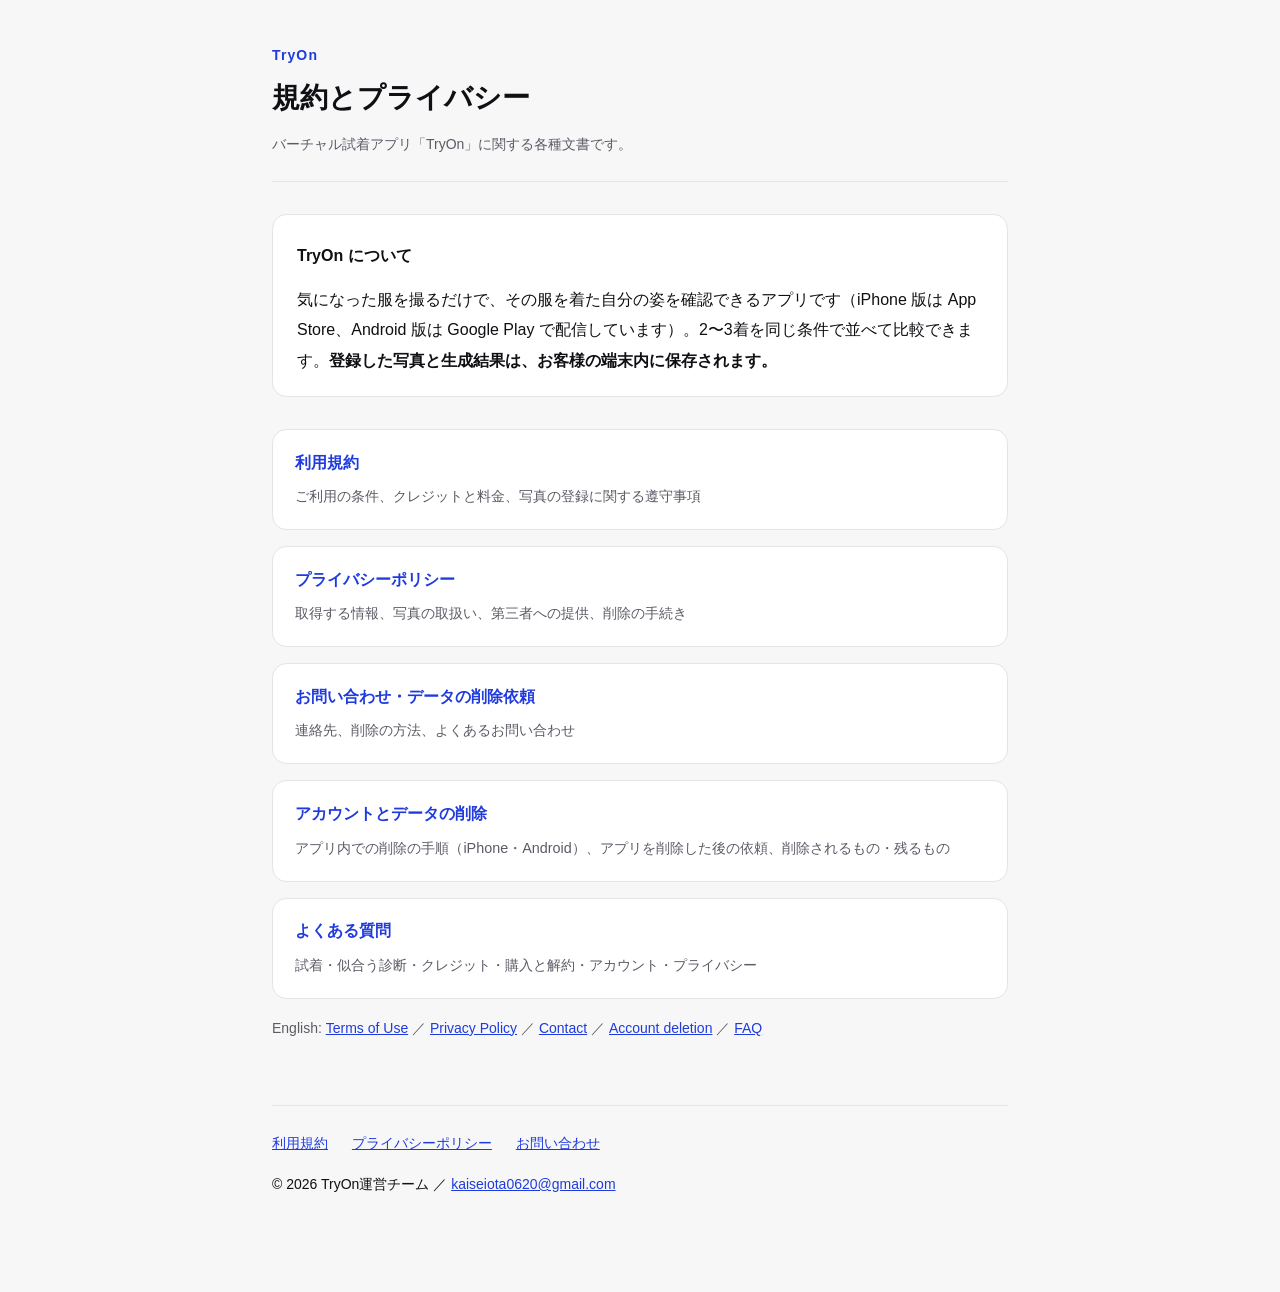
<file: index.html>
<!DOCTYPE html>
<html lang="ja">
<head>
<meta charset="utf-8">
<meta name="viewport" content="width=device-width, initial-scale=1">
<title>TryOn — 規約とプライバシー</title>
<meta name="description" content="バーチャル試着アプリ TryOn の利用規約、プライバシーポリシー、お問い合わせ窓口です。">
<link rel="stylesheet" href="style.css">
</head>
<body>

<header>
  <span class="app-name">TryOn</span>
  <h1>規約とプライバシー</h1>
  <p class="meta">バーチャル試着アプリ「TryOn」に関する各種文書です。</p>
</header>

<main>

<div class="summary">
  <h2>TryOn について</h2>
  <p style="margin-bottom:0;">気になった服を撮るだけで、その服を着た自分の姿を確認できるアプリです（iPhone 版は App Store、Android 版は Google Play で配信しています）。2〜3着を同じ条件で並べて比較できます。<strong>登録した写真と生成結果は、お客様の端末内に保存されます。</strong></p>
</div>

<ul class="card-links">
  <li>
    <a href="terms.html">
      <strong>利用規約</strong>
      <span>ご利用の条件、クレジットと料金、写真の登録に関する遵守事項</span>
    </a>
  </li>
  <li>
    <a href="privacy.html">
      <strong>プライバシーポリシー</strong>
      <span>取得する情報、写真の取扱い、第三者への提供、削除の手続き</span>
    </a>
  </li>
  <li>
    <a href="support.html">
      <strong>お問い合わせ・データの削除依頼</strong>
      <span>連絡先、削除の方法、よくあるお問い合わせ</span>
    </a>
  </li>
  <li>
    <a href="delete.html">
      <strong>アカウントとデータの削除</strong>
      <span>アプリ内での削除の手順（iPhone・Android）、アプリを削除した後の依頼、削除されるもの・残るもの</span>
    </a>
  </li>
  <li>
    <a href="faq.html">
      <strong>よくある質問</strong>
      <span>試着・似合う診断・クレジット・購入と解約・アカウント・プライバシー</span>
    </a>
  </li>
</ul>
<p class="meta">English: <a href="terms_en.html" lang="en">Terms of Use</a> ／ <a href="privacy_en.html" lang="en">Privacy Policy</a> ／ <a href="support_en.html" lang="en">Contact</a> ／ <a href="delete_en.html" lang="en">Account deletion</a> ／ <a href="faq_en.html" lang="en">FAQ</a></p>

</main>

<footer>
  <nav>
    <a href="terms.html">利用規約</a>
    <a href="privacy.html">プライバシーポリシー</a>
    <a href="support.html">お問い合わせ</a>
  </nav>
  <p>© 2026 TryOn運営チーム ／ <a href="mailto:kaiseiota0620@gmail.com">kaiseiota0620@gmail.com</a></p>
</footer>

</body>
</html>
</file>
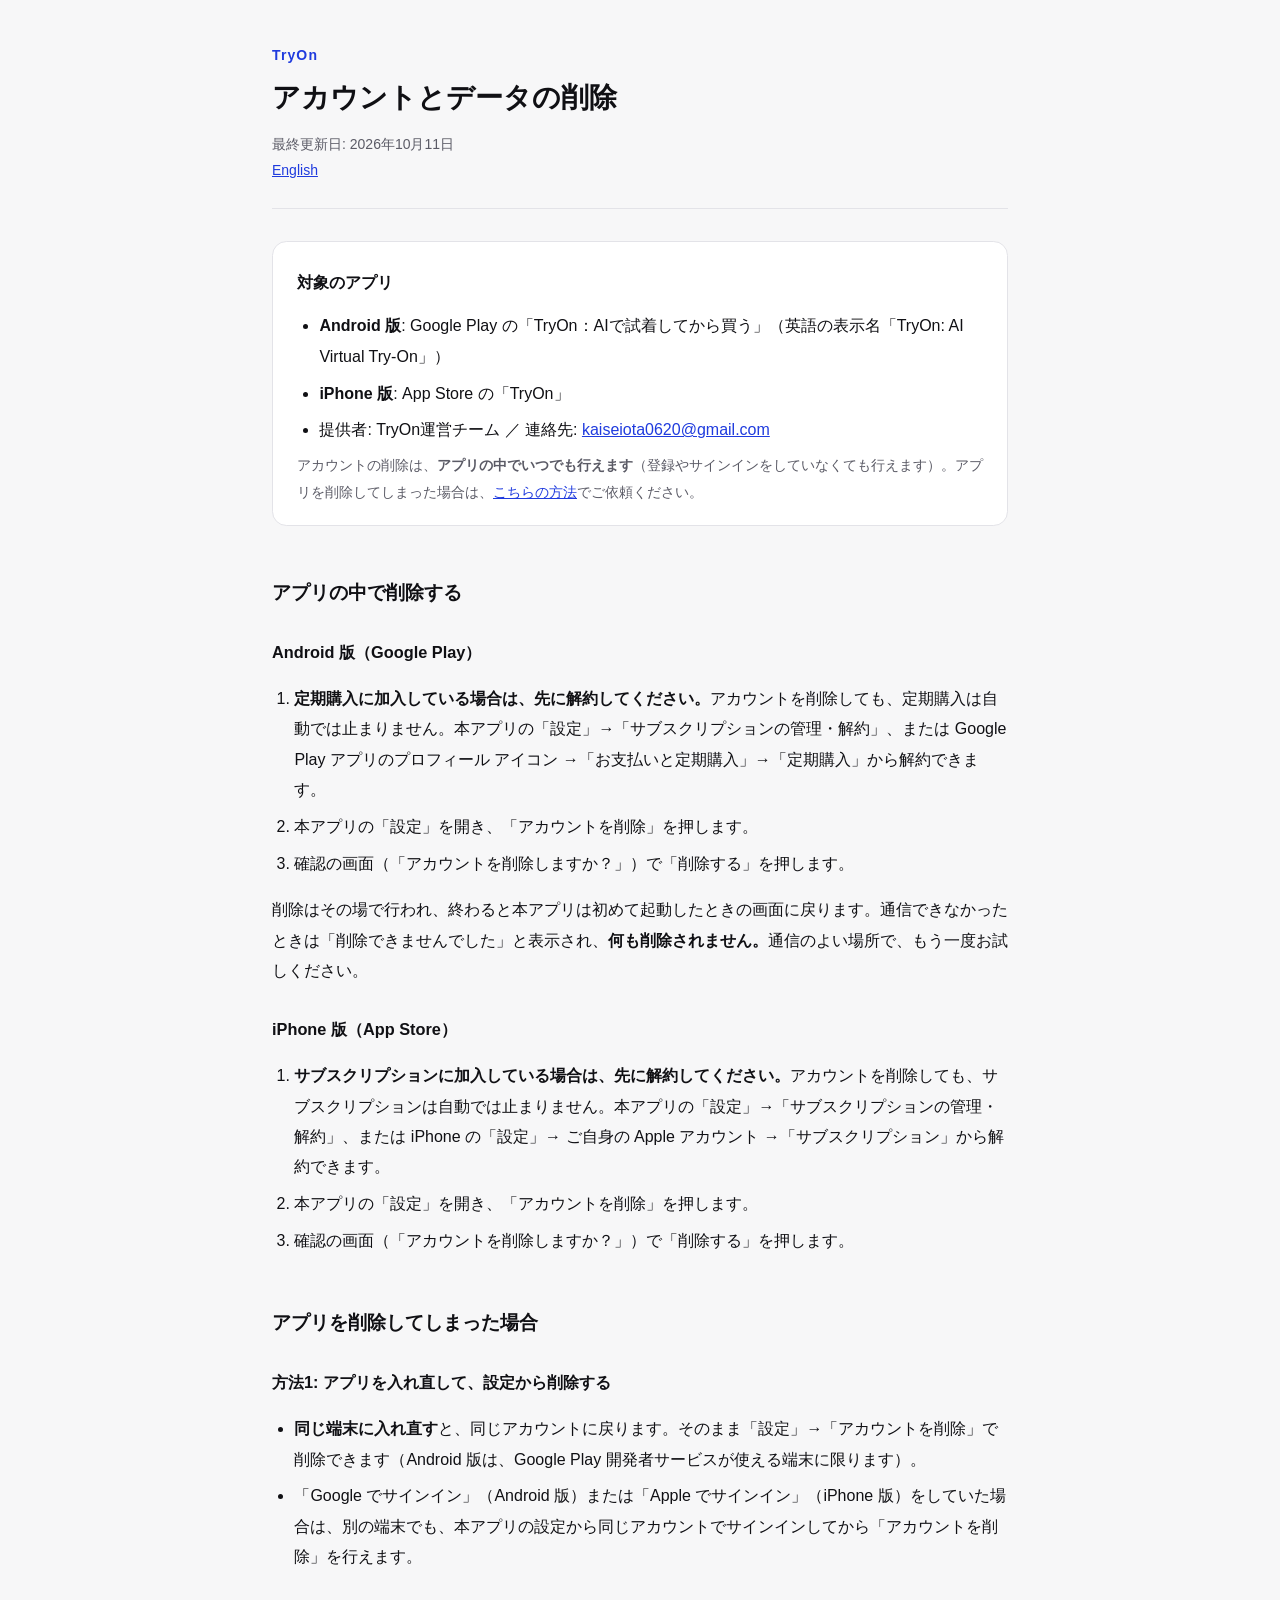
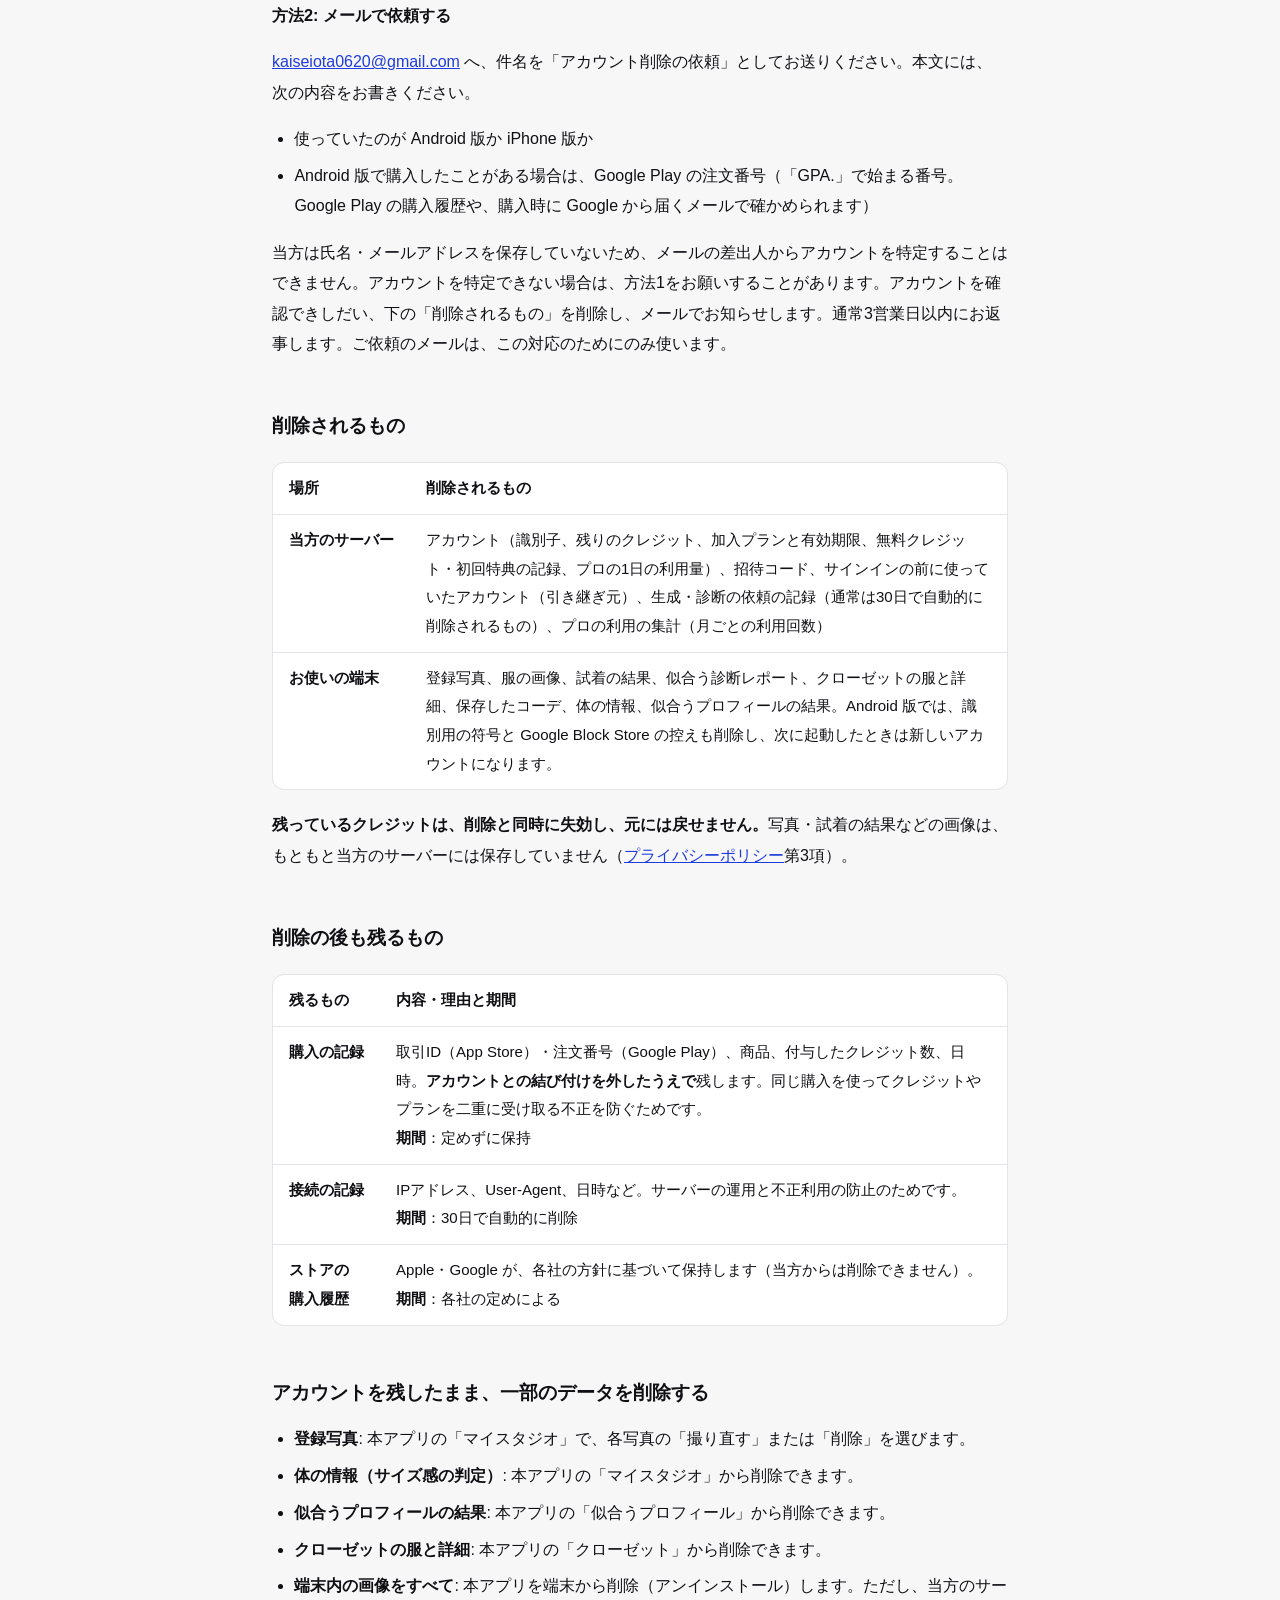
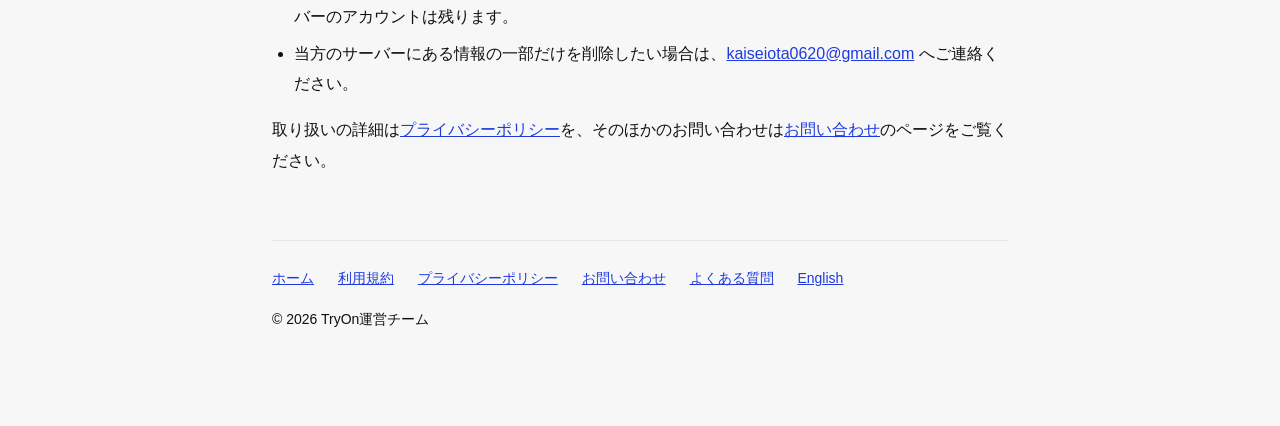
<file: delete.html>
<!DOCTYPE html>
<html lang="ja">
<head>
<meta charset="utf-8">
<meta name="viewport" content="width=device-width, initial-scale=1">
<title>アカウントとデータの削除 | TryOn</title>
<meta name="description" content="TryOn（iPhone 版・Android 版）のアカウントとデータを削除する方法。アプリ内での手順、アプリを削除した後の依頼のしかた、削除されるもの・残るもの。">
<link rel="stylesheet" href="style.css">
<link rel="alternate" hreflang="en" href="delete_en.html">
</head>
<body>

<header>
  <a class="app-name" href="index.html">TryOn</a>
  <h1>アカウントとデータの削除</h1>
  <p class="meta">最終更新日: 2026年10月11日</p>
  <p class="meta"><a href="delete_en.html" lang="en" hreflang="en">English</a></p>
</header>

<main>

<div class="summary">
  <h2>対象のアプリ</h2>
  <ul>
    <li><strong>Android 版</strong>: Google Play の「TryOn：AIで試着してから買う」（英語の表示名「TryOn: AI Virtual Try-On」）</li>
    <li><strong>iPhone 版</strong>: App Store の「TryOn」</li>
    <li>提供者: TryOn運営チーム ／ 連絡先: <a href="mailto:kaiseiota0620@gmail.com">kaiseiota0620@gmail.com</a></li>
  </ul>
  <p class="meta" style="margin-bottom:0;">アカウントの削除は、<strong>アプリの中でいつでも行えます</strong>（登録やサインインをしていなくても行えます）。アプリを削除してしまった場合は、<a href="#request">こちらの方法</a>でご依頼ください。</p>
</div>

<h2 id="in-app">アプリの中で削除する</h2>

<h3 id="android">Android 版（Google Play）</h3>
<ol>
  <li><strong>定期購入に加入している場合は、先に解約してください。</strong>アカウントを削除しても、定期購入は自動では止まりません。本アプリの「設定」→「サブスクリプションの管理・解約」、または Google Play アプリのプロフィール アイコン →「お支払いと定期購入」→「定期購入」から解約できます。</li>
  <li>本アプリの「設定」を開き、「アカウントを削除」を押します。</li>
  <li>確認の画面（「アカウントを削除しますか？」）で「削除する」を押します。</li>
</ol>
<p>削除はその場で行われ、終わると本アプリは初めて起動したときの画面に戻ります。通信できなかったときは「削除できませんでした」と表示され、<strong>何も削除されません。</strong>通信のよい場所で、もう一度お試しください。</p>

<h3 id="ios">iPhone 版（App Store）</h3>
<ol>
  <li><strong>サブスクリプションに加入している場合は、先に解約してください。</strong>アカウントを削除しても、サブスクリプションは自動では止まりません。本アプリの「設定」→「サブスクリプションの管理・解約」、または iPhone の「設定」→ ご自身の Apple アカウント →「サブスクリプション」から解約できます。</li>
  <li>本アプリの「設定」を開き、「アカウントを削除」を押します。</li>
  <li>確認の画面（「アカウントを削除しますか？」）で「削除する」を押します。</li>
</ol>

<h2 id="request">アプリを削除してしまった場合</h2>

<h3>方法1: アプリを入れ直して、設定から削除する</h3>
<ul>
  <li><strong>同じ端末に入れ直す</strong>と、同じアカウントに戻ります。そのまま「設定」→「アカウントを削除」で削除できます（Android 版は、Google Play 開発者サービスが使える端末に限ります）。</li>
  <li>「Google でサインイン」（Android 版）または「Apple でサインイン」（iPhone 版）をしていた場合は、別の端末でも、本アプリの設定から同じアカウントでサインインしてから「アカウントを削除」を行えます。</li>
</ul>

<h3>方法2: メールで依頼する</h3>
<p><a href="mailto:kaiseiota0620@gmail.com?subject=%E3%82%A2%E3%82%AB%E3%82%A6%E3%83%B3%E3%83%88%E5%89%8A%E9%99%A4%E3%81%AE%E4%BE%9D%E9%A0%BC">kaiseiota0620@gmail.com</a> へ、件名を「アカウント削除の依頼」としてお送りください。本文には、次の内容をお書きください。</p>
<ul>
  <li>使っていたのが Android 版か iPhone 版か</li>
  <li>Android 版で購入したことがある場合は、Google Play の注文番号（「GPA.」で始まる番号。Google Play の購入履歴や、購入時に Google から届くメールで確かめられます）</li>
</ul>
<p>当方は氏名・メールアドレスを保存していないため、メールの差出人からアカウントを特定することはできません。アカウントを特定できない場合は、方法1をお願いすることがあります。アカウントを確認できしだい、下の「削除されるもの」を削除し、メールでお知らせします。通常3営業日以内にお返事します。ご依頼のメールは、この対応のためにのみ使います。</p>

<h2 id="deleted">削除されるもの</h2>
<div class="table-scroll">
<table>
  <thead>
    <tr><th>場所</th><th>削除されるもの</th></tr>
  </thead>
  <tbody>
    <tr>
      <th>当方のサーバー</th>
      <td>アカウント（識別子、残りのクレジット、加入プランと有効期限、無料クレジット・初回特典の記録、プロの1日の利用量）、招待コード、サインインの前に使っていたアカウント（引き継ぎ元）、生成・診断の依頼の記録（通常は30日で自動的に削除されるもの）、プロの利用の集計（月ごとの利用回数）</td>
    </tr>
    <tr>
      <th>お使いの端末</th>
      <td>登録写真、服の画像、試着の結果、似合う診断レポート、クローゼットの服と詳細、保存したコーデ、体の情報、似合うプロフィールの結果。Android 版では、識別用の符号と Google Block Store の控えも削除し、次に起動したときは新しいアカウントになります。</td>
    </tr>
  </tbody>
</table>
</div>
<p><strong>残っているクレジットは、削除と同時に失効し、元には戻せません。</strong>写真・試着の結果などの画像は、もともと当方のサーバーには保存していません（<a href="privacy.html">プライバシーポリシー</a>第3項）。</p>

<h2 id="kept">削除の後も残るもの</h2>
<div class="table-scroll">
<table>
  <thead>
    <tr><th>残るもの</th><th>内容・理由と期間</th></tr>
  </thead>
  <tbody>
    <tr>
      <th>購入の記録</th>
      <td>取引ID（App Store）・注文番号（Google Play）、商品、付与したクレジット数、日時。<strong>アカウントとの結び付けを外したうえで</strong>残します。同じ購入を使ってクレジットやプランを二重に受け取る不正を防ぐためです。<br><strong>期間</strong>：定めずに保持</td>
    </tr>
    <tr>
      <th>接続の記録</th>
      <td>IPアドレス、User-Agent、日時など。サーバーの運用と不正利用の防止のためです。<br><strong>期間</strong>：30日で自動的に削除</td>
    </tr>
    <tr>
      <th>ストアの<br>購入履歴</th>
      <td>Apple・Google が、各社の方針に基づいて保持します（当方からは削除できません）。<br><strong>期間</strong>：各社の定めによる</td>
    </tr>
  </tbody>
</table>
</div>

<h2 id="partial">アカウントを残したまま、一部のデータを削除する</h2>
<ul>
  <li><strong>登録写真</strong>: 本アプリの「マイスタジオ」で、各写真の「撮り直す」または「削除」を選びます。</li>
  <li><strong>体の情報（サイズ感の判定）</strong>: 本アプリの「マイスタジオ」から削除できます。</li>
  <li><strong>似合うプロフィールの結果</strong>: 本アプリの「似合うプロフィール」から削除できます。</li>
  <li><strong>クローゼットの服と詳細</strong>: 本アプリの「クローゼット」から削除できます。</li>
  <li><strong>端末内の画像をすべて</strong>: 本アプリを端末から削除（アンインストール）します。ただし、当方のサーバーのアカウントは残ります。</li>
  <li>当方のサーバーにある情報の一部だけを削除したい場合は、<a href="mailto:kaiseiota0620@gmail.com">kaiseiota0620@gmail.com</a> へご連絡ください。</li>
</ul>

<p>取り扱いの詳細は<a href="privacy.html">プライバシーポリシー</a>を、そのほかのお問い合わせは<a href="support.html">お問い合わせ</a>のページをご覧ください。</p>

</main>

<footer>
  <nav>
    <a href="index.html">ホーム</a>
    <a href="terms.html">利用規約</a>
    <a href="privacy.html">プライバシーポリシー</a>
    <a href="support.html">お問い合わせ</a>
    <a href="faq.html">よくある質問</a>
    <a href="delete_en.html" lang="en" hreflang="en">English</a>
  </nav>
  <p>© 2026 TryOn運営チーム</p>
</footer>

</body>
</html>
</file>
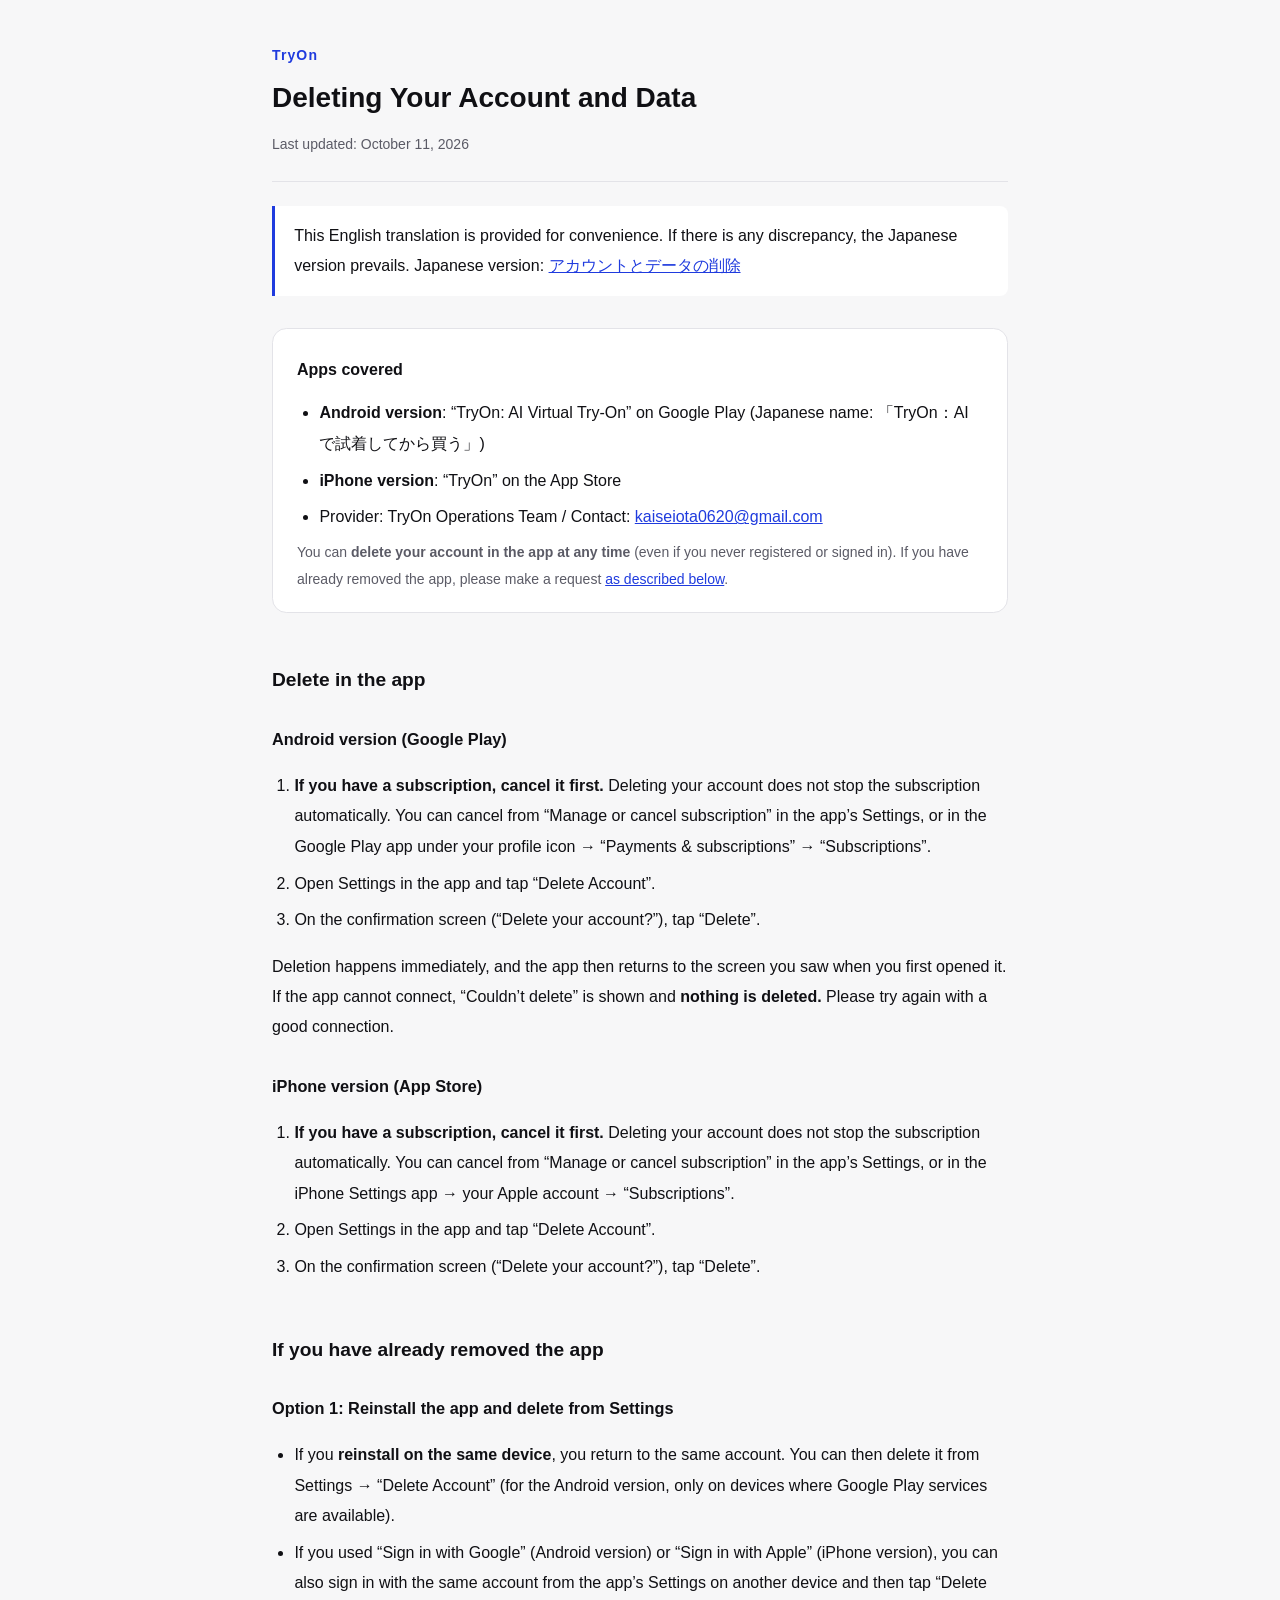
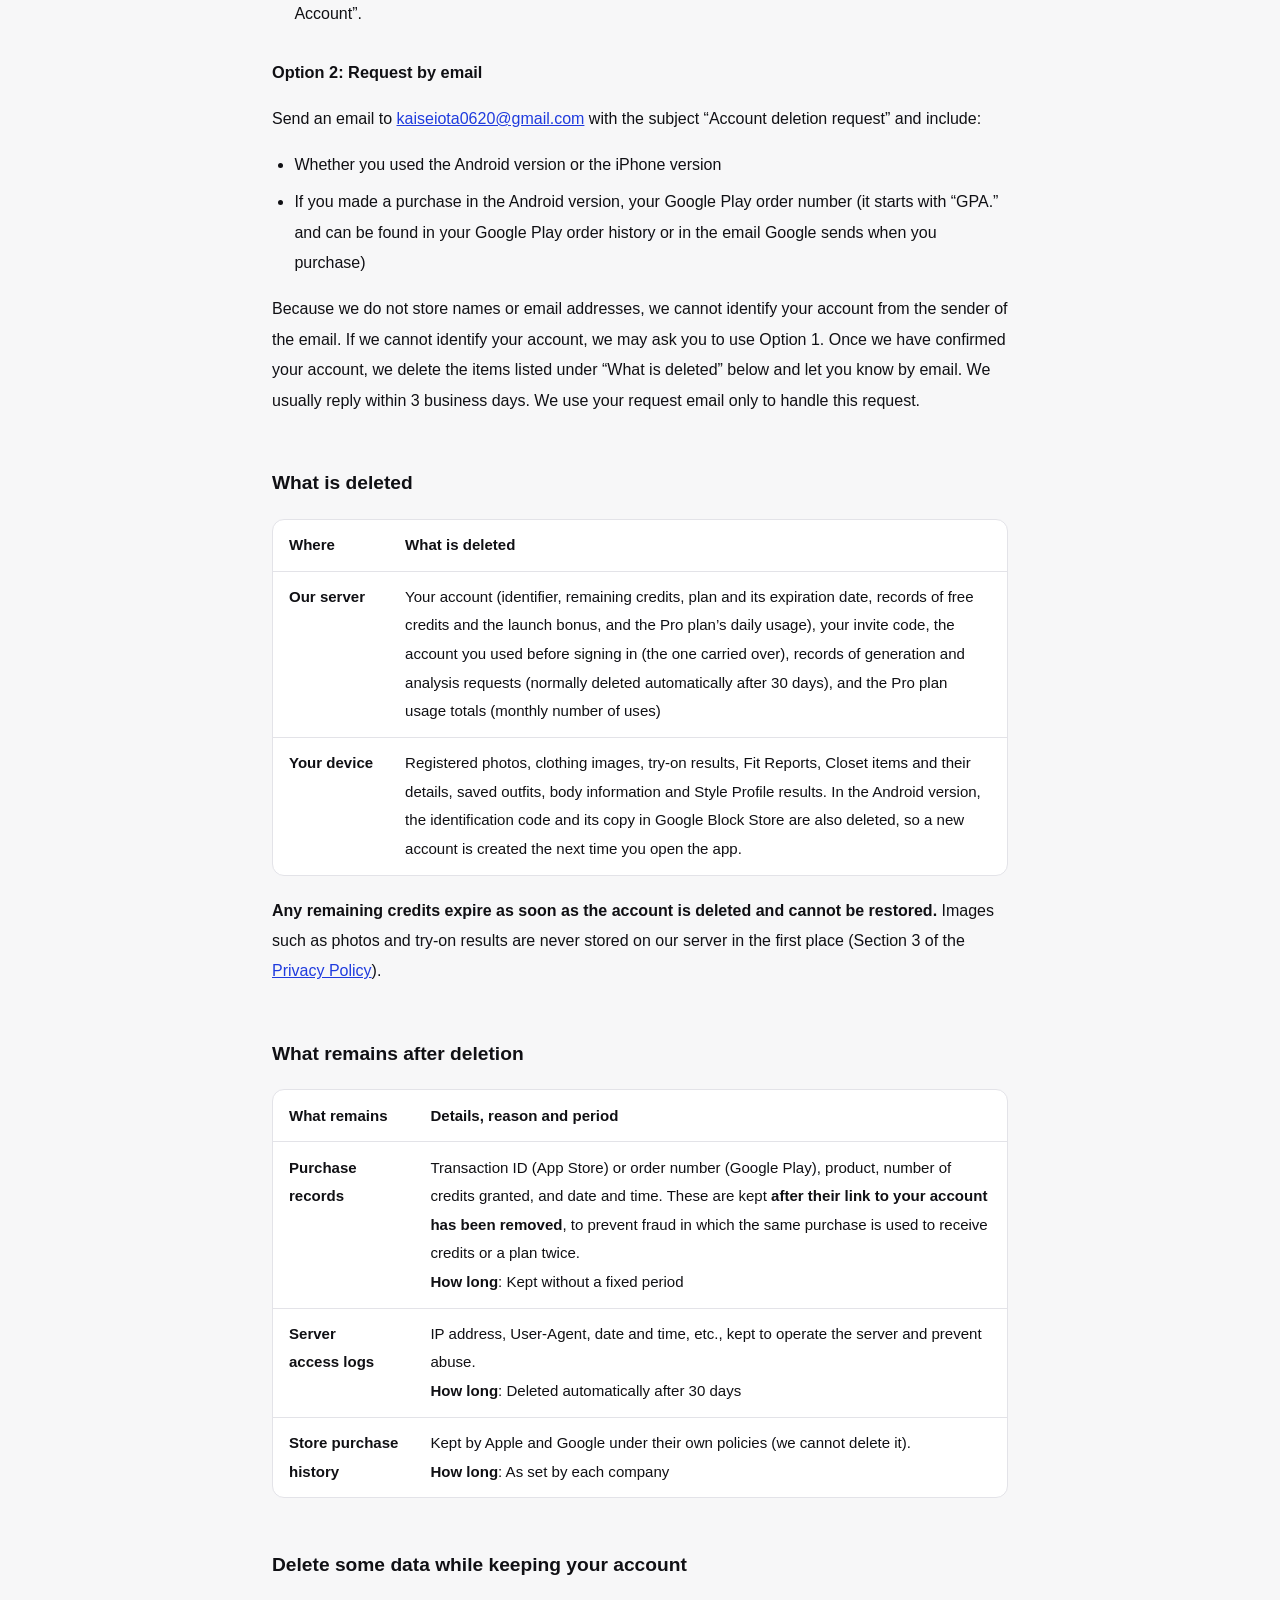
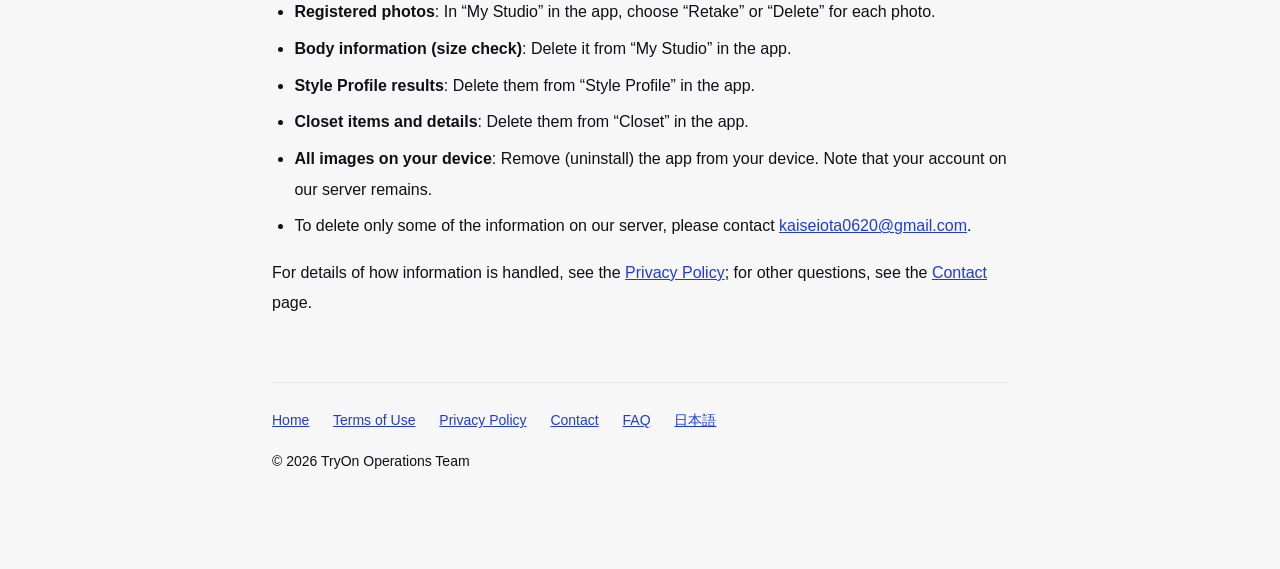
<file: delete_en.html>
<!DOCTYPE html>
<html lang="en">
<head>
<meta charset="utf-8">
<meta name="viewport" content="width=device-width, initial-scale=1">
<title>Deleting Your Account and Data | TryOn</title>
<meta name="description" content="How to delete your TryOn account and data (iPhone and Android): steps in the app, how to request deletion after removing the app, and what is deleted and what remains.">
<link rel="stylesheet" href="style.css">
<link rel="alternate" hreflang="ja" href="delete.html">
</head>
<body>

<header>
  <a class="app-name" href="index.html">TryOn</a>
  <h1>Deleting Your Account and Data</h1>
  <p class="meta">Last updated: October 11, 2026</p>
</header>

<main>

<div class="notice">
  <p>This English translation is provided for convenience. If there is any discrepancy, the Japanese version prevails. Japanese version: <a href="delete.html" lang="ja" hreflang="ja">アカウントとデータの削除</a></p>
</div>

<div class="summary">
  <h2>Apps covered</h2>
  <ul>
    <li><strong>Android version</strong>: “TryOn: AI Virtual Try-On” on Google Play (Japanese name: 「TryOn：AIで試着してから買う」)</li>
    <li><strong>iPhone version</strong>: “TryOn” on the App Store</li>
    <li>Provider: TryOn Operations Team / Contact: <a href="mailto:kaiseiota0620@gmail.com">kaiseiota0620@gmail.com</a></li>
  </ul>
  <p class="meta" style="margin-bottom:0;">You can <strong>delete your account in the app at any time</strong> (even if you never registered or signed in). If you have already removed the app, please make a request <a href="#request">as described below</a>.</p>
</div>

<h2 id="in-app">Delete in the app</h2>

<h3 id="android">Android version (Google Play)</h3>
<ol>
  <li><strong>If you have a subscription, cancel it first.</strong> Deleting your account does not stop the subscription automatically. You can cancel from “Manage or cancel subscription” in the app’s Settings, or in the Google Play app under your profile icon → “Payments &amp; subscriptions” → “Subscriptions”.</li>
  <li>Open Settings in the app and tap “Delete Account”.</li>
  <li>On the confirmation screen (“Delete your account?”), tap “Delete”.</li>
</ol>
<p>Deletion happens immediately, and the app then returns to the screen you saw when you first opened it. If the app cannot connect, “Couldn’t delete” is shown and <strong>nothing is deleted.</strong> Please try again with a good connection.</p>

<h3 id="ios">iPhone version (App Store)</h3>
<ol>
  <li><strong>If you have a subscription, cancel it first.</strong> Deleting your account does not stop the subscription automatically. You can cancel from “Manage or cancel subscription” in the app’s Settings, or in the iPhone Settings app → your Apple account → “Subscriptions”.</li>
  <li>Open Settings in the app and tap “Delete Account”.</li>
  <li>On the confirmation screen (“Delete your account?”), tap “Delete”.</li>
</ol>

<h2 id="request">If you have already removed the app</h2>

<h3>Option 1: Reinstall the app and delete from Settings</h3>
<ul>
  <li>If you <strong>reinstall on the same device</strong>, you return to the same account. You can then delete it from Settings → “Delete Account” (for the Android version, only on devices where Google Play services are available).</li>
  <li>If you used “Sign in with Google” (Android version) or “Sign in with Apple” (iPhone version), you can also sign in with the same account from the app’s Settings on another device and then tap “Delete Account”.</li>
</ul>

<h3>Option 2: Request by email</h3>
<p>Send an email to <a href="mailto:kaiseiota0620@gmail.com?subject=Account%20deletion%20request">kaiseiota0620@gmail.com</a> with the subject “Account deletion request” and include:</p>
<ul>
  <li>Whether you used the Android version or the iPhone version</li>
  <li>If you made a purchase in the Android version, your Google Play order number (it starts with “GPA.” and can be found in your Google Play order history or in the email Google sends when you purchase)</li>
</ul>
<p>Because we do not store names or email addresses, we cannot identify your account from the sender of the email. If we cannot identify your account, we may ask you to use Option 1. Once we have confirmed your account, we delete the items listed under “What is deleted” below and let you know by email. We usually reply within 3 business days. We use your request email only to handle this request.</p>

<h2 id="deleted">What is deleted</h2>
<div class="table-scroll">
<table>
  <thead>
    <tr><th>Where</th><th>What is deleted</th></tr>
  </thead>
  <tbody>
    <tr>
      <th>Our server</th>
      <td>Your account (identifier, remaining credits, plan and its expiration date, records of free credits and the launch bonus, and the Pro plan’s daily usage), your invite code, the account you used before signing in (the one carried over), records of generation and analysis requests (normally deleted automatically after 30 days), and the Pro plan usage totals (monthly number of uses)</td>
    </tr>
    <tr>
      <th>Your device</th>
      <td>Registered photos, clothing images, try-on results, Fit Reports, Closet items and their details, saved outfits, body information and Style Profile results. In the Android version, the identification code and its copy in Google Block Store are also deleted, so a new account is created the next time you open the app.</td>
    </tr>
  </tbody>
</table>
</div>
<p><strong>Any remaining credits expire as soon as the account is deleted and cannot be restored.</strong> Images such as photos and try-on results are never stored on our server in the first place (Section 3 of the <a href="privacy_en.html">Privacy Policy</a>).</p>

<h2 id="kept">What remains after deletion</h2>
<div class="table-scroll">
<table>
  <thead>
    <tr><th>What remains</th><th>Details, reason and period</th></tr>
  </thead>
  <tbody>
    <tr>
      <th>Purchase<br>records</th>
      <td>Transaction ID (App Store) or order number (Google Play), product, number of credits granted, and date and time. These are kept <strong>after their link to your account has been removed</strong>, to prevent fraud in which the same purchase is used to receive credits or a plan twice.<br><strong>How long</strong>: Kept without a fixed period</td>
    </tr>
    <tr>
      <th>Server<br>access logs</th>
      <td>IP address, User-Agent, date and time, etc., kept to operate the server and prevent abuse.<br><strong>How long</strong>: Deleted automatically after 30 days</td>
    </tr>
    <tr>
      <th>Store purchase<br>history</th>
      <td>Kept by Apple and Google under their own policies (we cannot delete it).<br><strong>How long</strong>: As set by each company</td>
    </tr>
  </tbody>
</table>
</div>

<h2 id="partial">Delete some data while keeping your account</h2>
<ul>
  <li><strong>Registered photos</strong>: In “My Studio” in the app, choose “Retake” or “Delete” for each photo.</li>
  <li><strong>Body information (size check)</strong>: Delete it from “My Studio” in the app.</li>
  <li><strong>Style Profile results</strong>: Delete them from “Style Profile” in the app.</li>
  <li><strong>Closet items and details</strong>: Delete them from “Closet” in the app.</li>
  <li><strong>All images on your device</strong>: Remove (uninstall) the app from your device. Note that your account on our server remains.</li>
  <li>To delete only some of the information on our server, please contact <a href="mailto:kaiseiota0620@gmail.com">kaiseiota0620@gmail.com</a>.</li>
</ul>

<p>For details of how information is handled, see the <a href="privacy_en.html">Privacy Policy</a>; for other questions, see the <a href="support_en.html">Contact</a> page.</p>

</main>

<footer>
  <nav>
    <a href="index.html">Home</a>
    <a href="terms_en.html">Terms of Use</a>
    <a href="privacy_en.html">Privacy Policy</a>
    <a href="support_en.html">Contact</a>
    <a href="faq_en.html">FAQ</a>
    <a href="delete.html" lang="ja" hreflang="ja">日本語</a>
  </nav>
  <p>© 2026 TryOn Operations Team</p>
</footer>

</body>
</html>
</file>
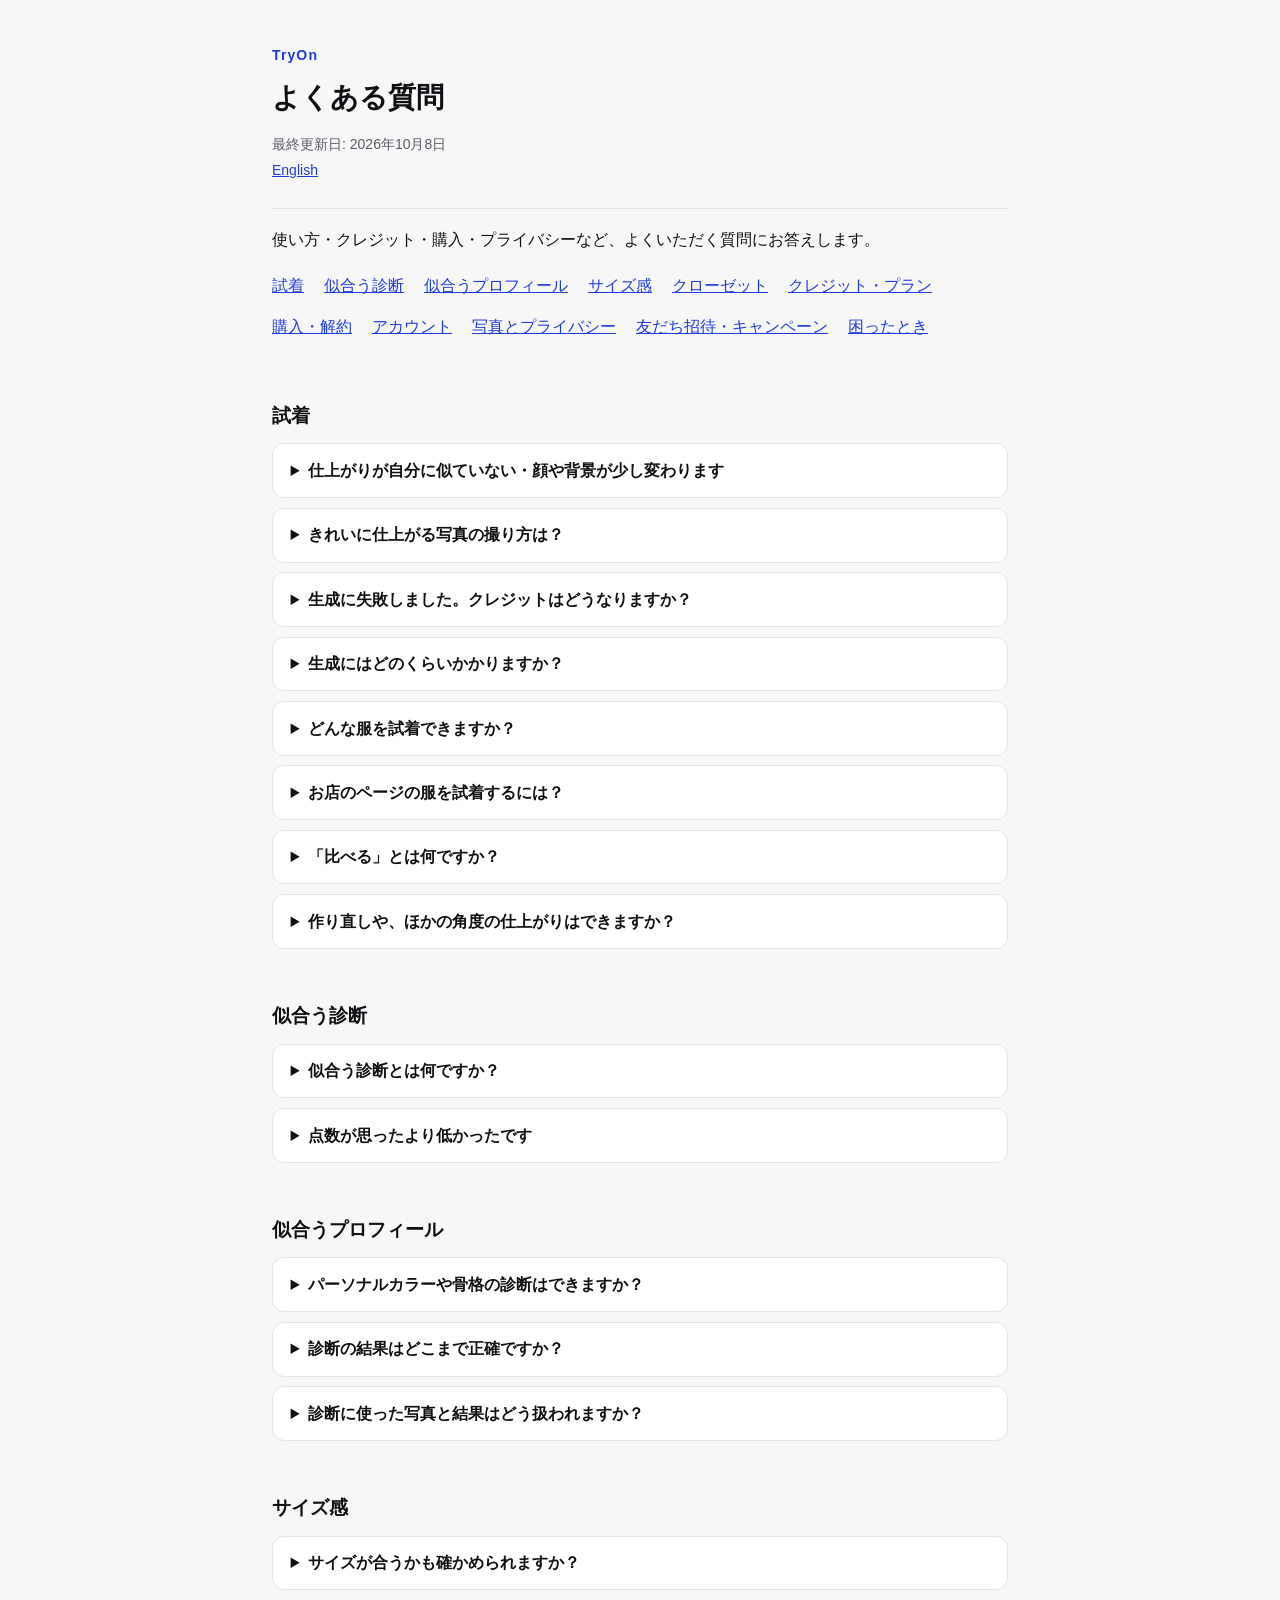
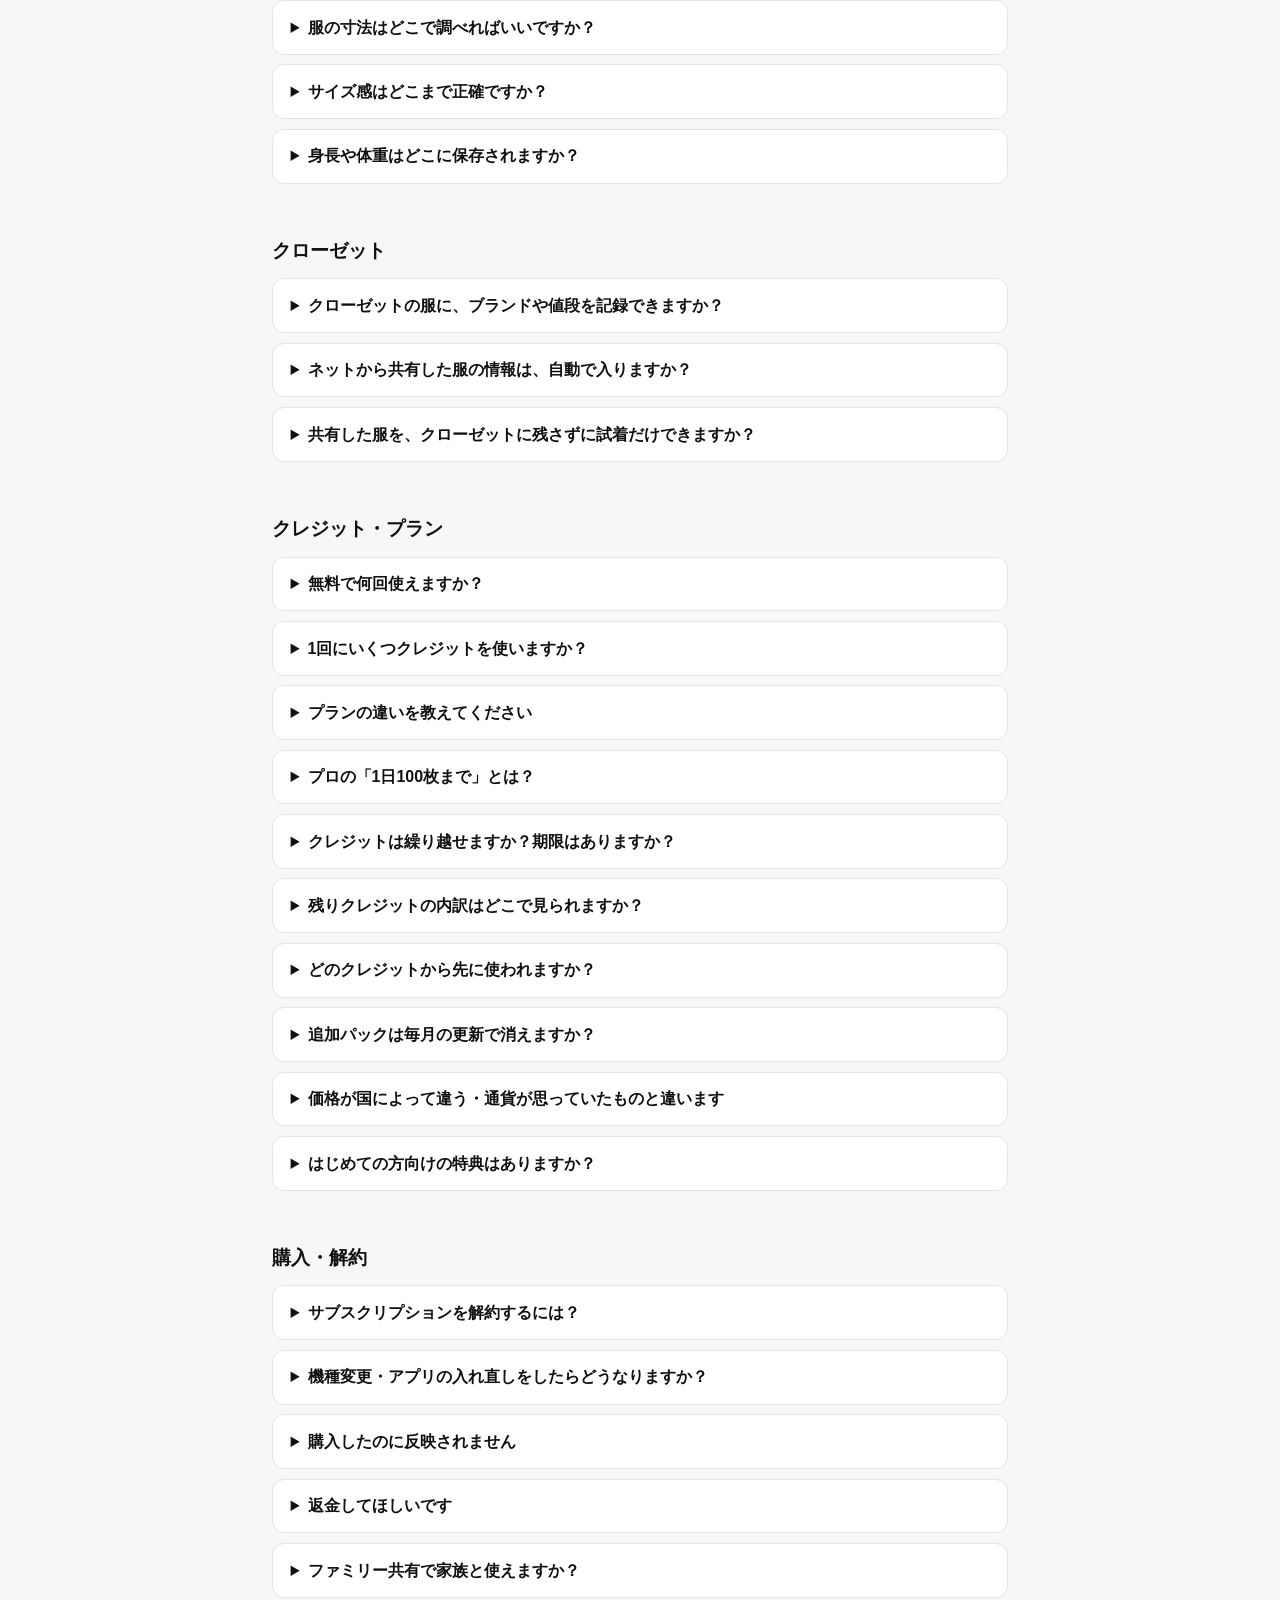
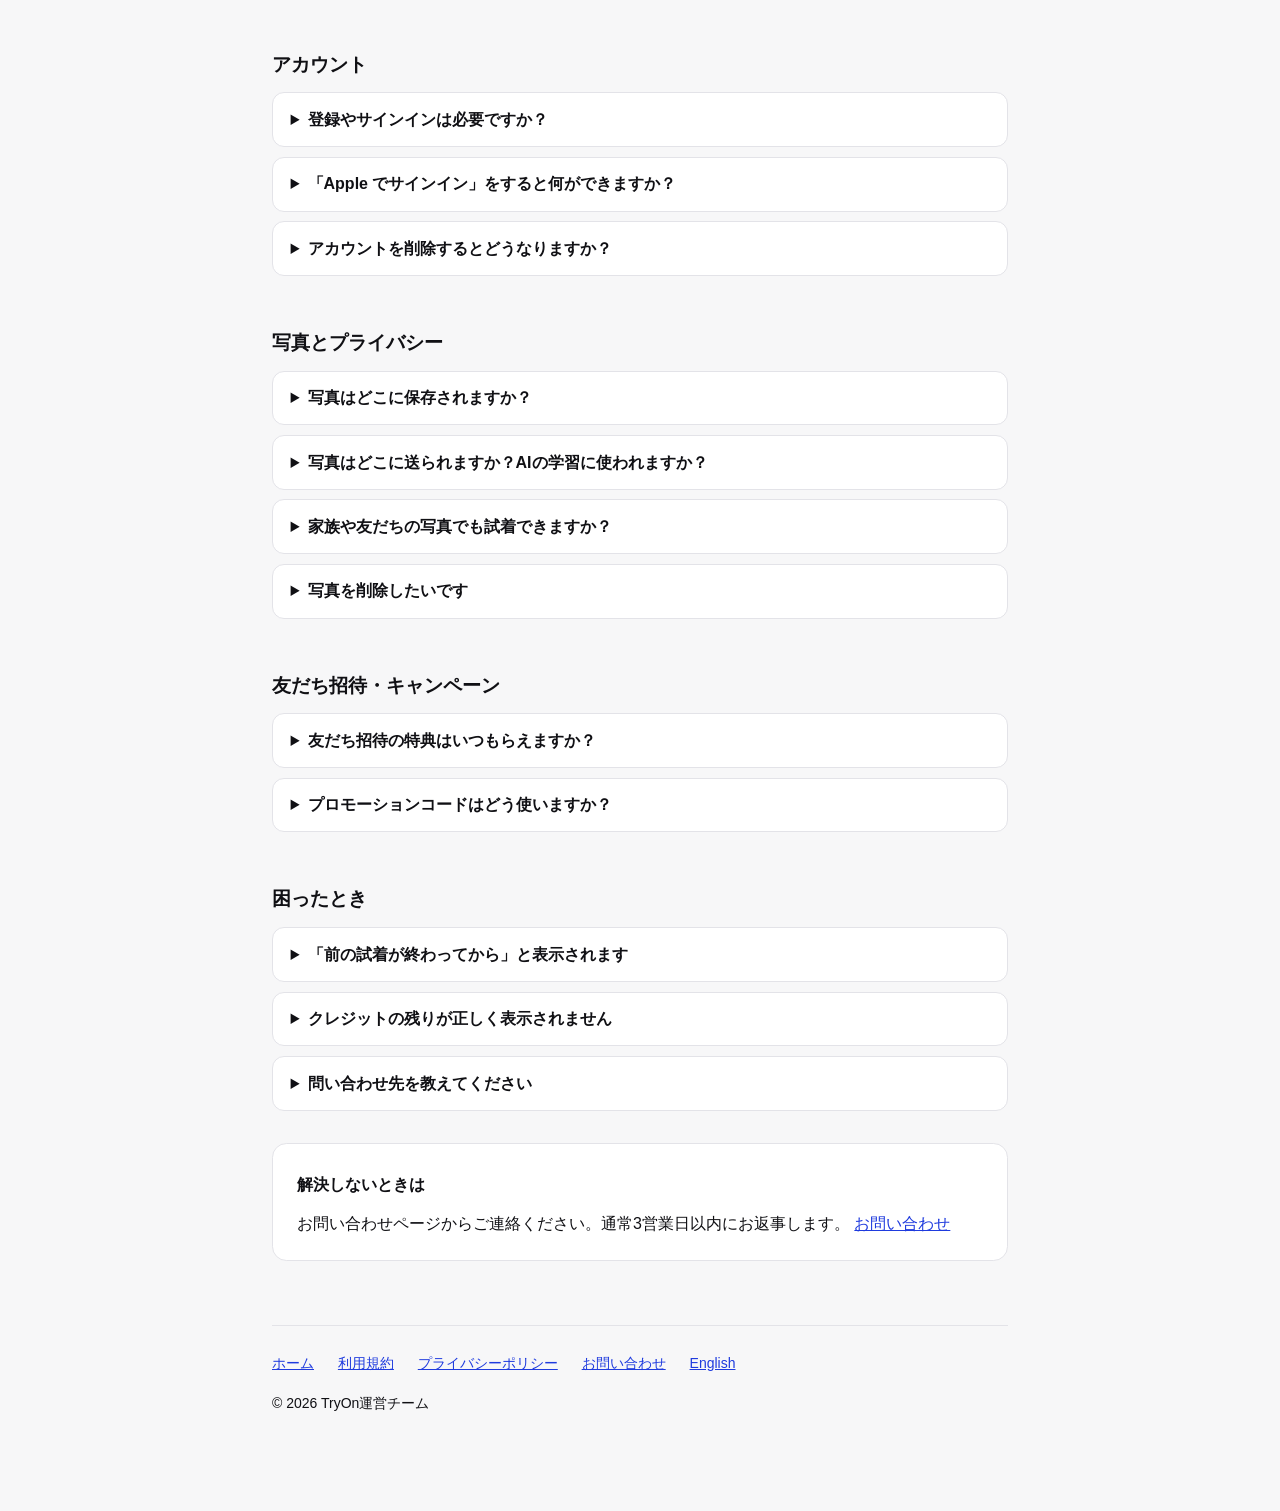
<file: faq.html>
<!DOCTYPE html>
<html lang="ja">
<head>
<meta charset="utf-8">
<meta name="viewport" content="width=device-width, initial-scale=1">
<title>よくある質問 | TryOn</title>
<meta name="description" content="TryOn のよくある質問。試着・似合う診断・クレジット・購入と解約・アカウント・プライバシーについて。">
<link rel="stylesheet" href="style.css">
<link rel="alternate" hreflang="en" href="faq_en.html">
</head>
<body>

<header>
  <a class="app-name" href="index.html">TryOn</a>
  <h1>よくある質問</h1>
  <p class="meta">最終更新日: 2026年10月8日</p>
  <p class="meta"><a href="faq_en.html" lang="en" hreflang="en">English</a></p>
</header>

<main>

<p>使い方・クレジット・購入・プライバシーなど、よくいただく質問にお答えします。</p>
<ul class="faq-toc">
  <li><a href="#tryon">試着</a></li>
  <li><a href="#report">似合う診断</a></li>
  <li><a href="#profile">似合うプロフィール</a></li>
  <li><a href="#size">サイズ感</a></li>
  <li><a href="#closet">クローゼット</a></li>
  <li><a href="#credits">クレジット・プラン</a></li>
  <li><a href="#purchase">購入・解約</a></li>
  <li><a href="#account">アカウント</a></li>
  <li><a href="#privacy">写真とプライバシー</a></li>
  <li><a href="#invite">友だち招待・キャンペーン</a></li>
  <li><a href="#help">困ったとき</a></li>
</ul>

<h2 id="tryon">試着</h2>
<details class="faq" id="tryon-likeness">
  <summary>仕上がりが自分に似ていない・顔や背景が少し変わります</summary>
  <p>試着の画像はAIによるシミュレーションのため、顔立ちや背景が少し変わることがあります。マイスタジオに顔がはっきり写った「上半身」の写真も登録しておくと、顔立ちが安定しやすくなります。明るい場所で撮り直した写真や、作り直し（1回1クレジット）を試すのもおすすめです。それでもおかしな仕上がりや不快な内容があったときは、結果の画面の「問題を報告」からお知らせください。</p>
</details>
<details class="faq" id="tryon-photoTips">
  <summary>きれいに仕上がる写真の撮り方は？</summary>
  <p>背景が白く明るい場所で、頭から足先まで入るように撮ってください。体のラインが分かる服装（厚手の上着は脱ぐ）で、正面を向き、腕は体から少し離すのがコツです。暗い場所・足先が切れている・人が複数写っている写真は、うまくいきにくくなります。</p>
</details>
<details class="faq" id="tryon-failed">
  <summary>生成に失敗しました。クレジットはどうなりますか？</summary>
  <p>画像ができなかったときは、使ったクレジットを自動で全額お戻ししています。申請は必要ありません。「この写真では生成できませんでした」と出た場合は、明るい場所で撮り直すと成功しやすくなります。</p>
</details>
<details class="faq" id="tryon-time">
  <summary>生成にはどのくらいかかりますか？</summary>
  <p>試着はふつう数十秒、似合う診断は40〜60秒ほどです。混み合っているときは少し長くかかることがあります。ていねいに仕上げているので、少しだけお待ちください。</p>
</details>
<details class="faq" id="tryon-garments">
  <summary>どんな服を試着できますか？</summary>
  <p>トップス・上着・ボトムス・帽子・メガネ・イヤリング・マフラー・ネックレス・手袋・腕時計・指輪・ベルト・バッグ・靴・アクセサリーの15の部位を、自由に組み合わせて1枚に仕上げられます。指輪や腕時計は、見えやすいように手を軽く前に出した姿で仕上げます。下着など一部の服は対象外です。服は写真で撮るほか、お店のページから共有して取り込めます。</p>
</details>
<details class="faq" id="tryon-share">
  <summary>お店のページの服を試着するには？</summary>
  <p>Safari や通販アプリ、Instagram などで気になる服を開き、「共有」→「TryOn」を選ぶだけで届きます。撮り直しも部位の選択もいりません。くわしい手順は、設定の「お店のページから共有して試着する方法」で見られます。</p>
</details>
<details class="faq" id="tryon-compare">
  <summary>「比べる」とは何ですか？</summary>
  <p>同じ部位の候補を2〜3点、同じ条件で並べて生成できます。「どっちが似合う？」を見比べて決められ、結果はA・B・Cを振った1枚のカードにして友だちに送れます。クレジットは生成した枚数分を使います。</p>
</details>
<details class="faq" id="tryon-remake">
  <summary>作り直しや、ほかの角度の仕上がりはできますか？</summary>
  <p>同じ条件での作り直しは、1つの結果につき1回、1クレジットでできます。マイスタジオに「上半身」や「別の角度」の写真を登録すると、複数のアングルを1枚にまとめた仕上がりも選べます（消費するクレジットは同じです）。</p>
</details>
<h2 id="report">似合う診断</h2>
<details class="faq" id="report-what">
  <summary>似合う診断とは何ですか？</summary>
  <p>試着した姿を、色の相性・シルエット・サイズ感・雰囲気・着回し力の5項目でスタイリスト目線で採点し、似合っているところ・気をつけたいところ・手持ちの服との合わせ方まで1枚のレポートにまとめます。1回3クレジットで、作ったレポートは何度見直しても無料です。</p>
</details>
<details class="faq" id="report-lowScore">
  <summary>点数が思ったより低かったです</summary>
  <p>点数は「似合う・似合わない」を決めつけるものではなく、もっと良くするためのヒントです。「気をつけたいところ」や「合わせたい服」を参考に、小物や合わせる服を変えてもう一度試してみてください。点数が上がっていくのも楽しみ方のひとつです。診断はAIによる参考で、サイズや素材は実物でお確かめください。</p>
</details>
<h2 id="profile">似合うプロフィール</h2>
<details class="faq" id="profile-profileWhat">
  <summary>パーソナルカラーや骨格の診断はできますか？</summary>
  <p>はい、マイスタジオ（または設定）の「似合うプロフィール」で、パーソナルカラー・骨格・体の寸法の3つを、それぞれ1クレジットでいつでも診断できます（任意。プロプランの方は消費なし）。似合う色の色見本や、似合う形・素材・丈、推定した肩幅やウエストなどを根拠つきで詳しくお伝えします。診断しておくと、その結果をもとに似合う診断の採点と講評があなた向けになります。推定した体の寸法は、サイズ感の体の情報に取り込むこともできます。</p>
</details>
<details class="faq" id="profile-profileAccuracy">
  <summary>診断の結果はどこまで正確ですか？</summary>
  <p>写真から AI が推定したもので、専門家の診断の代わりではありません。そのぶん、判断の根拠と確かさ（高い・ふつう・低い）を一緒にお伝えします。パーソナルカラーは、昼間の窓際などの自然光で、メイクやフィルターを控えめにした顔の写真だと正確になります。骨格・体の寸法は、体のラインが分かる服の全身写真がおすすめです。確かさが低いときは撮り直しのヒントが出るので、写真を変えてもう一度診断してみてください。</p>
</details>
<details class="faq" id="profile-profilePrivacy">
  <summary>診断に使った写真と結果はどう扱われますか？</summary>
  <p>写真は診断のときだけ送られ、当社のサーバーには保存しません。結果はこの端末にだけ保存され、似合う診断のときに要約（似合う色やタイプの名前など）だけが使われます。推定した体の寸法の数値は送りません。結果は「似合うプロフィール」からいつでも削除でき、アカウントを削除したときも消えます。</p>
</details>
<h2 id="size">サイズ感</h2>
<details class="faq" id="size-sizeHow">
  <summary>サイズが合うかも確かめられますか？</summary>
  <p>はい、任意で確かめられます。マイスタジオの「サイズ感も確かめたい方は」で身長・体重・普段のサイズを入れ、試着の画面の「サイズ感も確かめる」で、商品ページのサイズ表にある寸法（着丈・身幅・肩幅・袖丈、ボトムスはウエスト・股下など）を入力してください。試着の結果に「裾は膝のあたり」「袖は手首から約3cm」のような目安が出ます。上着・トップス・ボトムスで使えます。</p>
</details>
<details class="faq" id="size-sizeChart">
  <summary>服の寸法はどこで調べればいいですか？</summary>
  <p>商品ページの「サイズ表」「サイズ詳細」に、サイズごとの寸法（cm）が載っています。買おうとしているサイズの数字をそのまま入れてください。同じMでもブランドによって寸法が違うので、普段のサイズ表記よりも寸法の方が正確に判定できます。身幅・わたり幅・裾幅は平置きで測った片面の幅です。分かる項目だけでも大丈夫です。</p>
</details>
<details class="faq" id="size-sizeAccuracy">
  <summary>サイズ感はどこまで正確ですか？</summary>
  <p>目安としてお使いください。文字で出る判定（裾・肩・袖・身幅など）は、入力した寸法と、身長から推定した体の位置で計算しているので、サイズ選びの参考にしやすい内容です。試着画像にもサイズ感を反映するようにしていますが、隣り合うサイズの小さな差などは正しく反映されないことがあります。迷ったときは文字の判定と商品ページのサイズ表を合わせてご確認ください。</p>
</details>
<details class="faq" id="size-sizePrivacy">
  <summary>身長や体重はどこに保存されますか？</summary>
  <p>お使いの端末の中にだけ保存されます（ほかの端末へは同期しません）。試着のときにだけ当方のサーバーへ送り、サイズ感の計算に使ったら保存せずに捨てます。画像を作るAIの委託先へは、計算した見た目の言葉（裾は膝のあたり など）と身長・サイズの表記だけを送り、体重や体の寸法そのものは送りません。入力はいつでもマイスタジオから削除でき、アカウントを削除したときも消えます。入力しなくても、ほかの機能はすべて使えます。</p>
</details>
<h2 id="closet">クローゼット</h2>
<details class="faq" id="closet-closetDetails">
  <summary>クローゼットの服に、ブランドや値段を記録できますか？</summary>
  <p>はい。クローゼットの服を長押しして「詳細を編集」を開くと、名前・ブランド・価格・購入店・商品ページのURL・サイズ・色・素材・季節・購入日・メモ、そして「持っている／検討中／見送った」を記録できます（すべて任意です）。クローゼットの上の検索欄では名前・ブランド・色・メモで探せて、並べ替え（追加日・価格・ブランド・名前）と絞り込み（部位・ブランド・季節・色・状態・価格）もできます。記録は端末の中にだけ保存されます。</p>
</details>
<details class="faq" id="closet-closetAutofill">
  <summary>ネットから共有した服の情報は、自動で入りますか？</summary>
  <p>はい、商品ページに公開されている情報から、読み取れた項目を自動で入れます（品名・ブランド・価格・購入店・色・素材など）。読み取れる項目はお店のページによって違い、読み取れなかった項目は空のままなので、詳細の編集から入れてください。違っていたら直せます。読み取りは端末の中で行い、ページの内容を当方のサーバーへ送ることはありません。</p>
</details>
<details class="faq" id="closet-closetSaveChoice">
  <summary>共有した服を、クローゼットに残さずに試着だけできますか？</summary>
  <p>はい。服が届いたときの画面で「クローゼットに保存する」をオフにすると、その試着だけに使い、クローゼットには残しません。オンのままなら、あとで見返したり手持ちの服と組み合わせたりできます。残した服も、クローゼットで長押しすればいつでも削除できます。</p>
</details>
<h2 id="credits">クレジット・プラン</h2>
<details class="faq" id="credits-free">
  <summary>無料で何回使えますか？</summary>
  <p>はじめての方には3クレジットをお渡ししていて、試着3回分です。友だち招待でも、あなたと友だちに5クレジットずつ増やせます。</p>
</details>
<details class="faq" id="credits-cost">
  <summary>1回にいくつクレジットを使いますか？</summary>
  <p>試着は1枚1クレジット（5点以上を組み合わせたコーデは2）、比べるは生成した枚数分、似合う診断は3、作り直しは1です。使う数は、実行する前に必ず画面に表示します。</p>
</details>
<details class="faq" id="credits-plans">
  <summary>プランの違いを教えてください</summary>
  <p>ライトは毎月90クレジット、標準は毎月220クレジットです。年額プランは2か月分お得で、クレジットは毎月補充されます。プロは1日100枚までクレジットを使わずに生成できます。プランに入らなくても、1回分（4クレジット）を買えます。有料プランの方は追加パック（50クレジット）も購入できます。価格はアプリのプラン画面でご確認ください。</p>
</details>
<details class="faq" id="credits-pro">
  <summary>プロの「1日100枚まで」とは？</summary>
  <p>プロに加入している間は、試着と似合う診断を1日100枚まで、クレジットを使わずに生成できます。似合う診断は1回を3枚分、比べるは枚数分として数えます。数は日本時間の0時に戻ります。同時に生成できるのは1件までで、上限に達したときはアプリでお知らせし、翌日0時からまたたっぷり使えます。</p>
</details>
<details class="faq" id="credits-carryOver">
  <summary>クレジットは繰り越せますか？期限はありますか？</summary>
  <p>毎月のプランのクレジットは、翌月には繰り越されず、毎月入れ替わります。追加パックのクレジットは毎月の入れ替えの対象外で、期限はありません（サブスクを解約しても残ります）。1回分・初回特典・友だち招待のクレジットにも期限はありません。内訳は、残数をタップすると見られます。</p>
</details>
<details class="faq" id="credits-breakdownWhere">
  <summary>残りクレジットの内訳はどこで見られますか？</summary>
  <p>ホーム右上の残り◯クレジット、または試着の画面の残数をタップすると、「毎月の分」「追加パック」「特典・1回分」に分けて表示します。設定の「残りクレジット」の下にも同じ内訳があります。毎月の分には、次に入れ替わる日も出ます。</p>
</details>
<details class="faq" id="credits-spendOrder">
  <summary>どのクレジットから先に使われますか？</summary>
  <p>なくなりやすいものから順に使います。まず毎月の分、次に追加パック、最後に特典・1回分です。期限のない特典・1回分は、いちばん最後まで残ります。</p>
</details>
<details class="faq" id="credits-packMonthly">
  <summary>追加パックは毎月の更新で消えますか？</summary>
  <p>消えません。毎月入れ替わるのは毎月の分だけで、追加パックはサブスクを続けている間ずっと残ります。たとえばライトで残りが「毎月の分0・追加パック40」なら、更新日のあとは「毎月の分90・追加パック40」になります。追加パックに期限はなく、サブスクを解約しても残ります。</p>
</details>
<details class="faq" id="credits-price">
  <summary>価格が国によって違う・通貨が思っていたものと違います</summary>
  <p>価格は App Store の国（Apple アカウントの国や地域）ごとに決まっていて、その国の通貨で表示・請求されます。アプリの表示言語を変えても価格は変わりません。表示されている価格が、そのまま実際のお支払い額です。</p>
</details>
<details class="faq" id="credits-launchOffer">
  <summary>はじめての方向けの特典はありますか？</summary>
  <p>アプリをはじめてから48時間以内に、はじめてライトか標準のプランに加入すると、月額では5、年額では100のクレジットを特典としてお渡しします（プロは対象外です）。残り時間はプラン画面に表示されます。</p>
</details>
<h2 id="purchase">購入・解約</h2>
<details class="faq" id="purchase-cancel">
  <summary>サブスクリプションを解約するには？</summary>
  <p>アプリの設定にある「サブスクリプションの管理・解約」から、いつでも解約できます（iPhone の「設定」＞Apple アカウント＞「サブスクリプション」からも同じ画面が開きます）。期間が終わる24時間前までに解約すれば次の更新は行われず、今の期間の終わりまでそのままお使いいただけます。</p>
</details>
<details class="faq" id="purchase-restore">
  <summary>機種変更・アプリの入れ直しをしたらどうなりますか？</summary>
  <p>サブスクリプションは、新しい端末でプラン画面の「購入を復元」を押せば、サインインしなくても引き続き使えます。同じ端末で入れ直した場合は、そのまま続きから使えます。クレジットも新しい端末で使いたいときは、前の端末で設定の「Apple でサインイン」をしておき、新しい端末でも同じ Apple アカウントでサインインしてください。写真や試着の結果は端末の中だけに保存しているため、新しい端末では写真を登録し直してください。</p>
</details>
<details class="faq" id="purchase-notApplied">
  <summary>購入したのに反映されません</summary>
  <p>通信のよい場所でアプリを開き直し、プラン画面の「購入を復元」を押してください。付与が終わらなかった購入は、アプリを開いたときにも自動で受け取り直します。それでも反映されないときは、購入した日時と商品名を添えてお問い合わせください。</p>
</details>
<details class="faq" id="purchase-refund">
  <summary>返金してほしいです</summary>
  <p>App Store での購入の返金は Apple が受け付けています。Apple の「問題を報告する」ページ（reportaproblem.apple.com）からお手続きください。</p>
</details>
<details class="faq" id="purchase-family">
  <summary>ファミリー共有で家族と使えますか？</summary>
  <p>プランやクレジットはファミリー共有の対象外で、ご購入いただいた方のアカウントでお使いいただけます。ご家族も、それぞれの iPhone で無料の3回からお試しいただけます。</p>
</details>
<h2 id="account">アカウント</h2>
<details class="faq" id="account-noSignup">
  <summary>登録やサインインは必要ですか？</summary>
  <p>必要ありません。ダウンロードしたらすぐ、試着・似合う診断・購入まで、すべての機能をお使いいただけます。氏名やメールアドレスもいただきません。</p>
</details>
<details class="faq" id="account-signIn">
  <summary>「Apple でサインイン」をすると何ができますか？</summary>
  <p>サインインは任意です。設定の「Apple でサインイン」からサインインすると、今のクレジットとプランを引き継いだまま、ほかの iPhone や iPad でも使えるようになります。氏名やメールアドレスは受け取りません。</p>
</details>
<details class="faq" id="account-delete">
  <summary>アカウントを削除するとどうなりますか？</summary>
  <p>設定の「アカウントを削除」から、アプリの中でいつでも削除できます。残っているクレジット・プラン・サーバー上の記録と、端末内の写真・試着の結果・ワードローブがすべて削除され、元には戻せません。購読中のサブスクリプションは自動では止まらないため、先に「サブスクリプションの管理・解約」から解約してください。</p>
</details>
<h2 id="privacy">写真とプライバシー</h2>
<details class="faq" id="privacy-storage">
  <summary>写真はどこに保存されますか？</summary>
  <p>登録した写真・服の画像・試着の結果は、お使いの端末の中にだけ保存されます。生成するときだけ画像を送り、当方のサーバーには保存しません。</p>
</details>
<details class="faq" id="privacy-training">
  <summary>写真はどこに送られますか？AIの学習に使われますか？</summary>
  <p>生成するときに、当方のサーバーを通して OpenAI（使えないときは予備として Google の Gemini）へ送ります。どちらも有償の API で、規約上、送った画像がAIの学習に使われることはありません。不正利用の監視のため、一時的に保持されることがあります（OpenAI は最長30日）。最初に生成する前にも、確認の画面でご説明します。</p>
</details>
<details class="faq" id="privacy-others">
  <summary>家族や友だちの写真でも試着できますか？</summary>
  <p>登録できるのはご本人の写真だけです。また、18歳未満の方が写った画像は使えません。ご家族やお友だちには、それぞれの iPhone で TryOn を使ってもらうのがおすすめです。友だち招待なら、おふたりに5クレジットずつお渡しします。</p>
</details>
<details class="faq" id="privacy-deletePhotos">
  <summary>写真を削除したいです</summary>
  <p>登録した写真は、マイスタジオからいつでも撮り直し・削除できます。アプリを削除すると、端末内の画像はすべて消えます。サーバーには画像を保存していないため、削除のご依頼は必要ありません。</p>
</details>
<h2 id="invite">友だち招待・キャンペーン</h2>
<details class="faq" id="invite-referral">
  <summary>友だち招待の特典はいつもらえますか？</summary>
  <p>招待された方が、アプリをはじめてから7日以内に招待コードを入力し、そのあと初めて試着に成功した時点で、おふたりに5クレジットずつお渡しします。招待コードの入力はおひとり1回までです。招待した側の特典は1か月に20人分までで、それを超えた分も招待された方には届きます。</p>
</details>
<details class="faq" id="invite-campaign">
  <summary>プロモーションコードはどう使いますか？</summary>
  <p>設定またはプランの画面にある「プロモーションコードを使う」を押してコードを入力するか、キャンペーンでお知らせしたリンクを開くと、App Store の画面で引き換えられます。受け取ったプランやクレジットは、自動でアプリに反映されます。すぐに反映されないときは、アプリを開き直すか「購入を復元」をお試しください。コードの内容と有効期限は、コードごとにお知らせします。</p>
</details>
<h2 id="help">困ったとき</h2>
<details class="faq" id="help-inProgress">
  <summary>「前の試着が終わってから」と表示されます</summary>
  <p>プロでは、ひとつずつていねいに仕上げるため、同時に生成できるのは1件までです。前の試着ができあがったら、すぐに次を始められます。</p>
</details>
<details class="faq" id="help-credits">
  <summary>クレジットの残りが正しく表示されません</summary>
  <p>クレジットの残りはサーバーで管理しています。通信のよい場所でホーム画面を開き直すと、最新の数に更新されます。それでも合わないときは、お問い合わせください。</p>
</details>
<details class="faq" id="help-contact">
  <summary>問い合わせ先を教えてください</summary>
  <p>設定の「お問い合わせ」から、メール（kaiseiota0620@gmail.com）でご連絡ください。通常3営業日以内にお返事します。お困りの内容をできるだけ具体的に書いていただけると、早くご案内できます。</p>
</details>

<div class="summary">
  <h2>解決しないときは</h2>
  <p style="margin:0;">お問い合わせページからご連絡ください。通常3営業日以内にお返事します。 <a href="support.html">お問い合わせ</a></p>
</div>

</main>

<footer>
  <nav>
    <a href="index.html">ホーム</a>
    <a href="terms.html">利用規約</a>
    <a href="privacy.html">プライバシーポリシー</a>
    <a href="support.html">お問い合わせ</a>
    <a href="faq_en.html" lang="en" hreflang="en">English</a>
  </nav>
  <p>© 2026 TryOn運営チーム</p>
</footer>

</body>
</html>
</file>
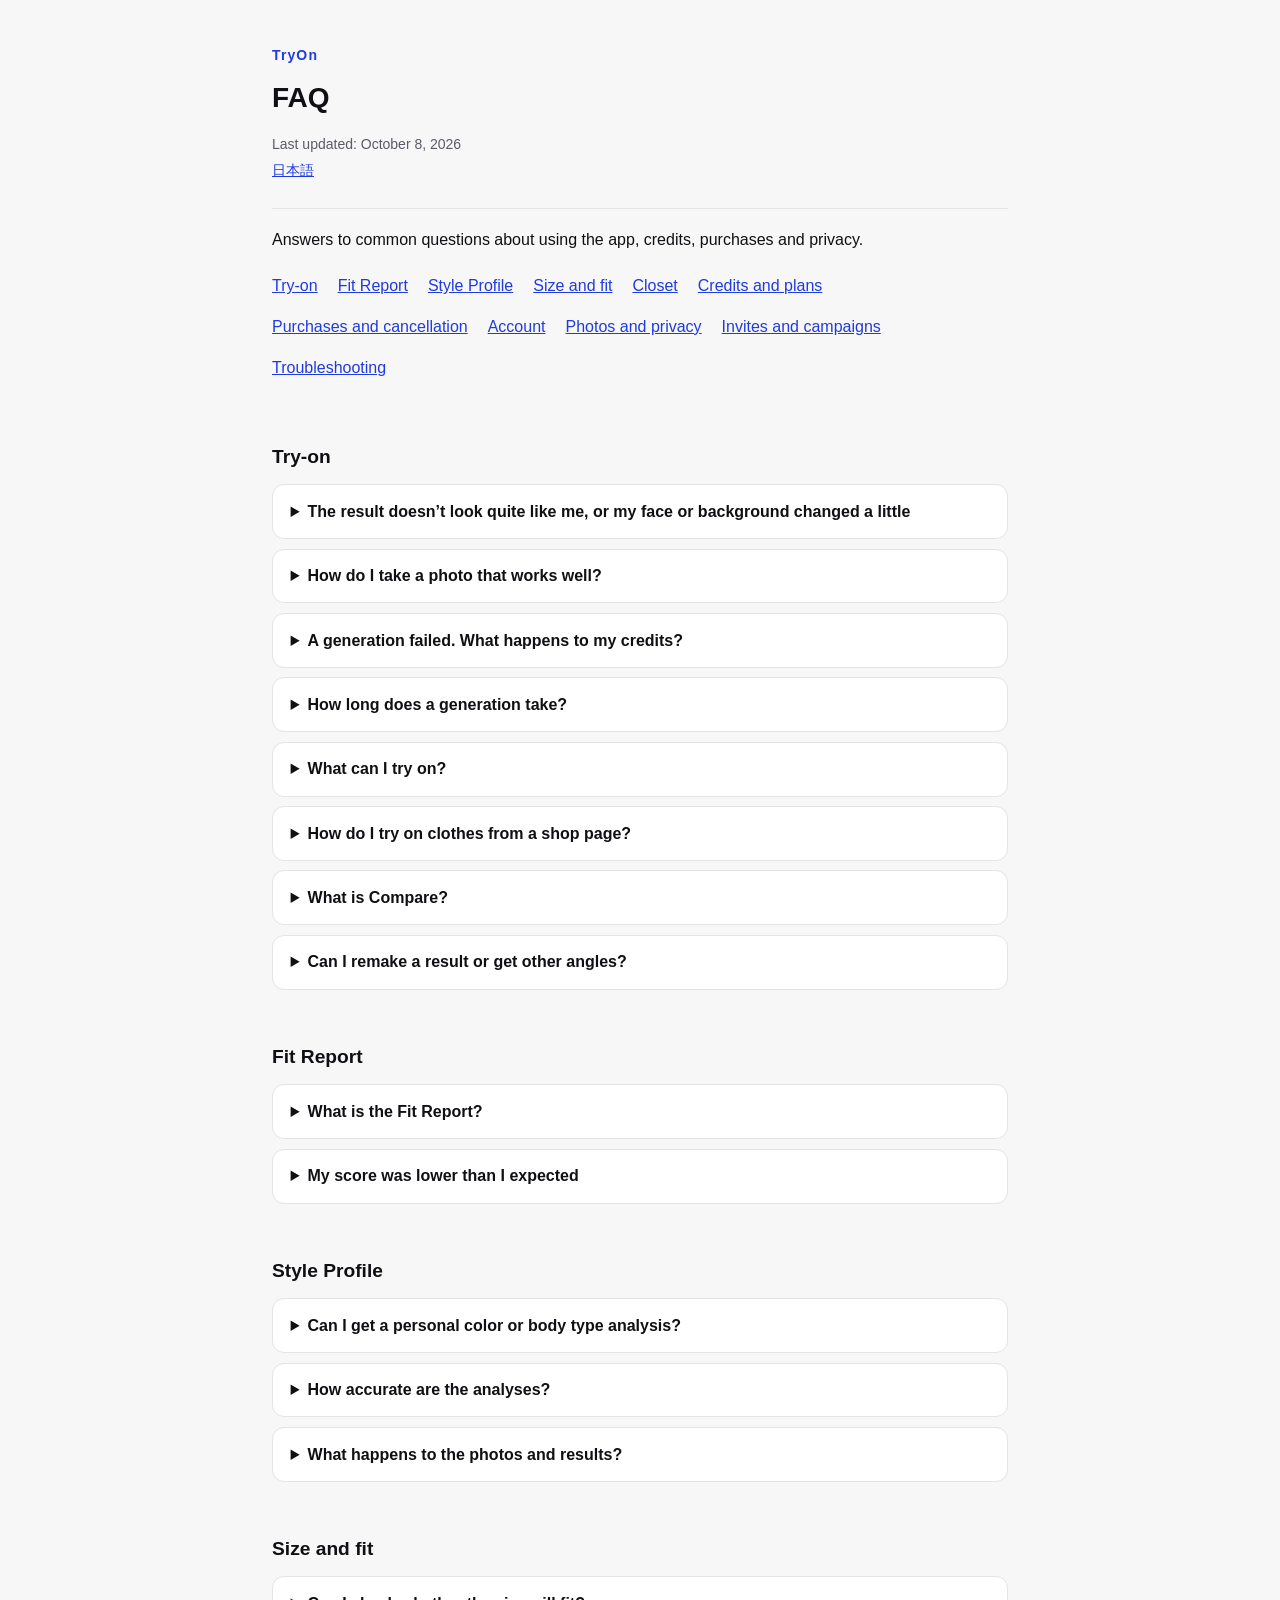
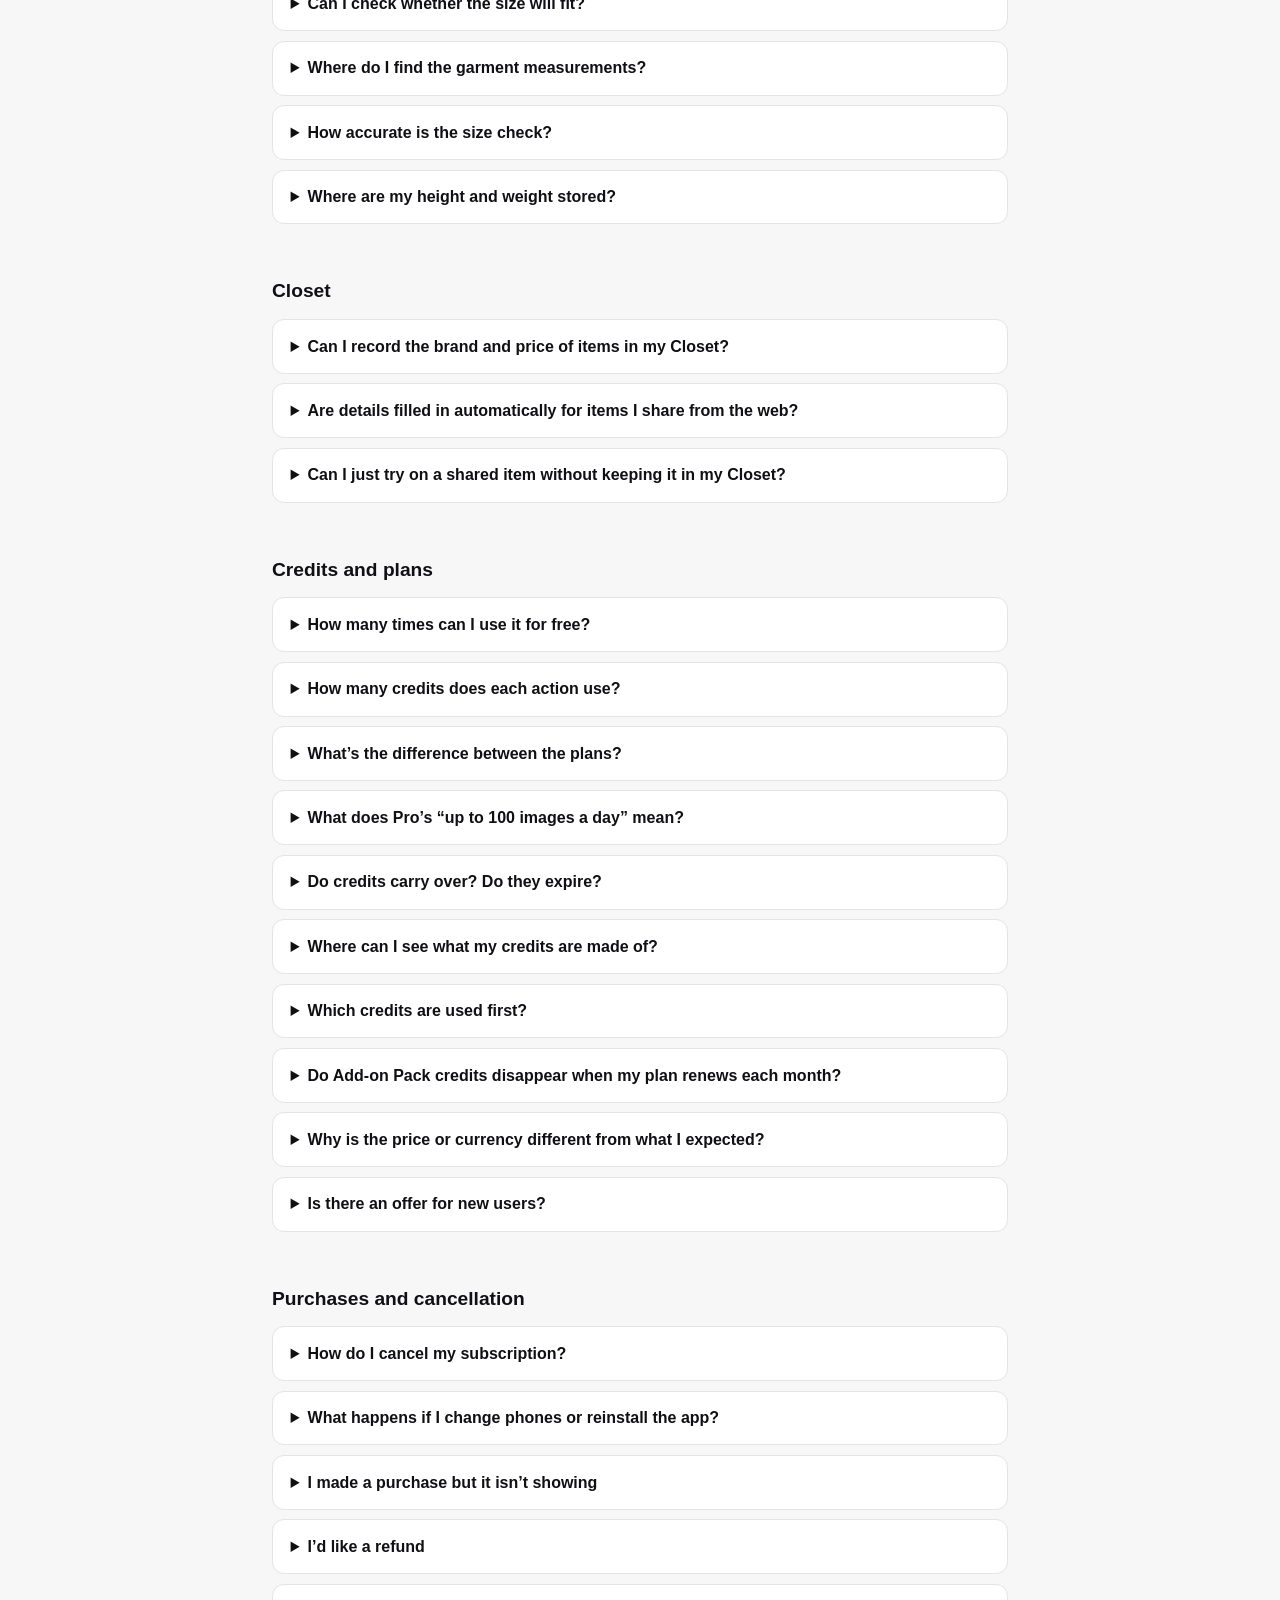
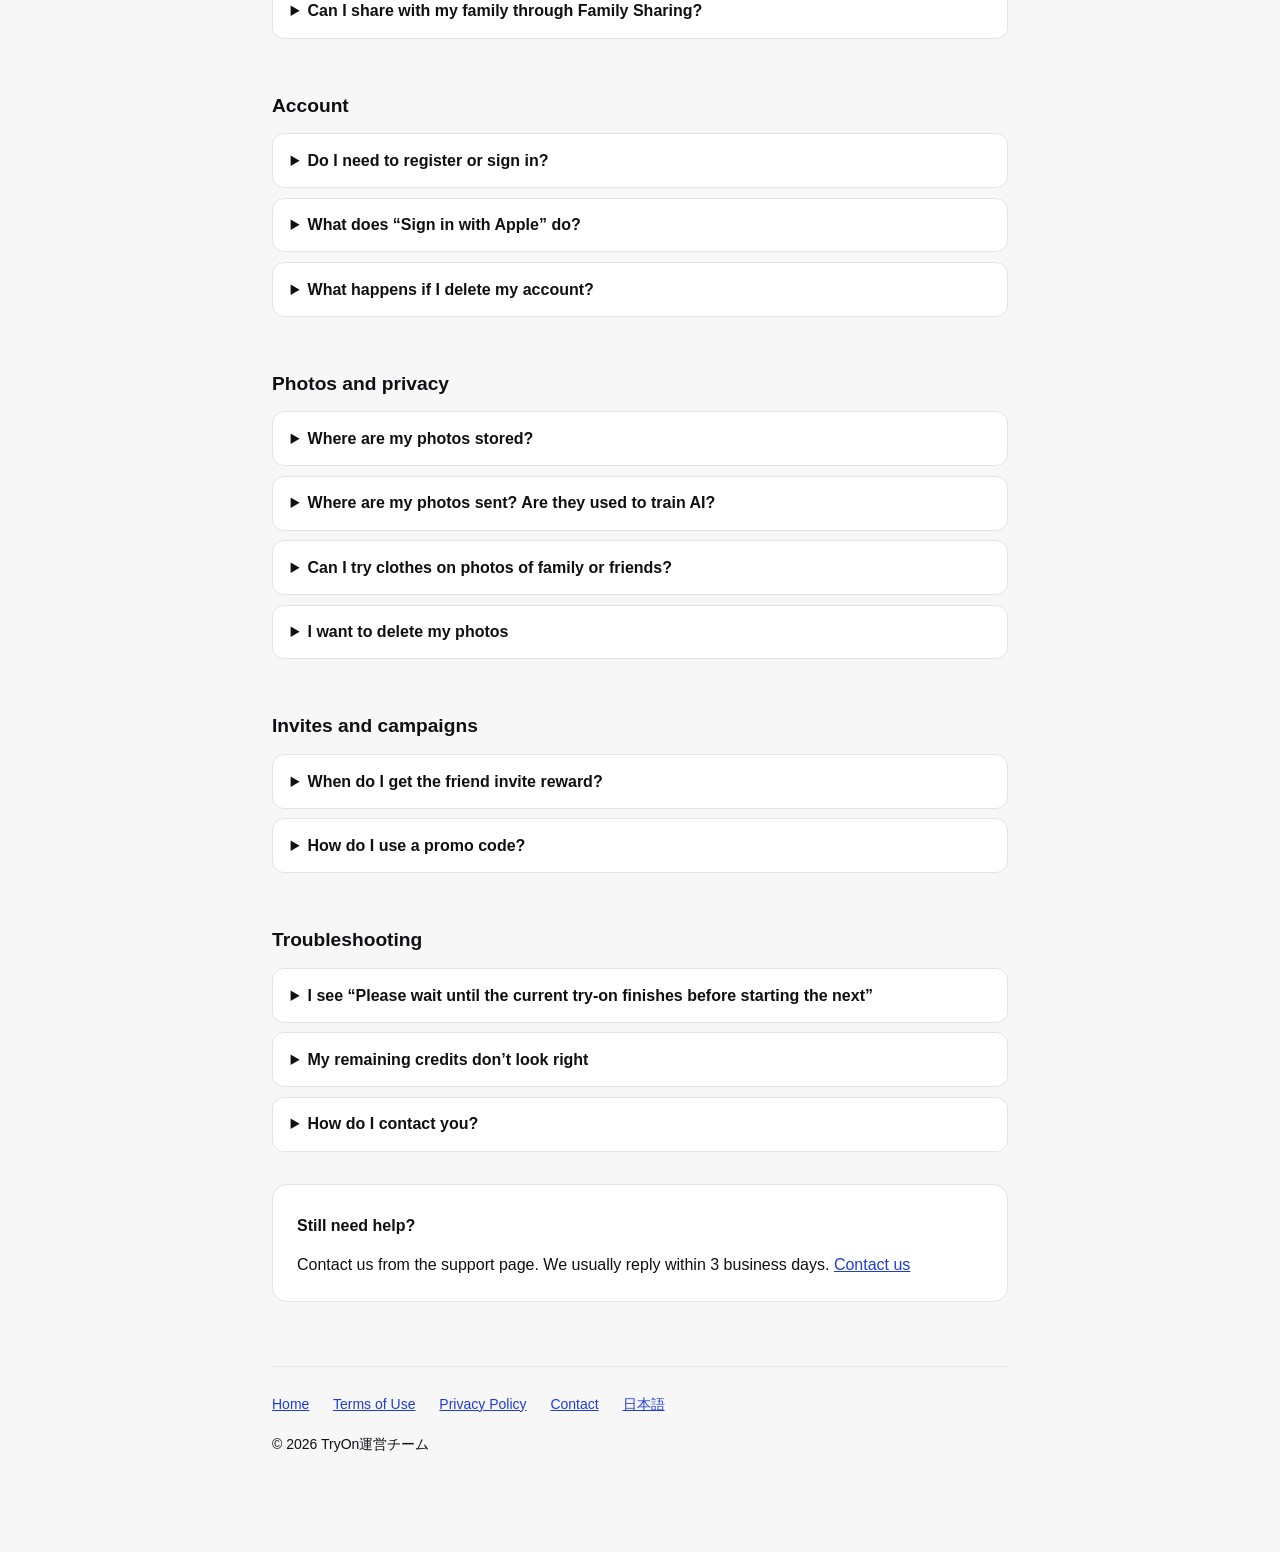
<file: faq_en.html>
<!DOCTYPE html>
<html lang="en">
<head>
<meta charset="utf-8">
<meta name="viewport" content="width=device-width, initial-scale=1">
<title>FAQ | TryOn</title>
<meta name="description" content="TryOn FAQ: try-on, Fit Report, credits, purchases and cancellation, account and privacy.">
<link rel="stylesheet" href="style.css">
<link rel="alternate" hreflang="ja" href="faq.html">
</head>
<body>

<header>
  <a class="app-name" href="index.html">TryOn</a>
  <h1>FAQ</h1>
  <p class="meta">Last updated: October 8, 2026</p>
  <p class="meta"><a href="faq.html" lang="ja" hreflang="ja">日本語</a></p>
</header>

<main>

<p>Answers to common questions about using the app, credits, purchases and privacy.</p>
<ul class="faq-toc">
  <li><a href="#tryon">Try-on</a></li>
  <li><a href="#report">Fit Report</a></li>
  <li><a href="#profile">Style Profile</a></li>
  <li><a href="#size">Size and fit</a></li>
  <li><a href="#closet">Closet</a></li>
  <li><a href="#credits">Credits and plans</a></li>
  <li><a href="#purchase">Purchases and cancellation</a></li>
  <li><a href="#account">Account</a></li>
  <li><a href="#privacy">Photos and privacy</a></li>
  <li><a href="#invite">Invites and campaigns</a></li>
  <li><a href="#help">Troubleshooting</a></li>
</ul>

<h2 id="tryon">Try-on</h2>
<details class="faq" id="tryon-likeness">
  <summary>The result doesn’t look quite like me, or my face or background changed a little</summary>
  <p>Try-on images are AI simulations, so your features or the background may change slightly. Adding an upper-body photo with your face clearly visible in My Studio helps keep your features consistent. Retaking the photo in a bright place or using a remake (1 credit) also helps. If a result still looks wrong or contains anything offensive, let us know with “Report a problem” on the result screen.</p>
</details>
<details class="faq" id="tryon-photoTips">
  <summary>How do I take a photo that works well?</summary>
  <p>Stand in a bright spot with a plain, light background and fit everything from head to toe in the frame. Wear clothes that show your body shape (take off thick outerwear), face the camera and hold your arms slightly away from your body. Dark photos, cut-off feet or several people in the shot make it harder.</p>
</details>
<details class="faq" id="tryon-failed">
  <summary>A generation failed. What happens to my credits?</summary>
  <p>If no image is produced, the credits used are automatically refunded in full — no request needed. If you see “We couldn’t generate an image from this photo,” retaking it in a brighter spot usually works.</p>
</details>
<details class="faq" id="tryon-time">
  <summary>How long does a generation take?</summary>
  <p>A try-on usually takes a few dozen seconds, and a Fit Report about 40–60 seconds. It can take a little longer when it’s busy — we’re taking care to get it right.</p>
</details>
<details class="faq" id="tryon-garments">
  <summary>What can I try on?</summary>
  <p>You can freely combine tops, outerwear, bottoms, hats, glasses, earrings, scarves, necklaces, gloves, watches, rings, belts, bags, shoes and accessories into one look. Rings and watches are shown with the hand brought slightly forward so they’re easy to see. Some items, such as underwear, aren’t supported. Add clothes by taking a photo or by sharing them from a shop page.</p>
</details>
<details class="faq" id="tryon-share">
  <summary>How do I try on clothes from a shop page?</summary>
  <p>Open the item in Safari, a shopping app or Instagram, then tap Share → TryOn. No retaking photos and no picking categories. See the step-by-step guide in Settings.</p>
</details>
<details class="faq" id="tryon-compare">
  <summary>What is Compare?</summary>
  <p>Generate 2–3 options for the same spot side by side under the same conditions to see which suits you. Share the result as one card labeled A, B and C. It uses one credit per image generated.</p>
</details>
<details class="faq" id="tryon-remake">
  <summary>Can I remake a result or get other angles?</summary>
  <p>You can remake a result once under the same conditions for 1 credit. Add upper-body or angled photos in My Studio to choose a multi-angle result in one image (same credits).</p>
</details>
<h2 id="report">Fit Report</h2>
<details class="faq" id="report-what">
  <summary>What is the Fit Report?</summary>
  <p>It scores your try-on like a stylist on five points — color, silhouette, fit, mood and versatility — and puts what works, what to watch and how to style it with your own clothes on one report. It costs 3 credits, and viewing a report again is always free.</p>
</details>
<details class="faq" id="report-lowScore">
  <summary>My score was lower than I expected</summary>
  <p>The score isn’t a verdict on whether something suits you — it’s a set of hints to make the look better. Try again with different accessories or pieces based on “What to watch” and the suggested items, and watch the score go up. The report is an AI-based reference; please check size and material on the actual item.</p>
</details>
<h2 id="profile">Style Profile</h2>
<details class="faq" id="profile-profileWhat">
  <summary>Can I get a personal color or body type analysis?</summary>
  <p>Yes. Under “Style Profile” in My Studio (or Settings), you can analyze your personal color, body type and measurements at any time for 1 credit each (optional; free on the Pro plan). You get a detailed result with reasons: your best colors with swatches, flattering shapes, fabrics and lengths, and estimated shoulder width, waist and more. Once saved, your Fit Reports use these results to score and comment for you. You can also copy the estimated measurements into your body info for the size check.</p>
</details>
<details class="faq" id="profile-profileAccuracy">
  <summary>How accurate are the analyses?</summary>
  <p>They are AI estimates from your photos, not a substitute for a professional consultation, so we always show the reasons and a confidence level (high, medium, low). For personal color, a face photo in natural daylight (for example by a window) with light makeup and no filters works best. For body type and measurements, use a full-body photo in clothes that show your body line. When confidence is low, you’ll see a tip for a retake, so try again with a different photo.</p>
</details>
<details class="faq" id="profile-profilePrivacy">
  <summary>What happens to the photos and results?</summary>
  <p>Photos are sent only for the analysis and are never stored on our server. Results are saved only on this device, and only a summary (such as your color and type names) is used for your Fit Reports. The estimated measurement values are never sent. You can delete results anytime in “Style Profile”, and they are also deleted when you delete your account.</p>
</details>
<h2 id="size">Size and fit</h2>
<details class="faq" id="size-sizeHow">
  <summary>Can I check whether the size will fit?</summary>
  <p>Yes, optionally. Enter your height, weight and usual size under “Check the size too” in My Studio, then on the try-on screen open “Check the size” and enter the measurements from the product page’s size chart (length, body width, shoulder width, sleeve length; for bottoms, waist, inseam and more). The result shows estimates like “the hem falls around the knee” or “sleeves about 3 cm past the wrist”. It works for outerwear, tops and bottoms.</p>
</details>
<details class="faq" id="size-sizeChart">
  <summary>Where do I find the garment measurements?</summary>
  <p>The product page’s “size chart” or “size details” lists the measurements (cm) for each size. Enter the numbers for the size you plan to buy. An M can measure differently from brand to brand, so the measurements give a more accurate result than the size label. Body width, thigh width and hem width are measured flat across one side. It’s fine to enter only the ones you know.</p>
</details>
<details class="faq" id="size-sizeAccuracy">
  <summary>How accurate is the size check?</summary>
  <p>Please use it as a guide. The written check (hem, shoulders, sleeves, body width and so on) is calculated from the measurements you entered and body positions estimated from your height, so it’s a handy reference for choosing a size. The try-on image also tries to reflect the fit, but small differences, such as between neighbouring sizes, may not be shown accurately. If you’re unsure, check the written result together with the size chart.</p>
</details>
<details class="faq" id="size-sizePrivacy">
  <summary>Where are my height and weight stored?</summary>
  <p>Only on your device (it isn’t synced to other devices). It’s sent to our server only when you try something on, used to calculate the fit, and then discarded without being stored. The AI service that creates the image receives only the calculated description (such as “the hem falls around the knee”) plus your height and the size labels—never your weight or body measurements themselves. You can delete it any time from My Studio, and it’s also deleted when you delete your account. Every other feature works without it.</p>
</details>
<h2 id="closet">Closet</h2>
<details class="faq" id="closet-closetDetails">
  <summary>Can I record the brand and price of items in my Closet?</summary>
  <p>Yes. Touch and hold an item in your Closet and open “Edit Details” to record its name, brand, price, store, product page URL, size, color, material, seasons, purchase date and notes, plus whether you own it, are considering it or passed on it (all optional). Use the search field at the top of the Closet to find items by name, brand, color or note, and sort (date added, price, brand, name) or filter (category, brand, season, color, status, price). These details are stored only on your device.</p>
</details>
<details class="faq" id="closet-closetAutofill">
  <summary>Are details filled in automatically for items I share from the web?</summary>
  <p>Yes. Details that can be read from the information published on the product page — such as the product name, brand, price, store, color and material — are filled in automatically. What can be read depends on the store’s page; anything that couldn’t be read stays blank, so you can add it in Edit Details, and you can correct anything that’s wrong. The page is read on your device, and its content is never sent to our server.</p>
</details>
<details class="faq" id="closet-closetSaveChoice">
  <summary>Can I just try on a shared item without keeping it in my Closet?</summary>
  <p>Yes. On the screen that appears when an item arrives, turn off “Save to Closet” to use it for that try-on only, without keeping it in your Closet. Leave it on to look back at it later or combine it with clothes you own. Items you keep can be deleted anytime by touching and holding them in your Closet.</p>
</details>
<h2 id="credits">Credits and plans</h2>
<details class="faq" id="credits-free">
  <summary>How many times can I use it for free?</summary>
  <p>New users get 3 credits — that’s 3 try-ons. You can earn more by inviting friends: you both get 5 credits.</p>
</details>
<details class="faq" id="credits-cost">
  <summary>How many credits does each action use?</summary>
  <p>A try-on is 1 credit per image (2 for outfits with 5 or more items), Compare uses one per image, a Fit Report is 3 and a remake is 1. The number is always shown before you start.</p>
</details>
<details class="faq" id="credits-plans">
  <summary>What’s the difference between the plans?</summary>
  <p>Light gives 90 credits every month and Standard 220. Annual plans save two months and refill credits every month. Pro lets you generate up to 100 images a day without using credits. Without a plan, you can buy Single Use (4 credits); paid members can also buy an Add-on Pack (50 credits). See prices on the plans screen in the app.</p>
</details>
<details class="faq" id="credits-pro">
  <summary>What does Pro’s “up to 100 images a day” mean?</summary>
  <p>While subscribed to Pro, you can generate try-ons and Fit Reports up to 100 images a day without using credits. A Fit Report counts as 3 images and Compare counts per image. The count resets at midnight Japan time. One generation runs at a time; if you reach the limit, the app lets you know and you can keep going from midnight.</p>
</details>
<details class="faq" id="credits-carryOver">
  <summary>Do credits carry over? Do they expire?</summary>
  <p>Monthly plan credits don’t carry over; they’re replaced every month. Add-on Pack credits aren’t affected by the monthly refresh and never expire (they stay even if you cancel your subscription). Credits from Single Use, the welcome offer and friend invites never expire either. Tap your credits count to see the breakdown.</p>
</details>
<details class="faq" id="credits-breakdownWhere">
  <summary>Where can I see what my credits are made of?</summary>
  <p>Tap the credits count at the top right of Home or on the try-on screens to see them split into Monthly, Add-on Pack, and Bonus &amp; Single Use. The same breakdown appears under Credits Left in Settings. For monthly credits, the next reset date is shown too.</p>
</details>
<details class="faq" id="credits-spendOrder">
  <summary>Which credits are used first?</summary>
  <p>The ones that run out soonest are used first: Monthly, then Add-on Pack, then Bonus &amp; Single Use. Bonus and Single Use credits, which never expire, are kept until last.</p>
</details>
<details class="faq" id="credits-packMonthly">
  <summary>Do Add-on Pack credits disappear when my plan renews each month?</summary>
  <p>No. Only monthly credits are replaced each month; Add-on Pack credits stay as long as you keep your subscription. For example, on Lite with 0 monthly and 40 pack credits left, after the renewal date you’ll have 90 monthly and 40 pack credits. Pack credits never expire, even if you cancel your subscription.</p>
</details>
<details class="faq" id="credits-price">
  <summary>Why is the price or currency different from what I expected?</summary>
  <p>Prices are set for each App Store country or region (the one your Apple Account uses) and are shown and charged in that currency. Changing the app’s language doesn’t change the price — what you see is what you pay.</p>
</details>
<details class="faq" id="credits-launchOffer">
  <summary>Is there an offer for new users?</summary>
  <p>If you subscribe to Light or Standard for the first time within 48 hours of starting the app, you get bonus credits: 5 with a monthly plan or 100 with an annual plan (Pro isn’t included). The time left is shown on the plans screen.</p>
</details>
<h2 id="purchase">Purchases and cancellation</h2>
<details class="faq" id="purchase-cancel">
  <summary>How do I cancel my subscription?</summary>
  <p>Cancel anytime from “Manage or cancel subscription” in the app’s Settings (or iPhone Settings &gt; your Apple Account &gt; Subscriptions). Cancel at least 24 hours before the period ends to stop the next renewal; you can keep using the plan until the current period ends.</p>
</details>
<details class="faq" id="purchase-restore">
  <summary>What happens if I change phones or reinstall the app?</summary>
  <p>For subscriptions, tap “Restore Purchases” on the plans screen on your new device — no sign-in needed. If you reinstall on the same device, you pick up where you left off. To use your credits on a new device too, tap “Sign in with Apple” in Settings on your old device, then sign in with the same Apple Account on the new one. Photos and results are stored only on your device, so register your photo again on the new device.</p>
</details>
<details class="faq" id="purchase-notApplied">
  <summary>I made a purchase but it isn’t showing</summary>
  <p>Reopen the app with a good connection and tap “Restore Purchases” on the plans screen. Purchases that didn’t finish are also picked up automatically when you open the app. If it still doesn’t show, contact us with the purchase date and item.</p>
</details>
<details class="faq" id="purchase-refund">
  <summary>I’d like a refund</summary>
  <p>Refunds for App Store purchases are handled by Apple. Request one from Apple’s “Report a Problem” page (reportaproblem.apple.com).</p>
</details>
<details class="faq" id="purchase-family">
  <summary>Can I share with my family through Family Sharing?</summary>
  <p>Plans and credits aren’t part of Family Sharing; they’re used on the purchaser’s account. Family members can each start with 3 free try-ons on their own iPhone.</p>
</details>
<h2 id="account">Account</h2>
<details class="faq" id="account-noSignup">
  <summary>Do I need to register or sign in?</summary>
  <p>No. Right after downloading, you can use every feature — try-ons, Fit Reports and purchases. We don’t ask for your name or email.</p>
</details>
<details class="faq" id="account-signIn">
  <summary>What does “Sign in with Apple” do?</summary>
  <p>It’s optional. Sign in from “Sign in with Apple” in Settings to keep your current credits and plan and use them on your other iPhone or iPad too. We don’t receive your name or email.</p>
</details>
<details class="faq" id="account-delete">
  <summary>What happens if I delete my account?</summary>
  <p>You can delete it anytime from “Delete Account” in Settings. Your remaining credits, plan and server records, plus the photos, results and wardrobe on your device, are all deleted and can’t be restored. Subscriptions don’t stop automatically, so cancel first from “Manage or cancel subscription.”</p>
</details>
<h2 id="privacy">Photos and privacy</h2>
<details class="faq" id="privacy-storage">
  <summary>Where are my photos stored?</summary>
  <p>Your photos, clothing images and results are stored only on your device. Images are sent only when generating and are never stored on our servers.</p>
</details>
<details class="faq" id="privacy-training">
  <summary>Where are my photos sent? Are they used to train AI?</summary>
  <p>When generating, images go through our server to OpenAI (or Google’s Gemini as a backup). Both are paid APIs, and under their terms the images aren’t used to train AI. They may be kept temporarily to monitor abuse (up to 30 days at OpenAI). We also explain this on a confirmation screen before your first generation.</p>
</details>
<details class="faq" id="privacy-others">
  <summary>Can I try clothes on photos of family or friends?</summary>
  <p>Only photos of yourself can be registered, and images showing anyone under 18 can’t be used. We recommend your family and friends use TryOn on their own iPhone — and with a friend invite, you both get 5 credits.</p>
</details>
<details class="faq" id="privacy-deletePhotos">
  <summary>I want to delete my photos</summary>
  <p>You can retake or delete your photos anytime in My Studio. Deleting the app removes all images on your device. We don’t store images on our servers, so no deletion request is needed.</p>
</details>
<h2 id="invite">Invites and campaigns</h2>
<details class="faq" id="invite-referral">
  <summary>When do I get the friend invite reward?</summary>
  <p>Once your friend enters your invite code within 7 days of starting the app and completes their first try-on, you both get 5 credits. Each person can enter a code once. Inviters can receive rewards for up to 20 people a month; beyond that, your friends still get theirs.</p>
</details>
<details class="faq" id="invite-campaign">
  <summary>How do I use a promo code?</summary>
  <p>Tap “Redeem promo code” in Settings or on the plans screen and enter the code, or open the link shared in the campaign, to redeem it on the App Store screen. The plan or credits you receive are added to the app automatically. If they don’t appear right away, reopen the app or try “Restore Purchases”. What each code includes and when it expires are announced with the code.</p>
</details>
<h2 id="help">Troubleshooting</h2>
<details class="faq" id="help-inProgress">
  <summary>I see “Please wait until the current try-on finishes before starting the next”</summary>
  <p>With Pro, one generation runs at a time so each one is done with care. As soon as the previous try-on is ready, you can start the next.</p>
</details>
<details class="faq" id="help-credits">
  <summary>My remaining credits don’t look right</summary>
  <p>Your balance is managed on our server. Reopen the Home screen with a good connection to refresh it. If it still looks wrong, please contact us.</p>
</details>
<details class="faq" id="help-contact">
  <summary>How do I contact you?</summary>
  <p>Use “Contact Us” in Settings or email kaiseiota0620@gmail.com. We usually reply within 3 business days. The more detail you share, the faster we can help.</p>
</details>

<div class="summary">
  <h2>Still need help?</h2>
  <p style="margin:0;">Contact us from the support page. We usually reply within 3 business days. <a href="support_en.html">Contact us</a></p>
</div>

</main>

<footer>
  <nav>
    <a href="index.html">Home</a>
    <a href="terms_en.html">Terms of Use</a>
    <a href="privacy_en.html">Privacy Policy</a>
    <a href="support_en.html">Contact</a>
    <a href="faq.html" lang="ja" hreflang="ja">日本語</a>
  </nav>
  <p>© 2026 TryOn運営チーム</p>
</footer>

</body>
</html>
</file>
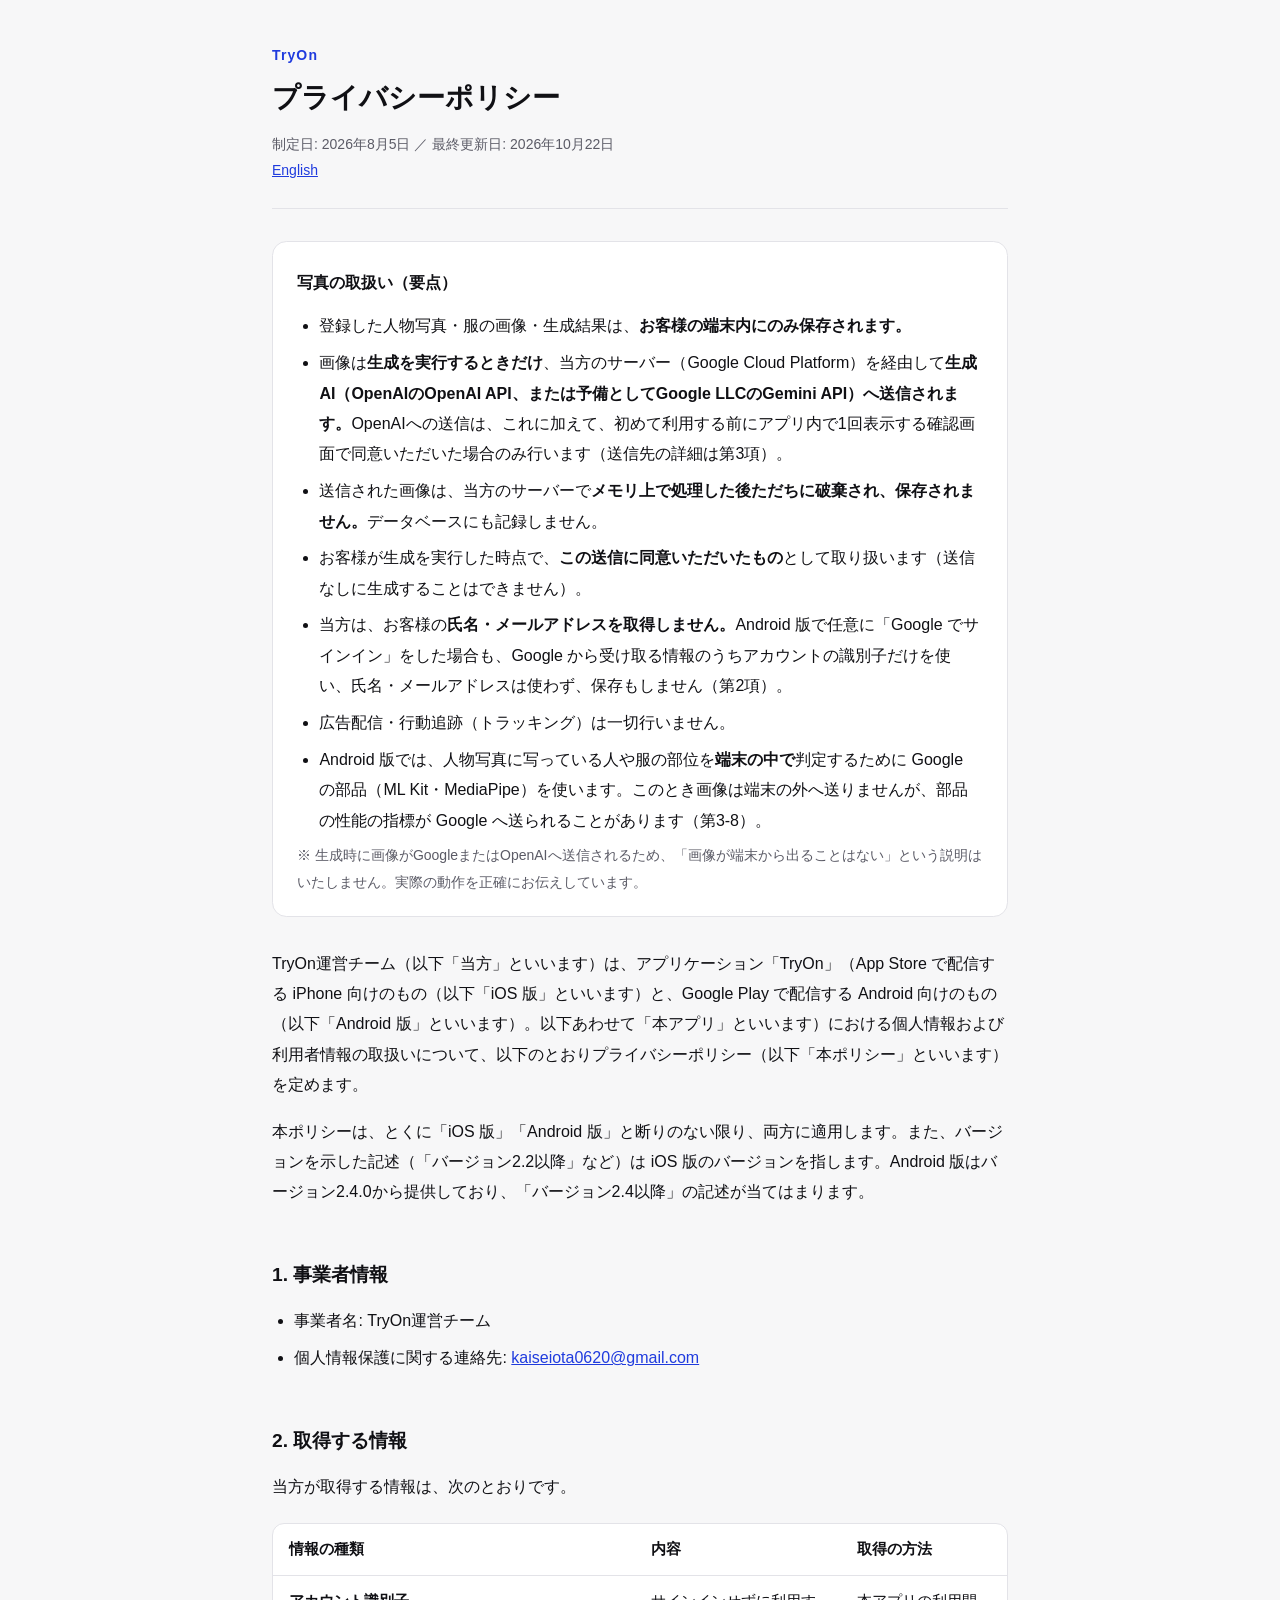
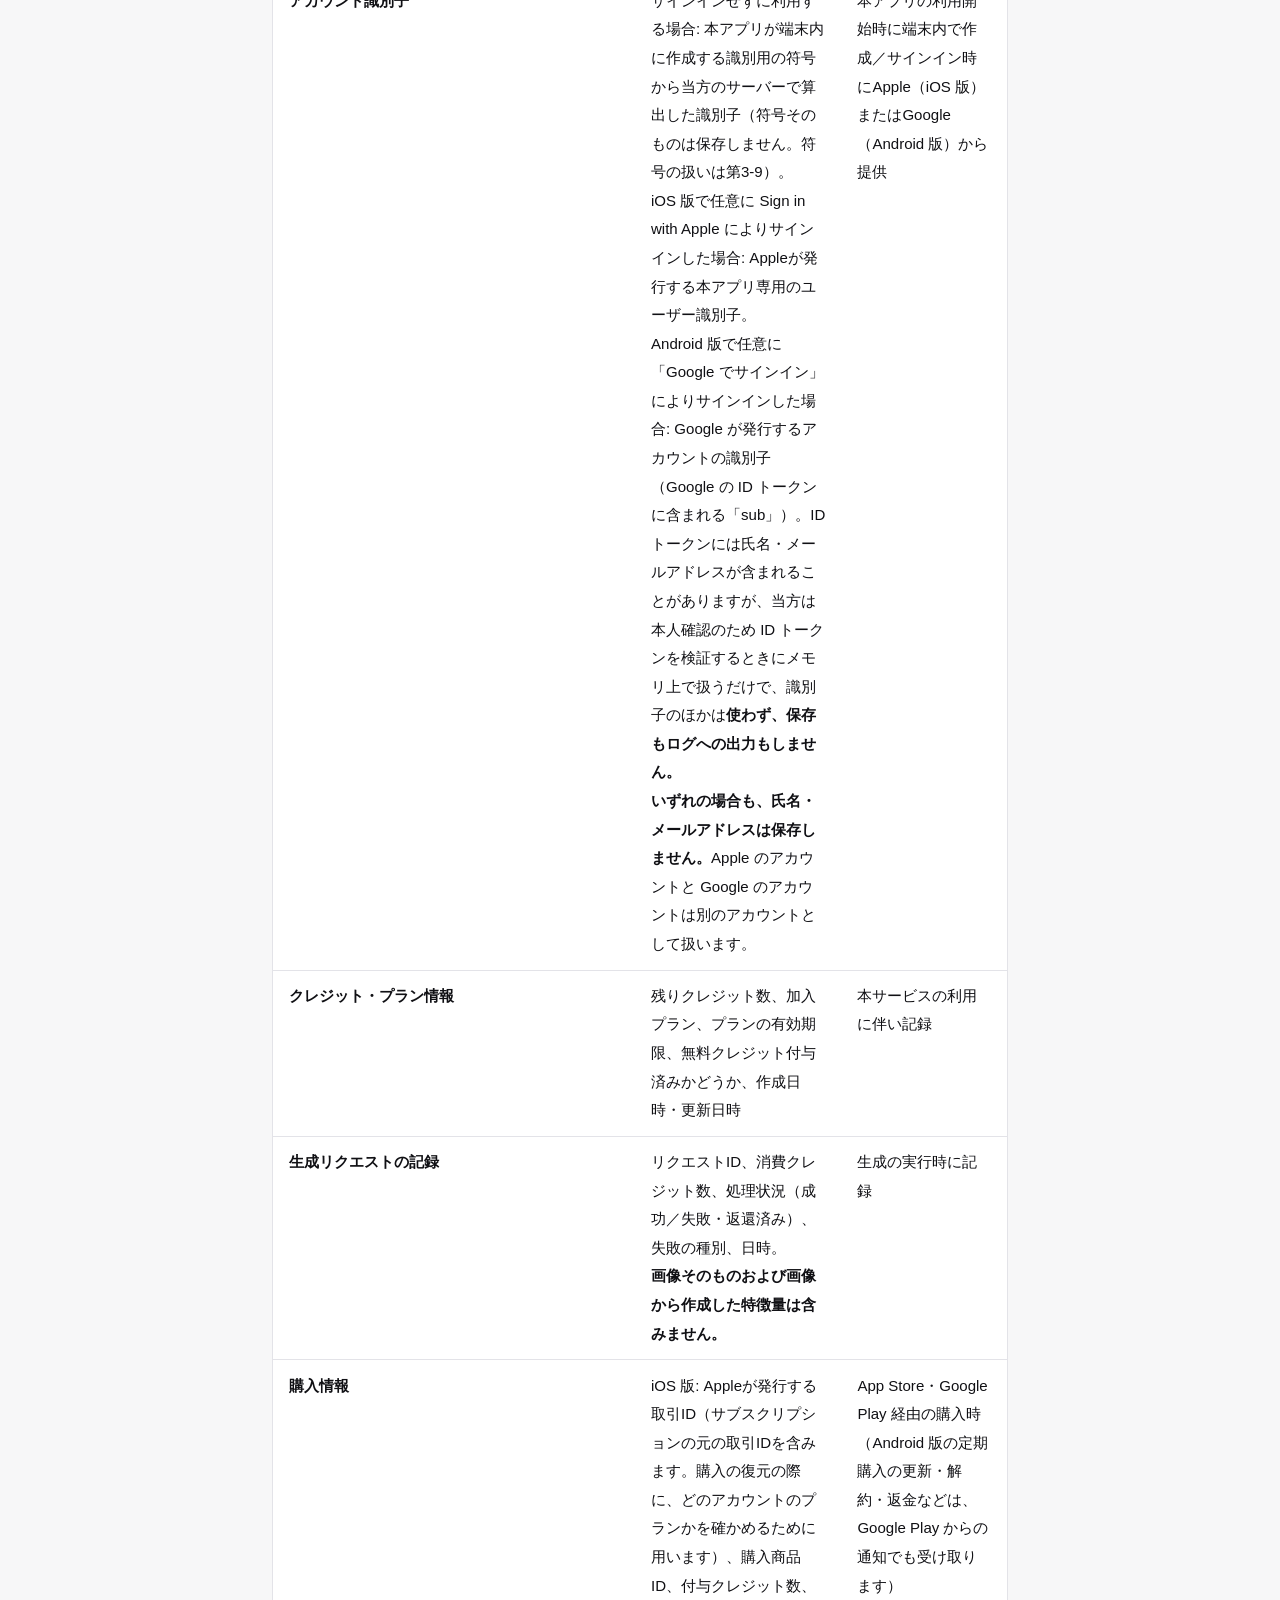
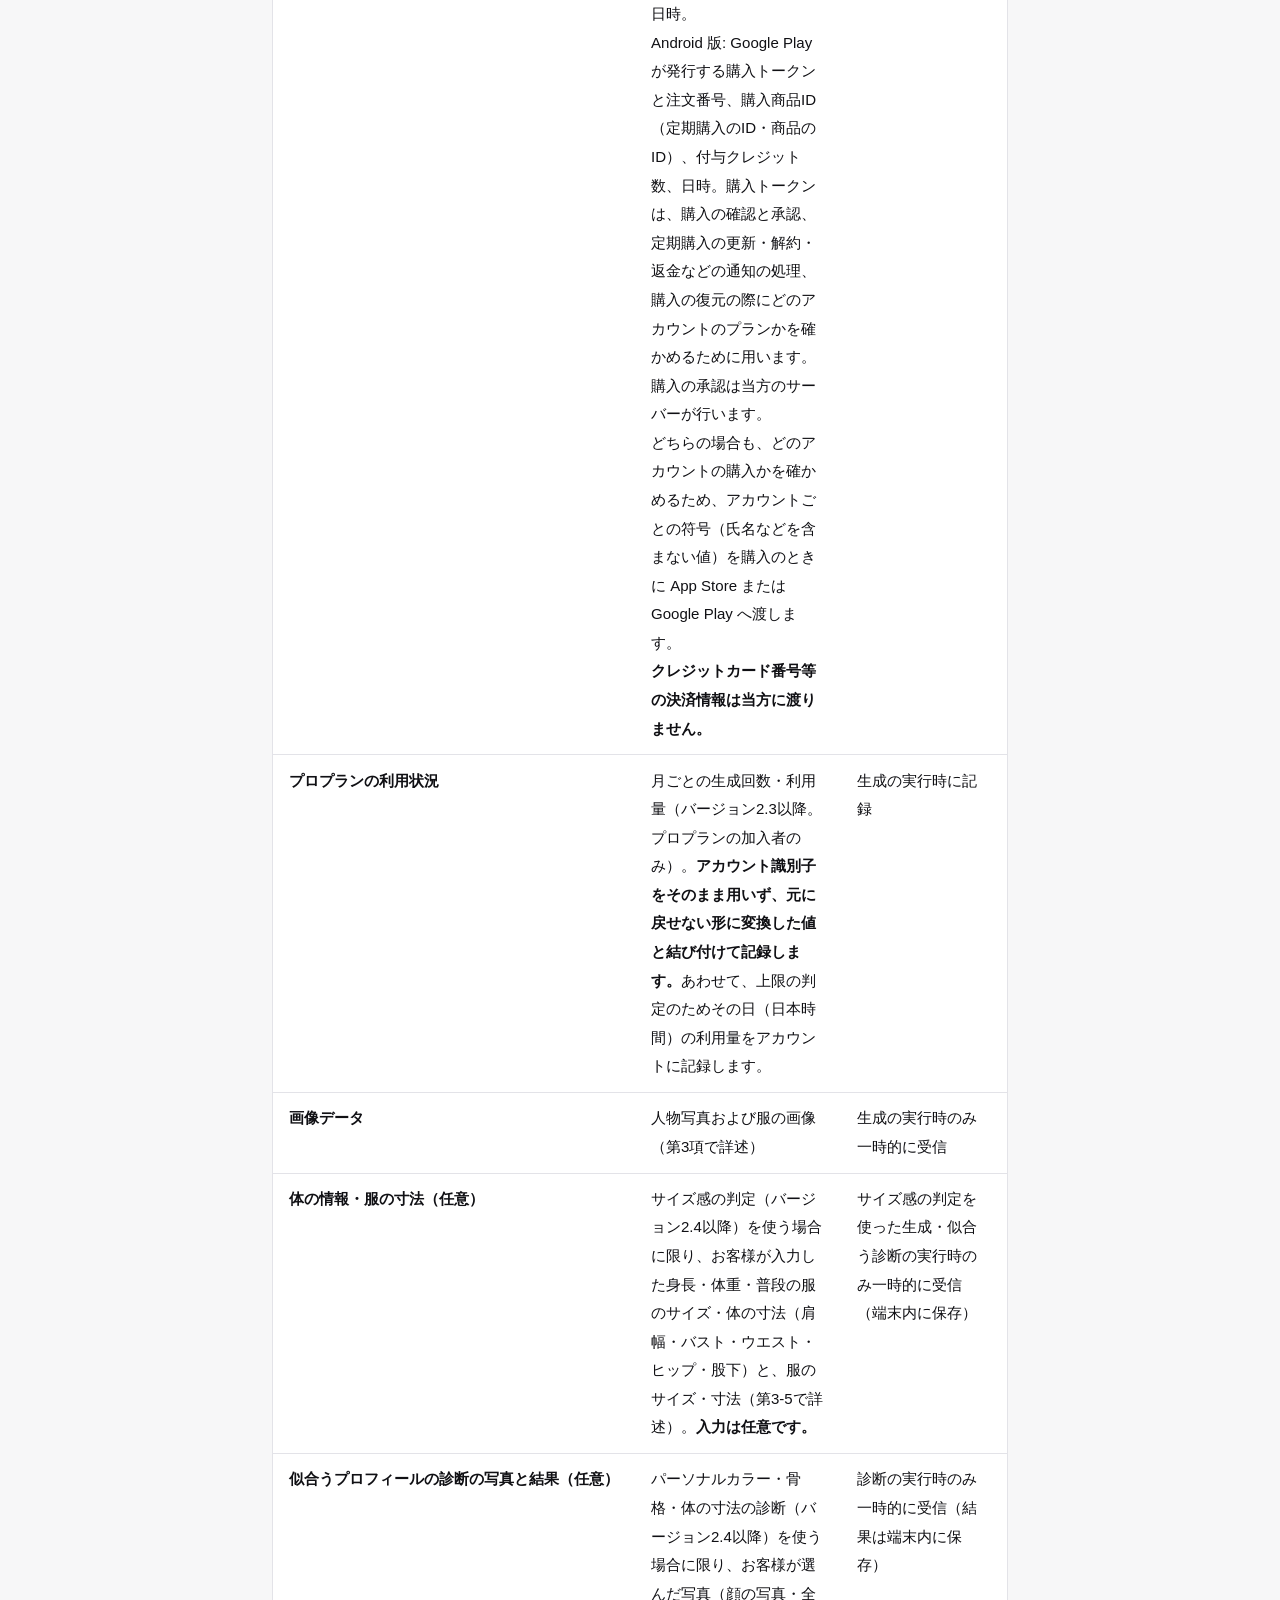
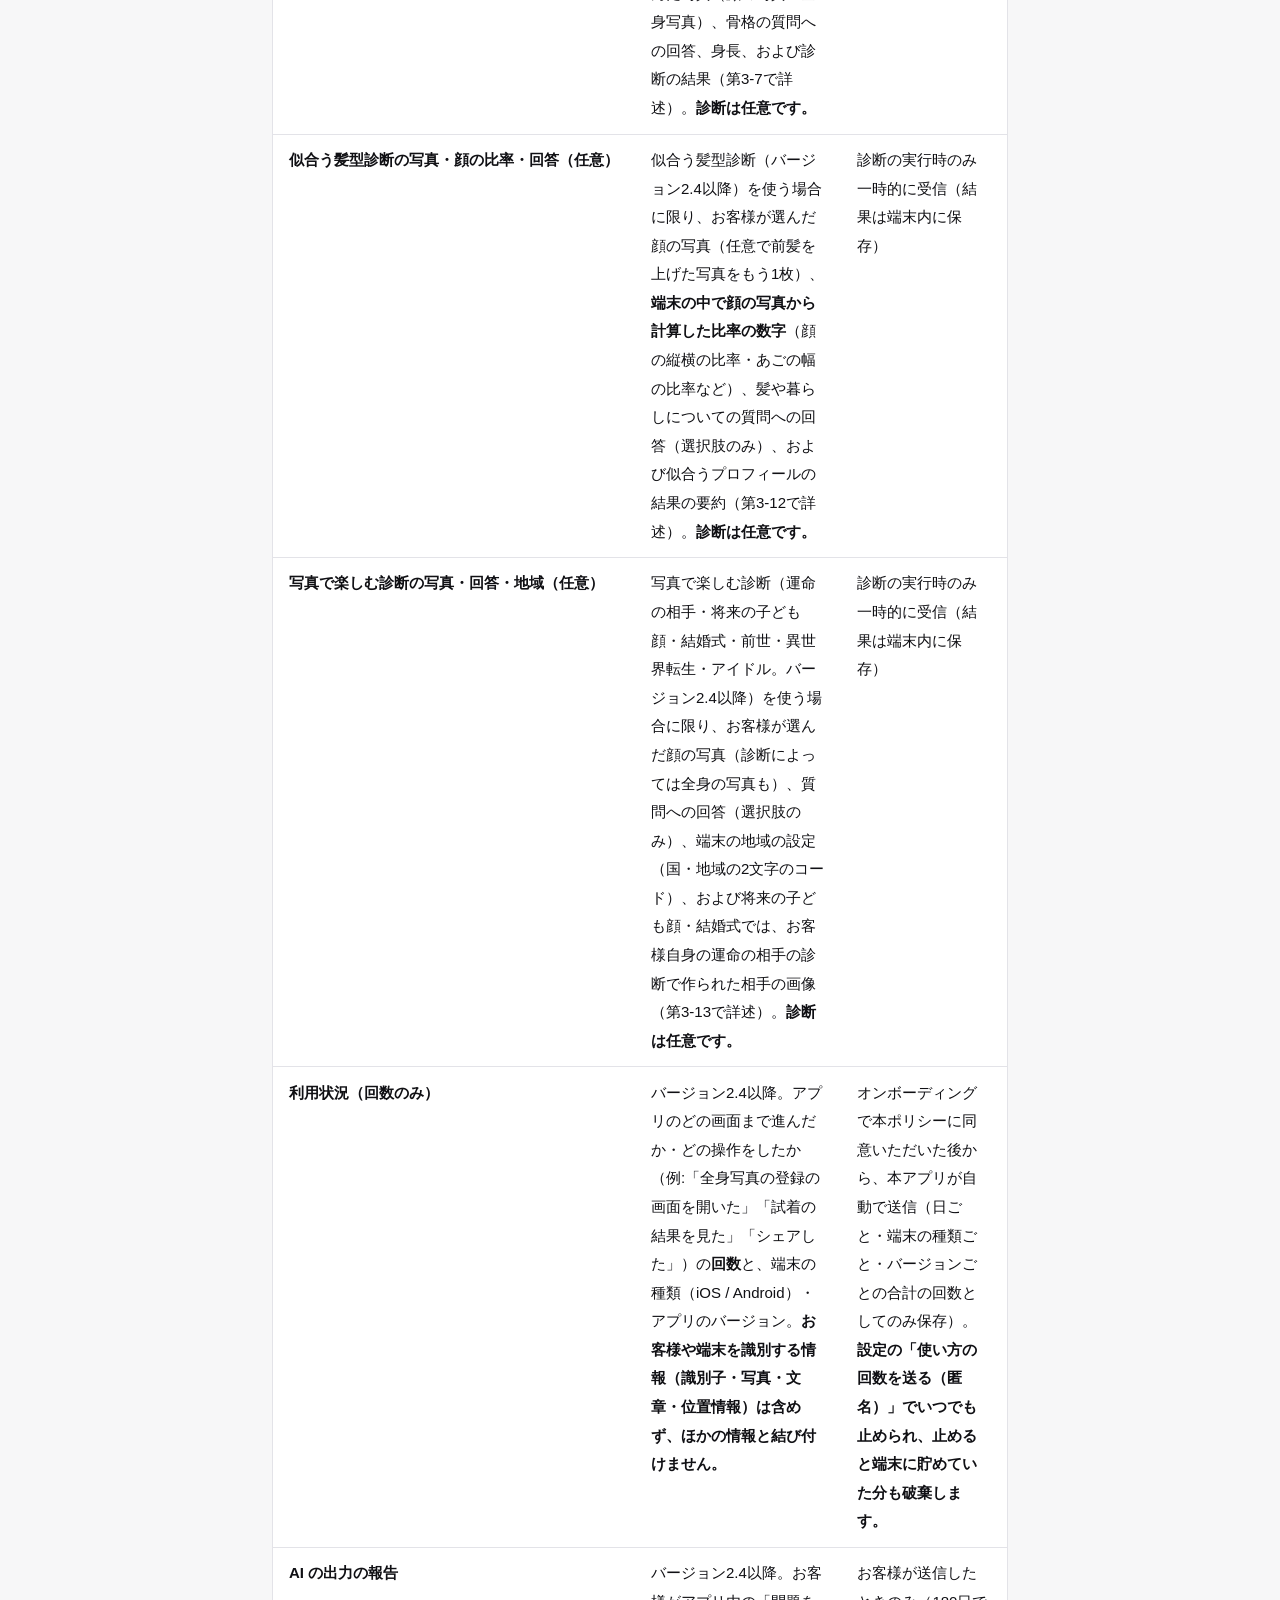
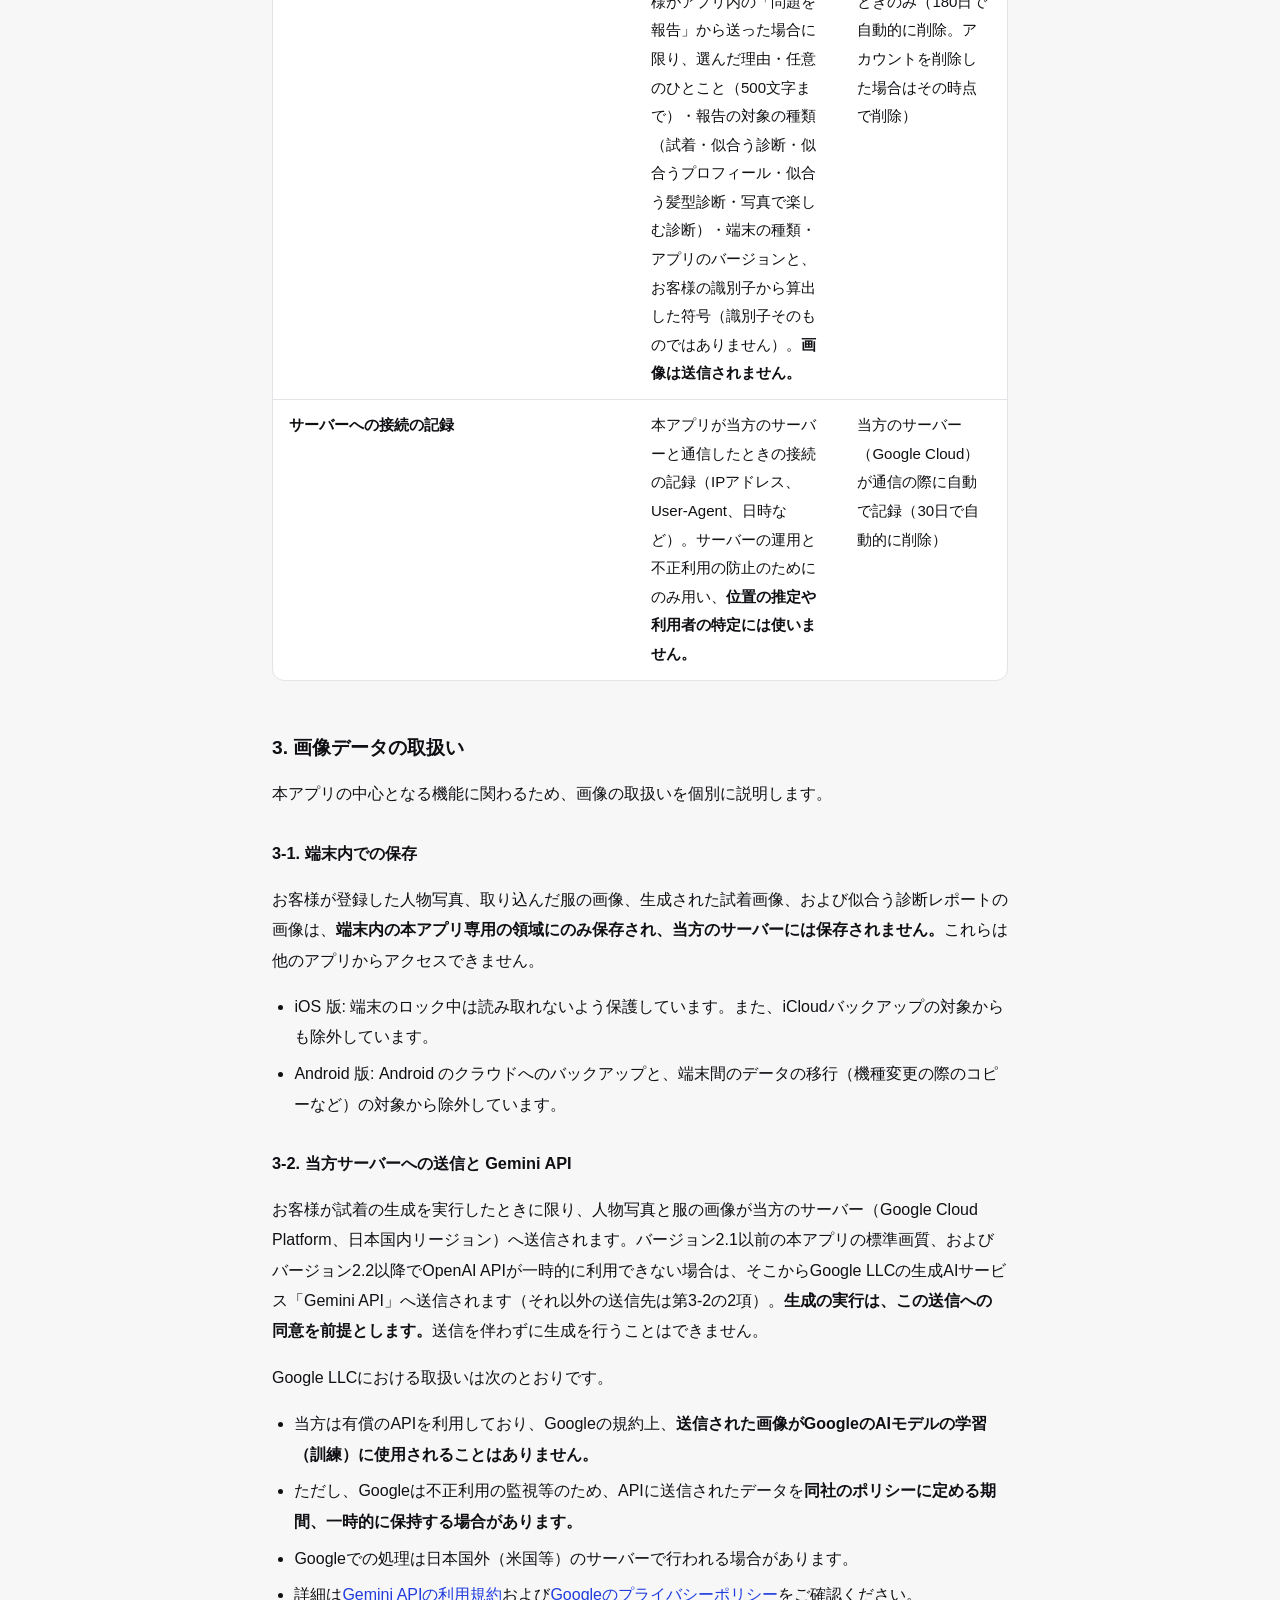
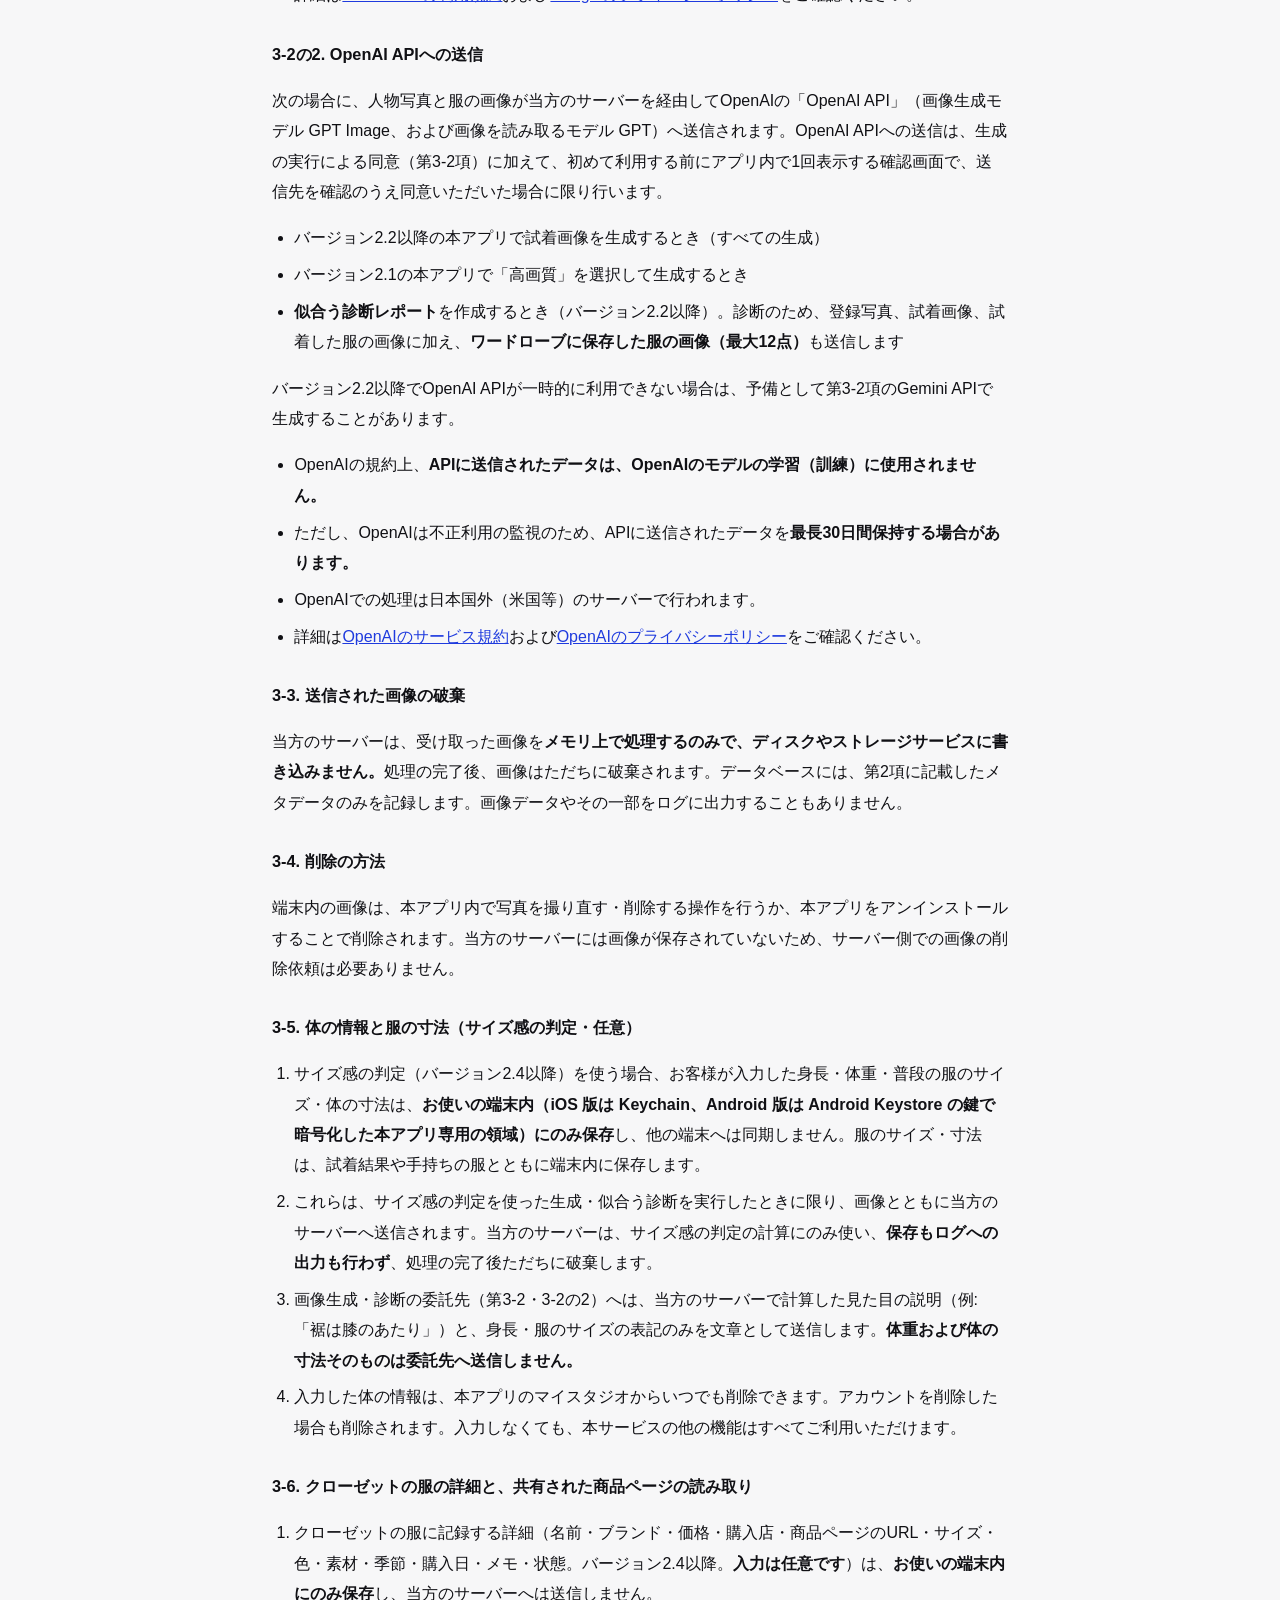
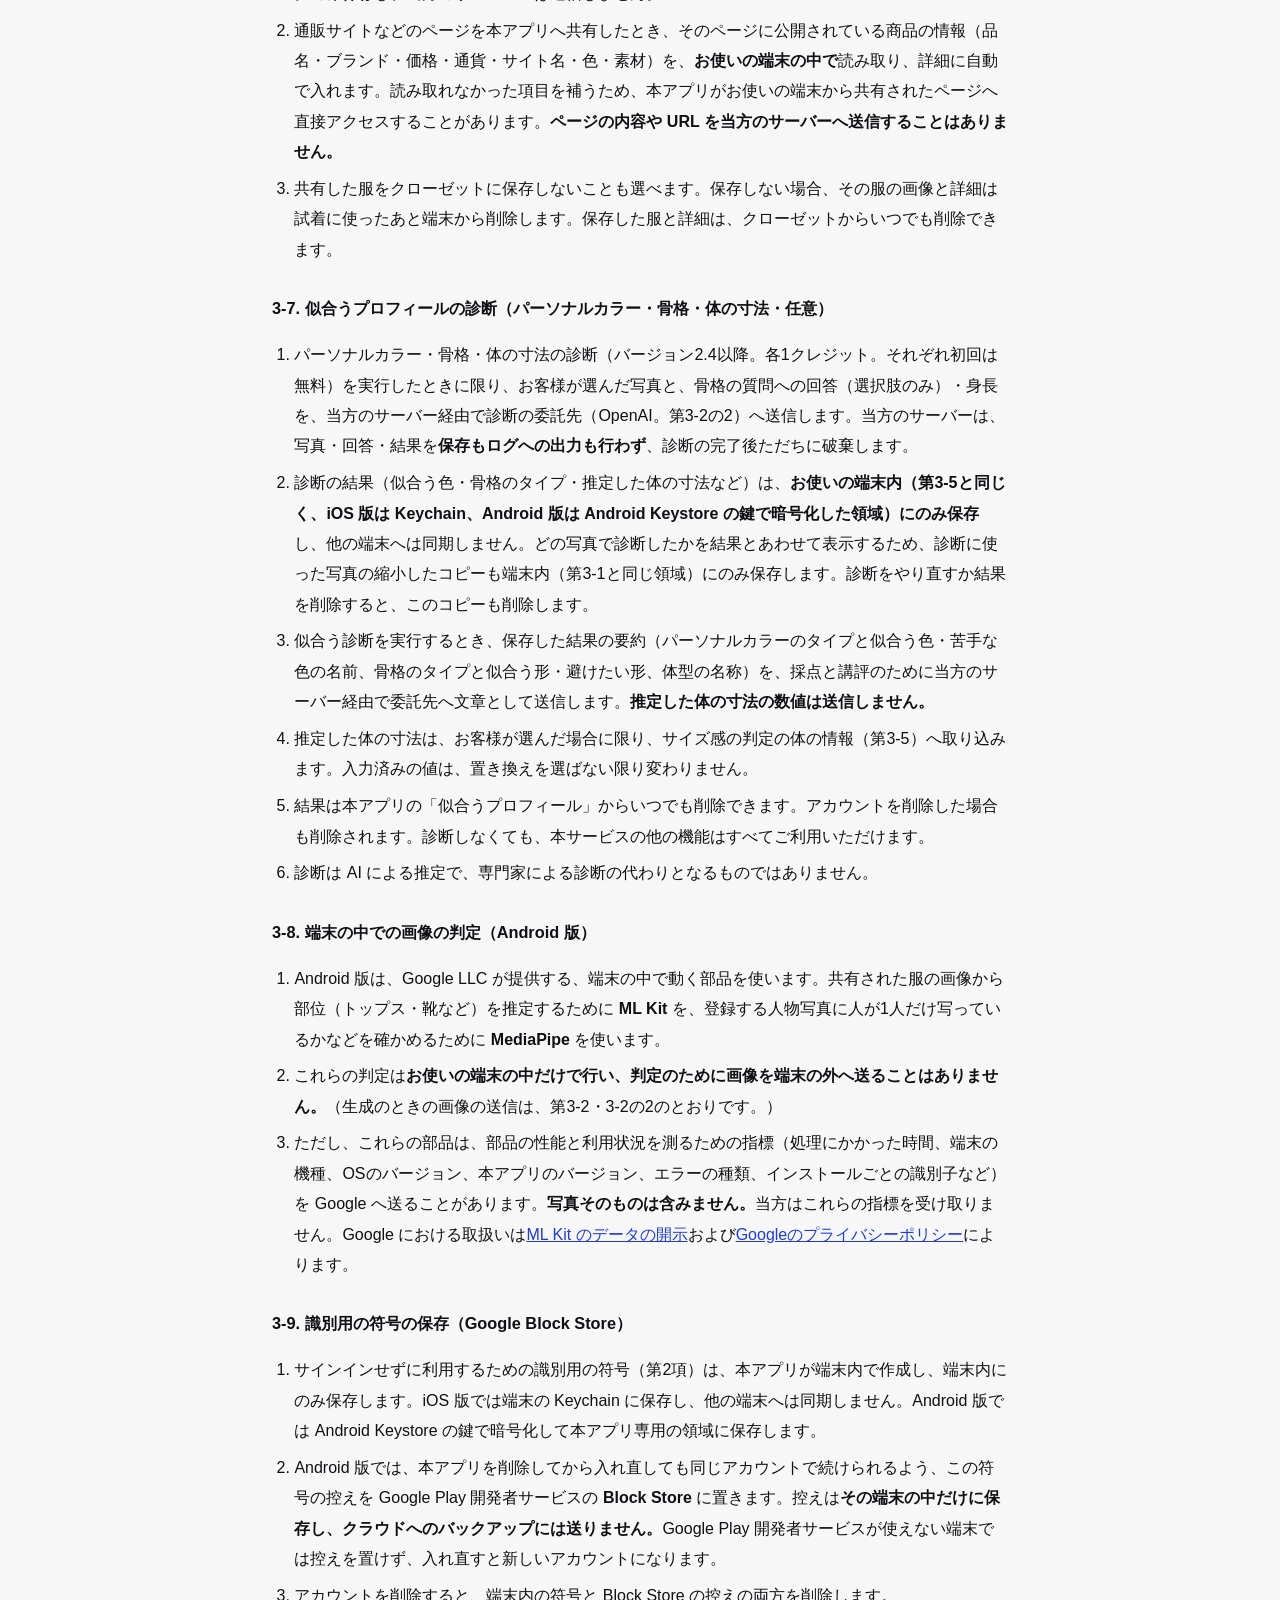
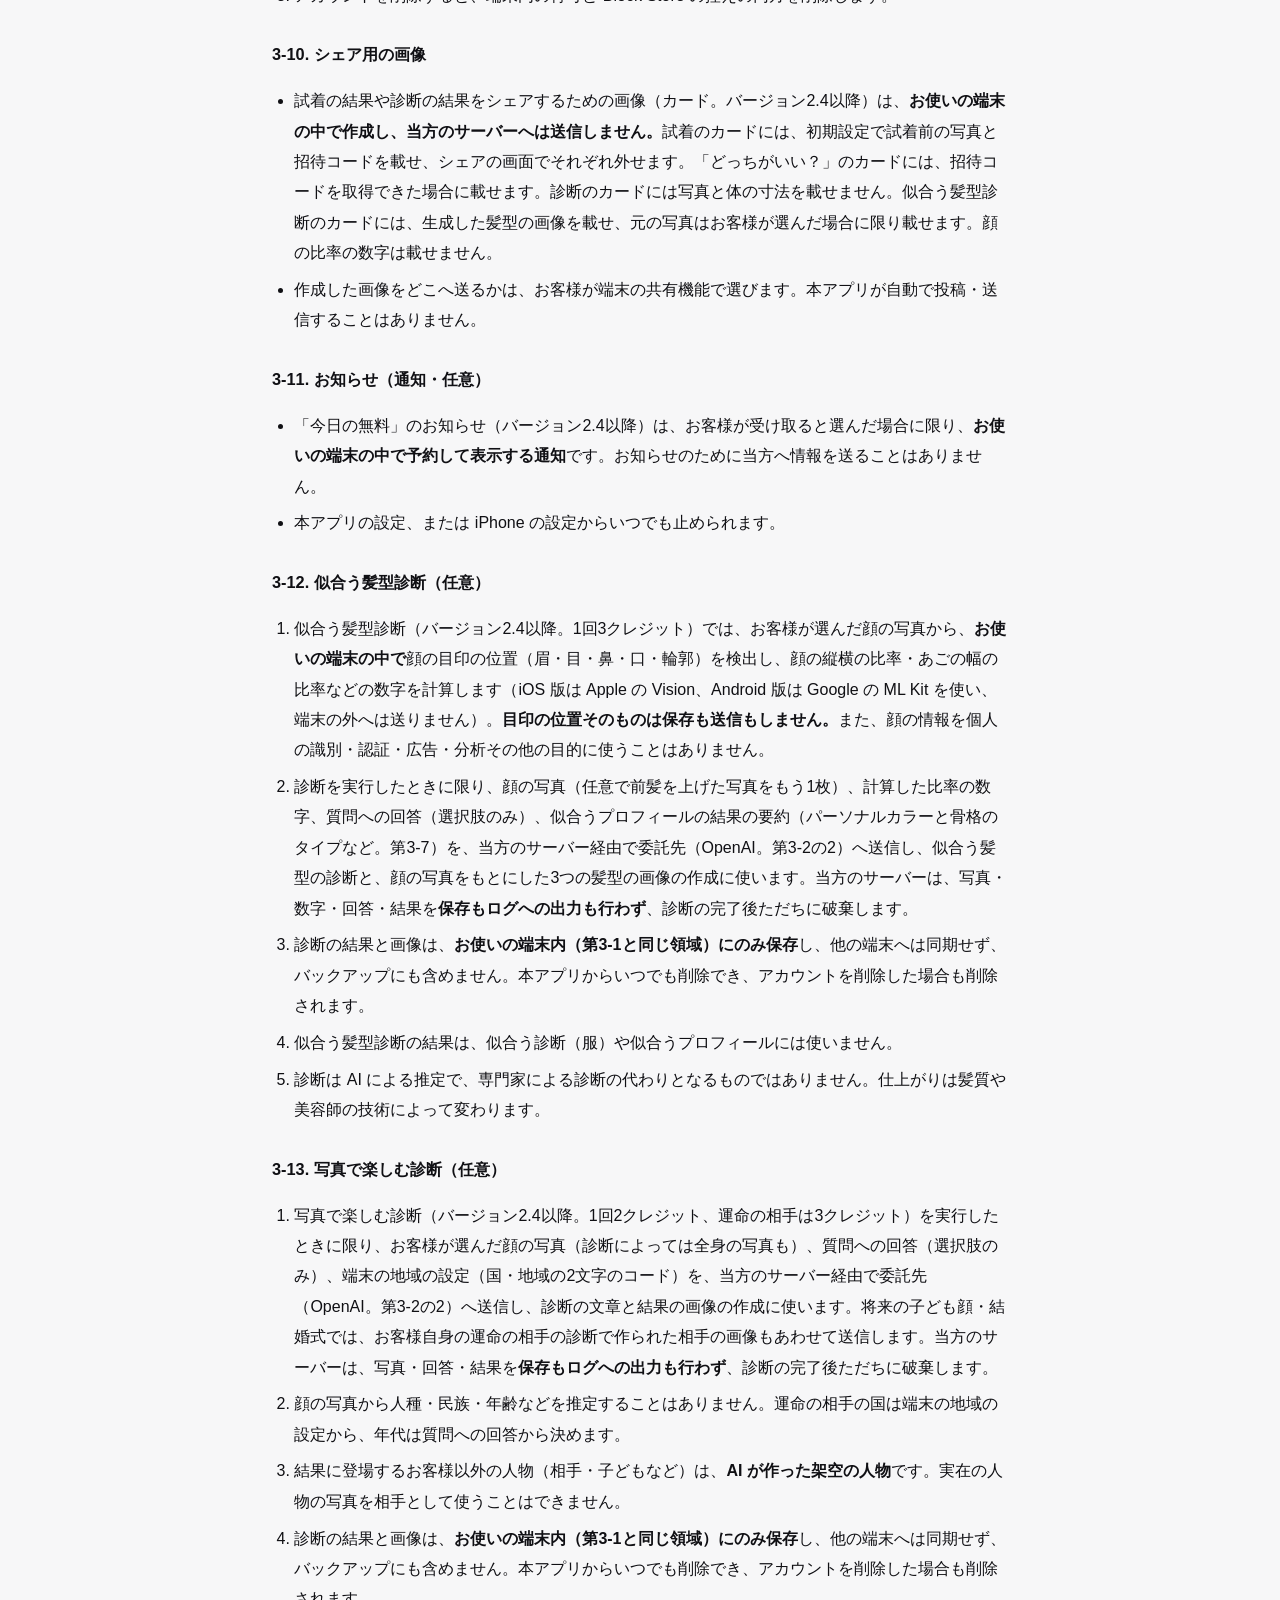
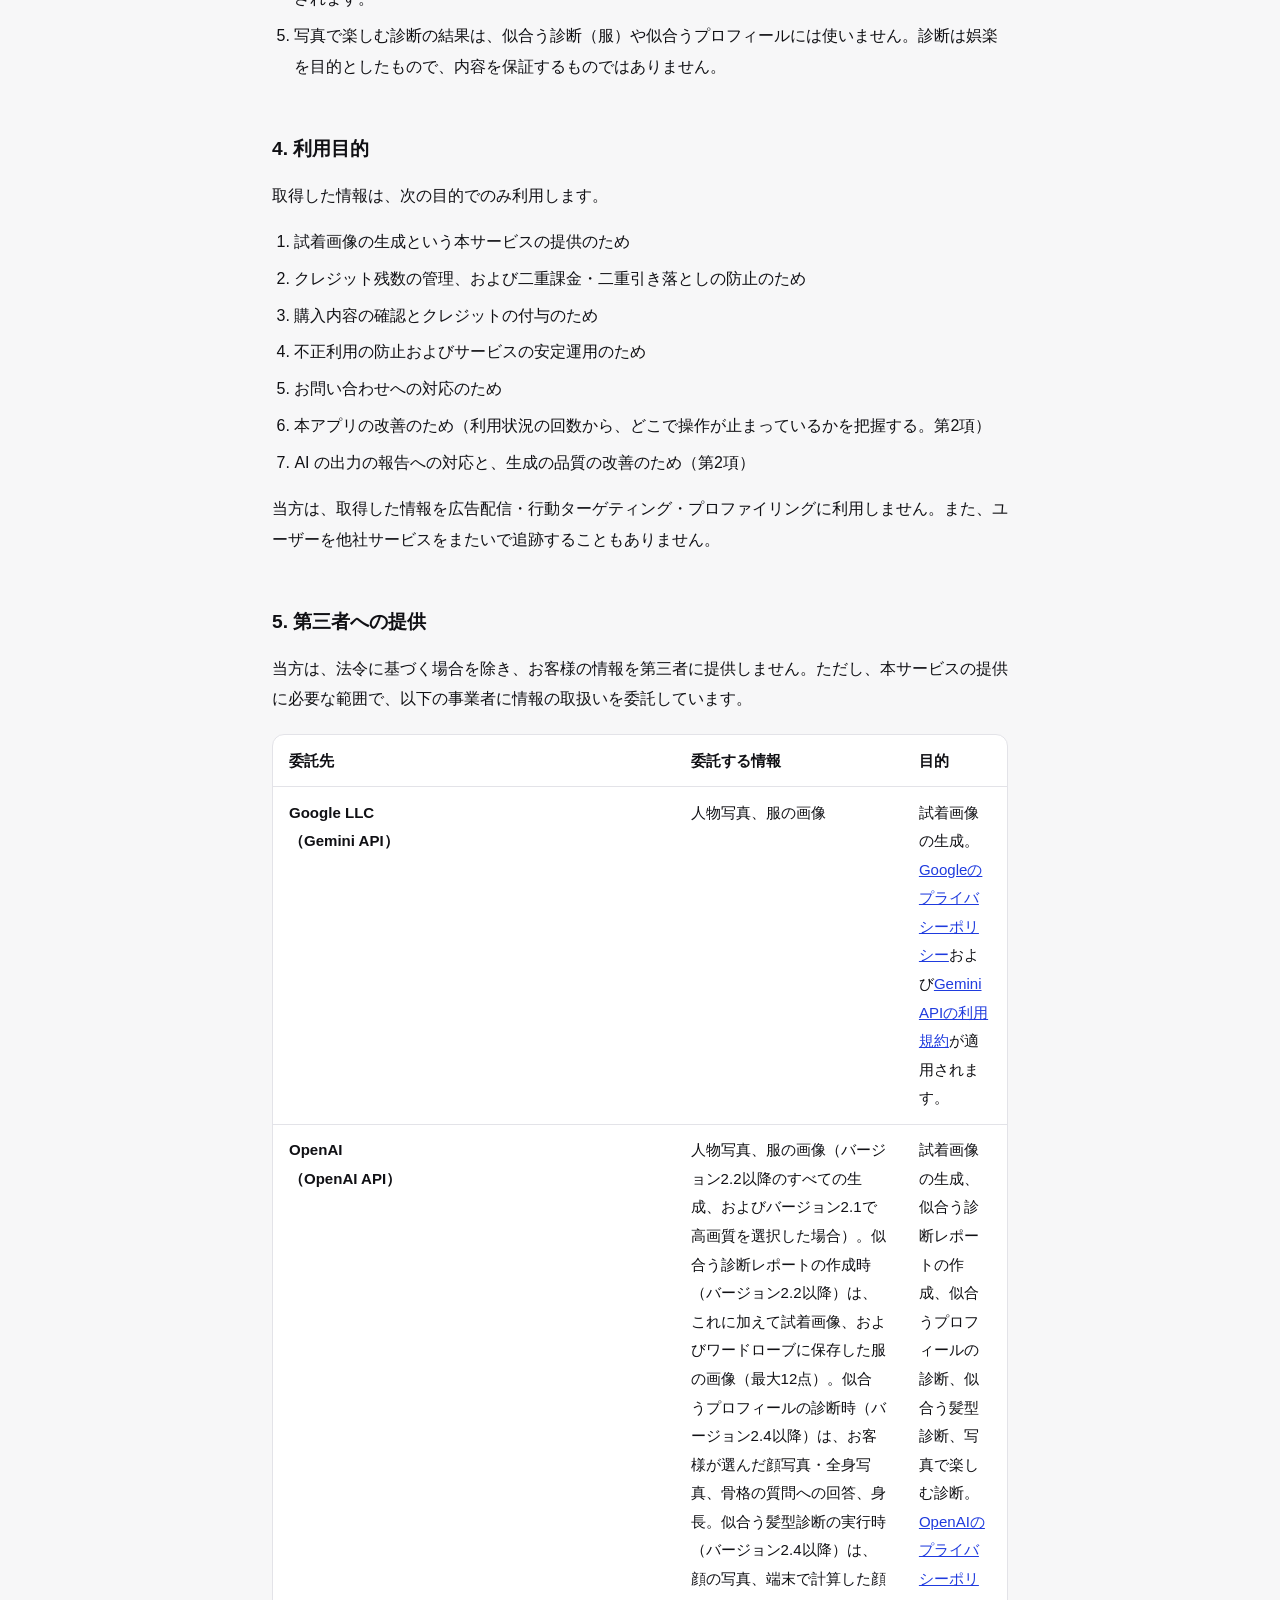
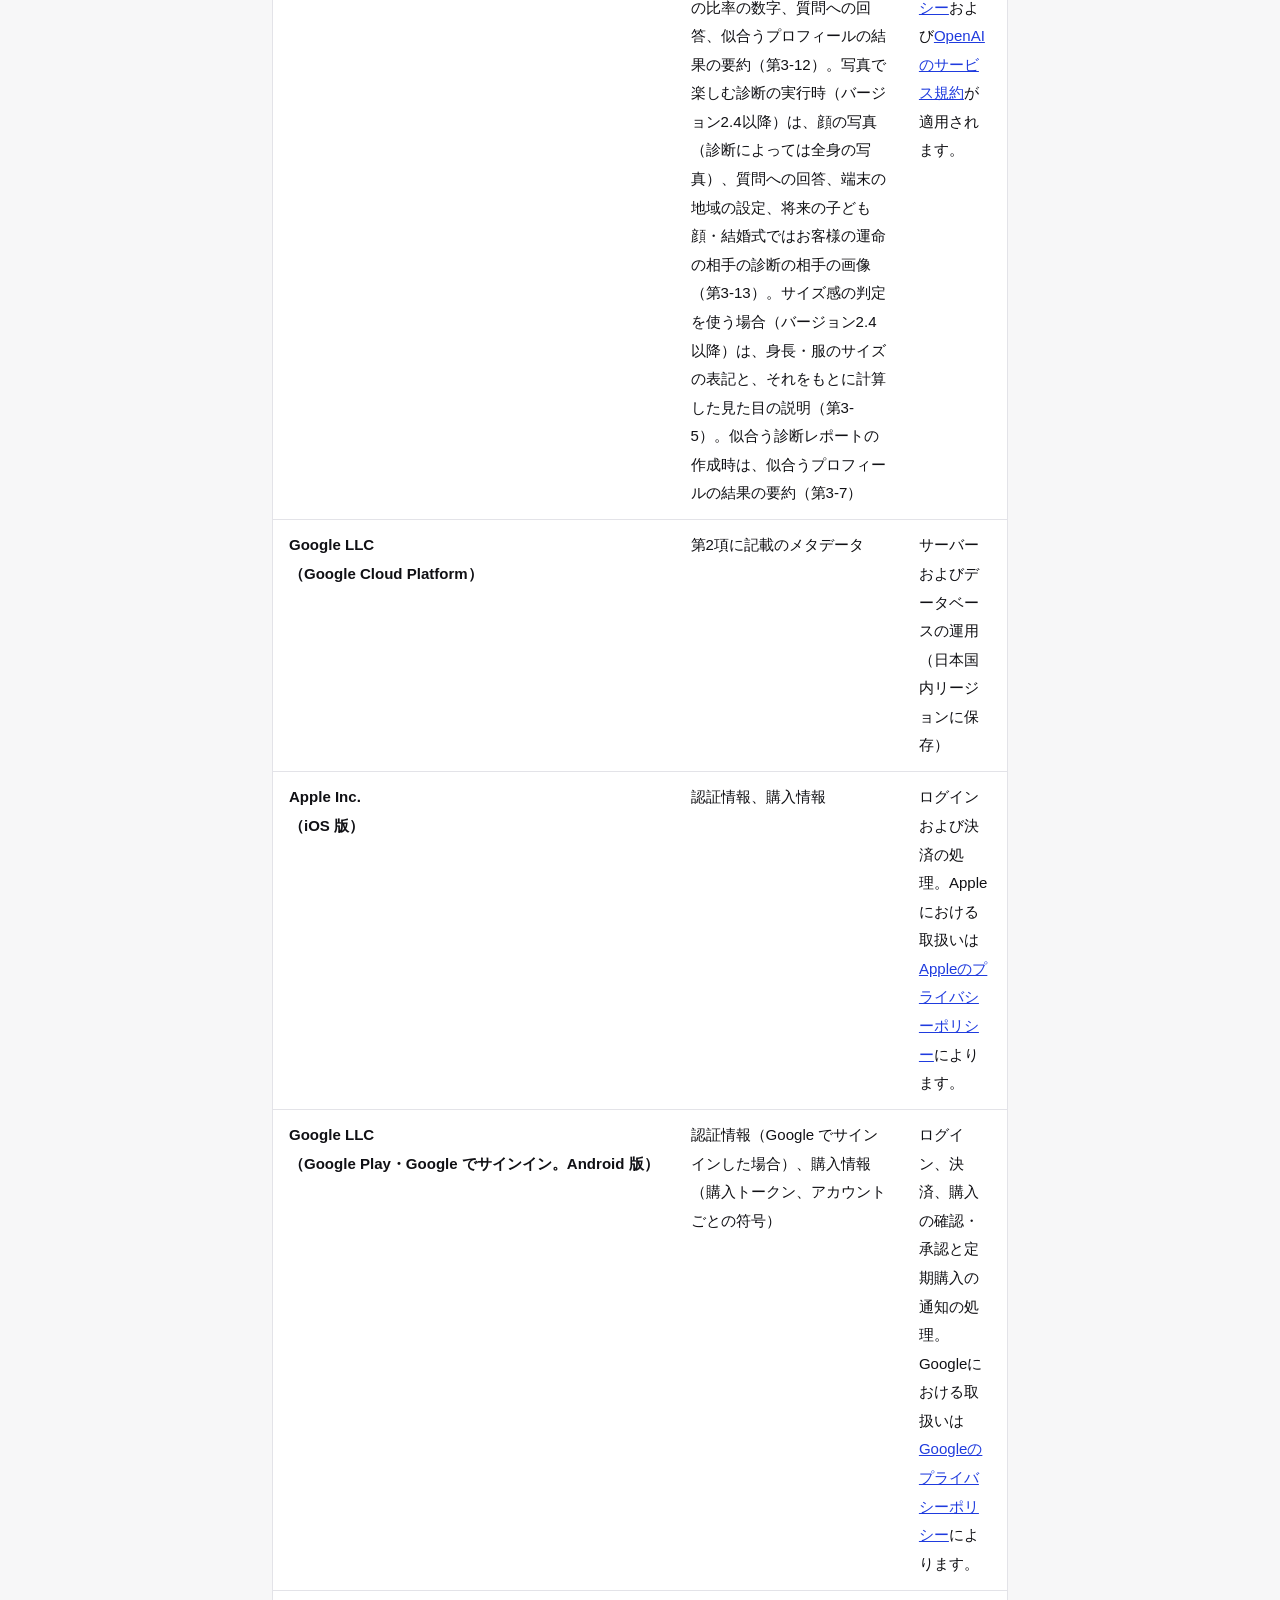
<file: privacy.html>
<!DOCTYPE html>
<html lang="ja">
<head>
<meta charset="utf-8">
<meta name="viewport" content="width=device-width, initial-scale=1">
<title>プライバシーポリシー | TryOn</title>
<meta name="description" content="バーチャル試着アプリ TryOn のプライバシーポリシーです。写真の取扱いについて詳しく説明しています。">
<link rel="stylesheet" href="style.css">
</head>
<body>

<header>
  <a class="app-name" href="index.html">TryOn</a>
  <h1>プライバシーポリシー</h1>
  <p class="meta">制定日: 2026年8月5日 ／ 最終更新日: 2026年10月22日</p>
  <p class="meta"><a href="privacy_en.html" lang="en" hreflang="en">English</a></p>
</header>

<main>

<div class="summary">
  <h2>写真の取扱い（要点）</h2>
  <ul>
    <li>登録した人物写真・服の画像・生成結果は、<strong>お客様の端末内にのみ保存されます。</strong></li>
    <li>画像は<strong>生成を実行するときだけ</strong>、当方のサーバー（Google Cloud Platform）を経由して<strong>生成AI（OpenAIのOpenAI API、または予備としてGoogle LLCのGemini API）へ送信されます。</strong>OpenAIへの送信は、これに加えて、初めて利用する前にアプリ内で1回表示する確認画面で同意いただいた場合のみ行います（送信先の詳細は第3項）。</li>
    <li>送信された画像は、当方のサーバーで<strong>メモリ上で処理した後ただちに破棄され、保存されません。</strong>データベースにも記録しません。</li>
    <li>お客様が生成を実行した時点で、<strong>この送信に同意いただいたもの</strong>として取り扱います（送信なしに生成することはできません）。</li>
    <li>当方は、お客様の<strong>氏名・メールアドレスを取得しません。</strong>Android 版で任意に「Google でサインイン」をした場合も、Google から受け取る情報のうちアカウントの識別子だけを使い、氏名・メールアドレスは使わず、保存もしません（第2項）。</li>
    <li>広告配信・行動追跡（トラッキング）は一切行いません。</li>
    <li>Android 版では、人物写真に写っている人や服の部位を<strong>端末の中で</strong>判定するために Google の部品（ML Kit・MediaPipe）を使います。このとき画像は端末の外へ送りませんが、部品の性能の指標が Google へ送られることがあります（第3-8）。</li>
  </ul>
  <p class="meta">※ 生成時に画像がGoogleまたはOpenAIへ送信されるため、「画像が端末から出ることはない」という説明はいたしません。実際の動作を正確にお伝えしています。</p>
</div>

<p>TryOn運営チーム（以下「当方」といいます）は、アプリケーション「TryOn」（App Store で配信する iPhone 向けのもの（以下「iOS 版」といいます）と、Google Play で配信する Android 向けのもの（以下「Android 版」といいます）。以下あわせて「本アプリ」といいます）における個人情報および利用者情報の取扱いについて、以下のとおりプライバシーポリシー（以下「本ポリシー」といいます）を定めます。</p>
<p>本ポリシーは、とくに「iOS 版」「Android 版」と断りのない限り、両方に適用します。また、バージョンを示した記述（「バージョン2.2以降」など）は iOS 版のバージョンを指します。Android 版はバージョン2.4.0から提供しており、「バージョン2.4以降」の記述が当てはまります。</p>

<h2>1. 事業者情報</h2>
<ul>
  <li>事業者名: TryOn運営チーム</li>
  <li>個人情報保護に関する連絡先: <a href="mailto:kaiseiota0620@gmail.com">kaiseiota0620@gmail.com</a></li>
</ul>

<h2>2. 取得する情報</h2>
<p>当方が取得する情報は、次のとおりです。</p>

<div class="table-scroll">
<table>
  <thead>
    <tr><th>情報の種類</th><th>内容</th><th>取得の方法</th></tr>
  </thead>
  <tbody>
    <tr>
      <th>アカウント識別子</th>
      <td>サインインせずに利用する場合: 本アプリが端末内に作成する識別用の符号から当方のサーバーで算出した識別子（符号そのものは保存しません。符号の扱いは第3-9）。<br>iOS 版で任意に Sign in with Apple によりサインインした場合: Appleが発行する本アプリ専用のユーザー識別子。<br>Android 版で任意に「Google でサインイン」によりサインインした場合: Google が発行するアカウントの識別子（Google の ID トークンに含まれる「sub」）。ID トークンには氏名・メールアドレスが含まれることがありますが、当方は本人確認のため ID トークンを検証するときにメモリ上で扱うだけで、識別子のほかは<strong>使わず、保存もログへの出力もしません。</strong><br><strong>いずれの場合も、氏名・メールアドレスは保存しません。</strong>Apple のアカウントと Google のアカウントは別のアカウントとして扱います。</td>
      <td>本アプリの利用開始時に端末内で作成／サインイン時にApple（iOS 版）またはGoogle（Android 版）から提供</td>
    </tr>
    <tr>
      <th>クレジット・プラン情報</th>
      <td>残りクレジット数、加入プラン、プランの有効期限、無料クレジット付与済みかどうか、作成日時・更新日時</td>
      <td>本サービスの利用に伴い記録</td>
    </tr>
    <tr>
      <th>生成リクエストの記録</th>
      <td>リクエストID、消費クレジット数、処理状況（成功／失敗・返還済み）、失敗の種別、日時。<br><strong>画像そのものおよび画像から作成した特徴量は含みません。</strong></td>
      <td>生成の実行時に記録</td>
    </tr>
    <tr>
      <th>購入情報</th>
      <td>iOS 版: Appleが発行する取引ID（サブスクリプションの元の取引IDを含みます。購入の復元の際に、どのアカウントのプランかを確かめるために用います）、購入商品ID、付与クレジット数、日時。<br>Android 版: Google Play が発行する購入トークンと注文番号、購入商品ID（定期購入のID・商品のID）、付与クレジット数、日時。購入トークンは、購入の確認と承認、定期購入の更新・解約・返金などの通知の処理、購入の復元の際にどのアカウントのプランかを確かめるために用います。購入の承認は当方のサーバーが行います。<br>どちらの場合も、どのアカウントの購入かを確かめるため、アカウントごとの符号（氏名などを含まない値）を購入のときに App Store または Google Play へ渡します。<br><strong>クレジットカード番号等の決済情報は当方に渡りません。</strong></td>
      <td>App Store・Google Play 経由の購入時（Android 版の定期購入の更新・解約・返金などは、Google Play からの通知でも受け取ります）</td>
    </tr>
    <tr>
      <th>プロプランの利用状況</th>
      <td>月ごとの生成回数・利用量（バージョン2.3以降。プロプランの加入者のみ）。<strong>アカウント識別子をそのまま用いず、元に戻せない形に変換した値と結び付けて記録します。</strong>あわせて、上限の判定のためその日（日本時間）の利用量をアカウントに記録します。</td>
      <td>生成の実行時に記録</td>
    </tr>
    <tr>
      <th>画像データ</th>
      <td>人物写真および服の画像（第3項で詳述）</td>
      <td>生成の実行時のみ一時的に受信</td>
    </tr>
    <tr>
      <th>体の情報・服の寸法（任意）</th>
      <td>サイズ感の判定（バージョン2.4以降）を使う場合に限り、お客様が入力した身長・体重・普段の服のサイズ・体の寸法（肩幅・バスト・ウエスト・ヒップ・股下）と、服のサイズ・寸法（第3-5で詳述）。<strong>入力は任意です。</strong></td>
      <td>サイズ感の判定を使った生成・似合う診断の実行時のみ一時的に受信（端末内に保存）</td>
    </tr>
    <tr>
      <th>似合うプロフィールの診断の写真と結果（任意）</th>
      <td>パーソナルカラー・骨格・体の寸法の診断（バージョン2.4以降）を使う場合に限り、お客様が選んだ写真（顔の写真・全身写真）、骨格の質問への回答、身長、および診断の結果（第3-7で詳述）。<strong>診断は任意です。</strong></td>
      <td>診断の実行時のみ一時的に受信（結果は端末内に保存）</td>
    </tr>
    <tr>
      <th>似合う髪型診断の写真・顔の比率・回答（任意）</th>
      <td>似合う髪型診断（バージョン2.4以降）を使う場合に限り、お客様が選んだ顔の写真（任意で前髪を上げた写真をもう1枚）、<strong>端末の中で顔の写真から計算した比率の数字</strong>（顔の縦横の比率・あごの幅の比率など）、髪や暮らしについての質問への回答（選択肢のみ）、および似合うプロフィールの結果の要約（第3-12で詳述）。<strong>診断は任意です。</strong></td>
      <td>診断の実行時のみ一時的に受信（結果は端末内に保存）</td>
    </tr>
    <tr>
      <th>写真で楽しむ診断の写真・回答・地域（任意）</th>
      <td>写真で楽しむ診断（運命の相手・将来の子ども顔・結婚式・前世・異世界転生・アイドル。バージョン2.4以降）を使う場合に限り、お客様が選んだ顔の写真（診断によっては全身の写真も）、質問への回答（選択肢のみ）、端末の地域の設定（国・地域の2文字のコード）、および将来の子ども顔・結婚式では、お客様自身の運命の相手の診断で作られた相手の画像（第3-13で詳述）。<strong>診断は任意です。</strong></td>
      <td>診断の実行時のみ一時的に受信（結果は端末内に保存）</td>
    </tr>
    <tr>
      <th>利用状況（回数のみ）</th>
      <td>バージョン2.4以降。アプリのどの画面まで進んだか・どの操作をしたか（例:「全身写真の登録の画面を開いた」「試着の結果を見た」「シェアした」）の<strong>回数</strong>と、端末の種類（iOS / Android）・アプリのバージョン。<strong>お客様や端末を識別する情報（識別子・写真・文章・位置情報）は含めず、ほかの情報と結び付けません。</strong></td>
      <td>オンボーディングで本ポリシーに同意いただいた後から、本アプリが自動で送信（日ごと・端末の種類ごと・バージョンごとの合計の回数としてのみ保存）。<strong>設定の「使い方の回数を送る（匿名）」でいつでも止められ、止めると端末に貯めていた分も破棄します。</strong></td>
    </tr>
    <tr>
      <th>AI の出力の報告</th>
      <td>バージョン2.4以降。お客様がアプリ内の「問題を報告」から送った場合に限り、選んだ理由・任意のひとこと（500文字まで）・報告の対象の種類（試着・似合う診断・似合うプロフィール・似合う髪型診断・写真で楽しむ診断）・端末の種類・アプリのバージョンと、お客様の識別子から算出した符号（識別子そのものではありません）。<strong>画像は送信されません。</strong></td>
      <td>お客様が送信したときのみ（180日で自動的に削除。アカウントを削除した場合はその時点で削除）</td>
    </tr>
    <tr>
      <th>サーバーへの接続の記録</th>
      <td>本アプリが当方のサーバーと通信したときの接続の記録（IPアドレス、User-Agent、日時など）。サーバーの運用と不正利用の防止のためにのみ用い、<strong>位置の推定や利用者の特定には使いません。</strong></td>
      <td>当方のサーバー（Google Cloud）が通信の際に自動で記録（30日で自動的に削除）</td>
    </tr>
  </tbody>
</table>
</div>

<h2>3. 画像データの取扱い</h2>
<p>本アプリの中心となる機能に関わるため、画像の取扱いを個別に説明します。</p>

<h3>3-1. 端末内での保存</h3>
<p>お客様が登録した人物写真、取り込んだ服の画像、生成された試着画像、および似合う診断レポートの画像は、<strong>端末内の本アプリ専用の領域にのみ保存され、当方のサーバーには保存されません。</strong>これらは他のアプリからアクセスできません。</p>
<ul>
  <li>iOS 版: 端末のロック中は読み取れないよう保護しています。また、iCloudバックアップの対象からも除外しています。</li>
  <li>Android 版: Android のクラウドへのバックアップと、端末間のデータの移行（機種変更の際のコピーなど）の対象から除外しています。</li>
</ul>

<h3>3-2. 当方サーバーへの送信と Gemini API</h3>
<p>お客様が試着の生成を実行したときに限り、人物写真と服の画像が当方のサーバー（Google Cloud Platform、日本国内リージョン）へ送信されます。バージョン2.1以前の本アプリの標準画質、およびバージョン2.2以降でOpenAI APIが一時的に利用できない場合は、そこからGoogle LLCの生成AIサービス「Gemini API」へ送信されます（それ以外の送信先は第3-2の2項）。<strong>生成の実行は、この送信への同意を前提とします。</strong>送信を伴わずに生成を行うことはできません。</p>
<p>Google LLCにおける取扱いは次のとおりです。</p>
<ul>
  <li>当方は有償のAPIを利用しており、Googleの規約上、<strong>送信された画像がGoogleのAIモデルの学習（訓練）に使用されることはありません。</strong></li>
  <li>ただし、Googleは不正利用の監視等のため、APIに送信されたデータを<strong>同社のポリシーに定める期間、一時的に保持する場合があります。</strong></li>
  <li>Googleでの処理は日本国外（米国等）のサーバーで行われる場合があります。</li>
  <li>詳細は<a href="https://ai.google.dev/gemini-api/terms" target="_blank" rel="noopener">Gemini APIの利用規約</a>および<a href="https://policies.google.com/privacy" target="_blank" rel="noopener">Googleのプライバシーポリシー</a>をご確認ください。</li>
</ul>

<h3>3-2の2. OpenAI APIへの送信</h3>
<p>次の場合に、人物写真と服の画像が当方のサーバーを経由してOpenAIの「OpenAI API」（画像生成モデル GPT Image、および画像を読み取るモデル GPT）へ送信されます。OpenAI APIへの送信は、生成の実行による同意（第3-2項）に加えて、初めて利用する前にアプリ内で1回表示する確認画面で、送信先を確認のうえ同意いただいた場合に限り行います。</p>
<ul>
  <li>バージョン2.2以降の本アプリで試着画像を生成するとき（すべての生成）</li>
  <li>バージョン2.1の本アプリで「高画質」を選択して生成するとき</li>
  <li><strong>似合う診断レポート</strong>を作成するとき（バージョン2.2以降）。診断のため、登録写真、試着画像、試着した服の画像に加え、<strong>ワードローブに保存した服の画像（最大12点）</strong>も送信します</li>
</ul>
<p>バージョン2.2以降でOpenAI APIが一時的に利用できない場合は、予備として第3-2項のGemini APIで生成することがあります。</p>
<ul>
  <li>OpenAIの規約上、<strong>APIに送信されたデータは、OpenAIのモデルの学習（訓練）に使用されません。</strong></li>
  <li>ただし、OpenAIは不正利用の監視のため、APIに送信されたデータを<strong>最長30日間保持する場合があります。</strong></li>
  <li>OpenAIでの処理は日本国外（米国等）のサーバーで行われます。</li>
  <li>詳細は<a href="https://openai.com/policies/services-agreement/" target="_blank" rel="noopener">OpenAIのサービス規約</a>および<a href="https://openai.com/policies/privacy-policy/" target="_blank" rel="noopener">OpenAIのプライバシーポリシー</a>をご確認ください。</li>
</ul>

<h3>3-3. 送信された画像の破棄</h3>
<p>当方のサーバーは、受け取った画像を<strong>メモリ上で処理するのみで、ディスクやストレージサービスに書き込みません。</strong>処理の完了後、画像はただちに破棄されます。データベースには、第2項に記載したメタデータのみを記録します。画像データやその一部をログに出力することもありません。</p>

<h3>3-4. 削除の方法</h3>
<p>端末内の画像は、本アプリ内で写真を撮り直す・削除する操作を行うか、本アプリをアンインストールすることで削除されます。当方のサーバーには画像が保存されていないため、サーバー側での画像の削除依頼は必要ありません。</p>

<h3>3-5. 体の情報と服の寸法（サイズ感の判定・任意）</h3>
<ol>
  <li>サイズ感の判定（バージョン2.4以降）を使う場合、お客様が入力した身長・体重・普段の服のサイズ・体の寸法は、<strong>お使いの端末内（iOS 版は Keychain、Android 版は Android Keystore の鍵で暗号化した本アプリ専用の領域）にのみ保存</strong>し、他の端末へは同期しません。服のサイズ・寸法は、試着結果や手持ちの服とともに端末内に保存します。</li>
  <li>これらは、サイズ感の判定を使った生成・似合う診断を実行したときに限り、画像とともに当方のサーバーへ送信されます。当方のサーバーは、サイズ感の判定の計算にのみ使い、<strong>保存もログへの出力も行わず</strong>、処理の完了後ただちに破棄します。</li>
  <li>画像生成・診断の委託先（第3-2・3-2の2）へは、当方のサーバーで計算した見た目の説明（例:「裾は膝のあたり」）と、身長・服のサイズの表記のみを文章として送信します。<strong>体重および体の寸法そのものは委託先へ送信しません。</strong></li>
  <li>入力した体の情報は、本アプリのマイスタジオからいつでも削除できます。アカウントを削除した場合も削除されます。入力しなくても、本サービスの他の機能はすべてご利用いただけます。</li>
</ol>

<h3>3-6. クローゼットの服の詳細と、共有された商品ページの読み取り</h3>
<ol>
  <li>クローゼットの服に記録する詳細（名前・ブランド・価格・購入店・商品ページのURL・サイズ・色・素材・季節・購入日・メモ・状態。バージョン2.4以降。<strong>入力は任意です</strong>）は、<strong>お使いの端末内にのみ保存</strong>し、当方のサーバーへは送信しません。</li>
  <li>通販サイトなどのページを本アプリへ共有したとき、そのページに公開されている商品の情報（品名・ブランド・価格・通貨・サイト名・色・素材）を、<strong>お使いの端末の中で</strong>読み取り、詳細に自動で入れます。読み取れなかった項目を補うため、本アプリがお使いの端末から共有されたページへ直接アクセスすることがあります。<strong>ページの内容や URL を当方のサーバーへ送信することはありません。</strong></li>
  <li>共有した服をクローゼットに保存しないことも選べます。保存しない場合、その服の画像と詳細は試着に使ったあと端末から削除します。保存した服と詳細は、クローゼットからいつでも削除できます。</li>
</ol>

<h3>3-7. 似合うプロフィールの診断（パーソナルカラー・骨格・体の寸法・任意）</h3>
<ol>
  <li>パーソナルカラー・骨格・体の寸法の診断（バージョン2.4以降。各1クレジット。それぞれ初回は無料）を実行したときに限り、お客様が選んだ写真と、骨格の質問への回答（選択肢のみ）・身長を、当方のサーバー経由で診断の委託先（OpenAI。第3-2の2）へ送信します。当方のサーバーは、写真・回答・結果を<strong>保存もログへの出力も行わず</strong>、診断の完了後ただちに破棄します。</li>
  <li>診断の結果（似合う色・骨格のタイプ・推定した体の寸法など）は、<strong>お使いの端末内（第3-5と同じく、iOS 版は Keychain、Android 版は Android Keystore の鍵で暗号化した領域）にのみ保存</strong>し、他の端末へは同期しません。どの写真で診断したかを結果とあわせて表示するため、診断に使った写真の縮小したコピーも端末内（第3-1と同じ領域）にのみ保存します。診断をやり直すか結果を削除すると、このコピーも削除します。</li>
  <li>似合う診断を実行するとき、保存した結果の要約（パーソナルカラーのタイプと似合う色・苦手な色の名前、骨格のタイプと似合う形・避けたい形、体型の名称）を、採点と講評のために当方のサーバー経由で委託先へ文章として送信します。<strong>推定した体の寸法の数値は送信しません。</strong></li>
  <li>推定した体の寸法は、お客様が選んだ場合に限り、サイズ感の判定の体の情報（第3-5）へ取り込みます。入力済みの値は、置き換えを選ばない限り変わりません。</li>
  <li>結果は本アプリの「似合うプロフィール」からいつでも削除できます。アカウントを削除した場合も削除されます。診断しなくても、本サービスの他の機能はすべてご利用いただけます。</li>
  <li>診断は AI による推定で、専門家による診断の代わりとなるものではありません。</li>
</ol>

<h3>3-8. 端末の中での画像の判定（Android 版）</h3>
<ol>
  <li>Android 版は、Google LLC が提供する、端末の中で動く部品を使います。共有された服の画像から部位（トップス・靴など）を推定するために <strong>ML Kit</strong> を、登録する人物写真に人が1人だけ写っているかなどを確かめるために <strong>MediaPipe</strong> を使います。</li>
  <li>これらの判定は<strong>お使いの端末の中だけで行い、判定のために画像を端末の外へ送ることはありません。</strong>（生成のときの画像の送信は、第3-2・3-2の2のとおりです。）</li>
  <li>ただし、これらの部品は、部品の性能と利用状況を測るための指標（処理にかかった時間、端末の機種、OSのバージョン、本アプリのバージョン、エラーの種類、インストールごとの識別子など）を Google へ送ることがあります。<strong>写真そのものは含みません。</strong>当方はこれらの指標を受け取りません。Google における取扱いは<a href="https://developers.google.com/ml-kit/android-data-disclosure" target="_blank" rel="noopener">ML Kit のデータの開示</a>および<a href="https://policies.google.com/privacy" target="_blank" rel="noopener">Googleのプライバシーポリシー</a>によります。</li>
</ol>

<h3>3-9. 識別用の符号の保存（Google Block Store）</h3>
<ol>
  <li>サインインせずに利用するための識別用の符号（第2項）は、本アプリが端末内で作成し、端末内にのみ保存します。iOS 版では端末の Keychain に保存し、他の端末へは同期しません。Android 版では Android Keystore の鍵で暗号化して本アプリ専用の領域に保存します。</li>
  <li>Android 版では、本アプリを削除してから入れ直しても同じアカウントで続けられるよう、この符号の控えを Google Play 開発者サービスの <strong>Block Store</strong> に置きます。控えは<strong>その端末の中だけに保存し、クラウドへのバックアップには送りません。</strong>Google Play 開発者サービスが使えない端末では控えを置けず、入れ直すと新しいアカウントになります。</li>
  <li>アカウントを削除すると、端末内の符号と Block Store の控えの両方を削除します。</li>
</ol>

<h3>3-10. シェア用の画像</h3>
<ul>
  <li>試着の結果や診断の結果をシェアするための画像（カード。バージョン2.4以降）は、<strong>お使いの端末の中で作成し、当方のサーバーへは送信しません。</strong>試着のカードには、初期設定で試着前の写真と招待コードを載せ、シェアの画面でそれぞれ外せます。「どっちがいい？」のカードには、招待コードを取得できた場合に載せます。診断のカードには写真と体の寸法を載せません。似合う髪型診断のカードには、生成した髪型の画像を載せ、元の写真はお客様が選んだ場合に限り載せます。顔の比率の数字は載せません。</li>
  <li>作成した画像をどこへ送るかは、お客様が端末の共有機能で選びます。本アプリが自動で投稿・送信することはありません。</li>
</ul>

<h3>3-11. お知らせ（通知・任意）</h3>
<ul>
  <li>「今日の無料」のお知らせ（バージョン2.4以降）は、お客様が受け取ると選んだ場合に限り、<strong>お使いの端末の中で予約して表示する通知</strong>です。お知らせのために当方へ情報を送ることはありません。</li>
  <li>本アプリの設定、または iPhone の設定からいつでも止められます。</li>
</ul>

<h3>3-12. 似合う髪型診断（任意）</h3>
<ol>
  <li>似合う髪型診断（バージョン2.4以降。1回3クレジット）では、お客様が選んだ顔の写真から、<strong>お使いの端末の中で</strong>顔の目印の位置（眉・目・鼻・口・輪郭）を検出し、顔の縦横の比率・あごの幅の比率などの数字を計算します（iOS 版は Apple の Vision、Android 版は Google の ML Kit を使い、端末の外へは送りません）。<strong>目印の位置そのものは保存も送信もしません。</strong>また、顔の情報を個人の識別・認証・広告・分析その他の目的に使うことはありません。</li>
  <li>診断を実行したときに限り、顔の写真（任意で前髪を上げた写真をもう1枚）、計算した比率の数字、質問への回答（選択肢のみ）、似合うプロフィールの結果の要約（パーソナルカラーと骨格のタイプなど。第3-7）を、当方のサーバー経由で委託先（OpenAI。第3-2の2）へ送信し、似合う髪型の診断と、顔の写真をもとにした3つの髪型の画像の作成に使います。当方のサーバーは、写真・数字・回答・結果を<strong>保存もログへの出力も行わず</strong>、診断の完了後ただちに破棄します。</li>
  <li>診断の結果と画像は、<strong>お使いの端末内（第3-1と同じ領域）にのみ保存</strong>し、他の端末へは同期せず、バックアップにも含めません。本アプリからいつでも削除でき、アカウントを削除した場合も削除されます。</li>
  <li>似合う髪型診断の結果は、似合う診断（服）や似合うプロフィールには使いません。</li>
  <li>診断は AI による推定で、専門家による診断の代わりとなるものではありません。仕上がりは髪質や美容師の技術によって変わります。</li>
</ol>

<h3>3-13. 写真で楽しむ診断（任意）</h3>
<ol>
  <li>写真で楽しむ診断（バージョン2.4以降。1回2クレジット、運命の相手は3クレジット）を実行したときに限り、お客様が選んだ顔の写真（診断によっては全身の写真も）、質問への回答（選択肢のみ）、端末の地域の設定（国・地域の2文字のコード）を、当方のサーバー経由で委託先（OpenAI。第3-2の2）へ送信し、診断の文章と結果の画像の作成に使います。将来の子ども顔・結婚式では、お客様自身の運命の相手の診断で作られた相手の画像もあわせて送信します。当方のサーバーは、写真・回答・結果を<strong>保存もログへの出力も行わず</strong>、診断の完了後ただちに破棄します。</li>
  <li>顔の写真から人種・民族・年齢などを推定することはありません。運命の相手の国は端末の地域の設定から、年代は質問への回答から決めます。</li>
  <li>結果に登場するお客様以外の人物（相手・子どもなど）は、<strong>AI が作った架空の人物</strong>です。実在の人物の写真を相手として使うことはできません。</li>
  <li>診断の結果と画像は、<strong>お使いの端末内（第3-1と同じ領域）にのみ保存</strong>し、他の端末へは同期せず、バックアップにも含めません。本アプリからいつでも削除でき、アカウントを削除した場合も削除されます。</li>
  <li>写真で楽しむ診断の結果は、似合う診断（服）や似合うプロフィールには使いません。診断は娯楽を目的としたもので、内容を保証するものではありません。</li>
</ol>

<h2>4. 利用目的</h2>
<p>取得した情報は、次の目的でのみ利用します。</p>
<ol>
  <li>試着画像の生成という本サービスの提供のため</li>
  <li>クレジット残数の管理、および二重課金・二重引き落としの防止のため</li>
  <li>購入内容の確認とクレジットの付与のため</li>
  <li>不正利用の防止およびサービスの安定運用のため</li>
  <li>お問い合わせへの対応のため</li>
  <li>本アプリの改善のため（利用状況の回数から、どこで操作が止まっているかを把握する。第2項）</li>
  <li>AI の出力の報告への対応と、生成の品質の改善のため（第2項）</li>
</ol>
<p>当方は、取得した情報を広告配信・行動ターゲティング・プロファイリングに利用しません。また、ユーザーを他社サービスをまたいで追跡することもありません。</p>

<h2>5. 第三者への提供</h2>
<p>当方は、法令に基づく場合を除き、お客様の情報を第三者に提供しません。ただし、本サービスの提供に必要な範囲で、以下の事業者に情報の取扱いを委託しています。</p>

<div class="table-scroll">
<table>
  <thead>
    <tr><th>委託先</th><th>委託する情報</th><th>目的</th></tr>
  </thead>
  <tbody>
    <tr>
      <th>Google LLC<br>（Gemini API）</th>
      <td>人物写真、服の画像</td>
      <td>試着画像の生成。<a href="https://policies.google.com/privacy" target="_blank" rel="noopener">Googleのプライバシーポリシー</a>および<a href="https://ai.google.dev/gemini-api/terms" target="_blank" rel="noopener">Gemini APIの利用規約</a>が適用されます。</td>
    </tr>
    <tr>
      <th>OpenAI<br>（OpenAI API）</th>
      <td>人物写真、服の画像（バージョン2.2以降のすべての生成、およびバージョン2.1で高画質を選択した場合）。似合う診断レポートの作成時（バージョン2.2以降）は、これに加えて試着画像、およびワードローブに保存した服の画像（最大12点）。似合うプロフィールの診断時（バージョン2.4以降）は、お客様が選んだ顔写真・全身写真、骨格の質問への回答、身長。似合う髪型診断の実行時（バージョン2.4以降）は、顔の写真、端末で計算した顔の比率の数字、質問への回答、似合うプロフィールの結果の要約（第3-12）。写真で楽しむ診断の実行時（バージョン2.4以降）は、顔の写真（診断によっては全身の写真）、質問への回答、端末の地域の設定、将来の子ども顔・結婚式ではお客様の運命の相手の診断の相手の画像（第3-13）。サイズ感の判定を使う場合（バージョン2.4以降）は、身長・服のサイズの表記と、それをもとに計算した見た目の説明（第3-5）。似合う診断レポートの作成時は、似合うプロフィールの結果の要約（第3-7）</td>
      <td>試着画像の生成、似合う診断レポートの作成、似合うプロフィールの診断、似合う髪型診断、写真で楽しむ診断。<a href="https://openai.com/policies/privacy-policy/" target="_blank" rel="noopener">OpenAIのプライバシーポリシー</a>および<a href="https://openai.com/policies/services-agreement/" target="_blank" rel="noopener">OpenAIのサービス規約</a>が適用されます。</td>
    </tr>
    <tr>
      <th>Google LLC<br>（Google Cloud Platform）</th>
      <td>第2項に記載のメタデータ</td>
      <td>サーバーおよびデータベースの運用（日本国内リージョンに保存）</td>
    </tr>
    <tr>
      <th>Apple Inc.<br>（iOS 版）</th>
      <td>認証情報、購入情報</td>
      <td>ログインおよび決済の処理。Appleにおける取扱いは<a href="https://www.apple.com/legal/privacy/ja/" target="_blank" rel="noopener">Appleのプライバシーポリシー</a>によります。</td>
    </tr>
    <tr>
      <th>Google LLC<br>（Google Play・Google でサインイン。Android 版）</th>
      <td>認証情報（Google でサインインした場合）、購入情報（購入トークン、アカウントごとの符号）</td>
      <td>ログイン、決済、購入の確認・承認と定期購入の通知の処理。Googleにおける取扱いは<a href="https://policies.google.com/privacy" target="_blank" rel="noopener">Googleのプライバシーポリシー</a>によります。</td>
    </tr>
    <tr>
      <th>Google LLC<br>（ML Kit・MediaPipe。Android 版）</th>
      <td>部品の性能と利用状況の指標（第3-8。画像は含みません）</td>
      <td>端末内で動く部品の提供と改善。部品から Google へ直接送られ、当方は受け取りません。</td>
    </tr>
  </tbody>
</table>
</div>

<div class="notice">
  <p>上記の委託に伴い、情報が日本国外（米国等）で処理される場合があります。委託先の選定にあたっては、適切な安全管理措置が講じられていることを確認しています。</p>
</div>

<h2>6. 保存期間</h2>
<ul>
  <li><strong>画像データ</strong>: サーバーには保存しません（第3項）。端末内のデータは、お客様が削除するまで保持されます。</li>
  <li><strong>生成リクエストの記録</strong>: 記録日から30日が経過した時点で自動的に削除されます。</li>
  <li><strong>アカウント情報・クレジット情報・購入情報</strong>: アカウントが有効な間、および法令上必要な期間保持します。削除のご依頼があった場合は、第8項の手続きにより削除します。</li>
  <li><strong>アカウントを削除した後も残る情報</strong>: 同じ購入による二重の付与を防ぐため、購入の記録（取引ID・注文番号、商品、付与したクレジット数、日時）は、<strong>アカウントとの結び付けを外したうえで</strong>期間を定めず保持します。詳しくは<a href="delete.html">アカウントとデータの削除</a>をご覧ください。</li>
  <li><strong>サーバーへの接続の記録</strong>: 記録日から30日が経過した時点で自動的に削除されます。</li>
  <li><strong>利用状況（回数のみ）</strong>: 記録日から180日が経過した時点で自動的に削除されます。</li>
  <li><strong>AI の出力の報告</strong>: 受付日から180日が経過した時点で自動的に削除されます。アカウントを削除した場合は、その時点で削除します。</li>
</ul>

<h2>7. 安全管理措置</h2>
<ul>
  <li>通信はすべてHTTPSにより暗号化しています。</li>
  <li>生成AIのAPIキーは、アプリ本体には含めず、サーバー側の秘密情報として管理しています。</li>
  <li>データベースへの読み書きは、当方のサーバーからのみ行えるよう制限しています。</li>
  <li>端末内の画像は、本アプリ専用の領域に保存し、他のアプリからは読み取れないようにしています。iOS 版では、OSのデータ保護機能を適用し、端末のロック中は読み取れないようにしています。Android 版では、体の情報・似合うプロフィールの結果・識別用の符号を Android Keystore の鍵で暗号化しています。</li>
  <li>画像データ・認証トークンをログに出力しない運用としています。</li>
</ul>

<h2>8. お客様の権利と手続き</h2>
<p>お客様は、当方が保有するご自身の情報について、開示、訂正、利用停止、消去を求めることができます。</p>
<ul>
  <li><strong>アカウントの削除はアプリ内で完結します</strong>（iOS 版・Android 版とも）: 設定 →「アカウントを削除」。サーバー上のクレジット・プラン・記録と、端末内の写真・生成結果がすべて削除されます。手順、削除されるもの・残るもの、本アプリを削除した後にご依頼いただく方法は、<a href="delete.html">アカウントとデータの削除</a>のページにまとめています。</li>
  <li>その他のご請求・ご質問: <a href="mailto:kaiseiota0620@gmail.com">kaiseiota0620@gmail.com</a></li>
</ul>
<p>ご本人であることを確認できる範囲で、合理的な期間内に対応いたします。なお、アカウントの削除により、残存するクレジットは失効します。また、アカウントを削除しても、App Store・Google Play の定期購入は自動では解約されません。本アプリの設定画面からも、この窓口にアクセスできます。</p>
<h3>8-2. 同意について</h3>
<p>本ポリシーへの同意は、次のとおりいただきます。</p>
<ul>
  <li>本アプリの利用開始（オンボーディングの最後の「無料ではじめる」の操作。バージョン2.2以前はSign in with Appleによるログイン）をもって、本ポリシーに同意いただいたものとします。</li>
  <li>第3項の画像の送信については、お客様が生成（似合う診断レポートの作成を含みます）を実行することにより、これに同意いただいたものとします。</li>
  <li>OpenAI APIへの送信については、これに加えて、初めて利用する前にアプリ内で表示する確認画面で同意をいただきます（第3-2の2項）。送信する内容が増えた場合（バージョン2.4での似合うプロフィールの診断・サイズ感の判定・似合う髪型診断・写真で楽しむ診断など）は、改めて確認画面を表示します。</li>
  <li>利用状況の回数の送信（第2項）は、オンボーディングでの本ポリシーへの同意の後に始め、本アプリの設定でいつでも止められます。お知らせ（第3-11）は、お客様が受け取ると選んだ場合に限り表示します。</li>
</ul>
<p>特に、<strong>第3項の「生成時の画像送信」は本サービスの中核であり、これに同意いただけない場合、生成機能はご利用いただけません。</strong>同意はアカウントの削除によりいつでも撤回でき、撤回後に当方が新たな情報を取得することはありません。</p>

<h2>9. 未成年者について</h2>
<p>本サービスは、18歳未満の人物が写った画像の利用を禁止しています。当方は、13歳未満の子どもから意図的に情報を収集することはありません。保護者の方が、お子様が当方に情報を提供したことに気づかれた場合は、第8項の窓口までご連絡ください。ただちに削除いたします。</p>

<h2>10. 本ウェブサイトについて</h2>
<p>本ウェブサイトはGitHub Pages（GitHub, Inc.）でホスティングされています。同社は、サービス提供のためにアクセスログ（IPアドレス等）を取得する場合があります。詳細は<a href="https://docs.github.com/ja/site-policy/privacy-policies/github-general-privacy-statement" target="_blank" rel="noopener">GitHubのプライバシーに関する声明</a>をご確認ください。当方は、本ウェブサイトにおいてアクセス解析ツールおよび広告用Cookieを使用していません。</p>

<h2>11. 本ポリシーの変更</h2>
<p>当方は、法令の変更や本サービスの内容の変更に応じて、本ポリシーを改定することがあります。重要な変更を行う場合は、本アプリ内または本ウェブサイト上で事前に告知します。改定後の本ポリシーは、本ウェブサイトに掲載した時点から効力を生じます。</p>

<h2>12. お問い合わせ</h2>
<ul>
  <li>事業者名: TryOn運営チーム</li>
  <li>連絡先: <a href="mailto:kaiseiota0620@gmail.com">kaiseiota0620@gmail.com</a></li>
</ul>

</main>

<footer>
  <nav>
    <a href="index.html">ホーム</a>
    <a href="terms.html">利用規約</a>
    <a href="privacy.html">プライバシーポリシー</a>
    <a href="support.html">お問い合わせ</a>
  </nav>
  <p>© 2026 TryOn運営チーム</p>
</footer>

</body>
</html>
</file>
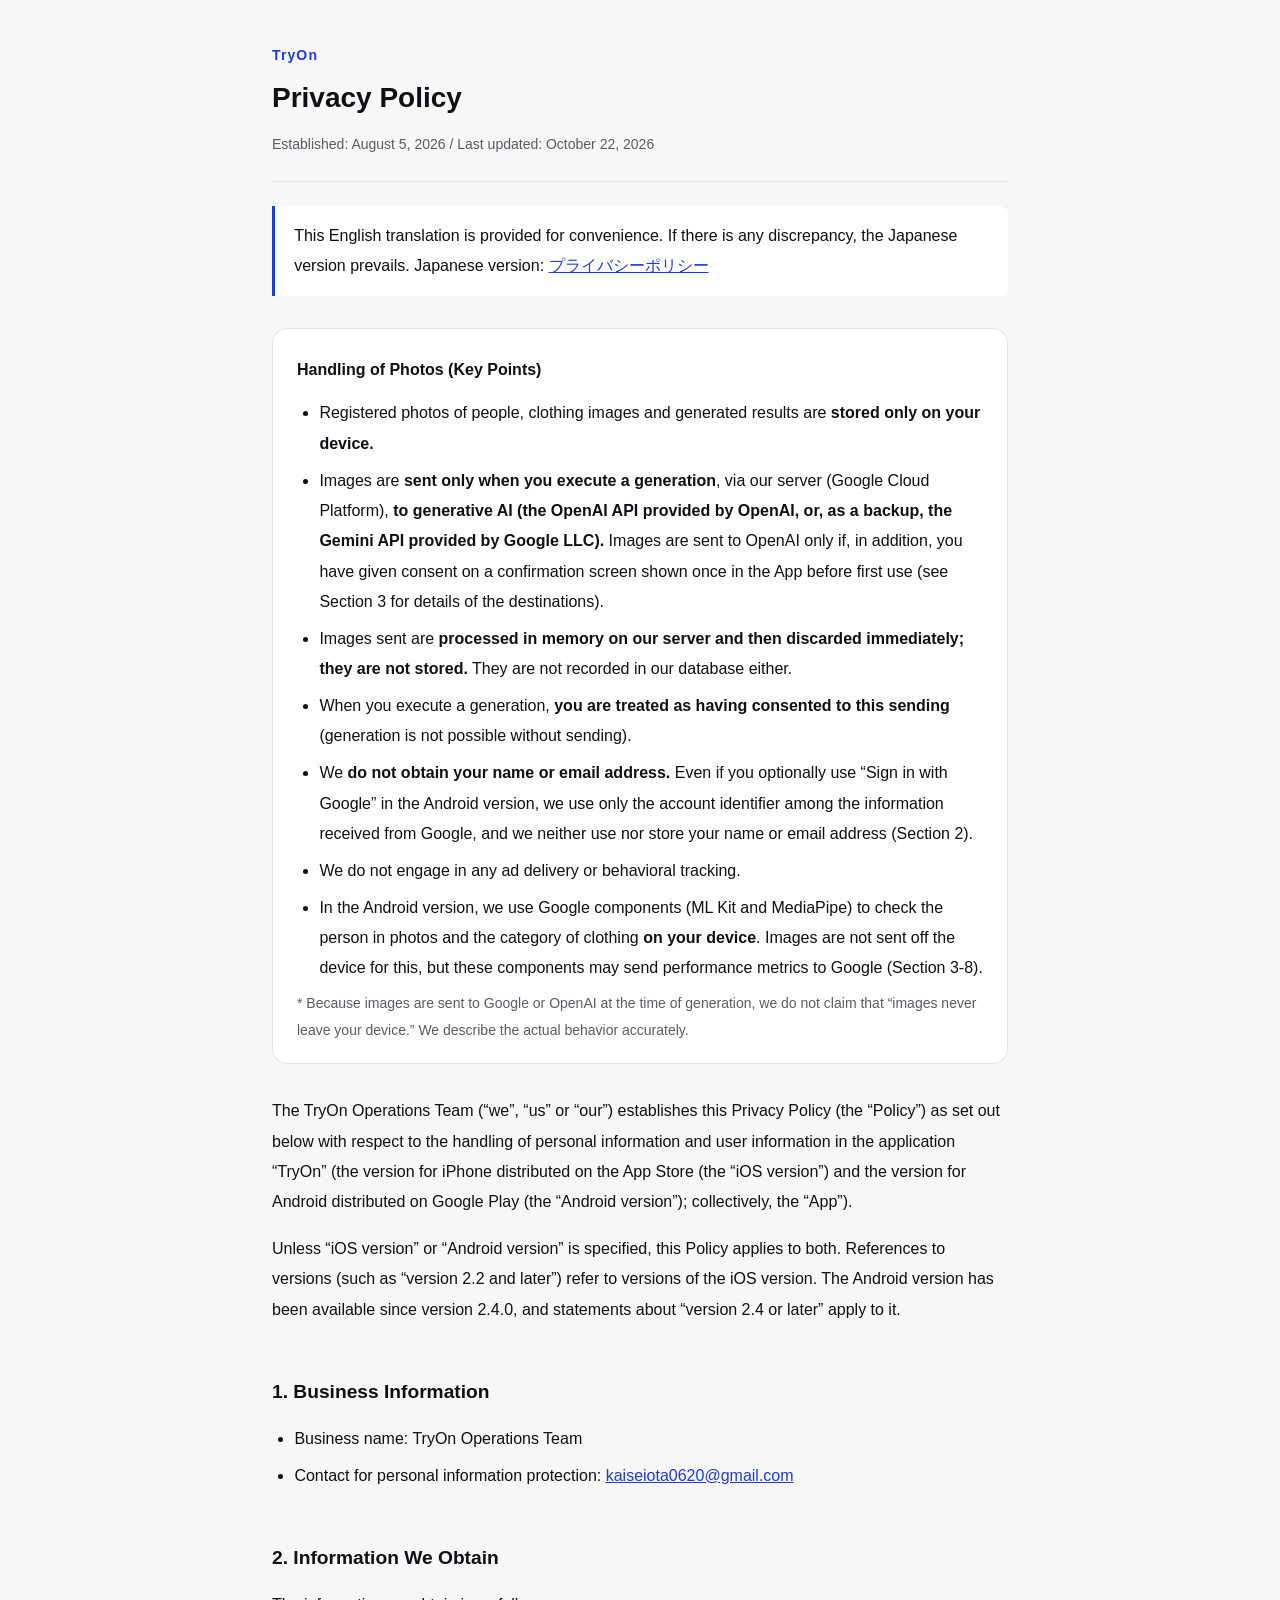
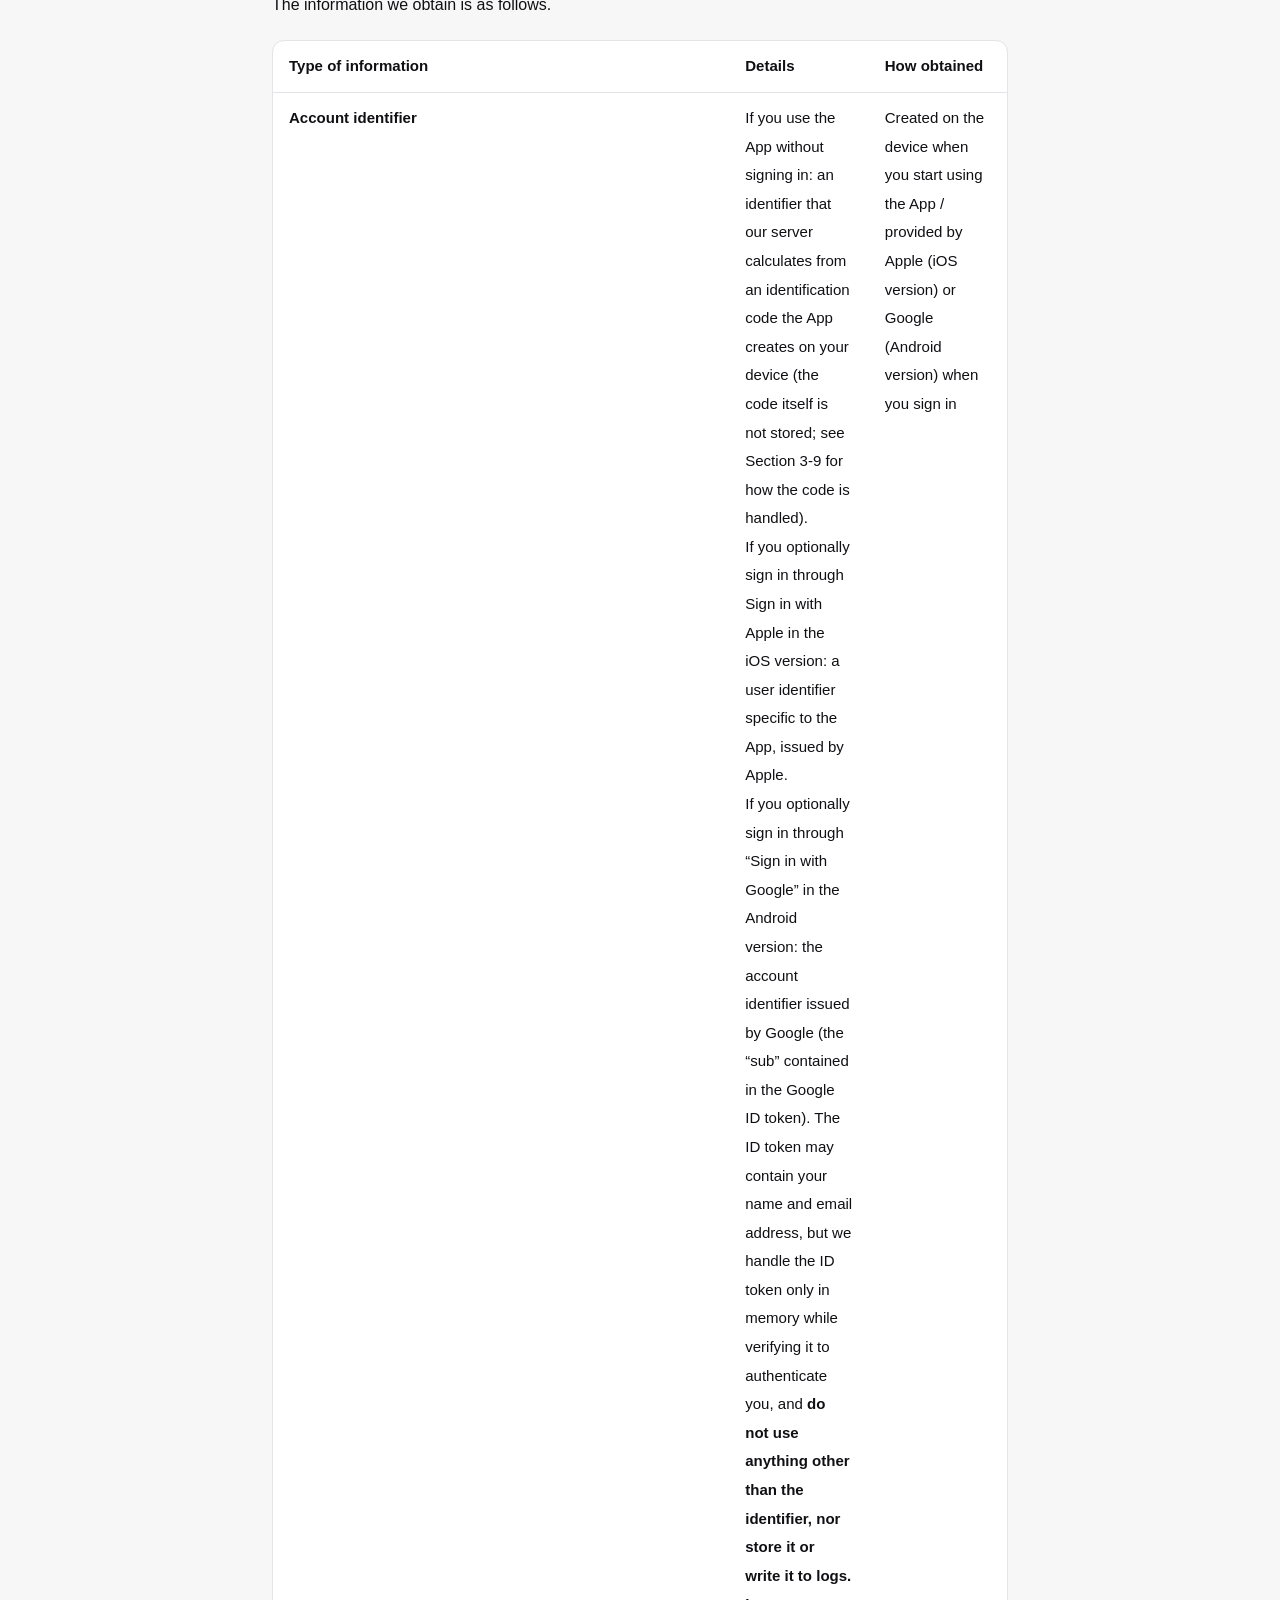
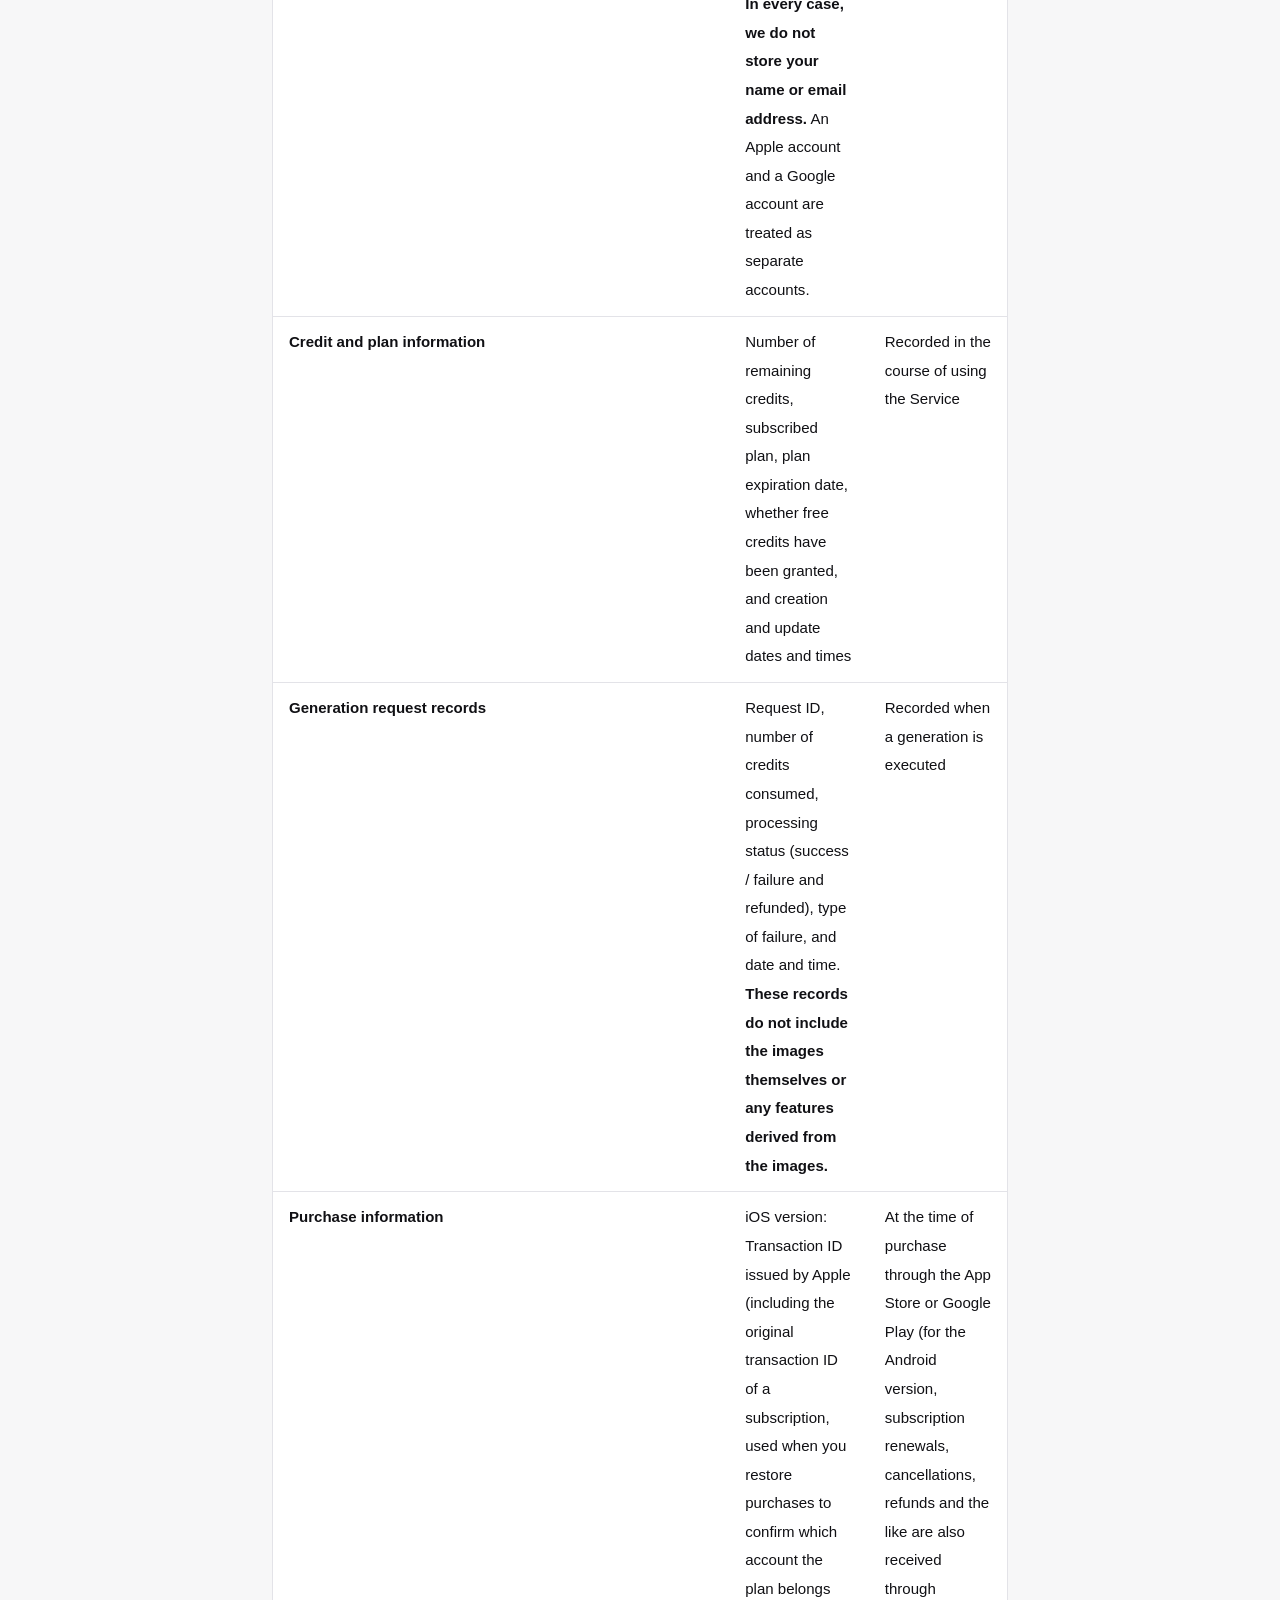
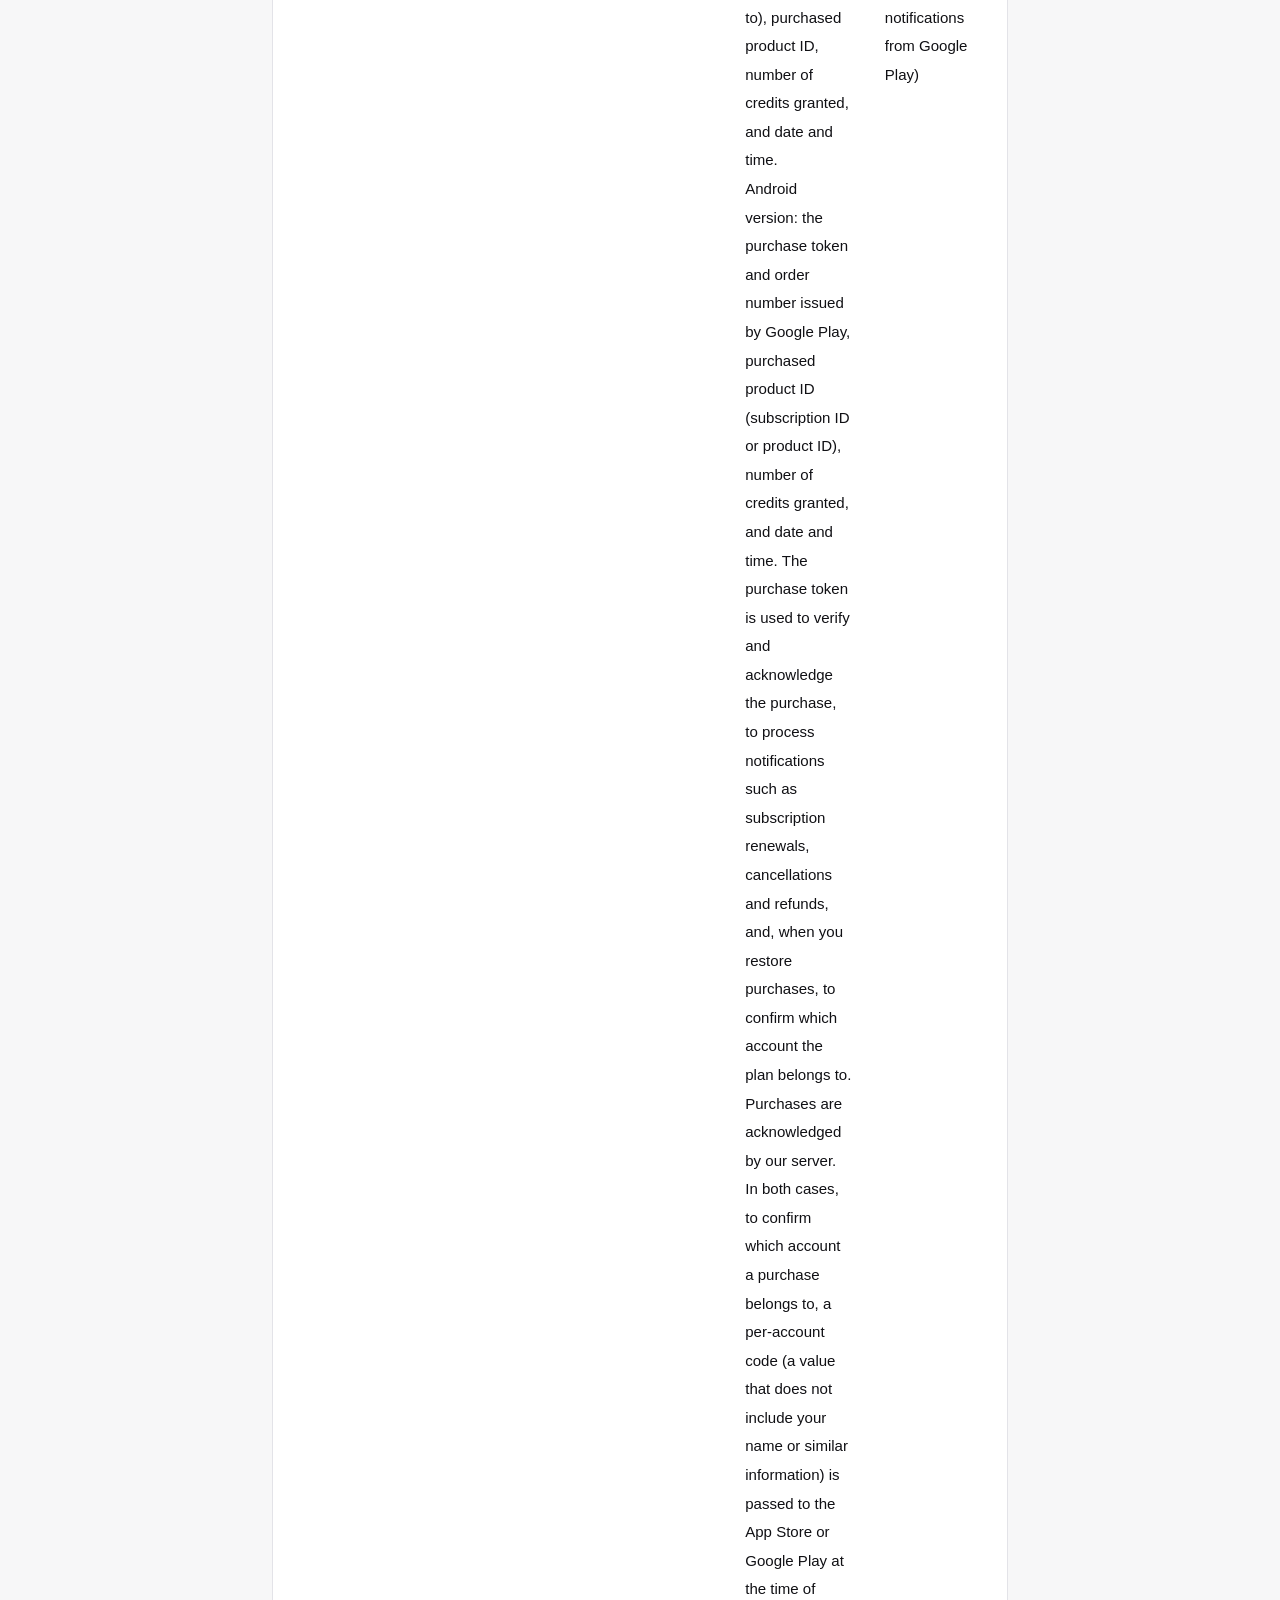
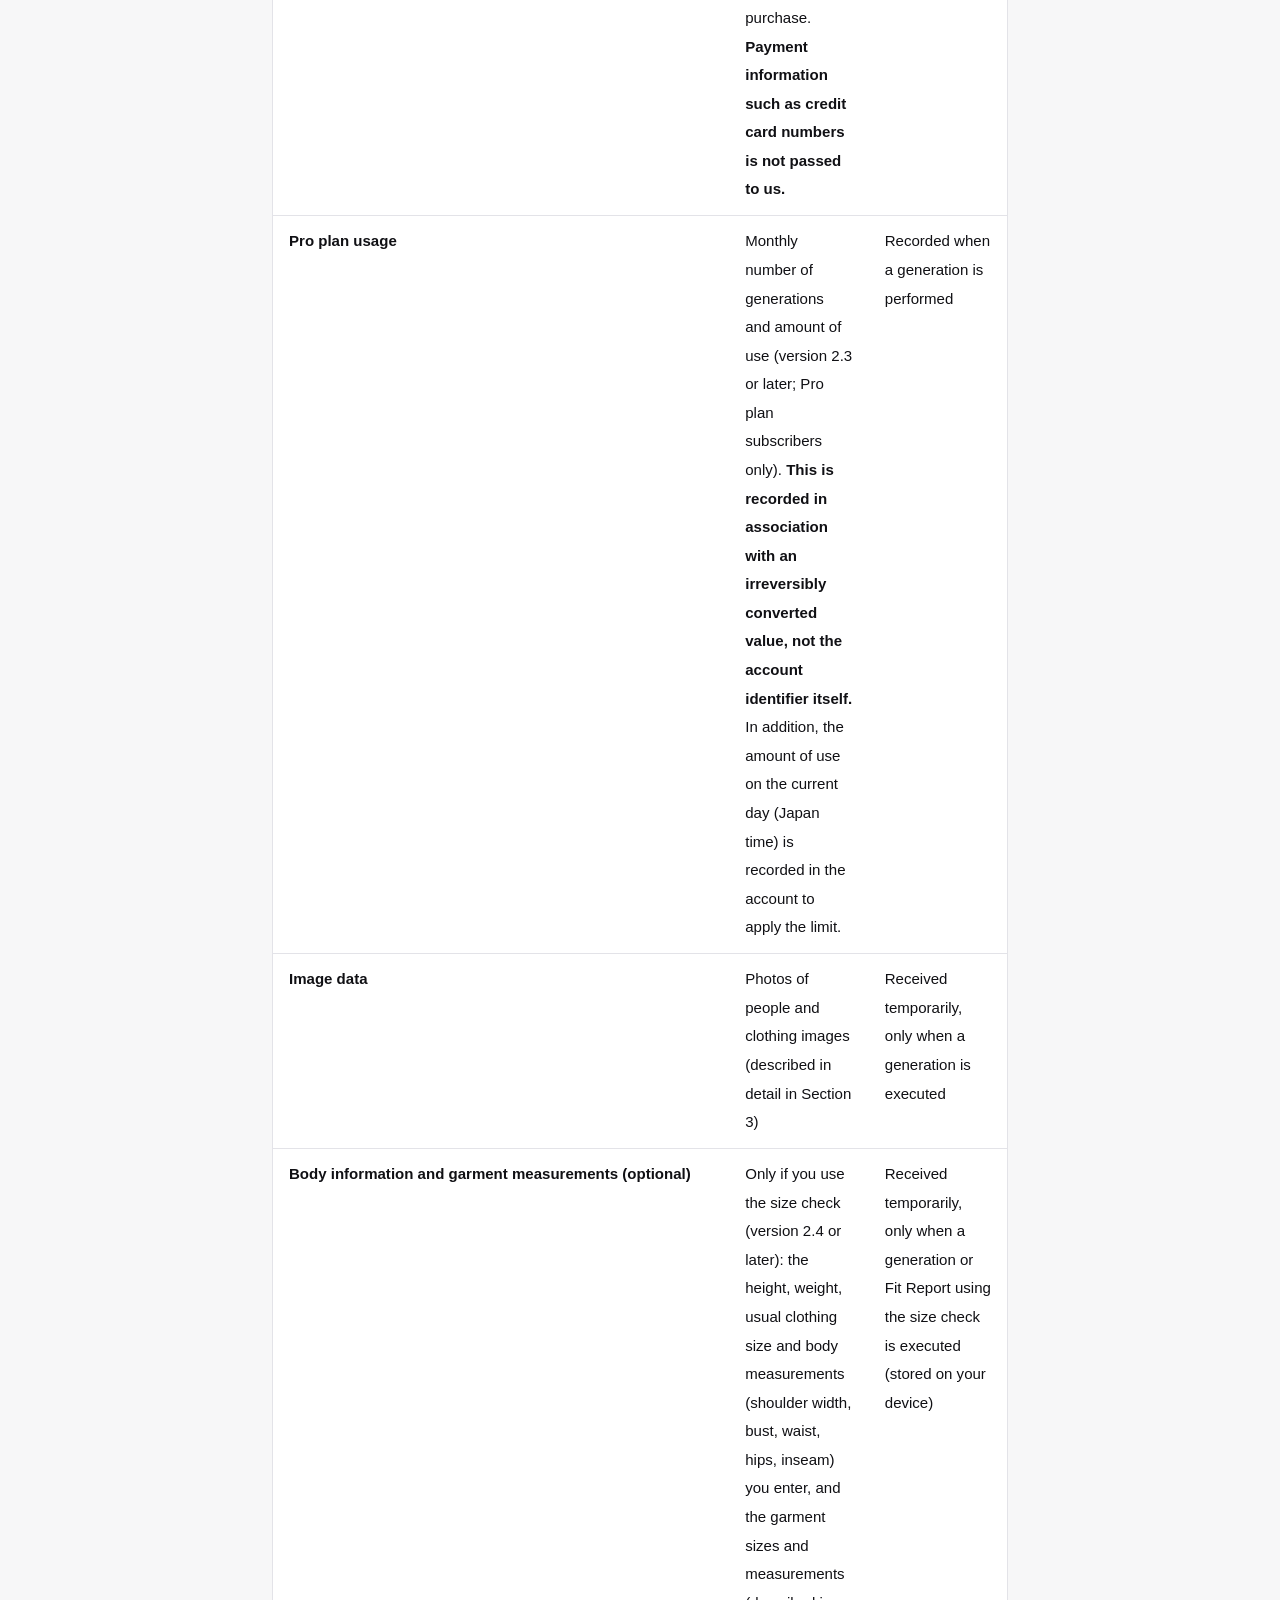
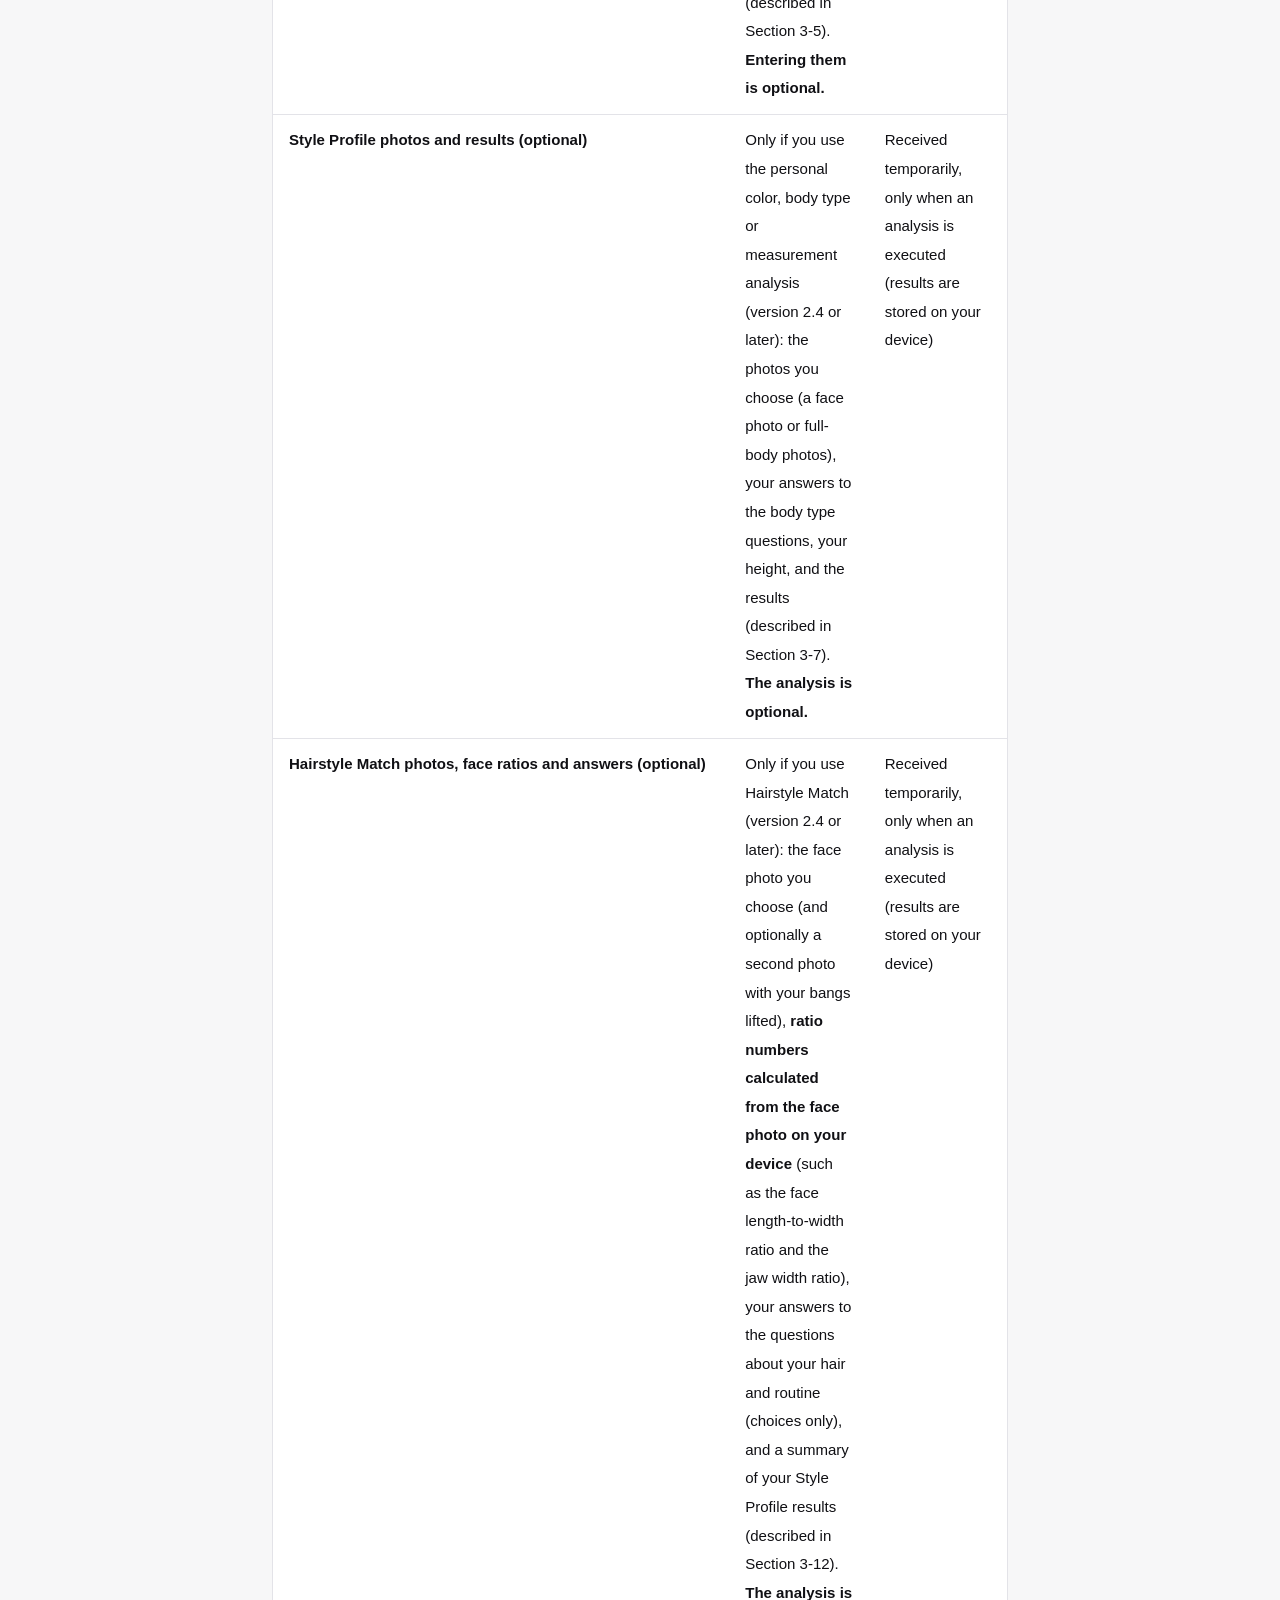
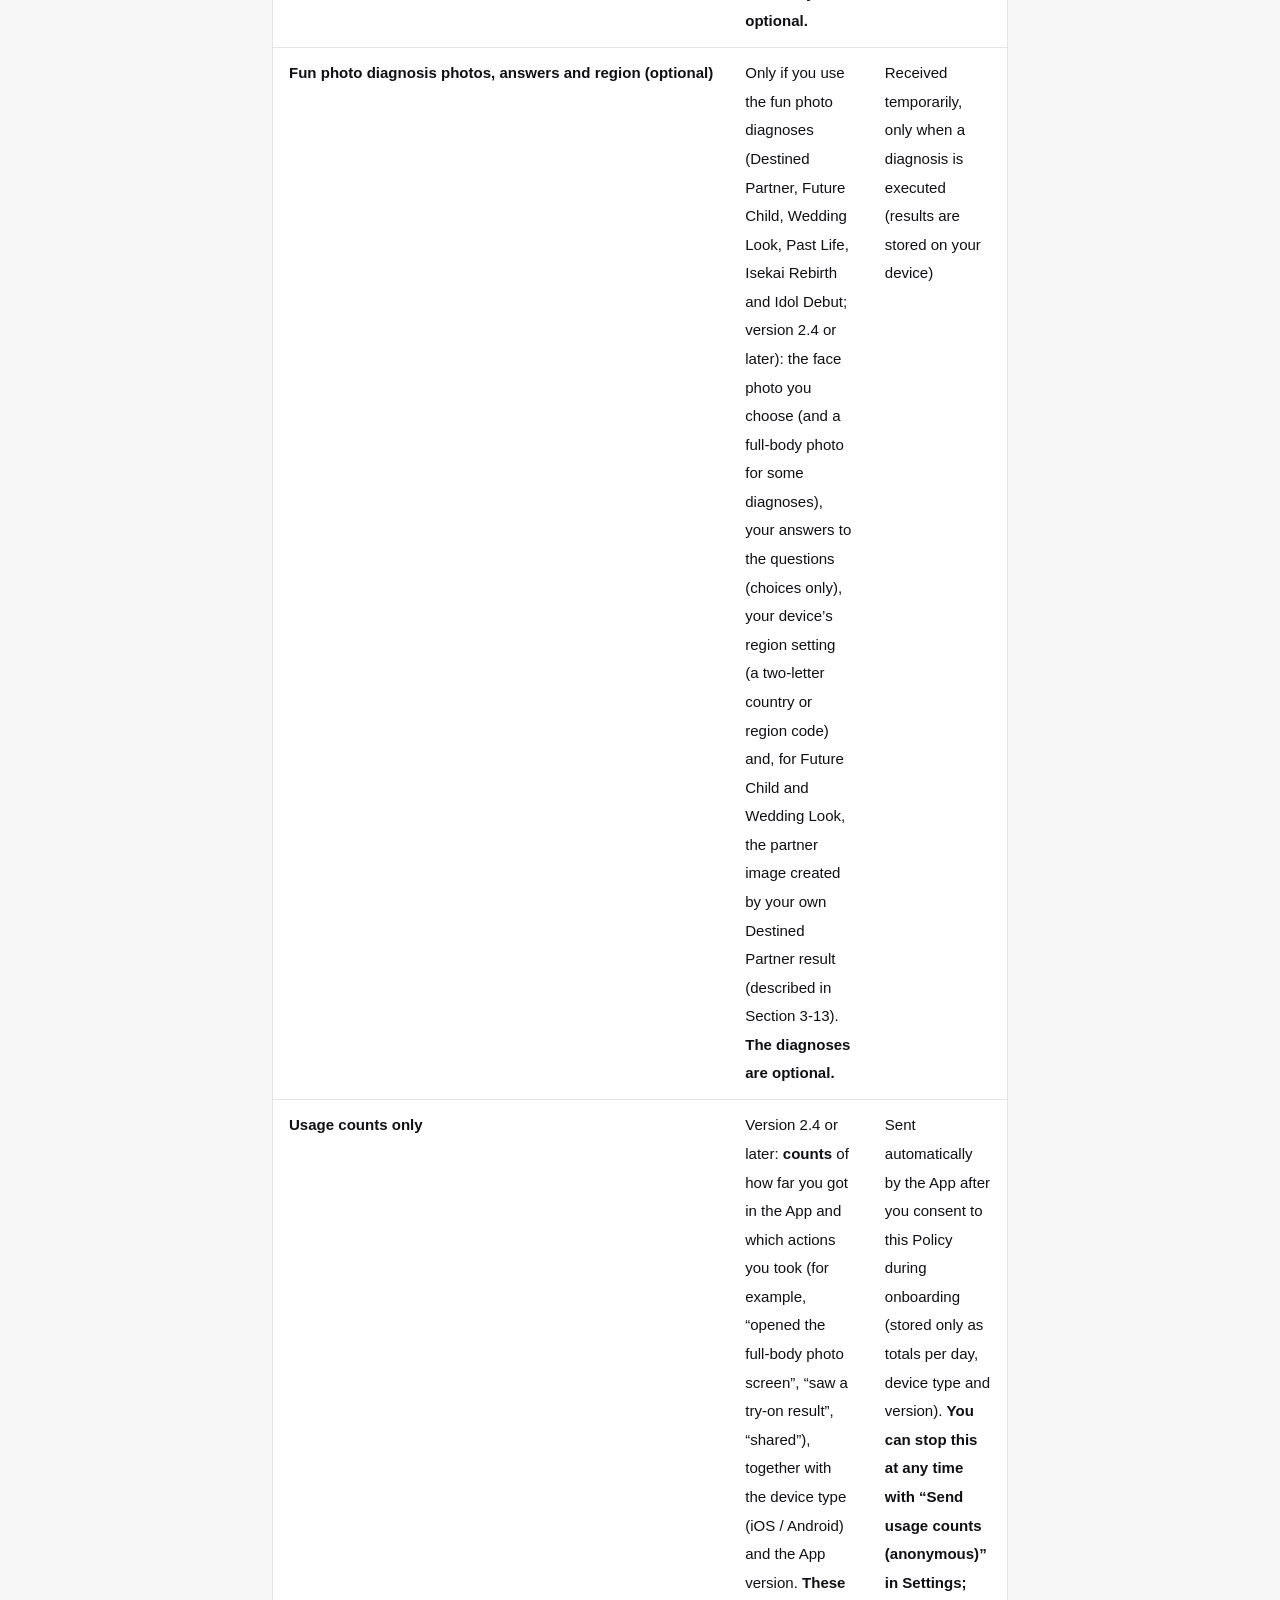
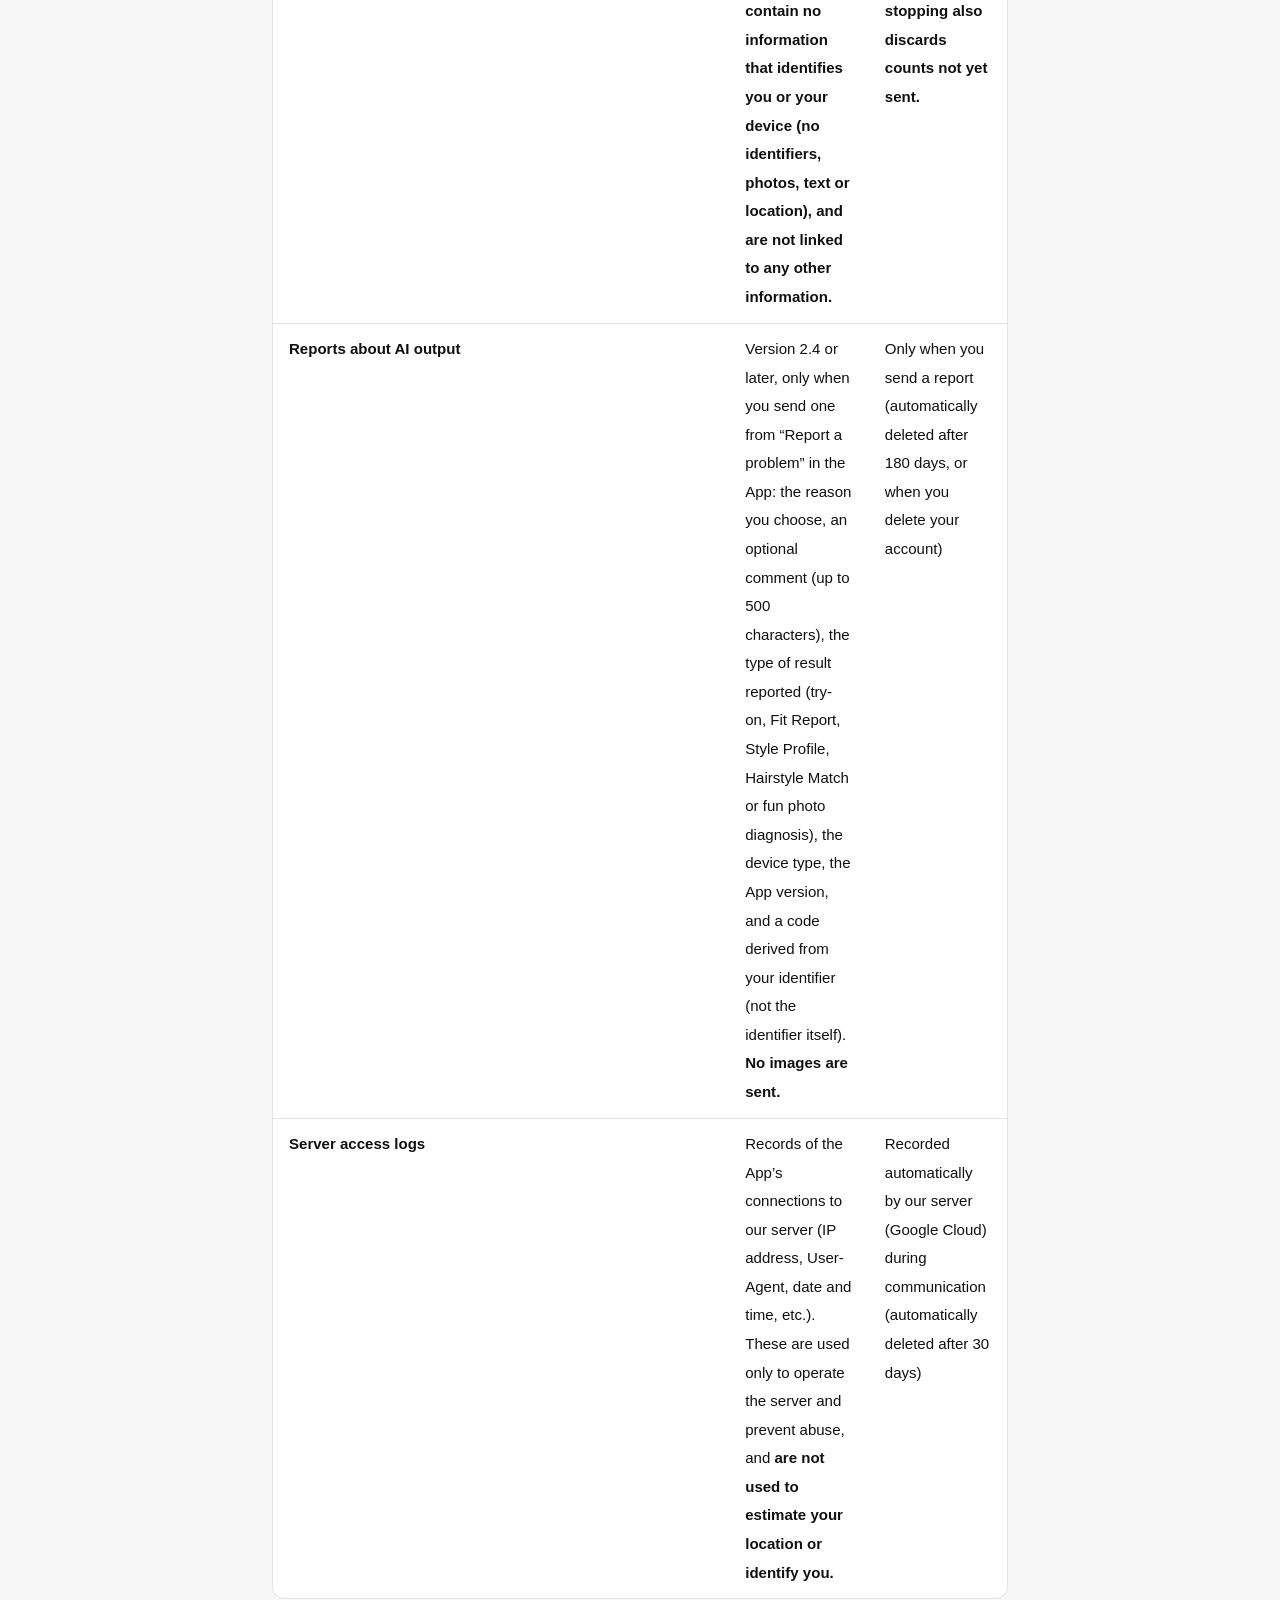
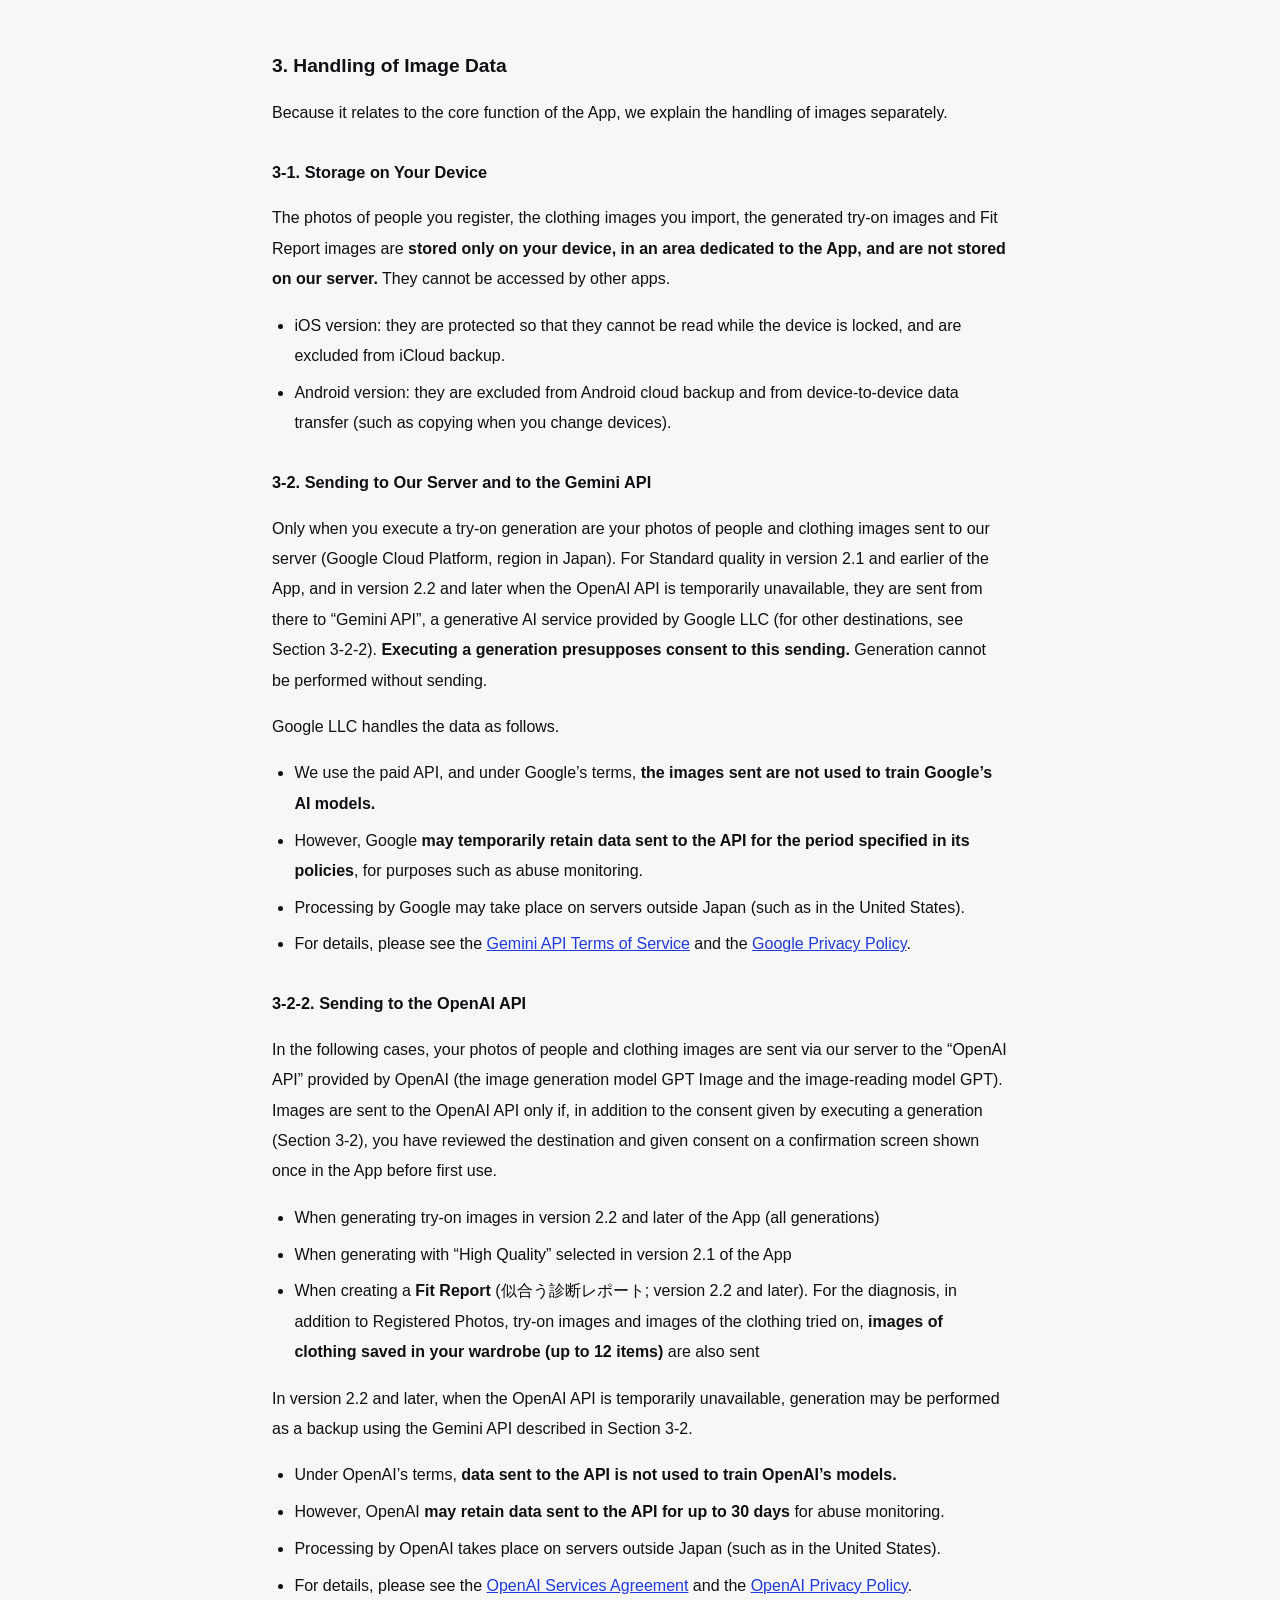
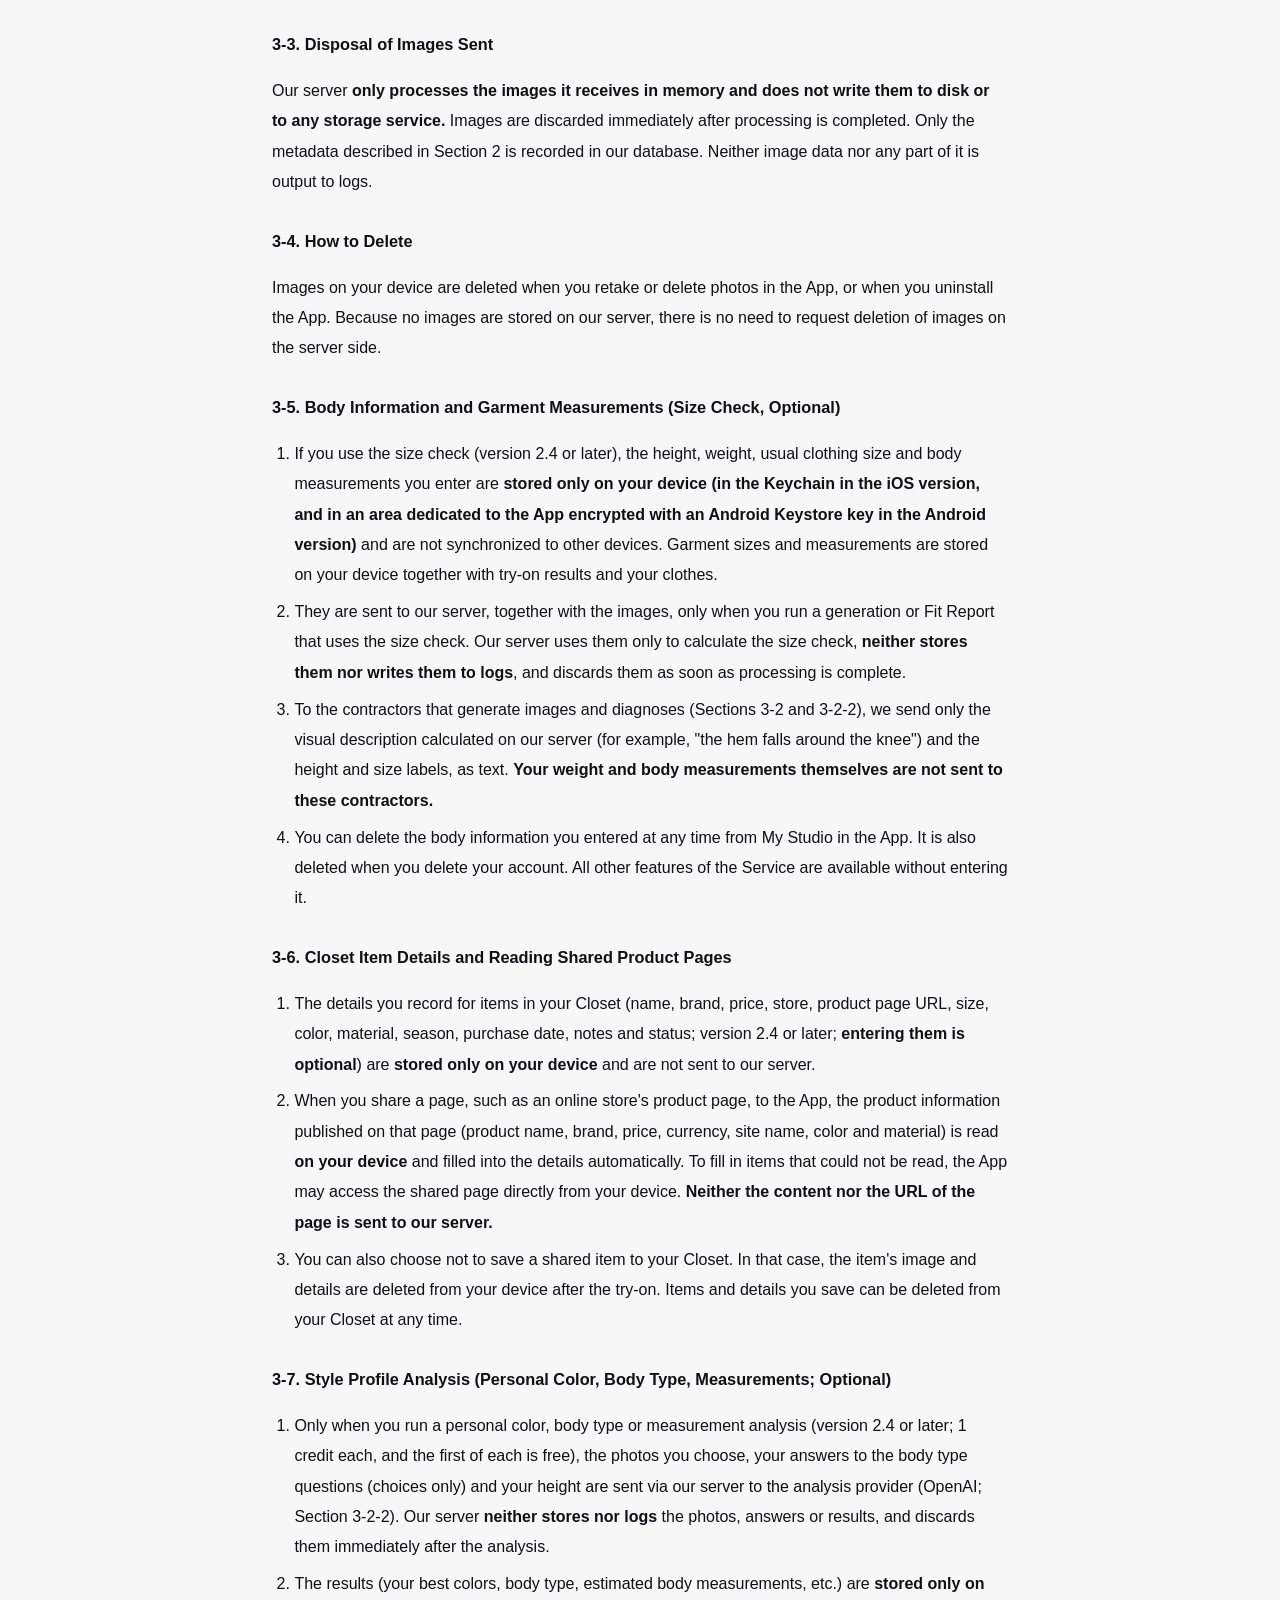
<file: privacy_en.html>
<!DOCTYPE html>
<html lang="en">
<head>
<meta charset="utf-8">
<meta name="viewport" content="width=device-width, initial-scale=1">
<title>Privacy Policy | TryOn</title>
<meta name="description" content="Privacy Policy for TryOn, a virtual try-on app (English translation). Explains in detail how photos are handled.">
<link rel="stylesheet" href="style.css">
<link rel="alternate" hreflang="ja" href="privacy.html">
</head>
<body>

<header>
  <a class="app-name" href="index.html">TryOn</a>
  <h1>Privacy Policy</h1>
  <p class="meta">Established: August 5, 2026 / Last updated: October 22, 2026</p>
</header>

<main>

<div class="notice">
  <p>This English translation is provided for convenience. If there is any discrepancy, the Japanese version prevails. Japanese version: <a href="privacy.html" lang="ja" hreflang="ja">プライバシーポリシー</a></p>
</div>

<div class="summary">
  <h2>Handling of Photos (Key Points)</h2>
  <ul>
    <li>Registered photos of people, clothing images and generated results are <strong>stored only on your device.</strong></li>
    <li>Images are <strong>sent only when you execute a generation</strong>, via our server (Google Cloud Platform), <strong>to generative AI (the OpenAI API provided by OpenAI, or, as a backup, the Gemini API provided by Google LLC).</strong> Images are sent to OpenAI only if, in addition, you have given consent on a confirmation screen shown once in the App before first use (see Section 3 for details of the destinations).</li>
    <li>Images sent are <strong>processed in memory on our server and then discarded immediately; they are not stored.</strong> They are not recorded in our database either.</li>
    <li>When you execute a generation, <strong>you are treated as having consented to this sending</strong> (generation is not possible without sending).</li>
    <li>We <strong>do not obtain your name or email address.</strong> Even if you optionally use “Sign in with Google” in the Android version, we use only the account identifier among the information received from Google, and we neither use nor store your name or email address (Section 2).</li>
    <li>We do not engage in any ad delivery or behavioral tracking.</li>
    <li>In the Android version, we use Google components (ML Kit and MediaPipe) to check the person in photos and the category of clothing <strong>on your device</strong>. Images are not sent off the device for this, but these components may send performance metrics to Google (Section 3-8).</li>
  </ul>
  <p class="meta">* Because images are sent to Google or OpenAI at the time of generation, we do not claim that “images never leave your device.” We describe the actual behavior accurately.</p>
</div>

<p>The TryOn Operations Team (“we”, “us” or “our”) establishes this Privacy Policy (the “Policy”) as set out below with respect to the handling of personal information and user information in the application “TryOn” (the version for iPhone distributed on the App Store (the “iOS version”) and the version for Android distributed on Google Play (the “Android version”); collectively, the “App”).</p>
<p>Unless “iOS version” or “Android version” is specified, this Policy applies to both. References to versions (such as “version 2.2 and later”) refer to versions of the iOS version. The Android version has been available since version 2.4.0, and statements about “version 2.4 or later” apply to it.</p>

<h2>1. Business Information</h2>
<ul>
  <li>Business name: TryOn Operations Team</li>
  <li>Contact for personal information protection: <a href="mailto:kaiseiota0620@gmail.com">kaiseiota0620@gmail.com</a></li>
</ul>

<h2>2. Information We Obtain</h2>
<p>The information we obtain is as follows.</p>

<div class="table-scroll">
<table>
  <thead>
    <tr><th>Type of information</th><th>Details</th><th>How obtained</th></tr>
  </thead>
  <tbody>
    <tr>
      <th>Account identifier</th>
      <td>If you use the App without signing in: an identifier that our server calculates from an identification code the App creates on your device (the code itself is not stored; see Section 3-9 for how the code is handled).<br>If you optionally sign in through Sign in with Apple in the iOS version: a user identifier specific to the App, issued by Apple.<br>If you optionally sign in through “Sign in with Google” in the Android version: the account identifier issued by Google (the “sub” contained in the Google ID token). The ID token may contain your name and email address, but we handle the ID token only in memory while verifying it to authenticate you, and <strong>do not use anything other than the identifier, nor store it or write it to logs.</strong><br><strong>In every case, we do not store your name or email address.</strong> An Apple account and a Google account are treated as separate accounts.</td>
      <td>Created on the device when you start using the App / provided by Apple (iOS version) or Google (Android version) when you sign in</td>
    </tr>
    <tr>
      <th>Credit and plan information</th>
      <td>Number of remaining credits, subscribed plan, plan expiration date, whether free credits have been granted, and creation and update dates and times</td>
      <td>Recorded in the course of using the Service</td>
    </tr>
    <tr>
      <th>Generation request records</th>
      <td>Request ID, number of credits consumed, processing status (success / failure and refunded), type of failure, and date and time.<br><strong>These records do not include the images themselves or any features derived from the images.</strong></td>
      <td>Recorded when a generation is executed</td>
    </tr>
    <tr>
      <th>Purchase information</th>
      <td>iOS version: Transaction ID issued by Apple (including the original transaction ID of a subscription, used when you restore purchases to confirm which account the plan belongs to), purchased product ID, number of credits granted, and date and time.<br>Android version: the purchase token and order number issued by Google Play, purchased product ID (subscription ID or product ID), number of credits granted, and date and time. The purchase token is used to verify and acknowledge the purchase, to process notifications such as subscription renewals, cancellations and refunds, and, when you restore purchases, to confirm which account the plan belongs to. Purchases are acknowledged by our server.<br>In both cases, to confirm which account a purchase belongs to, a per-account code (a value that does not include your name or similar information) is passed to the App Store or Google Play at the time of purchase.<br><strong>Payment information such as credit card numbers is not passed to us.</strong></td>
      <td>At the time of purchase through the App Store or Google Play (for the Android version, subscription renewals, cancellations, refunds and the like are also received through notifications from Google Play)</td>
    </tr>
    <tr>
      <th>Pro plan usage</th>
      <td>Monthly number of generations and amount of use (version 2.3 or later; Pro plan subscribers only). <strong>This is recorded in association with an irreversibly converted value, not the account identifier itself.</strong> In addition, the amount of use on the current day (Japan time) is recorded in the account to apply the limit.</td>
      <td>Recorded when a generation is performed</td>
    </tr>
    <tr>
      <th>Image data</th>
      <td>Photos of people and clothing images (described in detail in Section 3)</td>
      <td>Received temporarily, only when a generation is executed</td>
    </tr>
    <tr>
      <th>Body information and garment measurements (optional)</th>
      <td>Only if you use the size check (version 2.4 or later): the height, weight, usual clothing size and body measurements (shoulder width, bust, waist, hips, inseam) you enter, and the garment sizes and measurements (described in Section 3-5). <strong>Entering them is optional.</strong></td>
      <td>Received temporarily, only when a generation or Fit Report using the size check is executed (stored on your device)</td>
    </tr>
    <tr>
      <th>Style Profile photos and results (optional)</th>
      <td>Only if you use the personal color, body type or measurement analysis (version 2.4 or later): the photos you choose (a face photo or full-body photos), your answers to the body type questions, your height, and the results (described in Section 3-7). <strong>The analysis is optional.</strong></td>
      <td>Received temporarily, only when an analysis is executed (results are stored on your device)</td>
    </tr>
    <tr>
      <th>Hairstyle Match photos, face ratios and answers (optional)</th>
      <td>Only if you use Hairstyle Match (version 2.4 or later): the face photo you choose (and optionally a second photo with your bangs lifted), <strong>ratio numbers calculated from the face photo on your device</strong> (such as the face length-to-width ratio and the jaw width ratio), your answers to the questions about your hair and routine (choices only), and a summary of your Style Profile results (described in Section 3-12). <strong>The analysis is optional.</strong></td>
      <td>Received temporarily, only when an analysis is executed (results are stored on your device)</td>
    </tr>
    <tr>
      <th>Fun photo diagnosis photos, answers and region (optional)</th>
      <td>Only if you use the fun photo diagnoses (Destined Partner, Future Child, Wedding Look, Past Life, Isekai Rebirth and Idol Debut; version 2.4 or later): the face photo you choose (and a full-body photo for some diagnoses), your answers to the questions (choices only), your device’s region setting (a two-letter country or region code) and, for Future Child and Wedding Look, the partner image created by your own Destined Partner result (described in Section 3-13). <strong>The diagnoses are optional.</strong></td>
      <td>Received temporarily, only when a diagnosis is executed (results are stored on your device)</td>
    </tr>
    <tr>
      <th>Usage counts only</th>
      <td>Version 2.4 or later: <strong>counts</strong> of how far you got in the App and which actions you took (for example, “opened the full-body photo screen”, “saw a try-on result”, “shared”), together with the device type (iOS / Android) and the App version. <strong>These contain no information that identifies you or your device (no identifiers, photos, text or location), and are not linked to any other information.</strong></td>
      <td>Sent automatically by the App after you consent to this Policy during onboarding (stored only as totals per day, device type and version). <strong>You can stop this at any time with “Send usage counts (anonymous)” in Settings; stopping also discards counts not yet sent.</strong></td>
    </tr>
    <tr>
      <th>Reports about AI output</th>
      <td>Version 2.4 or later, only when you send one from “Report a problem” in the App: the reason you choose, an optional comment (up to 500 characters), the type of result reported (try-on, Fit Report, Style Profile, Hairstyle Match or fun photo diagnosis), the device type, the App version, and a code derived from your identifier (not the identifier itself). <strong>No images are sent.</strong></td>
      <td>Only when you send a report (automatically deleted after 180 days, or when you delete your account)</td>
    </tr>
    <tr>
      <th>Server access logs</th>
      <td>Records of the App’s connections to our server (IP address, User-Agent, date and time, etc.). These are used only to operate the server and prevent abuse, and <strong>are not used to estimate your location or identify you.</strong></td>
      <td>Recorded automatically by our server (Google Cloud) during communication (automatically deleted after 30 days)</td>
    </tr>
  </tbody>
</table>
</div>

<h2>3. Handling of Image Data</h2>
<p>Because it relates to the core function of the App, we explain the handling of images separately.</p>

<h3>3-1. Storage on Your Device</h3>
<p>The photos of people you register, the clothing images you import, the generated try-on images and Fit Report images are <strong>stored only on your device, in an area dedicated to the App, and are not stored on our server.</strong> They cannot be accessed by other apps.</p>
<ul>
  <li>iOS version: they are protected so that they cannot be read while the device is locked, and are excluded from iCloud backup.</li>
  <li>Android version: they are excluded from Android cloud backup and from device-to-device data transfer (such as copying when you change devices).</li>
</ul>

<h3>3-2. Sending to Our Server and to the Gemini API</h3>
<p>Only when you execute a try-on generation are your photos of people and clothing images sent to our server (Google Cloud Platform, region in Japan). For Standard quality in version 2.1 and earlier of the App, and in version 2.2 and later when the OpenAI API is temporarily unavailable, they are sent from there to “Gemini API”, a generative AI service provided by Google LLC (for other destinations, see Section 3-2-2). <strong>Executing a generation presupposes consent to this sending.</strong> Generation cannot be performed without sending.</p>
<p>Google LLC handles the data as follows.</p>
<ul>
  <li>We use the paid API, and under Google’s terms, <strong>the images sent are not used to train Google’s AI models.</strong></li>
  <li>However, Google <strong>may temporarily retain data sent to the API for the period specified in its policies</strong>, for purposes such as abuse monitoring.</li>
  <li>Processing by Google may take place on servers outside Japan (such as in the United States).</li>
  <li>For details, please see the <a href="https://ai.google.dev/gemini-api/terms" target="_blank" rel="noopener">Gemini API Terms of Service</a> and the <a href="https://policies.google.com/privacy" target="_blank" rel="noopener">Google Privacy Policy</a>.</li>
</ul>

<h3>3-2-2. Sending to the OpenAI API</h3>
<p>In the following cases, your photos of people and clothing images are sent via our server to the “OpenAI API” provided by OpenAI (the image generation model GPT Image and the image-reading model GPT). Images are sent to the OpenAI API only if, in addition to the consent given by executing a generation (Section 3-2), you have reviewed the destination and given consent on a confirmation screen shown once in the App before first use.</p>
<ul>
  <li>When generating try-on images in version 2.2 and later of the App (all generations)</li>
  <li>When generating with “High Quality” selected in version 2.1 of the App</li>
  <li>When creating a <strong>Fit Report</strong> (似合う診断レポート; version 2.2 and later). For the diagnosis, in addition to Registered Photos, try-on images and images of the clothing tried on, <strong>images of clothing saved in your wardrobe (up to 12 items)</strong> are also sent</li>
</ul>
<p>In version 2.2 and later, when the OpenAI API is temporarily unavailable, generation may be performed as a backup using the Gemini API described in Section 3-2.</p>
<ul>
  <li>Under OpenAI’s terms, <strong>data sent to the API is not used to train OpenAI’s models.</strong></li>
  <li>However, OpenAI <strong>may retain data sent to the API for up to 30 days</strong> for abuse monitoring.</li>
  <li>Processing by OpenAI takes place on servers outside Japan (such as in the United States).</li>
  <li>For details, please see the <a href="https://openai.com/policies/services-agreement/" target="_blank" rel="noopener">OpenAI Services Agreement</a> and the <a href="https://openai.com/policies/privacy-policy/" target="_blank" rel="noopener">OpenAI Privacy Policy</a>.</li>
</ul>

<h3>3-3. Disposal of Images Sent</h3>
<p>Our server <strong>only processes the images it receives in memory and does not write them to disk or to any storage service.</strong> Images are discarded immediately after processing is completed. Only the metadata described in Section 2 is recorded in our database. Neither image data nor any part of it is output to logs.</p>

<h3>3-4. How to Delete</h3>
<p>Images on your device are deleted when you retake or delete photos in the App, or when you uninstall the App. Because no images are stored on our server, there is no need to request deletion of images on the server side.</p>

<h3>3-5. Body Information and Garment Measurements (Size Check, Optional)</h3>
<ol>
  <li>If you use the size check (version 2.4 or later), the height, weight, usual clothing size and body measurements you enter are <strong>stored only on your device (in the Keychain in the iOS version, and in an area dedicated to the App encrypted with an Android Keystore key in the Android version)</strong> and are not synchronized to other devices. Garment sizes and measurements are stored on your device together with try-on results and your clothes.</li>
  <li>They are sent to our server, together with the images, only when you run a generation or Fit Report that uses the size check. Our server uses them only to calculate the size check, <strong>neither stores them nor writes them to logs</strong>, and discards them as soon as processing is complete.</li>
  <li>To the contractors that generate images and diagnoses (Sections 3-2 and 3-2-2), we send only the visual description calculated on our server (for example, "the hem falls around the knee") and the height and size labels, as text. <strong>Your weight and body measurements themselves are not sent to these contractors.</strong></li>
  <li>You can delete the body information you entered at any time from My Studio in the App. It is also deleted when you delete your account. All other features of the Service are available without entering it.</li>
</ol>

<h3>3-6. Closet Item Details and Reading Shared Product Pages</h3>
<ol>
  <li>The details you record for items in your Closet (name, brand, price, store, product page URL, size, color, material, season, purchase date, notes and status; version 2.4 or later; <strong>entering them is optional</strong>) are <strong>stored only on your device</strong> and are not sent to our server.</li>
  <li>When you share a page, such as an online store's product page, to the App, the product information published on that page (product name, brand, price, currency, site name, color and material) is read <strong>on your device</strong> and filled into the details automatically. To fill in items that could not be read, the App may access the shared page directly from your device. <strong>Neither the content nor the URL of the page is sent to our server.</strong></li>
  <li>You can also choose not to save a shared item to your Closet. In that case, the item's image and details are deleted from your device after the try-on. Items and details you save can be deleted from your Closet at any time.</li>
</ol>

<h3>3-7. Style Profile Analysis (Personal Color, Body Type, Measurements; Optional)</h3>
<ol>
  <li>Only when you run a personal color, body type or measurement analysis (version 2.4 or later; 1 credit each, and the first of each is free), the photos you choose, your answers to the body type questions (choices only) and your height are sent via our server to the analysis provider (OpenAI; Section 3-2-2). Our server <strong>neither stores nor logs</strong> the photos, answers or results, and discards them immediately after the analysis.</li>
  <li>The results (your best colors, body type, estimated body measurements, etc.) are <strong>stored only on your device (as in Section 3-5, in the Keychain in the iOS version and in an area encrypted with an Android Keystore key in the Android version)</strong> and are not synchronized to other devices. To show which photo each result is based on, a reduced copy of the photos used for the analysis is also stored only on your device (in the same area as Section 3-1). This copy is deleted when you run the analysis again or delete the result.</li>
  <li>When you run a Fit Report, a summary of the saved results (your personal color type and the names of your best and difficult colors, your body type and its flattering and unflattering shapes, and the name of your body shape) is sent as text via our server to the provider for scoring and comments. <strong>The estimated body measurement values are not sent.</strong></li>
  <li>The estimated body measurements are added to the body information for the size check (Section 3-5) only if you choose to. Values you have already entered do not change unless you choose to replace them.</li>
  <li>You can delete the results at any time from "Style Profile" in the App. They are also deleted when you delete your account. All other features of the Service are available without the analysis.</li>
  <li>The analysis is an AI estimate and is not a substitute for a professional consultation.</li>
</ol>

<h3>3-8. On-Device Image Checks (Android Version)</h3>
<ol>
  <li>The Android version uses components provided by Google LLC that run on your device. It uses <strong>ML Kit</strong> to estimate the category of clothing (tops, shoes, etc.) from shared clothing images, and <strong>MediaPipe</strong> to check, for example, that only one person appears in a photo you register.</li>
  <li>These checks are <strong>performed only on your device, and images are not sent off the device for them.</strong> (Images are sent at the time of generation as described in Sections 3-2 and 3-2-2.)</li>
  <li>However, these components may send Google metrics for measuring their performance and usage (such as processing time, device model, OS version, App version, error types and a per-installation identifier). <strong>These do not include the photos themselves.</strong> We do not receive these metrics. Their handling by Google is governed by the <a href="https://developers.google.com/ml-kit/android-data-disclosure" target="_blank" rel="noopener">ML Kit data disclosure</a> and the <a href="https://policies.google.com/privacy" target="_blank" rel="noopener">Google Privacy Policy</a>.</li>
</ol>

<h3>3-9. Storage of the Identification Code (Google Block Store)</h3>
<ol>
  <li>The identification code used to let you use the App without signing in (Section 2) is created by the App on your device and stored only on your device. In the iOS version it is stored in the device’s Keychain and is not synchronized to other devices. In the Android version it is encrypted with an Android Keystore key and stored in an area dedicated to the App.</li>
  <li>In the Android version, so that you can continue with the same account after deleting and reinstalling the App, a copy of this code is kept in <strong>Block Store</strong>, part of Google Play services. The copy is <strong>stored only on that device and is not sent to cloud backup.</strong> On devices where Google Play services are unavailable, the copy cannot be kept, and reinstalling creates a new account.</li>
  <li>When you delete your account, both the code on the device and the copy in Block Store are deleted.</li>
</ol>

<h3>3-10. Images for Sharing</h3>
<ul>
  <li>The images (cards) for sharing your try-on or analysis results (version 2.4 or later) are <strong>created on your device and are not sent to our server.</strong> By default, try-on cards include your before photo and your invite code; you can remove each on the share screen. “Which one?” cards include your invite code when it is available. Analysis cards never include your photos or body measurements. Hairstyle Match cards include the generated hairstyle images, and your original photo only if you choose; they never include the face ratio numbers.</li>
  <li>You choose where to send them with your device’s share feature. The App never posts or sends them automatically.</li>
</ul>

<h3>3-11. Reminders (Notifications; Optional)</h3>
<ul>
  <li>The “today’s free try-on” reminder (version 2.4 or later) is shown only if you choose to receive it, and is <strong>a notification scheduled and shown on your device.</strong> No information is sent to us for reminders.</li>
  <li>You can turn reminders off at any time in the App’s Settings or in your iPhone settings.</li>
</ul>

<h3>3-12. Hairstyle Match (Optional)</h3>
<ol>
  <li>For Hairstyle Match (version 2.4 or later; 3 credits per analysis), the App detects the positions of facial landmarks (brows, eyes, nose, mouth and face outline) in the face photo you choose <strong>on your device</strong> and calculates ratio numbers such as the face length-to-width ratio and the jaw width ratio (using Apple’s Vision on iOS and Google’s ML Kit on Android; nothing is sent off the device for this). <strong>The landmark positions themselves are neither stored nor sent.</strong> We never use facial information to identify or authenticate you, for advertising, for analytics or for any other purpose.</li>
  <li>Only when you run the analysis, the face photo (and optionally a second photo with your bangs lifted), the calculated ratio numbers, your answers (choices only) and a summary of your Style Profile results (such as your personal color and body type; Section 3-7) are sent via our server to the provider (OpenAI; Section 3-2-2) to analyze the hairstyles that suit you and to create an image of three hairstyles based on your face photo. Our server <strong>neither stores nor logs</strong> the photos, numbers, answers or results, and discards them as soon as the analysis is complete.</li>
  <li>The results and the image are <strong>stored only on your device (the same area as in Section 3-1)</strong>, are not synced to other devices and are excluded from backups. You can delete them in the App at any time, and they are deleted when you delete your account.</li>
  <li>Hairstyle Match results are not used for Fit Reports or your Style Profile.</li>
  <li>The analysis is an AI estimate and is not a substitute for a professional consultation. The actual result depends on your hair and your stylist.</li>
</ol>

<h3>3-13. Fun Photo Diagnoses (Optional)</h3>
<ol>
  <li>Only when you run a fun photo diagnosis (version 2.4 or later; 2 credits each, Destined Partner 3 credits), the face photo you choose (and a full-body photo for some diagnoses), your answers (choices only) and your device’s region setting (a two-letter country or region code) are sent via our server to the provider (OpenAI; Section 3-2-2) to write the diagnosis and create the result images. For Future Child and Wedding Look, the partner image created by your own Destined Partner result is also sent. Our server <strong>neither stores nor logs</strong> the photos, answers or results, and discards them as soon as the diagnosis is complete.</li>
  <li>We do not infer race, ethnicity, age or similar attributes from your face photo. The partner’s country follows your device’s region setting and the age group comes from your answers.</li>
  <li>People other than you who appear in the results (partners, children, etc.) are <strong>fictional people created by AI</strong>. Photos of real people cannot be used as a partner.</li>
  <li>The results and images are <strong>stored only on your device (the same area as in Section 3-1)</strong>, are not synced to other devices and are excluded from backups. You can delete them in the App at any time, and they are deleted when you delete your account.</li>
  <li>Fun photo diagnosis results are not used for Fit Reports or your Style Profile. The diagnoses are for entertainment and their content is not guaranteed.</li>
</ol>

<h2>4. Purposes of Use</h2>
<p>We use the information we obtain only for the following purposes:</p>
<ol>
  <li>To provide the Service, namely the generation of try-on images</li>
  <li>To manage remaining credits and to prevent double charging and double deduction</li>
  <li>To verify purchases and grant credits</li>
  <li>To prevent unauthorized use and to operate the Service stably</li>
  <li>To respond to inquiries</li>
  <li>To improve the App (using the usage counts to understand where people get stuck; Section 2)</li>
  <li>To respond to reports about AI output and to improve generation quality (Section 2)</li>
</ol>
<p>We do not use the information we obtain for ad delivery, behavioral targeting or profiling. Nor do we track users across other companies’ services.</p>

<h2>5. Provision to Third Parties</h2>
<p>We do not provide your information to third parties except as required by laws and regulations. However, to the extent necessary to provide the Service, we entrust the handling of information to the following businesses.</p>

<div class="table-scroll">
<table>
  <thead>
    <tr><th>Contractor</th><th>Information entrusted</th><th>Purpose</th></tr>
  </thead>
  <tbody>
    <tr>
      <th>Google LLC<br>(Gemini API)</th>
      <td>Photos of people, clothing images</td>
      <td>Generation of try-on images. The <a href="https://policies.google.com/privacy" target="_blank" rel="noopener">Google Privacy Policy</a> and the <a href="https://ai.google.dev/gemini-api/terms" target="_blank" rel="noopener">Gemini API Terms of Service</a> apply.</td>
    </tr>
    <tr>
      <th>OpenAI<br>(OpenAI API)</th>
      <td>Photos of people and clothing images (all generations in version 2.2 and later, and when High Quality is selected in version 2.1). When creating a Fit Report (version 2.2 and later), additionally try-on images and images of clothing saved in your wardrobe (up to 12 items). For Style Profile analyses (version 2.4 and later), the face or full-body photos you choose, your answers to the body type questions and your height. For Hairstyle Match (version 2.4 and later), the face photo, the face ratio numbers calculated on your device, your answers and a summary of your Style Profile results (Section 3-12). For fun photo diagnoses (version 2.4 and later), the face photo (and a full-body photo for some diagnoses), your answers, your device’s region setting and, for Future Child and Wedding Look, the partner image from your Destined Partner result (Section 3-13). When you use the size check (version 2.4 and later), your height, the garment’s size label and a description calculated from them (Section 3-5). When creating a Fit Report, a summary of your Style Profile results (Section 3-7)</td>
      <td>Generation of try-on images, creation of Fit Reports, Style Profile analyses, Hairstyle Match and fun photo diagnoses. The <a href="https://openai.com/policies/privacy-policy/" target="_blank" rel="noopener">OpenAI Privacy Policy</a> and the <a href="https://openai.com/policies/services-agreement/" target="_blank" rel="noopener">OpenAI Services Agreement</a> apply.</td>
    </tr>
    <tr>
      <th>Google LLC<br>(Google Cloud Platform)</th>
      <td>The metadata described in Section 2</td>
      <td>Operation of servers and the database (stored in a region in Japan)</td>
    </tr>
    <tr>
      <th>Apple Inc.<br>(iOS version)</th>
      <td>Authentication information, purchase information</td>
      <td>Processing of login and payments. Handling by Apple is governed by the <a href="https://www.apple.com/legal/privacy/en-ww/" target="_blank" rel="noopener">Apple Privacy Policy</a>.</td>
    </tr>
    <tr>
      <th>Google LLC<br>(Google Play and Sign in with Google; Android version)</th>
      <td>Authentication information (if you sign in with Google), purchase information (purchase token, per-account code)</td>
      <td>Processing of login and payments, verification and acknowledgement of purchases, and processing of subscription notifications. Handling by Google is governed by the <a href="https://policies.google.com/privacy" target="_blank" rel="noopener">Google Privacy Policy</a>.</td>
    </tr>
    <tr>
      <th>Google LLC<br>(ML Kit and MediaPipe; Android version)</th>
      <td>Performance and usage metrics of the components (Section 3-8; no images)</td>
      <td>Provision and improvement of the on-device components. Sent directly from the components to Google; we do not receive them.</td>
    </tr>
  </tbody>
</table>
</div>

<div class="notice">
  <p>In connection with the entrustment above, information may be processed outside Japan (such as in the United States). In selecting contractors, we confirm that appropriate security control measures are in place.</p>
</div>

<h2>6. Retention Period</h2>
<ul>
  <li><strong>Image data</strong>: Not stored on our server (Section 3). Data on your device is retained until you delete it.</li>
  <li><strong>Generation request records</strong>: Automatically deleted once 30 days have passed from the date of recording.</li>
  <li><strong>Account information, credit information and purchase information</strong>: Retained while the account is active and for any period required by law. If you request deletion, we delete it through the procedure in Section 8.</li>
  <li><strong>Information that remains after account deletion</strong>: To prevent the same purchase from being granted twice, purchase records (transaction ID or order number, product, number of credits granted, and date and time) are retained without a fixed period <strong>after their link to your account has been removed.</strong> For details, see <a href="delete_en.html">Deleting Your Account and Data</a>.</li>
  <li><strong>Server access logs</strong>: Automatically deleted once 30 days have passed from the date of recording.</li>
  <li><strong>Usage counts</strong>: Automatically deleted once 180 days have passed from the date of recording.</li>
  <li><strong>Reports about AI output</strong>: Automatically deleted once 180 days have passed from receipt, or when you delete your account.</li>
</ul>

<h2>7. Security Control Measures</h2>
<ul>
  <li>All communications are encrypted using HTTPS.</li>
  <li>API keys for generative AI are not included in the App itself and are managed as secrets on the server side.</li>
  <li>Reading from and writing to the database is restricted so that it can be performed only from our server.</li>
  <li>Images on your device are stored in an area dedicated to the App so that other apps cannot read them. In the iOS version, the operating system’s data protection features are applied so that they cannot be read while the device is locked. In the Android version, body information, Style Profile results and the identification code are encrypted with an Android Keystore key.</li>
  <li>Our operations do not output image data or authentication tokens to logs.</li>
</ul>

<h2>8. Your Rights and Procedures</h2>
<p>You may request disclosure, correction, suspension of use and erasure of your information held by us.</p>
<ul>
  <li><strong>Account deletion can be completed within the App</strong> (both the iOS and Android versions): Settings → “Delete Account”. Your credits, plan and records on the server, and the photos and generated results on your device, are all deleted. The steps, what is deleted and what remains, and how to make a request after deleting the App are described on the <a href="delete_en.html">Deleting Your Account and Data</a> page.</li>
  <li>Other requests and questions: <a href="mailto:kaiseiota0620@gmail.com">kaiseiota0620@gmail.com</a></li>
</ul>
<p>We will respond within a reasonable period, to the extent we can verify your identity. Please note that deleting your account causes any remaining credits to expire. Deleting your account also does not automatically cancel App Store or Google Play subscriptions. This contact point can also be accessed from the App’s settings screen.</p>
<h3>8-2. Consent</h3>
<p>Consent to this Policy is obtained as follows.</p>
<ul>
  <li>By starting to use the App (tapping “Start Free” at the end of the onboarding; in version 2.2 or earlier, logging in with Sign in with Apple), you are deemed to have consented to this Policy.</li>
  <li>With respect to the sending of images described in Section 3, you are deemed to have consented by executing a generation (including the creation of a Fit Report).</li>
  <li>With respect to sending to the OpenAI API, your consent is additionally obtained on a confirmation screen shown in the App before first use (Section 3-2-2). If what is sent expands (for example, Style Profile analyses, the size check, Hairstyle Match and fun photo diagnoses in version 2.4), the confirmation screen is shown again.</li>
  <li>Sending usage counts (Section 2) starts after you consent to this Policy during onboarding, and you can stop it at any time in the App’s Settings. Reminders (Section 3-11) are shown only if you choose to receive them.</li>
</ul>
<p>In particular, <strong>“sending of images at the time of generation” in Section 3 is central to the Service, and if you do not consent to it, the generation features cannot be used.</strong> You may withdraw your consent at any time by deleting your account, and we will not obtain any new information after withdrawal.</p>

<h2>9. Minors</h2>
<p>The Service prohibits the use of images that show any person under 18 years of age. We do not knowingly collect information from children under 13 years of age. If a parent or guardian becomes aware that their child has provided information to us, please contact us at the contact point in Section 8. We will delete it promptly.</p>

<h2>10. About This Website</h2>
<p>This website is hosted on GitHub Pages (GitHub, Inc.). GitHub may collect access logs (such as IP addresses) in order to provide its services. For details, please see the <a href="https://docs.github.com/en/site-policy/privacy-policies/github-general-privacy-statement" target="_blank" rel="noopener">GitHub General Privacy Statement</a>. We do not use access analytics tools or advertising cookies on this website.</p>

<h2>11. Changes to This Policy</h2>
<p>We may revise this Policy in response to changes in laws and regulations or in the content of the Service. If we make a significant change, we will announce it in advance in the App or on this website. The revised Policy takes effect when it is posted on this website.</p>

<h2>12. Contact</h2>
<ul>
  <li>Business name: TryOn Operations Team</li>
  <li>Contact: <a href="mailto:kaiseiota0620@gmail.com">kaiseiota0620@gmail.com</a></li>
</ul>

</main>

<footer>
  <nav>
    <a href="index.html">Home</a>
    <a href="terms_en.html">Terms of Use</a>
    <a href="privacy_en.html">Privacy Policy</a>
    <a href="support_en.html">Contact</a>
    <a href="privacy.html" lang="ja" hreflang="ja">日本語</a>
  </nav>
  <p>© 2026 TryOn Operations Team</p>
</footer>

</body>
</html>
</file>
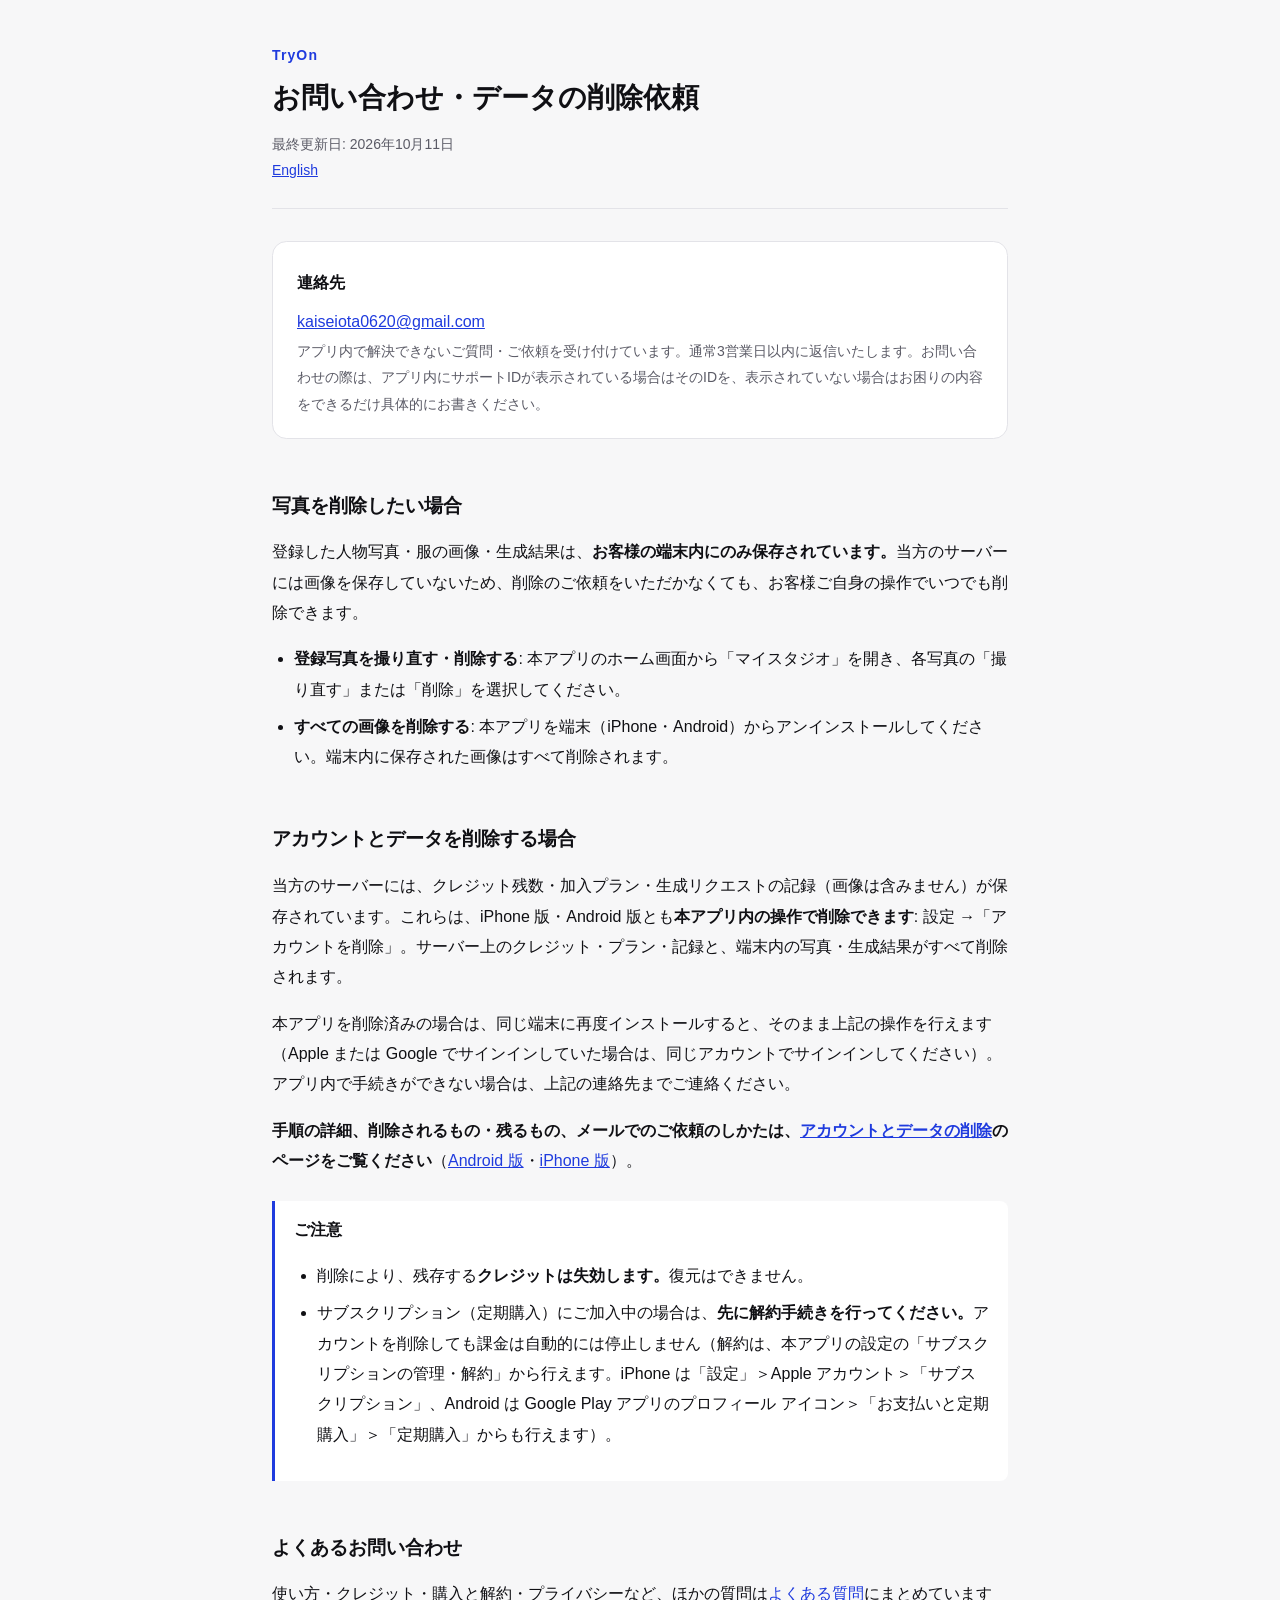
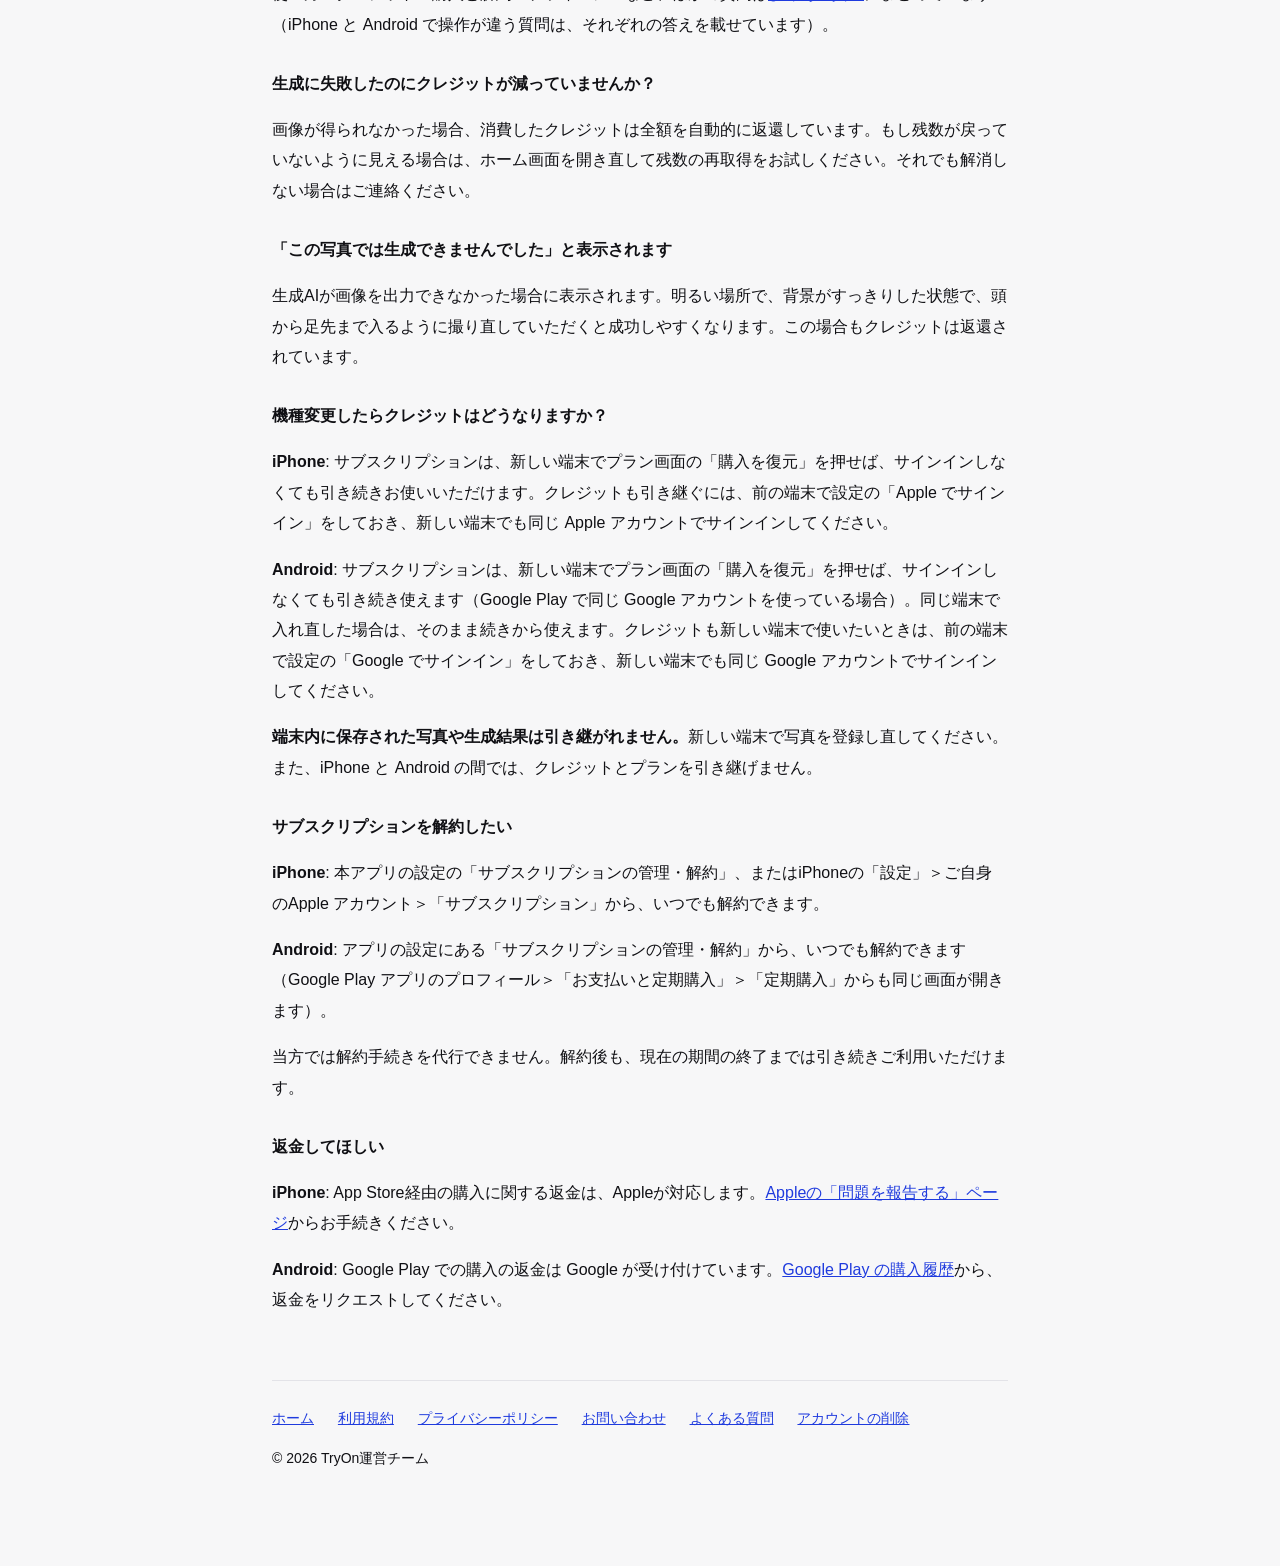
<file: support.html>
<!DOCTYPE html>
<html lang="ja">
<head>
<meta charset="utf-8">
<meta name="viewport" content="width=device-width, initial-scale=1">
<title>お問い合わせ・データの削除依頼 | TryOn</title>
<meta name="description" content="TryOn のお問い合わせ窓口とデータ削除依頼の手続きです。">
<link rel="stylesheet" href="style.css">
</head>
<body>

<header>
  <a class="app-name" href="index.html">TryOn</a>
  <h1>お問い合わせ・データの削除依頼</h1>
  <p class="meta">最終更新日: 2026年10月11日</p>
  <p class="meta"><a href="support_en.html" lang="en" hreflang="en">English</a></p>
</header>

<main>

<div class="summary">
  <h2>連絡先</h2>
  <p style="margin:0;"><a href="mailto:kaiseiota0620@gmail.com">kaiseiota0620@gmail.com</a></p>
  <p class="meta" style="margin-bottom:0;">アプリ内で解決できないご質問・ご依頼を受け付けています。通常3営業日以内に返信いたします。お問い合わせの際は、アプリ内にサポートIDが表示されている場合はそのIDを、表示されていない場合はお困りの内容をできるだけ具体的にお書きください。</p>
</div>

<h2>写真を削除したい場合</h2>
<p>登録した人物写真・服の画像・生成結果は、<strong>お客様の端末内にのみ保存されています。</strong>当方のサーバーには画像を保存していないため、削除のご依頼をいただかなくても、お客様ご自身の操作でいつでも削除できます。</p>
<ul>
  <li><strong>登録写真を撮り直す・削除する</strong>: 本アプリのホーム画面から「マイスタジオ」を開き、各写真の「撮り直す」または「削除」を選択してください。</li>
  <li><strong>すべての画像を削除する</strong>: 本アプリを端末（iPhone・Android）からアンインストールしてください。端末内に保存された画像はすべて削除されます。</li>
</ul>

<h2 id="delete">アカウントとデータを削除する場合</h2>
<p>当方のサーバーには、クレジット残数・加入プラン・生成リクエストの記録（画像は含みません）が保存されています。これらは、iPhone 版・Android 版とも<strong>本アプリ内の操作で削除できます</strong>: 設定 →「アカウントを削除」。サーバー上のクレジット・プラン・記録と、端末内の写真・生成結果がすべて削除されます。</p>
<p>本アプリを削除済みの場合は、同じ端末に再度インストールすると、そのまま上記の操作を行えます（Apple または Google でサインインしていた場合は、同じアカウントでサインインしてください）。アプリ内で手続きができない場合は、上記の連絡先までご連絡ください。</p>
<p id="delete-android"><strong>手順の詳細、削除されるもの・残るもの、メールでのご依頼のしかたは、<a href="delete.html">アカウントとデータの削除</a>のページをご覧ください</strong>（<a href="delete.html#android">Android 版</a>・<a href="delete.html#ios">iPhone 版</a>）。</p>

<div class="notice">
  <p><strong>ご注意</strong></p>
  <ul>
    <li>削除により、残存する<strong>クレジットは失効します。</strong>復元はできません。</li>
    <li>サブスクリプション（定期購入）にご加入中の場合は、<strong>先に解約手続きを行ってください。</strong>アカウントを削除しても課金は自動的には停止しません（解約は、本アプリの設定の「サブスクリプションの管理・解約」から行えます。iPhone は「設定」＞Apple アカウント＞「サブスクリプション」、Android は Google Play アプリのプロフィール アイコン＞「お支払いと定期購入」＞「定期購入」からも行えます）。</li>
  </ul>
</div>

<h2>よくあるお問い合わせ</h2>
<p>使い方・クレジット・購入と解約・プライバシーなど、ほかの質問は<a href="faq.html">よくある質問</a>にまとめています（iPhone と Android で操作が違う質問は、それぞれの答えを載せています）。</p>

<h3>生成に失敗したのにクレジットが減っていませんか？</h3>
<p>画像が得られなかった場合、消費したクレジットは全額を自動的に返還しています。もし残数が戻っていないように見える場合は、ホーム画面を開き直して残数の再取得をお試しください。それでも解消しない場合はご連絡ください。</p>

<h3>「この写真では生成できませんでした」と表示されます</h3>
<p>生成AIが画像を出力できなかった場合に表示されます。明るい場所で、背景がすっきりした状態で、頭から足先まで入るように撮り直していただくと成功しやすくなります。この場合もクレジットは返還されています。</p>

<h3>機種変更したらクレジットはどうなりますか？</h3>
<p><strong>iPhone</strong>: サブスクリプションは、新しい端末でプラン画面の「購入を復元」を押せば、サインインしなくても引き続きお使いいただけます。クレジットも引き継ぐには、前の端末で設定の「Apple でサインイン」をしておき、新しい端末でも同じ Apple アカウントでサインインしてください。</p>
<p><strong>Android</strong>: サブスクリプションは、新しい端末でプラン画面の「購入を復元」を押せば、サインインしなくても引き続き使えます（Google Play で同じ Google アカウントを使っている場合）。同じ端末で入れ直した場合は、そのまま続きから使えます。クレジットも新しい端末で使いたいときは、前の端末で設定の「Google でサインイン」をしておき、新しい端末でも同じ Google アカウントでサインインしてください。</p>
<p><strong>端末内に保存された写真や生成結果は引き継がれません。</strong>新しい端末で写真を登録し直してください。また、iPhone と Android の間では、クレジットとプランを引き継げません。</p>

<h3>サブスクリプションを解約したい</h3>
<p><strong>iPhone</strong>: 本アプリの設定の「サブスクリプションの管理・解約」、またはiPhoneの「設定」＞ご自身のApple アカウント＞「サブスクリプション」から、いつでも解約できます。</p>
<p><strong>Android</strong>: アプリの設定にある「サブスクリプションの管理・解約」から、いつでも解約できます（Google Play アプリのプロフィール＞「お支払いと定期購入」＞「定期購入」からも同じ画面が開きます）。</p>
<p>当方では解約手続きを代行できません。解約後も、現在の期間の終了までは引き続きご利用いただけます。</p>

<h3>返金してほしい</h3>
<p><strong>iPhone</strong>: App Store経由の購入に関する返金は、Appleが対応します。<a href="https://reportaproblem.apple.com/" target="_blank" rel="noopener">Appleの「問題を報告する」ページ</a>からお手続きください。</p>
<p><strong>Android</strong>: Google Play での購入の返金は Google が受け付けています。<a href="https://play.google.com/store/account/orderhistory" target="_blank" rel="noopener">Google Play の購入履歴</a>から、返金をリクエストしてください。</p>

</main>

<footer>
  <nav>
    <a href="index.html">ホーム</a>
    <a href="terms.html">利用規約</a>
    <a href="privacy.html">プライバシーポリシー</a>
    <a href="support.html">お問い合わせ</a>
    <a href="faq.html">よくある質問</a>
    <a href="delete.html">アカウントの削除</a>
  </nav>
  <p>© 2026 TryOn運営チーム</p>
</footer>

</body>
</html>
</file>
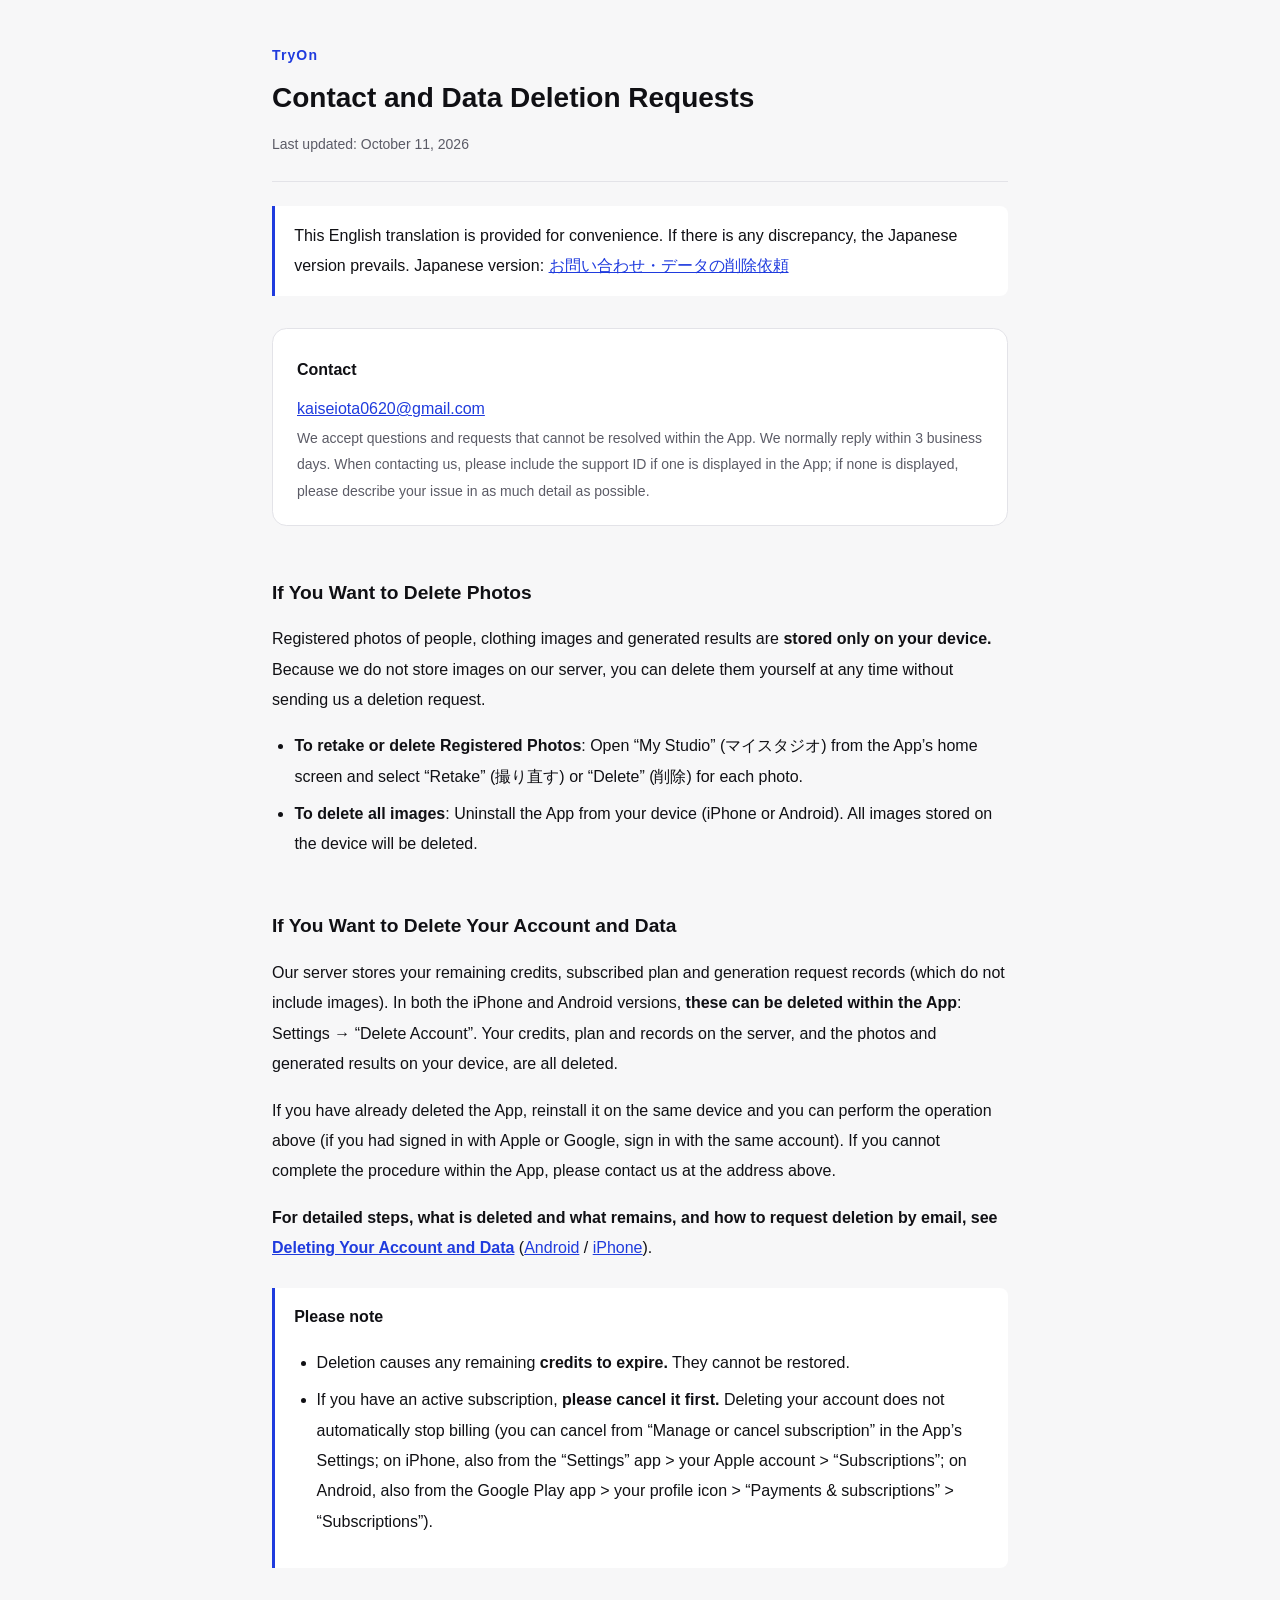
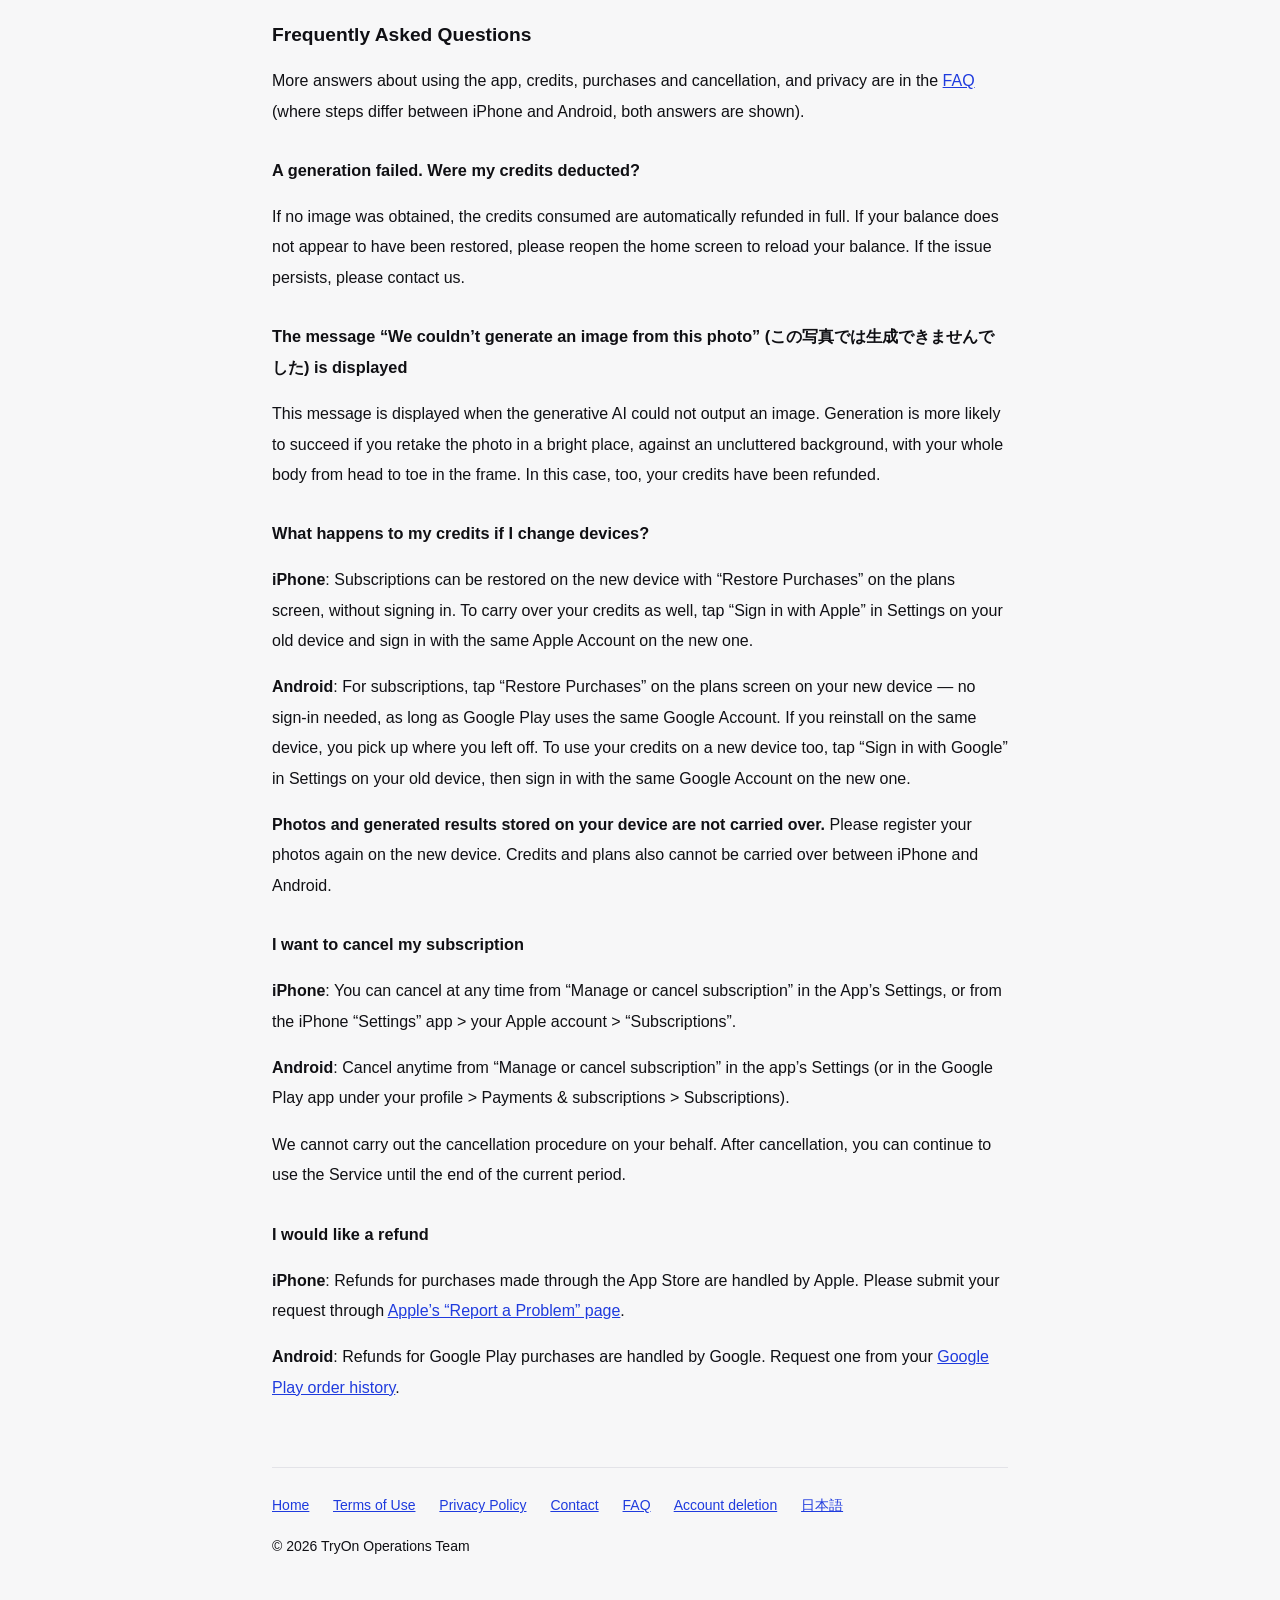
<file: support_en.html>
<!DOCTYPE html>
<html lang="en">
<head>
<meta charset="utf-8">
<meta name="viewport" content="width=device-width, initial-scale=1">
<title>Contact and Data Deletion Requests | TryOn</title>
<meta name="description" content="Contact point and data deletion request procedure for TryOn (English translation).">
<link rel="stylesheet" href="style.css">
<link rel="alternate" hreflang="ja" href="support.html">
</head>
<body>

<header>
  <a class="app-name" href="index.html">TryOn</a>
  <h1>Contact and Data Deletion Requests</h1>
  <p class="meta">Last updated: October 11, 2026</p>
</header>

<main>

<div class="notice">
  <p>This English translation is provided for convenience. If there is any discrepancy, the Japanese version prevails. Japanese version: <a href="support.html" lang="ja" hreflang="ja">お問い合わせ・データの削除依頼</a></p>
</div>

<div class="summary">
  <h2>Contact</h2>
  <p style="margin:0;"><a href="mailto:kaiseiota0620@gmail.com">kaiseiota0620@gmail.com</a></p>
  <p class="meta" style="margin-bottom:0;">We accept questions and requests that cannot be resolved within the App. We normally reply within 3 business days. When contacting us, please include the support ID if one is displayed in the App; if none is displayed, please describe your issue in as much detail as possible.</p>
</div>

<h2>If You Want to Delete Photos</h2>
<p>Registered photos of people, clothing images and generated results are <strong>stored only on your device.</strong> Because we do not store images on our server, you can delete them yourself at any time without sending us a deletion request.</p>
<ul>
  <li><strong>To retake or delete Registered Photos</strong>: Open “My Studio” (マイスタジオ) from the App’s home screen and select “Retake” (撮り直す) or “Delete” (削除) for each photo.</li>
  <li><strong>To delete all images</strong>: Uninstall the App from your device (iPhone or Android). All images stored on the device will be deleted.</li>
</ul>

<h2 id="delete">If You Want to Delete Your Account and Data</h2>
<p>Our server stores your remaining credits, subscribed plan and generation request records (which do not include images). In both the iPhone and Android versions, <strong>these can be deleted within the App</strong>: Settings → “Delete Account”. Your credits, plan and records on the server, and the photos and generated results on your device, are all deleted.</p>
<p>If you have already deleted the App, reinstall it on the same device and you can perform the operation above (if you had signed in with Apple or Google, sign in with the same account). If you cannot complete the procedure within the App, please contact us at the address above.</p>
<p id="delete-android"><strong>For detailed steps, what is deleted and what remains, and how to request deletion by email, see <a href="delete_en.html">Deleting Your Account and Data</a></strong> (<a href="delete_en.html#android">Android</a> / <a href="delete_en.html#ios">iPhone</a>).</p>

<div class="notice">
  <p><strong>Please note</strong></p>
  <ul>
    <li>Deletion causes any remaining <strong>credits to expire.</strong> They cannot be restored.</li>
    <li>If you have an active subscription, <strong>please cancel it first.</strong> Deleting your account does not automatically stop billing (you can cancel from “Manage or cancel subscription” in the App’s Settings; on iPhone, also from the “Settings” app &gt; your Apple account &gt; “Subscriptions”; on Android, also from the Google Play app &gt; your profile icon &gt; “Payments &amp; subscriptions” &gt; “Subscriptions”).</li>
  </ul>
</div>

<h2>Frequently Asked Questions</h2>
<p>More answers about using the app, credits, purchases and cancellation, and privacy are in the <a href="faq_en.html">FAQ</a> (where steps differ between iPhone and Android, both answers are shown).</p>

<h3>A generation failed. Were my credits deducted?</h3>
<p>If no image was obtained, the credits consumed are automatically refunded in full. If your balance does not appear to have been restored, please reopen the home screen to reload your balance. If the issue persists, please contact us.</p>

<h3>The message “We couldn’t generate an image from this photo” (この写真では生成できませんでした) is displayed</h3>
<p>This message is displayed when the generative AI could not output an image. Generation is more likely to succeed if you retake the photo in a bright place, against an uncluttered background, with your whole body from head to toe in the frame. In this case, too, your credits have been refunded.</p>

<h3>What happens to my credits if I change devices?</h3>
<p><strong>iPhone</strong>: Subscriptions can be restored on the new device with “Restore Purchases” on the plans screen, without signing in. To carry over your credits as well, tap “Sign in with Apple” in Settings on your old device and sign in with the same Apple Account on the new one.</p>
<p><strong>Android</strong>: For subscriptions, tap “Restore Purchases” on the plans screen on your new device — no sign-in needed, as long as Google Play uses the same Google Account. If you reinstall on the same device, you pick up where you left off. To use your credits on a new device too, tap “Sign in with Google” in Settings on your old device, then sign in with the same Google Account on the new one.</p>
<p><strong>Photos and generated results stored on your device are not carried over.</strong> Please register your photos again on the new device. Credits and plans also cannot be carried over between iPhone and Android.</p>

<h3>I want to cancel my subscription</h3>
<p><strong>iPhone</strong>: You can cancel at any time from “Manage or cancel subscription” in the App’s Settings, or from the iPhone “Settings” app &gt; your Apple account &gt; “Subscriptions”.</p>
<p><strong>Android</strong>: Cancel anytime from “Manage or cancel subscription” in the app’s Settings (or in the Google Play app under your profile &gt; Payments &amp; subscriptions &gt; Subscriptions).</p>
<p>We cannot carry out the cancellation procedure on your behalf. After cancellation, you can continue to use the Service until the end of the current period.</p>

<h3>I would like a refund</h3>
<p><strong>iPhone</strong>: Refunds for purchases made through the App Store are handled by Apple. Please submit your request through <a href="https://reportaproblem.apple.com/" target="_blank" rel="noopener">Apple’s “Report a Problem” page</a>.</p>
<p><strong>Android</strong>: Refunds for Google Play purchases are handled by Google. Request one from your <a href="https://play.google.com/store/account/orderhistory" target="_blank" rel="noopener">Google Play order history</a>.</p>

</main>

<footer>
  <nav>
    <a href="index.html">Home</a>
    <a href="terms_en.html">Terms of Use</a>
    <a href="privacy_en.html">Privacy Policy</a>
    <a href="support_en.html">Contact</a>
    <a href="faq_en.html">FAQ</a>
    <a href="delete_en.html">Account deletion</a>
    <a href="support.html" lang="ja" hreflang="ja">日本語</a>
  </nav>
  <p>© 2026 TryOn Operations Team</p>
</footer>

</body>
</html>
</file>
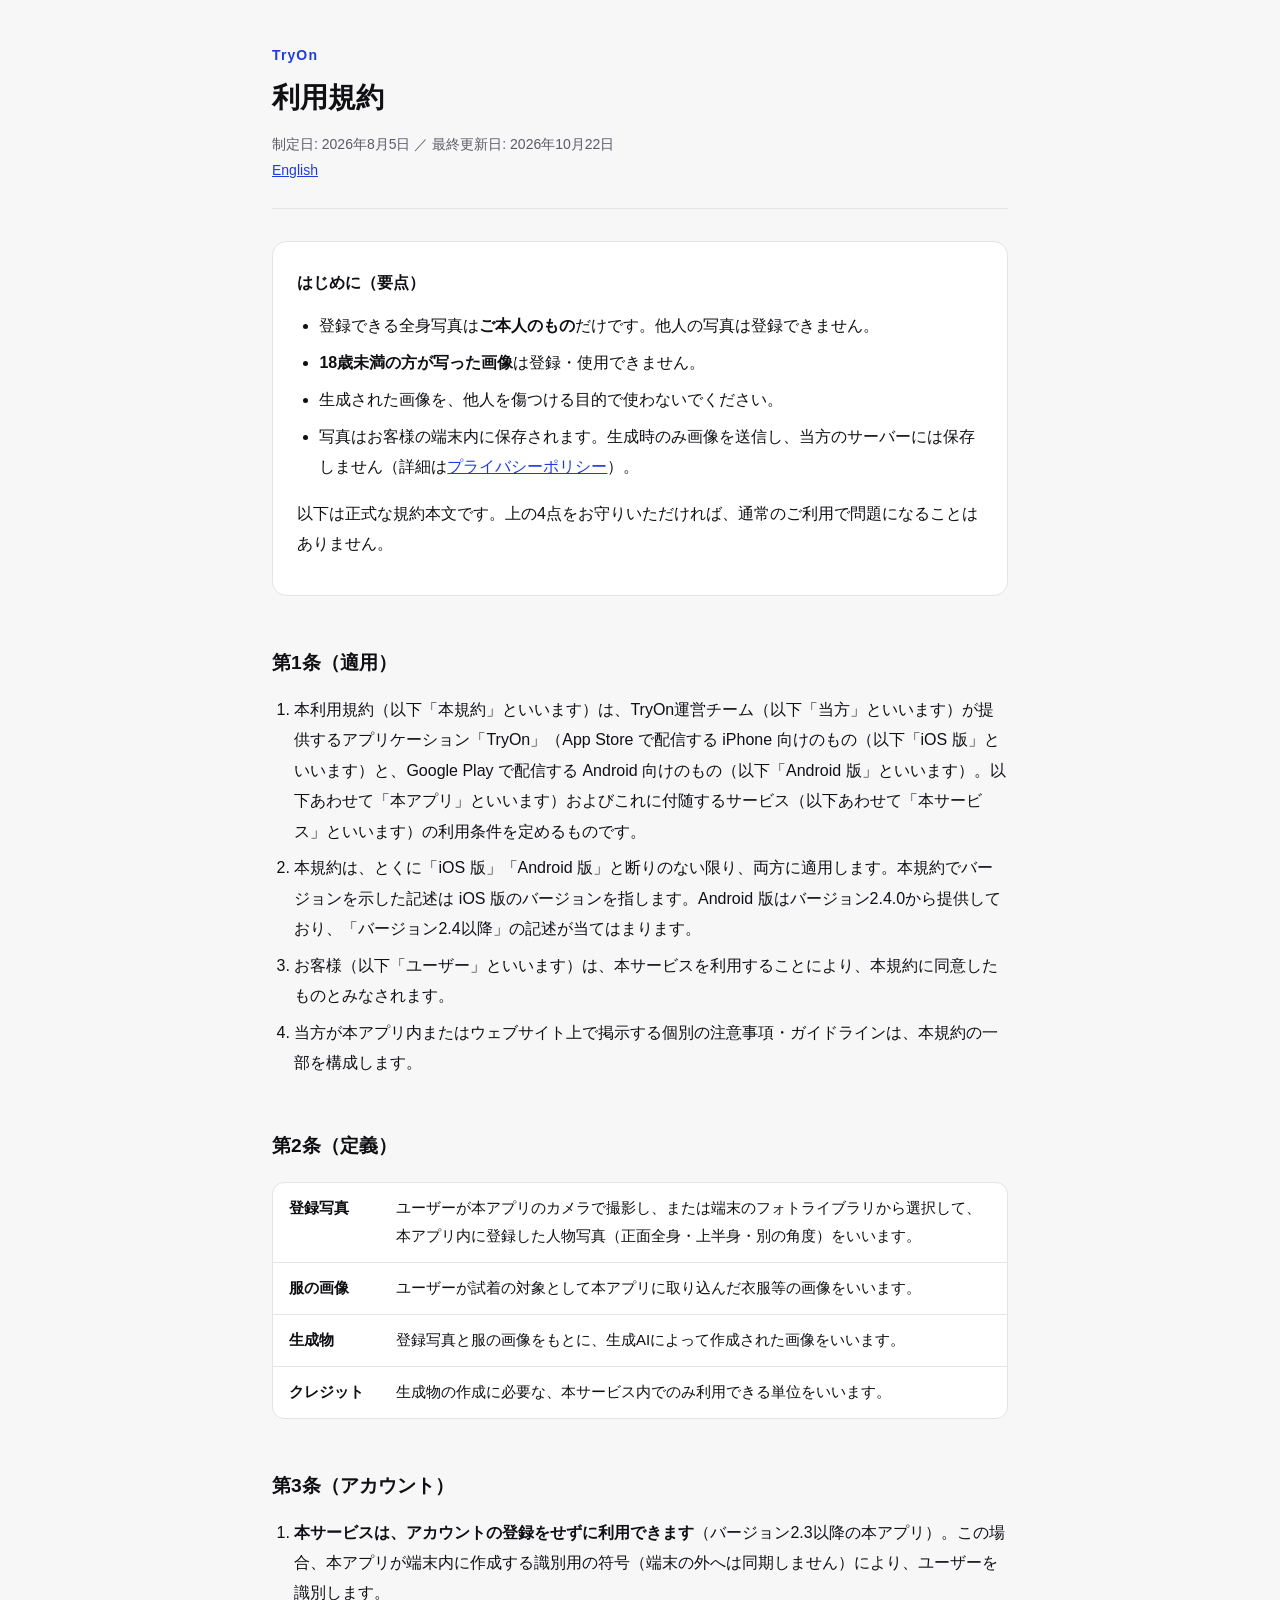
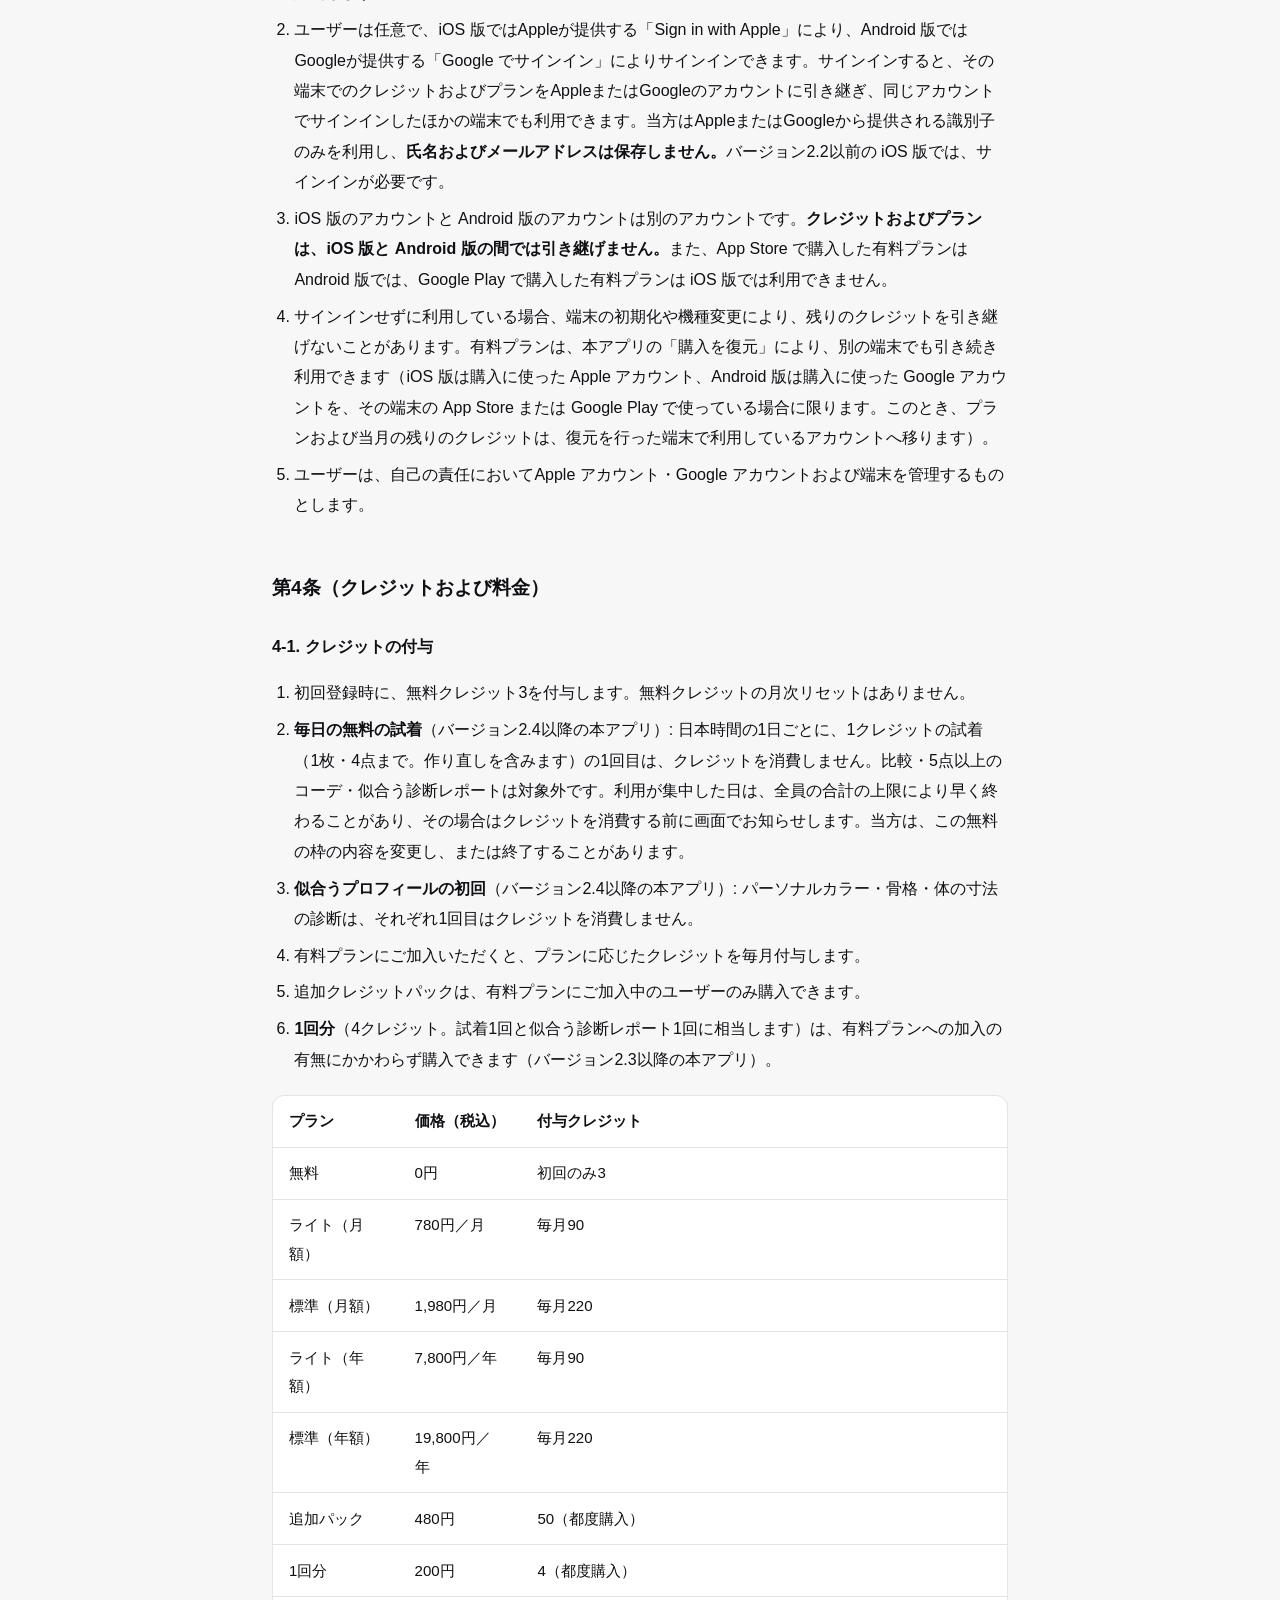
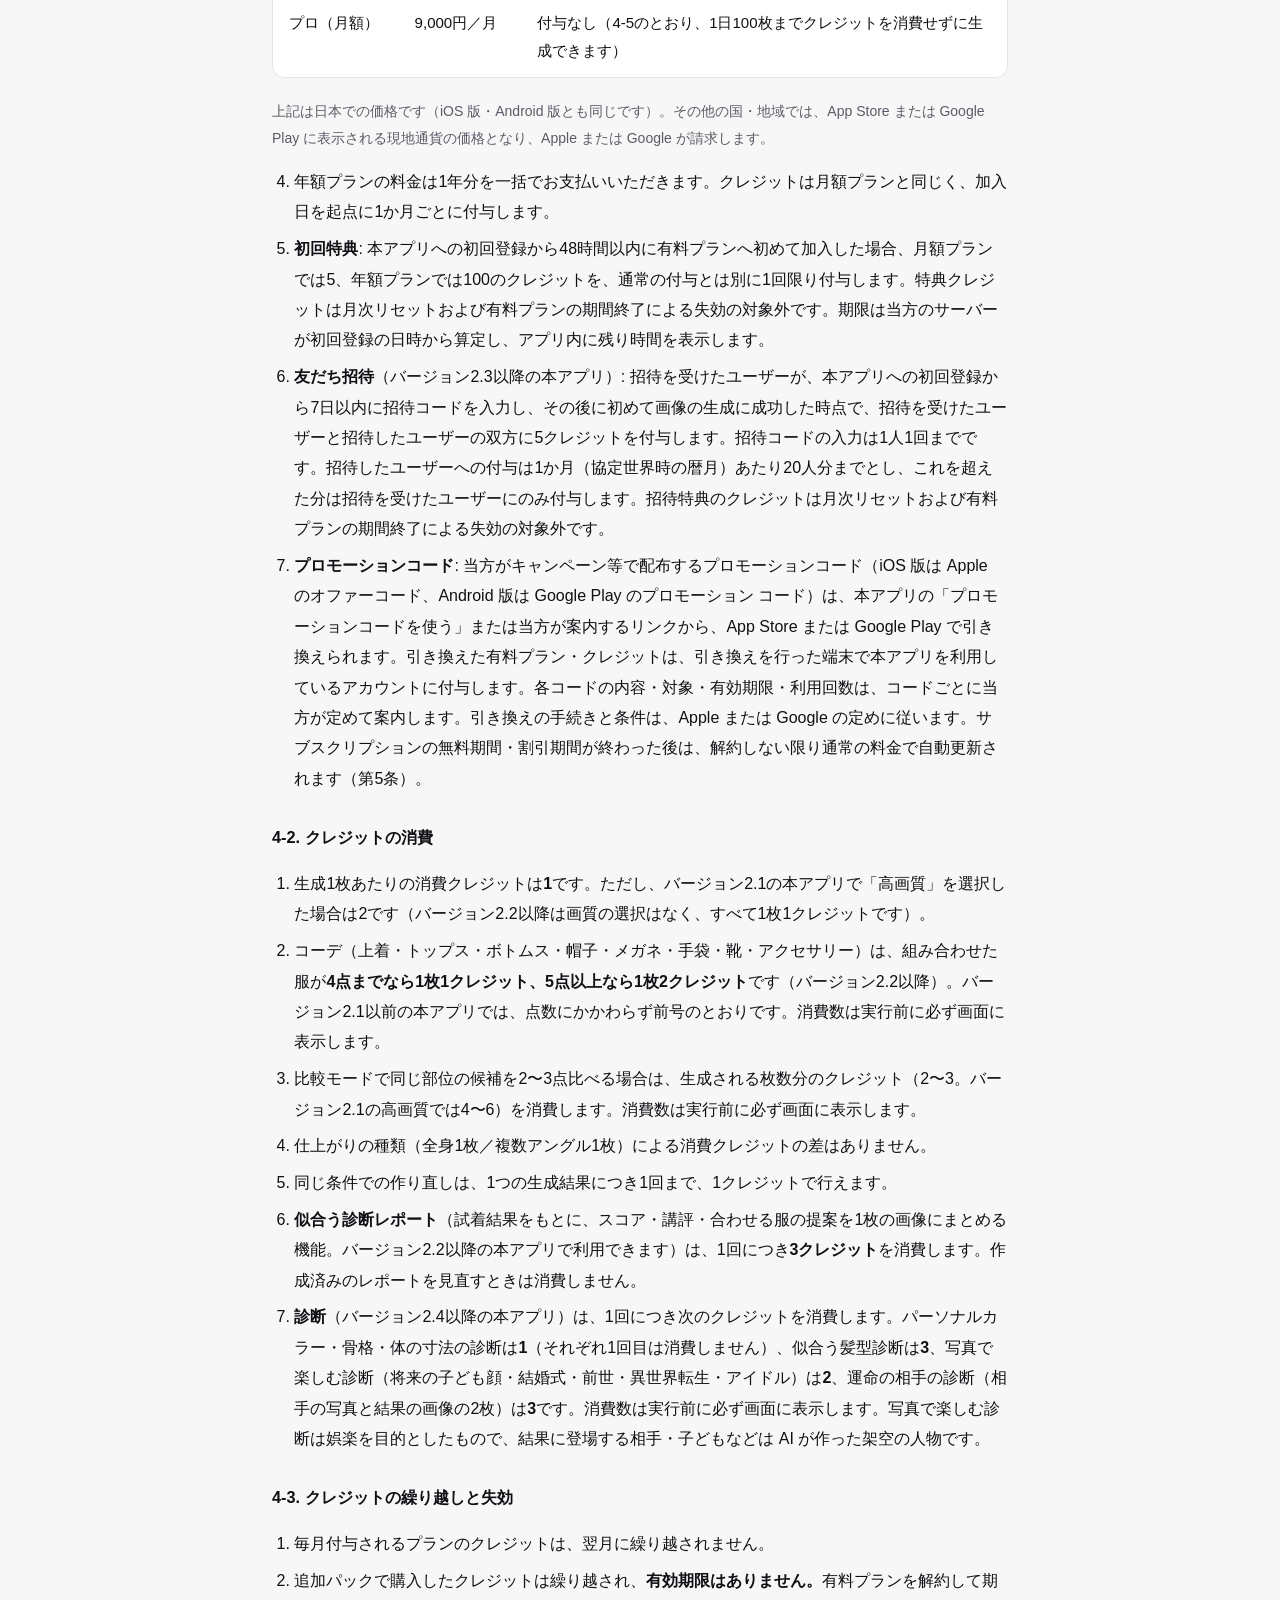
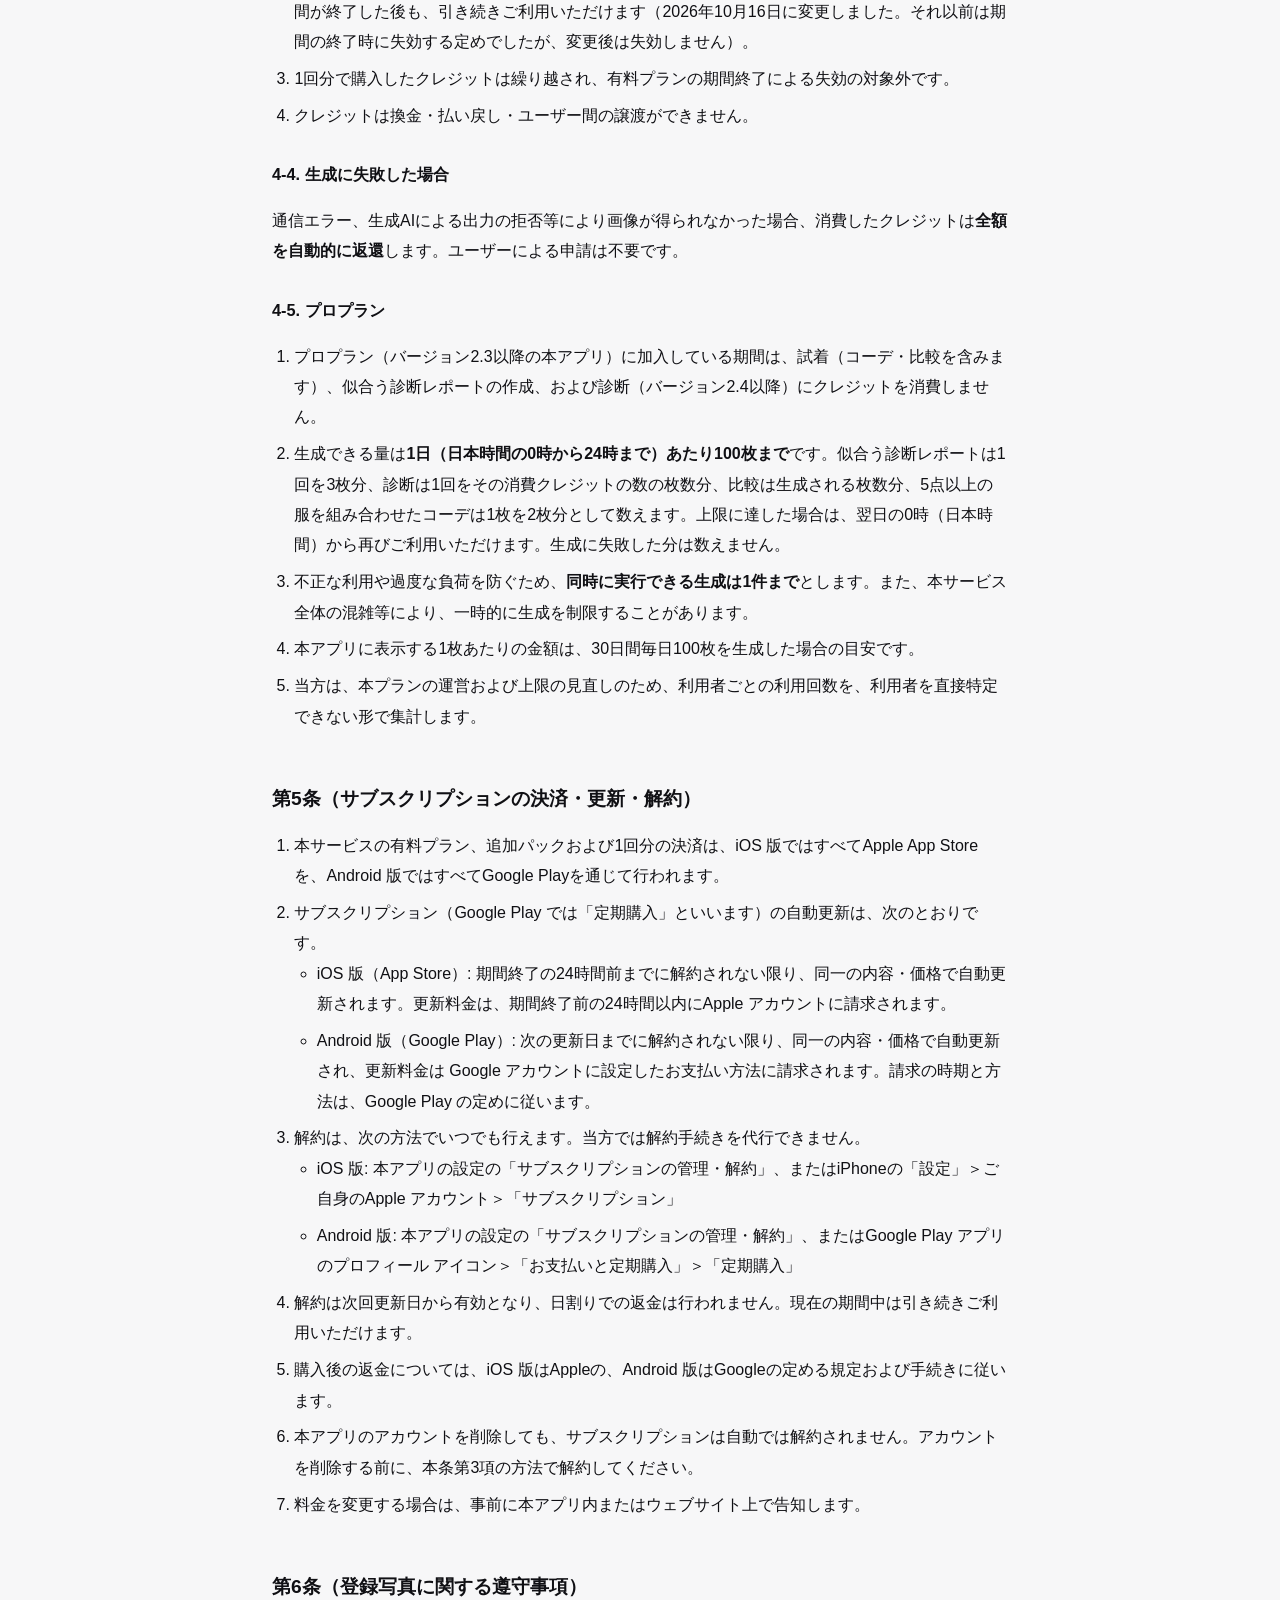
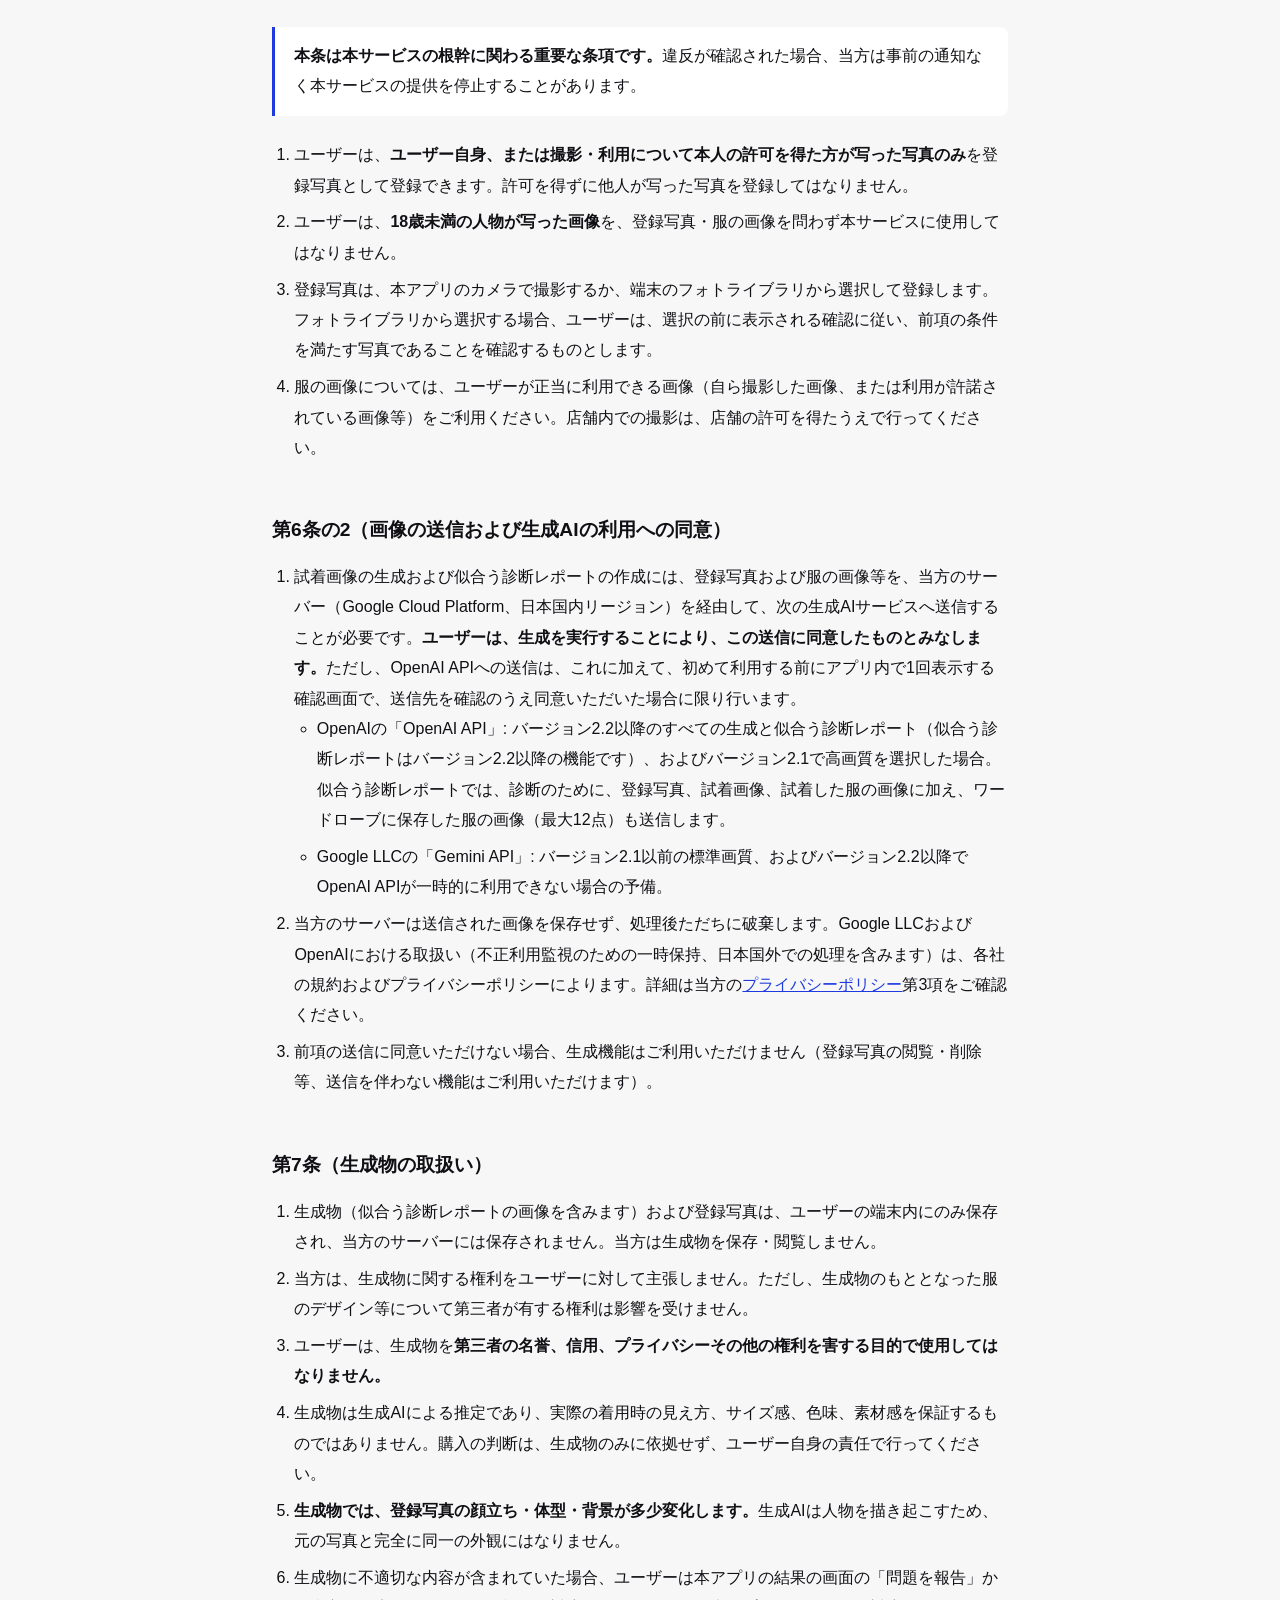
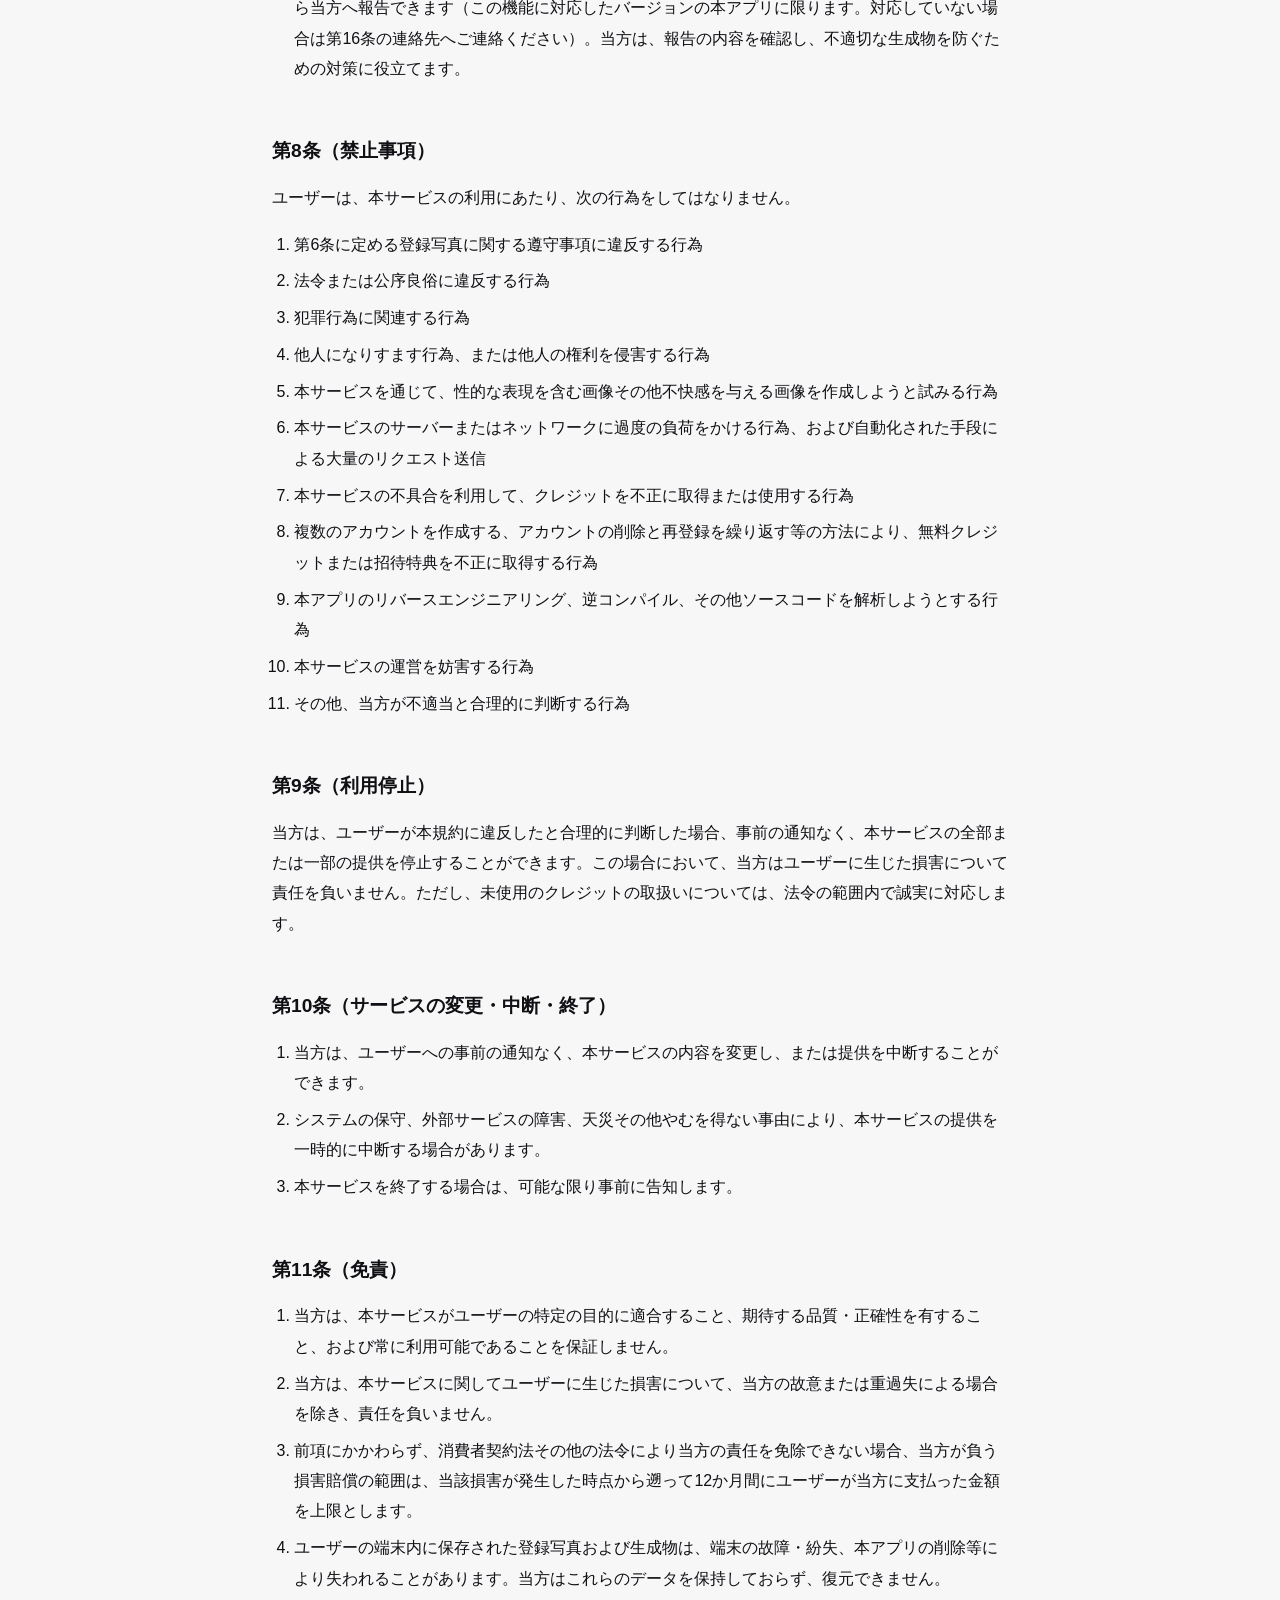
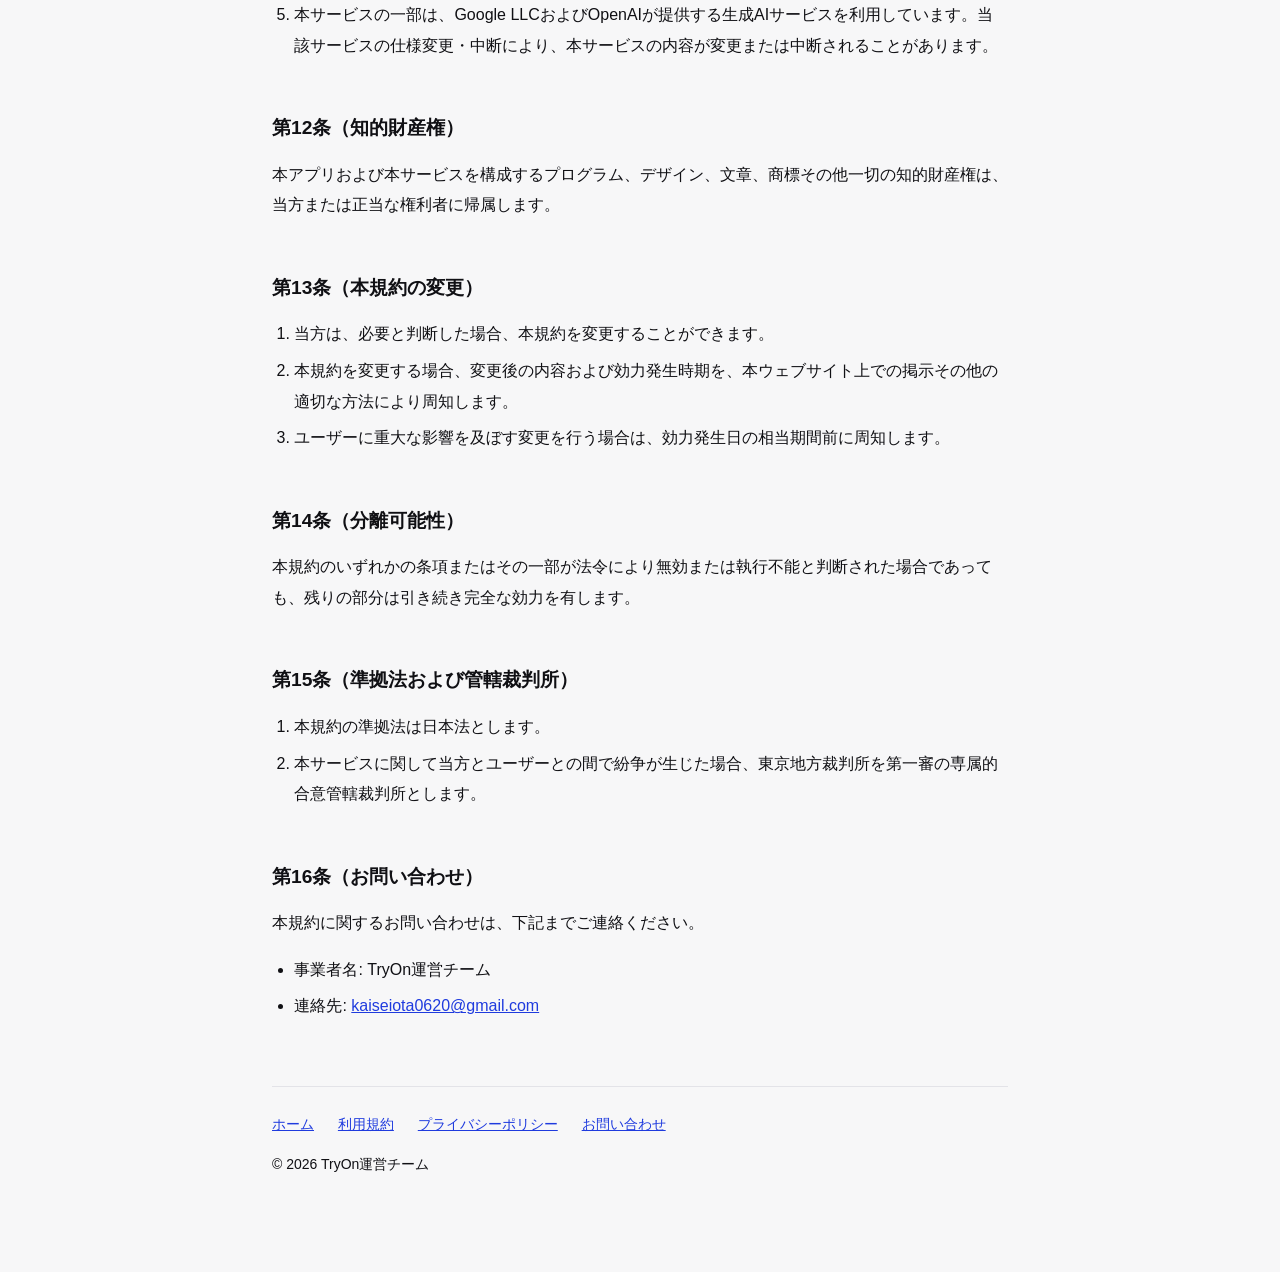
<file: terms.html>
<!DOCTYPE html>
<html lang="ja">
<head>
<meta charset="utf-8">
<meta name="viewport" content="width=device-width, initial-scale=1">
<title>利用規約 | TryOn</title>
<meta name="description" content="バーチャル試着アプリ TryOn の利用規約です。">
<link rel="stylesheet" href="style.css">
</head>
<body>

<header>
  <a class="app-name" href="index.html">TryOn</a>
  <h1>利用規約</h1>
  <p class="meta">制定日: 2026年8月5日 ／ 最終更新日: 2026年10月22日</p>
  <p class="meta"><a href="terms_en.html" lang="en" hreflang="en">English</a></p>
</header>

<main>

<div class="summary">
  <h2>はじめに（要点）</h2>
  <ul>
    <li>登録できる全身写真は<strong>ご本人のもの</strong>だけです。他人の写真は登録できません。</li>
    <li><strong>18歳未満の方が写った画像</strong>は登録・使用できません。</li>
    <li>生成された画像を、他人を傷つける目的で使わないでください。</li>
    <li>写真はお客様の端末内に保存されます。生成時のみ画像を送信し、当方のサーバーには保存しません（詳細は<a href="privacy.html">プライバシーポリシー</a>）。</li>
  </ul>
  <p>以下は正式な規約本文です。上の4点をお守りいただければ、通常のご利用で問題になることはありません。</p>
</div>

<h2>第1条（適用）</h2>
<ol>
  <li>本利用規約（以下「本規約」といいます）は、TryOn運営チーム（以下「当方」といいます）が提供するアプリケーション「TryOn」（App Store で配信する iPhone 向けのもの（以下「iOS 版」といいます）と、Google Play で配信する Android 向けのもの（以下「Android 版」といいます）。以下あわせて「本アプリ」といいます）およびこれに付随するサービス（以下あわせて「本サービス」といいます）の利用条件を定めるものです。</li>
  <li>本規約は、とくに「iOS 版」「Android 版」と断りのない限り、両方に適用します。本規約でバージョンを示した記述は iOS 版のバージョンを指します。Android 版はバージョン2.4.0から提供しており、「バージョン2.4以降」の記述が当てはまります。</li>
  <li>お客様（以下「ユーザー」といいます）は、本サービスを利用することにより、本規約に同意したものとみなされます。</li>
  <li>当方が本アプリ内またはウェブサイト上で掲示する個別の注意事項・ガイドラインは、本規約の一部を構成します。</li>
</ol>

<h2>第2条（定義）</h2>
<div class="table-scroll">
<table>
  <tbody>
    <tr>
      <th>登録写真</th>
      <td>ユーザーが本アプリのカメラで撮影し、または端末のフォトライブラリから選択して、本アプリ内に登録した人物写真（正面全身・上半身・別の角度）をいいます。</td>
    </tr>
    <tr>
      <th>服の画像</th>
      <td>ユーザーが試着の対象として本アプリに取り込んだ衣服等の画像をいいます。</td>
    </tr>
    <tr>
      <th>生成物</th>
      <td>登録写真と服の画像をもとに、生成AIによって作成された画像をいいます。</td>
    </tr>
    <tr>
      <th>クレジット</th>
      <td>生成物の作成に必要な、本サービス内でのみ利用できる単位をいいます。</td>
    </tr>
  </tbody>
</table>
</div>

<h2>第3条（アカウント）</h2>
<ol>
  <li><strong>本サービスは、アカウントの登録をせずに利用できます</strong>（バージョン2.3以降の本アプリ）。この場合、本アプリが端末内に作成する識別用の符号（端末の外へは同期しません）により、ユーザーを識別します。</li>
  <li>ユーザーは任意で、iOS 版ではAppleが提供する「Sign in with Apple」により、Android 版ではGoogleが提供する「Google でサインイン」によりサインインできます。サインインすると、その端末でのクレジットおよびプランをAppleまたはGoogleのアカウントに引き継ぎ、同じアカウントでサインインしたほかの端末でも利用できます。当方はAppleまたはGoogleから提供される識別子のみを利用し、<strong>氏名およびメールアドレスは保存しません。</strong>バージョン2.2以前の iOS 版では、サインインが必要です。</li>
  <li>iOS 版のアカウントと Android 版のアカウントは別のアカウントです。<strong>クレジットおよびプランは、iOS 版と Android 版の間では引き継げません。</strong>また、App Store で購入した有料プランは Android 版では、Google Play で購入した有料プランは iOS 版では利用できません。</li>
  <li>サインインせずに利用している場合、端末の初期化や機種変更により、残りのクレジットを引き継げないことがあります。有料プランは、本アプリの「購入を復元」により、別の端末でも引き続き利用できます（iOS 版は購入に使った Apple アカウント、Android 版は購入に使った Google アカウントを、その端末の App Store または Google Play で使っている場合に限ります。このとき、プランおよび当月の残りのクレジットは、復元を行った端末で利用しているアカウントへ移ります）。</li>
  <li>ユーザーは、自己の責任においてApple アカウント・Google アカウントおよび端末を管理するものとします。</li>
</ol>

<h2>第4条（クレジットおよび料金）</h2>

<h3>4-1. クレジットの付与</h3>
<ol>
  <li>初回登録時に、無料クレジット3を付与します。無料クレジットの月次リセットはありません。</li>
  <li><strong>毎日の無料の試着</strong>（バージョン2.4以降の本アプリ）: 日本時間の1日ごとに、1クレジットの試着（1枚・4点まで。作り直しを含みます）の1回目は、クレジットを消費しません。比較・5点以上のコーデ・似合う診断レポートは対象外です。利用が集中した日は、全員の合計の上限により早く終わることがあり、その場合はクレジットを消費する前に画面でお知らせします。当方は、この無料の枠の内容を変更し、または終了することがあります。</li>
  <li><strong>似合うプロフィールの初回</strong>（バージョン2.4以降の本アプリ）: パーソナルカラー・骨格・体の寸法の診断は、それぞれ1回目はクレジットを消費しません。</li>
  <li>有料プランにご加入いただくと、プランに応じたクレジットを毎月付与します。</li>
  <li>追加クレジットパックは、有料プランにご加入中のユーザーのみ購入できます。</li>
  <li><strong>1回分</strong>（4クレジット。試着1回と似合う診断レポート1回に相当します）は、有料プランへの加入の有無にかかわらず購入できます（バージョン2.3以降の本アプリ）。</li>
</ol>

<div class="table-scroll">
<table>
  <thead>
    <tr><th>プラン</th><th>価格（税込）</th><th>付与クレジット</th></tr>
  </thead>
  <tbody>
    <tr><td>無料</td><td>0円</td><td>初回のみ3</td></tr>
    <tr><td>ライト（月額）</td><td>780円／月</td><td>毎月90</td></tr>
    <tr><td>標準（月額）</td><td>1,980円／月</td><td>毎月220</td></tr>
    <tr><td>ライト（年額）</td><td>7,800円／年</td><td>毎月90</td></tr>
    <tr><td>標準（年額）</td><td>19,800円／年</td><td>毎月220</td></tr>
    <tr><td>追加パック</td><td>480円</td><td>50（都度購入）</td></tr>
    <tr><td>1回分</td><td>200円</td><td>4（都度購入）</td></tr>
    <tr><td>プロ（月額）</td><td>9,000円／月</td><td>付与なし（4-5のとおり、1日100枚までクレジットを消費せずに生成できます）</td></tr>
  </tbody>
</table>
</div>
<p class="meta">上記は日本での価格です（iOS 版・Android 版とも同じです）。その他の国・地域では、App Store または Google Play に表示される現地通貨の価格となり、Apple または Google が請求します。</p>

<ol start="4">
  <li>年額プランの料金は1年分を一括でお支払いいただきます。クレジットは月額プランと同じく、加入日を起点に1か月ごとに付与します。</li>
  <li><strong>初回特典</strong>: 本アプリへの初回登録から48時間以内に有料プランへ初めて加入した場合、月額プランでは5、年額プランでは100のクレジットを、通常の付与とは別に1回限り付与します。特典クレジットは月次リセットおよび有料プランの期間終了による失効の対象外です。期限は当方のサーバーが初回登録の日時から算定し、アプリ内に残り時間を表示します。</li>
  <li><strong>友だち招待</strong>（バージョン2.3以降の本アプリ）: 招待を受けたユーザーが、本アプリへの初回登録から7日以内に招待コードを入力し、その後に初めて画像の生成に成功した時点で、招待を受けたユーザーと招待したユーザーの双方に5クレジットを付与します。招待コードの入力は1人1回までです。招待したユーザーへの付与は1か月（協定世界時の暦月）あたり20人分までとし、これを超えた分は招待を受けたユーザーにのみ付与します。招待特典のクレジットは月次リセットおよび有料プランの期間終了による失効の対象外です。</li>
  <li><strong>プロモーションコード</strong>: 当方がキャンペーン等で配布するプロモーションコード（iOS 版は Apple のオファーコード、Android 版は Google Play のプロモーション コード）は、本アプリの「プロモーションコードを使う」または当方が案内するリンクから、App Store または Google Play で引き換えられます。引き換えた有料プラン・クレジットは、引き換えを行った端末で本アプリを利用しているアカウントに付与します。各コードの内容・対象・有効期限・利用回数は、コードごとに当方が定めて案内します。引き換えの手続きと条件は、Apple または Google の定めに従います。サブスクリプションの無料期間・割引期間が終わった後は、解約しない限り通常の料金で自動更新されます（第5条）。</li>
</ol>

<h3>4-2. クレジットの消費</h3>
<ol>
  <li>生成1枚あたりの消費クレジットは<strong>1</strong>です。ただし、バージョン2.1の本アプリで「高画質」を選択した場合は2です（バージョン2.2以降は画質の選択はなく、すべて1枚1クレジットです）。</li>
  <li>コーデ（上着・トップス・ボトムス・帽子・メガネ・手袋・靴・アクセサリー）は、組み合わせた服が<strong>4点までなら1枚1クレジット、5点以上なら1枚2クレジット</strong>です（バージョン2.2以降）。バージョン2.1以前の本アプリでは、点数にかかわらず前号のとおりです。消費数は実行前に必ず画面に表示します。</li>
  <li>比較モードで同じ部位の候補を2〜3点比べる場合は、生成される枚数分のクレジット（2〜3。バージョン2.1の高画質では4〜6）を消費します。消費数は実行前に必ず画面に表示します。</li>
  <li>仕上がりの種類（全身1枚／複数アングル1枚）による消費クレジットの差はありません。</li>
  <li>同じ条件での作り直しは、1つの生成結果につき1回まで、1クレジットで行えます。</li>
  <li><strong>似合う診断レポート</strong>（試着結果をもとに、スコア・講評・合わせる服の提案を1枚の画像にまとめる機能。バージョン2.2以降の本アプリで利用できます）は、1回につき<strong>3クレジット</strong>を消費します。作成済みのレポートを見直すときは消費しません。</li>
  <li><strong>診断</strong>（バージョン2.4以降の本アプリ）は、1回につき次のクレジットを消費します。パーソナルカラー・骨格・体の寸法の診断は<strong>1</strong>（それぞれ1回目は消費しません）、似合う髪型診断は<strong>3</strong>、写真で楽しむ診断（将来の子ども顔・結婚式・前世・異世界転生・アイドル）は<strong>2</strong>、運命の相手の診断（相手の写真と結果の画像の2枚）は<strong>3</strong>です。消費数は実行前に必ず画面に表示します。写真で楽しむ診断は娯楽を目的としたもので、結果に登場する相手・子どもなどは AI が作った架空の人物です。</li>
</ol>

<h3>4-3. クレジットの繰り越しと失効</h3>
<ol>
  <li>毎月付与されるプランのクレジットは、翌月に繰り越されません。</li>
  <li>追加パックで購入したクレジットは繰り越され、<strong>有効期限はありません。</strong>有料プランを解約して期間が終了した後も、引き続きご利用いただけます（2026年10月16日に変更しました。それ以前は期間の終了時に失効する定めでしたが、変更後は失効しません）。</li>
  <li>1回分で購入したクレジットは繰り越され、有料プランの期間終了による失効の対象外です。</li>
  <li>クレジットは換金・払い戻し・ユーザー間の譲渡ができません。</li>
</ol>

<h3>4-4. 生成に失敗した場合</h3>
<p>通信エラー、生成AIによる出力の拒否等により画像が得られなかった場合、消費したクレジットは<strong>全額を自動的に返還</strong>します。ユーザーによる申請は不要です。</p>

<h3>4-5. プロプラン</h3>
<ol>
  <li>プロプラン（バージョン2.3以降の本アプリ）に加入している期間は、試着（コーデ・比較を含みます）、似合う診断レポートの作成、および診断（バージョン2.4以降）にクレジットを消費しません。</li>
  <li>生成できる量は<strong>1日（日本時間の0時から24時まで）あたり100枚まで</strong>です。似合う診断レポートは1回を3枚分、診断は1回をその消費クレジットの数の枚数分、比較は生成される枚数分、5点以上の服を組み合わせたコーデは1枚を2枚分として数えます。上限に達した場合は、翌日の0時（日本時間）から再びご利用いただけます。生成に失敗した分は数えません。</li>
  <li>不正な利用や過度な負荷を防ぐため、<strong>同時に実行できる生成は1件まで</strong>とします。また、本サービス全体の混雑等により、一時的に生成を制限することがあります。</li>
  <li>本アプリに表示する1枚あたりの金額は、30日間毎日100枚を生成した場合の目安です。</li>
  <li>当方は、本プランの運営および上限の見直しのため、利用者ごとの利用回数を、利用者を直接特定できない形で集計します。</li>
</ol>

<h2>第5条（サブスクリプションの決済・更新・解約）</h2>
<ol>
  <li>本サービスの有料プラン、追加パックおよび1回分の決済は、iOS 版ではすべてApple App Storeを、Android 版ではすべてGoogle Playを通じて行われます。</li>
  <li>サブスクリプション（Google Play では「定期購入」といいます）の自動更新は、次のとおりです。
    <ul>
      <li>iOS 版（App Store）: 期間終了の24時間前までに解約されない限り、同一の内容・価格で自動更新されます。更新料金は、期間終了前の24時間以内にApple アカウントに請求されます。</li>
      <li>Android 版（Google Play）: 次の更新日までに解約されない限り、同一の内容・価格で自動更新され、更新料金は Google アカウントに設定したお支払い方法に請求されます。請求の時期と方法は、Google Play の定めに従います。</li>
    </ul>
  </li>
  <li>解約は、次の方法でいつでも行えます。当方では解約手続きを代行できません。
    <ul>
      <li>iOS 版: 本アプリの設定の「サブスクリプションの管理・解約」、またはiPhoneの「設定」＞ご自身のApple アカウント＞「サブスクリプション」</li>
      <li>Android 版: 本アプリの設定の「サブスクリプションの管理・解約」、またはGoogle Play アプリのプロフィール アイコン＞「お支払いと定期購入」＞「定期購入」</li>
    </ul>
  </li>
  <li>解約は次回更新日から有効となり、日割りでの返金は行われません。現在の期間中は引き続きご利用いただけます。</li>
  <li>購入後の返金については、iOS 版はAppleの、Android 版はGoogleの定める規定および手続きに従います。</li>
  <li>本アプリのアカウントを削除しても、サブスクリプションは自動では解約されません。アカウントを削除する前に、本条第3項の方法で解約してください。</li>
  <li>料金を変更する場合は、事前に本アプリ内またはウェブサイト上で告知します。</li>
</ol>

<h2>第6条（登録写真に関する遵守事項）</h2>
<div class="notice">
  <p><strong>本条は本サービスの根幹に関わる重要な条項です。</strong>違反が確認された場合、当方は事前の通知なく本サービスの提供を停止することがあります。</p>
</div>
<ol>
  <li>ユーザーは、<strong>ユーザー自身、または撮影・利用について本人の許可を得た方が写った写真のみ</strong>を登録写真として登録できます。許可を得ずに他人が写った写真を登録してはなりません。</li>
  <li>ユーザーは、<strong>18歳未満の人物が写った画像</strong>を、登録写真・服の画像を問わず本サービスに使用してはなりません。</li>
  <li>登録写真は、本アプリのカメラで撮影するか、端末のフォトライブラリから選択して登録します。フォトライブラリから選択する場合、ユーザーは、選択の前に表示される確認に従い、前項の条件を満たす写真であることを確認するものとします。</li>
  <li>服の画像については、ユーザーが正当に利用できる画像（自ら撮影した画像、または利用が許諾されている画像等）をご利用ください。店舗内での撮影は、店舗の許可を得たうえで行ってください。</li>
</ol>

<h2>第6条の2（画像の送信および生成AIの利用への同意）</h2>
<ol>
  <li>試着画像の生成および似合う診断レポートの作成には、登録写真および服の画像等を、当方のサーバー（Google Cloud Platform、日本国内リージョン）を経由して、次の生成AIサービスへ送信することが必要です。<strong>ユーザーは、生成を実行することにより、この送信に同意したものとみなします。</strong>ただし、OpenAI APIへの送信は、これに加えて、初めて利用する前にアプリ内で1回表示する確認画面で、送信先を確認のうえ同意いただいた場合に限り行います。
    <ul>
      <li>OpenAIの「OpenAI API」: バージョン2.2以降のすべての生成と似合う診断レポート（似合う診断レポートはバージョン2.2以降の機能です）、およびバージョン2.1で高画質を選択した場合。似合う診断レポートでは、診断のために、登録写真、試着画像、試着した服の画像に加え、ワードローブに保存した服の画像（最大12点）も送信します。</li>
      <li>Google LLCの「Gemini API」: バージョン2.1以前の標準画質、およびバージョン2.2以降でOpenAI APIが一時的に利用できない場合の予備。</li>
    </ul>
  </li>
  <li>当方のサーバーは送信された画像を保存せず、処理後ただちに破棄します。Google LLCおよびOpenAIにおける取扱い（不正利用監視のための一時保持、日本国外での処理を含みます）は、各社の規約およびプライバシーポリシーによります。詳細は当方の<a href="privacy.html">プライバシーポリシー</a>第3項をご確認ください。</li>
  <li>前項の送信に同意いただけない場合、生成機能はご利用いただけません（登録写真の閲覧・削除等、送信を伴わない機能はご利用いただけます）。</li>
</ol>

<h2>第7条（生成物の取扱い）</h2>
<ol>
  <li>生成物（似合う診断レポートの画像を含みます）および登録写真は、ユーザーの端末内にのみ保存され、当方のサーバーには保存されません。当方は生成物を保存・閲覧しません。</li>
  <li>当方は、生成物に関する権利をユーザーに対して主張しません。ただし、生成物のもととなった服のデザイン等について第三者が有する権利は影響を受けません。</li>
  <li>ユーザーは、生成物を<strong>第三者の名誉、信用、プライバシーその他の権利を害する目的で使用してはなりません。</strong></li>
  <li>生成物は生成AIによる推定であり、実際の着用時の見え方、サイズ感、色味、素材感を保証するものではありません。購入の判断は、生成物のみに依拠せず、ユーザー自身の責任で行ってください。</li>
  <li><strong>生成物では、登録写真の顔立ち・体型・背景が多少変化します。</strong>生成AIは人物を描き起こすため、元の写真と完全に同一の外観にはなりません。</li>
  <li>生成物に不適切な内容が含まれていた場合、ユーザーは本アプリの結果の画面の「問題を報告」から当方へ報告できます（この機能に対応したバージョンの本アプリに限ります。対応していない場合は第16条の連絡先へご連絡ください）。当方は、報告の内容を確認し、不適切な生成物を防ぐための対策に役立てます。</li>
</ol>

<h2>第8条（禁止事項）</h2>
<p>ユーザーは、本サービスの利用にあたり、次の行為をしてはなりません。</p>
<ol>
  <li>第6条に定める登録写真に関する遵守事項に違反する行為</li>
  <li>法令または公序良俗に違反する行為</li>
  <li>犯罪行為に関連する行為</li>
  <li>他人になりすます行為、または他人の権利を侵害する行為</li>
  <li>本サービスを通じて、性的な表現を含む画像その他不快感を与える画像を作成しようと試みる行為</li>
  <li>本サービスのサーバーまたはネットワークに過度の負荷をかける行為、および自動化された手段による大量のリクエスト送信</li>
  <li>本サービスの不具合を利用して、クレジットを不正に取得または使用する行為</li>
  <li>複数のアカウントを作成する、アカウントの削除と再登録を繰り返す等の方法により、無料クレジットまたは招待特典を不正に取得する行為</li>
  <li>本アプリのリバースエンジニアリング、逆コンパイル、その他ソースコードを解析しようとする行為</li>
  <li>本サービスの運営を妨害する行為</li>
  <li>その他、当方が不適当と合理的に判断する行為</li>
</ol>

<h2>第9条（利用停止）</h2>
<p>当方は、ユーザーが本規約に違反したと合理的に判断した場合、事前の通知なく、本サービスの全部または一部の提供を停止することができます。この場合において、当方はユーザーに生じた損害について責任を負いません。ただし、未使用のクレジットの取扱いについては、法令の範囲内で誠実に対応します。</p>

<h2>第10条（サービスの変更・中断・終了）</h2>
<ol>
  <li>当方は、ユーザーへの事前の通知なく、本サービスの内容を変更し、または提供を中断することができます。</li>
  <li>システムの保守、外部サービスの障害、天災その他やむを得ない事由により、本サービスの提供を一時的に中断する場合があります。</li>
  <li>本サービスを終了する場合は、可能な限り事前に告知します。</li>
</ol>

<h2>第11条（免責）</h2>
<ol>
  <li>当方は、本サービスがユーザーの特定の目的に適合すること、期待する品質・正確性を有すること、および常に利用可能であることを保証しません。</li>
  <li>当方は、本サービスに関してユーザーに生じた損害について、当方の故意または重過失による場合を除き、責任を負いません。</li>
  <li>前項にかかわらず、消費者契約法その他の法令により当方の責任を免除できない場合、当方が負う損害賠償の範囲は、当該損害が発生した時点から遡って12か月間にユーザーが当方に支払った金額を上限とします。</li>
  <li>ユーザーの端末内に保存された登録写真および生成物は、端末の故障・紛失、本アプリの削除等により失われることがあります。当方はこれらのデータを保持しておらず、復元できません。</li>
  <li>本サービスの一部は、Google LLCおよびOpenAIが提供する生成AIサービスを利用しています。当該サービスの仕様変更・中断により、本サービスの内容が変更または中断されることがあります。</li>
</ol>

<h2>第12条（知的財産権）</h2>
<p>本アプリおよび本サービスを構成するプログラム、デザイン、文章、商標その他一切の知的財産権は、当方または正当な権利者に帰属します。</p>

<h2>第13条（本規約の変更）</h2>
<ol>
  <li>当方は、必要と判断した場合、本規約を変更することができます。</li>
  <li>本規約を変更する場合、変更後の内容および効力発生時期を、本ウェブサイト上での掲示その他の適切な方法により周知します。</li>
  <li>ユーザーに重大な影響を及ぼす変更を行う場合は、効力発生日の相当期間前に周知します。</li>
</ol>

<h2>第14条（分離可能性）</h2>
<p>本規約のいずれかの条項またはその一部が法令により無効または執行不能と判断された場合であっても、残りの部分は引き続き完全な効力を有します。</p>

<h2>第15条（準拠法および管轄裁判所）</h2>
<ol>
  <li>本規約の準拠法は日本法とします。</li>
  <li>本サービスに関して当方とユーザーとの間で紛争が生じた場合、東京地方裁判所を第一審の専属的合意管轄裁判所とします。</li>
</ol>

<h2>第16条（お問い合わせ）</h2>
<p>本規約に関するお問い合わせは、下記までご連絡ください。</p>
<ul>
  <li>事業者名: TryOn運営チーム</li>
  <li>連絡先: <a href="mailto:kaiseiota0620@gmail.com">kaiseiota0620@gmail.com</a></li>
</ul>

</main>

<footer>
  <nav>
    <a href="index.html">ホーム</a>
    <a href="terms.html">利用規約</a>
    <a href="privacy.html">プライバシーポリシー</a>
    <a href="support.html">お問い合わせ</a>
  </nav>
  <p>© 2026 TryOn運営チーム</p>
</footer>

</body>
</html>
</file>
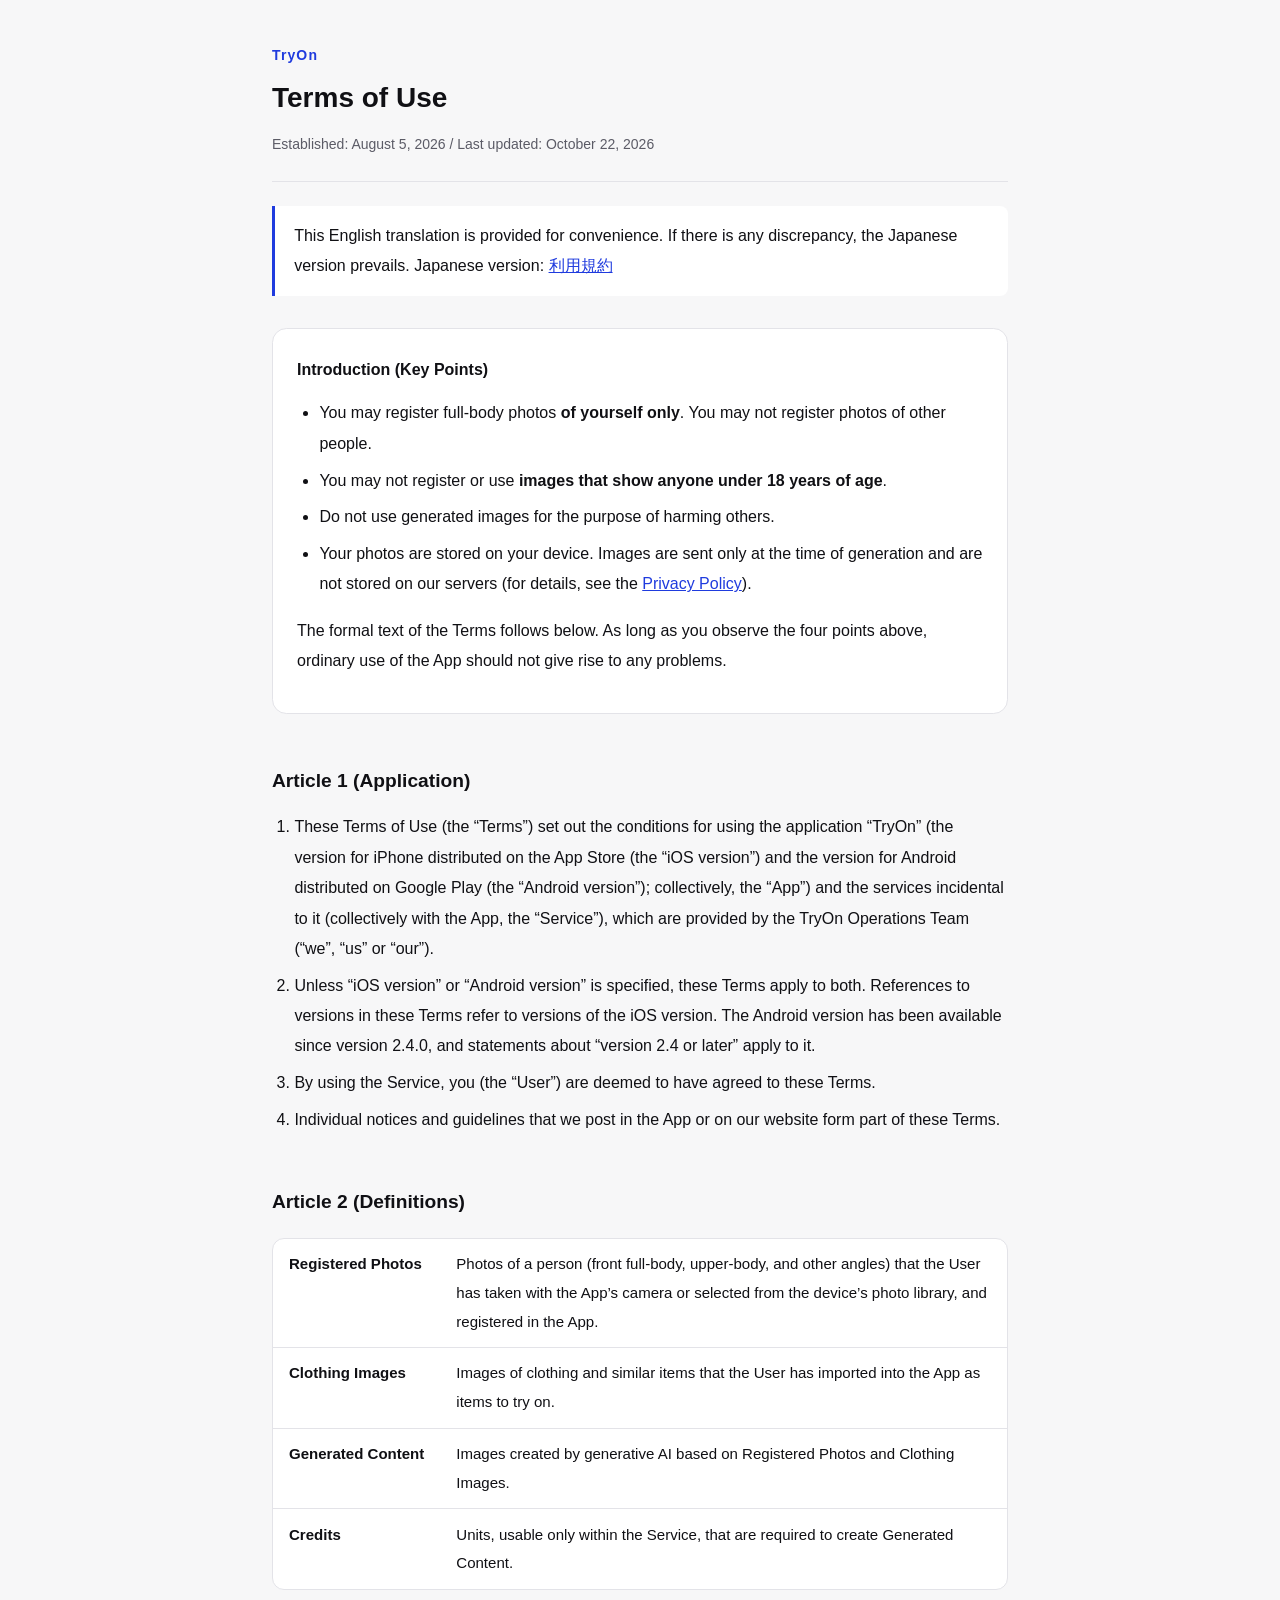
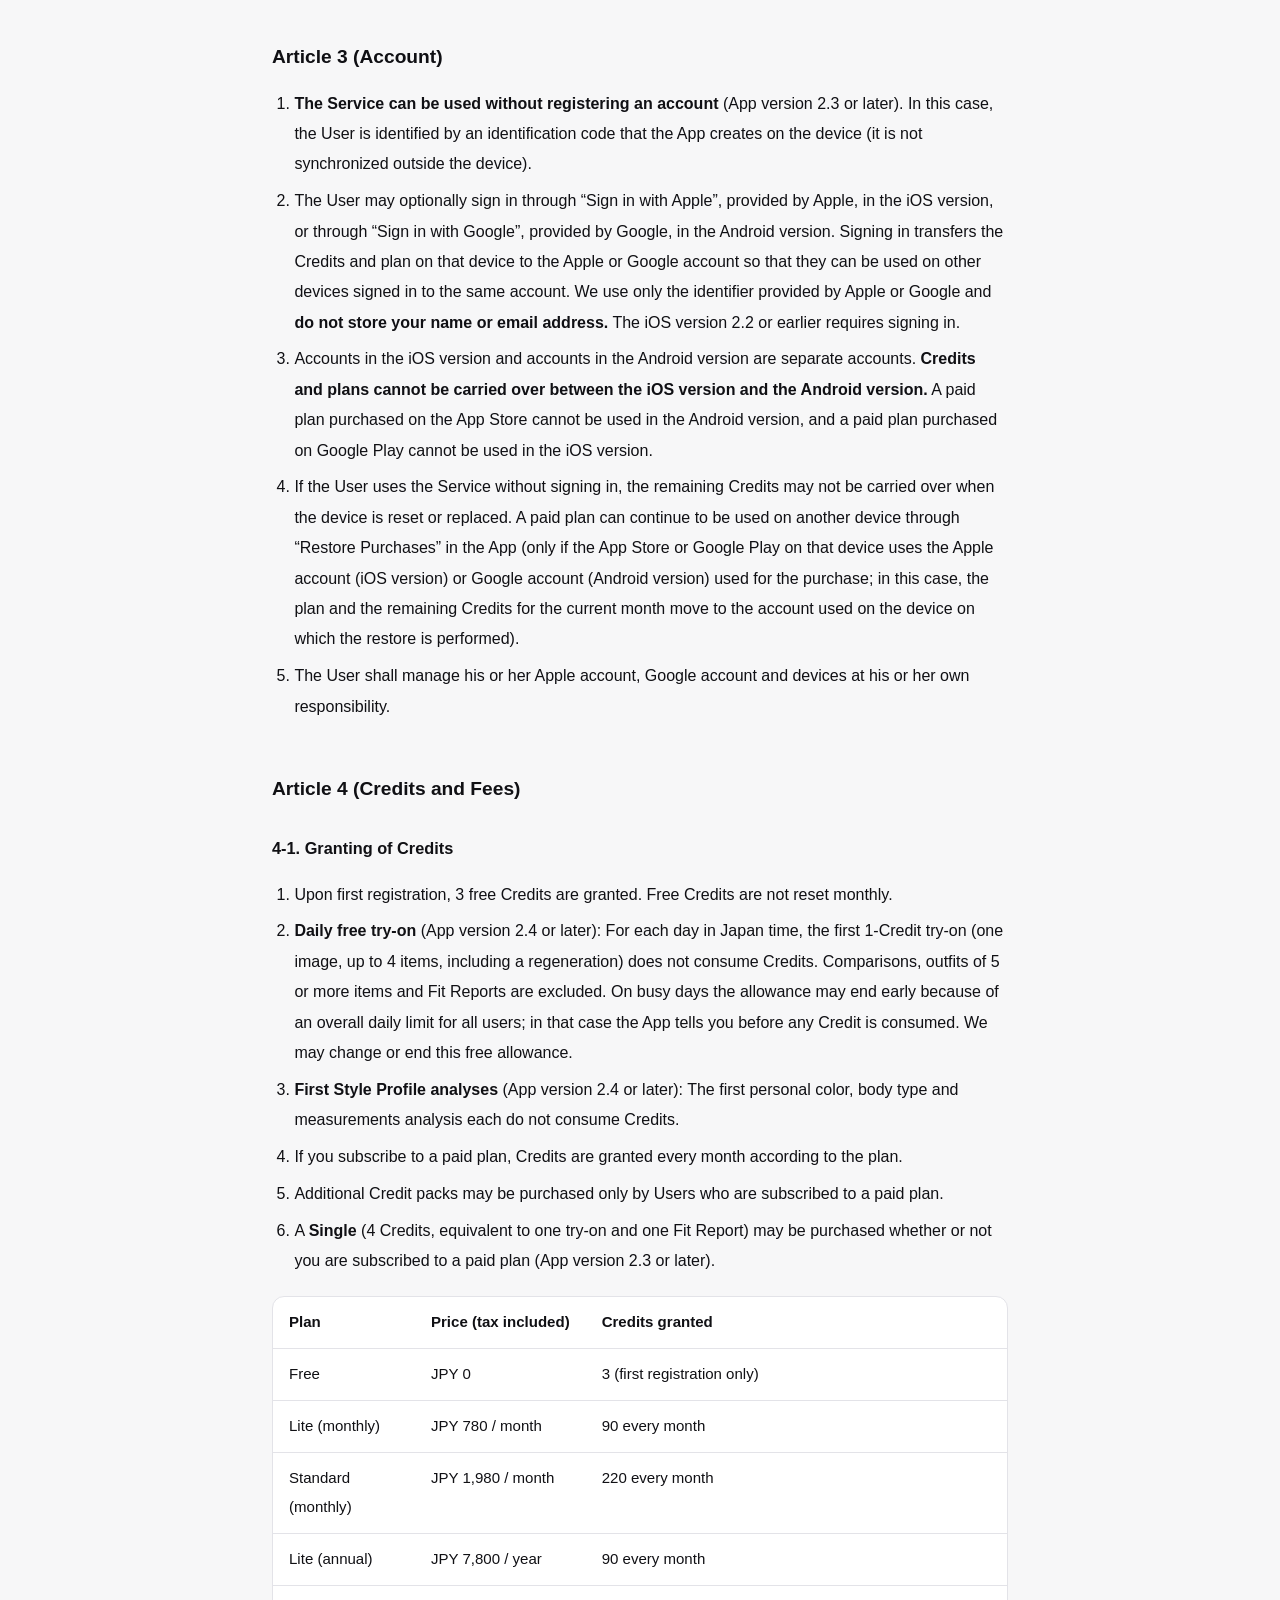
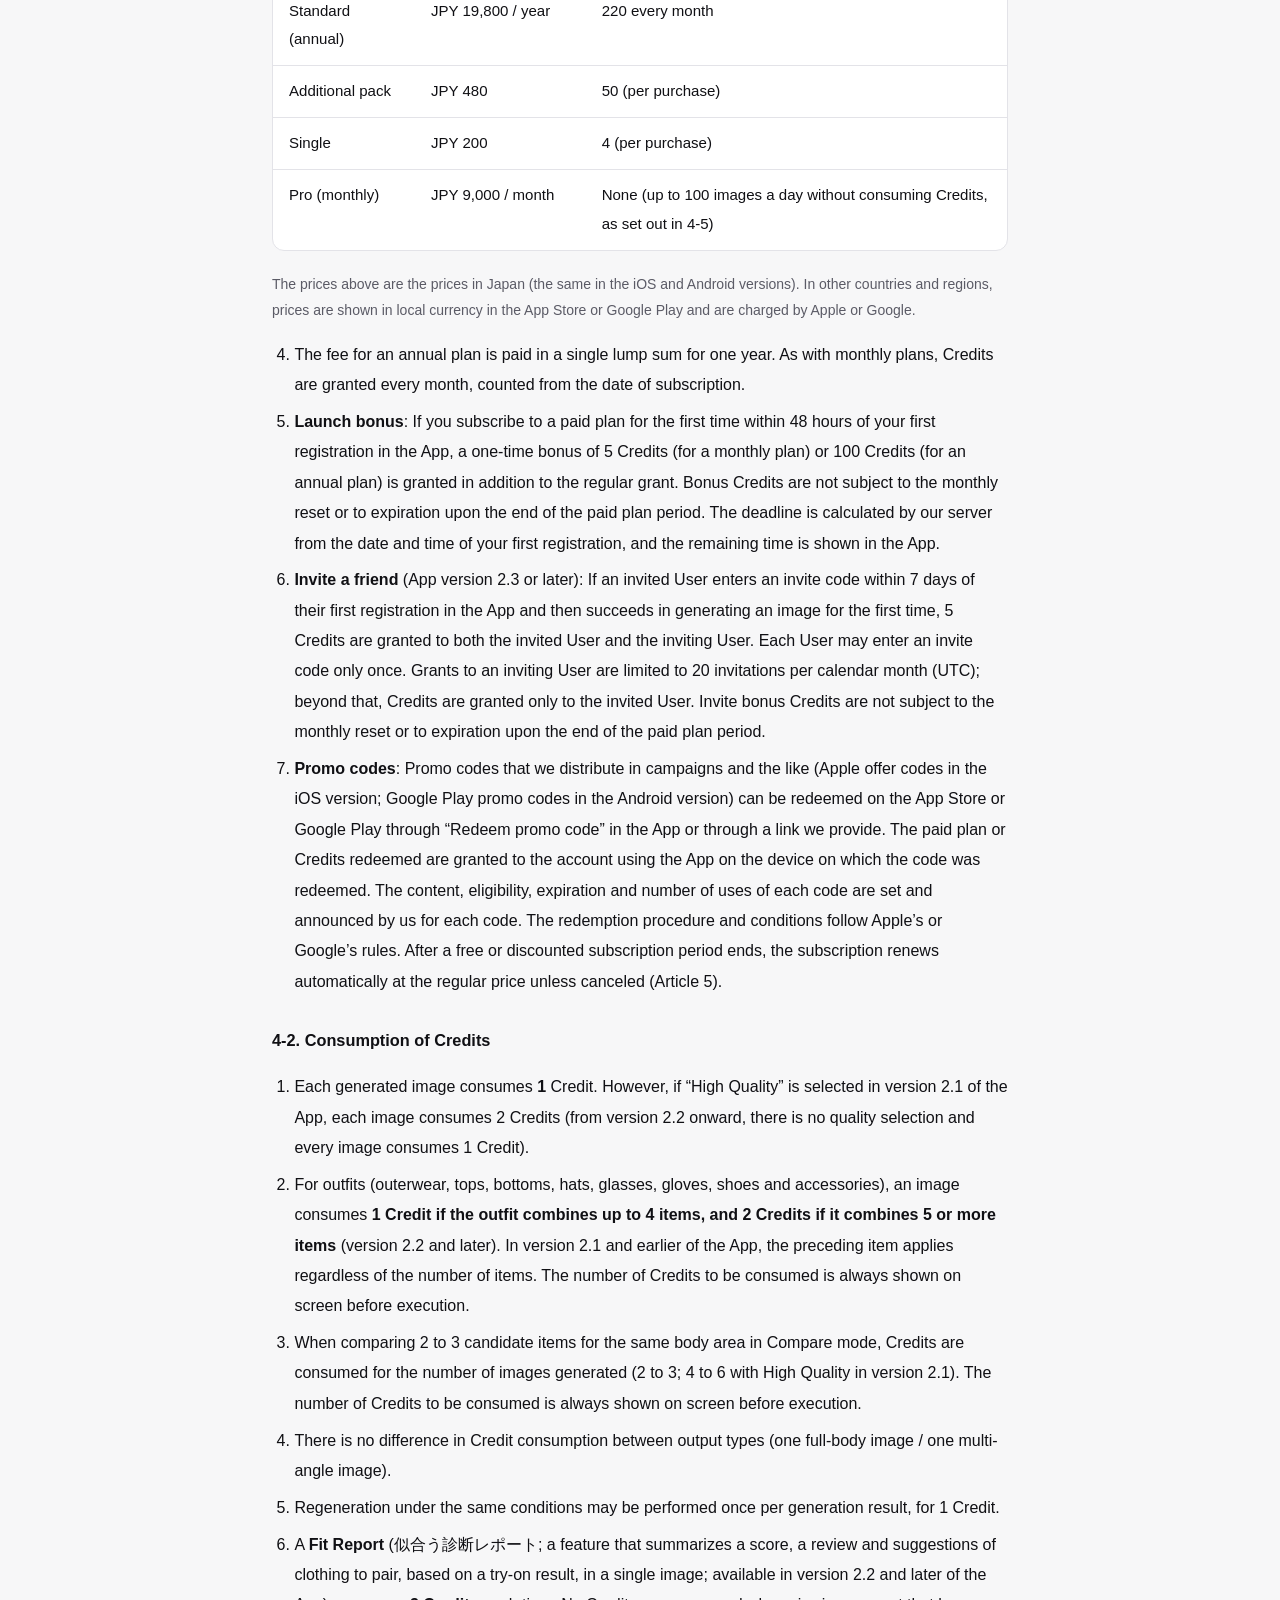
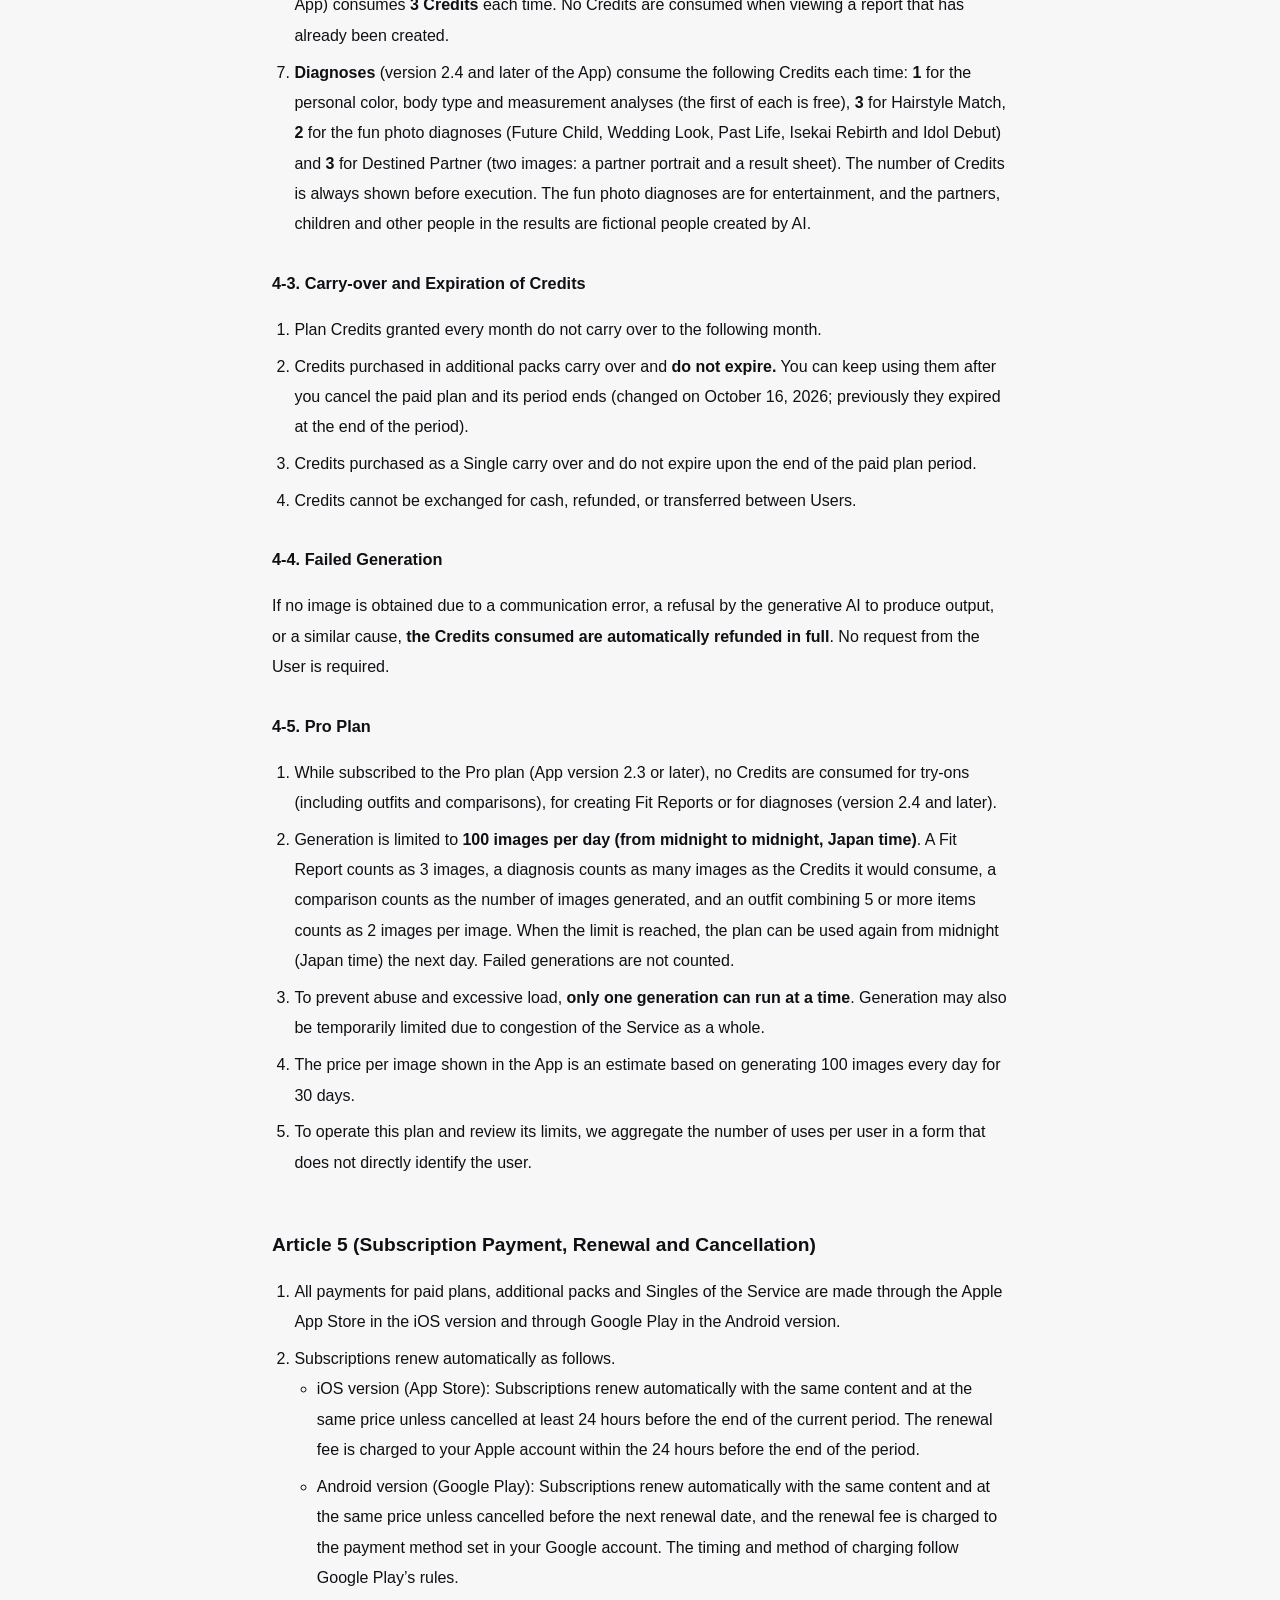
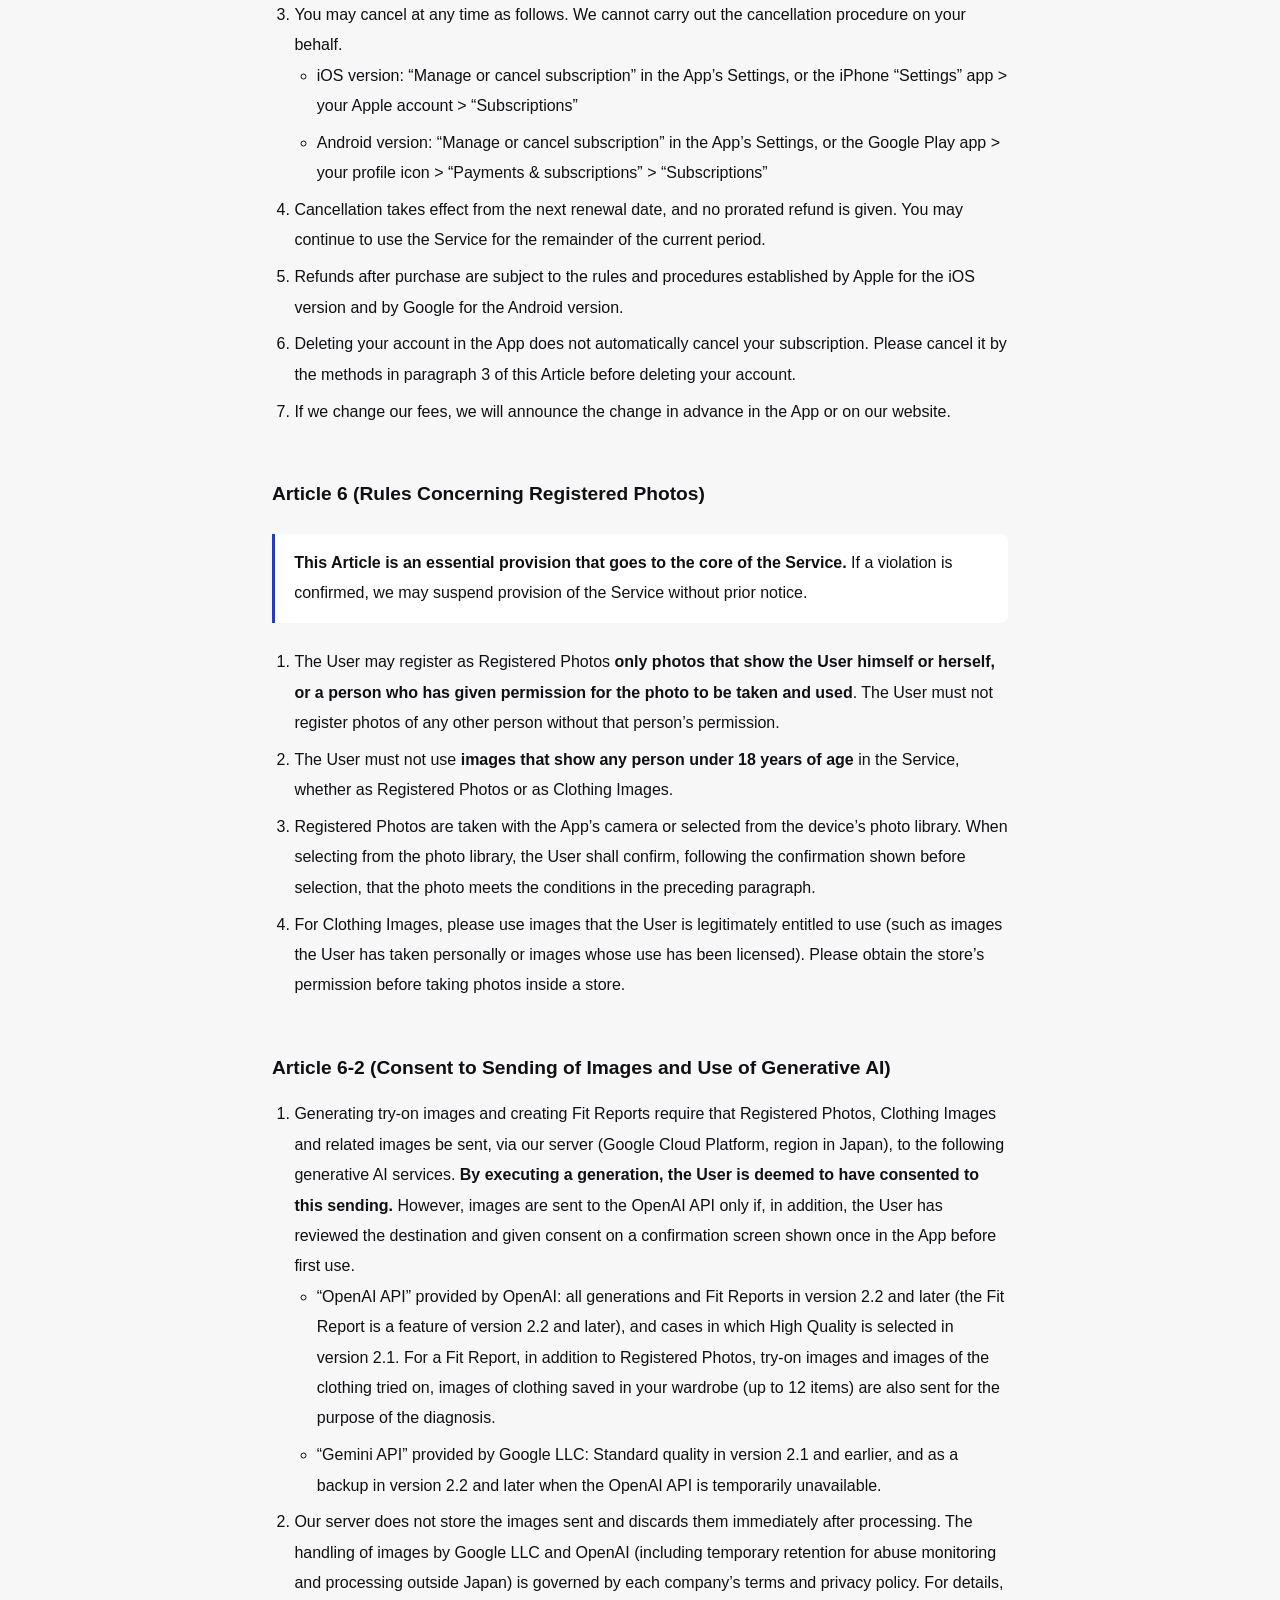
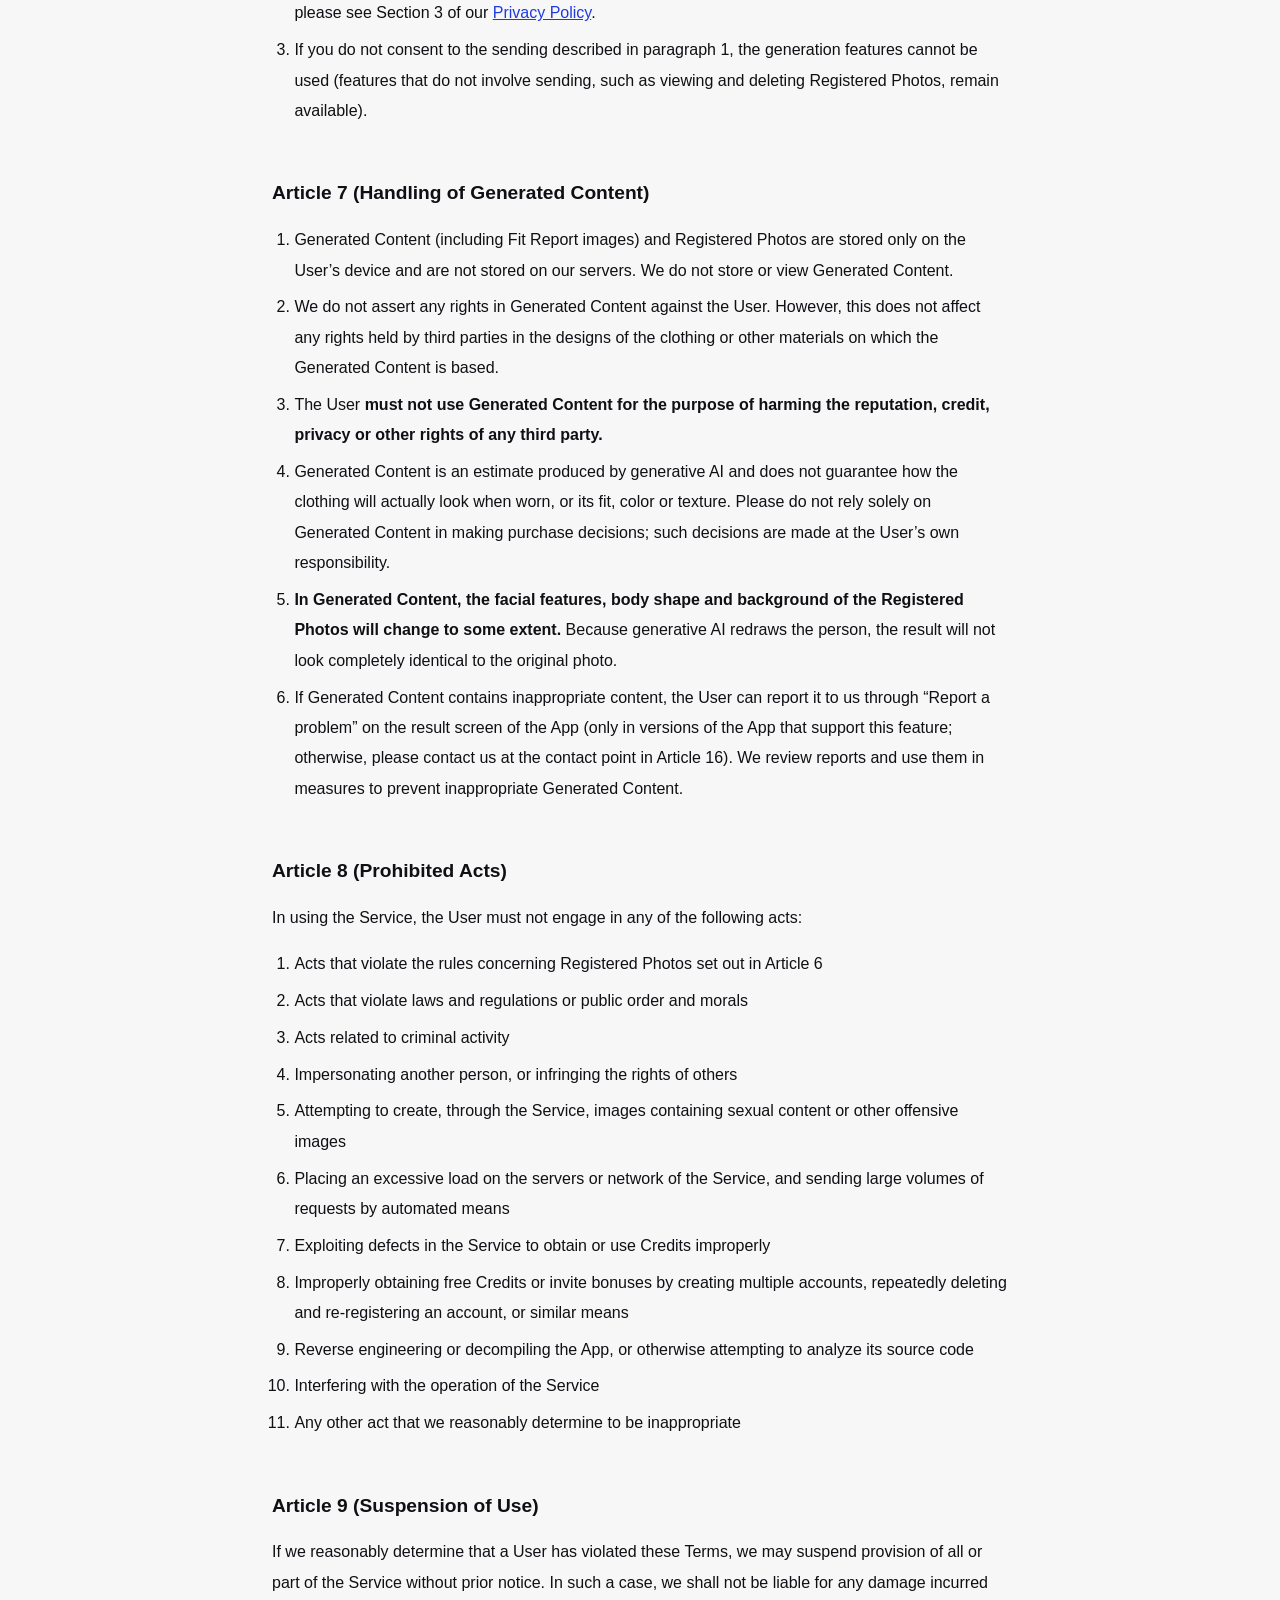
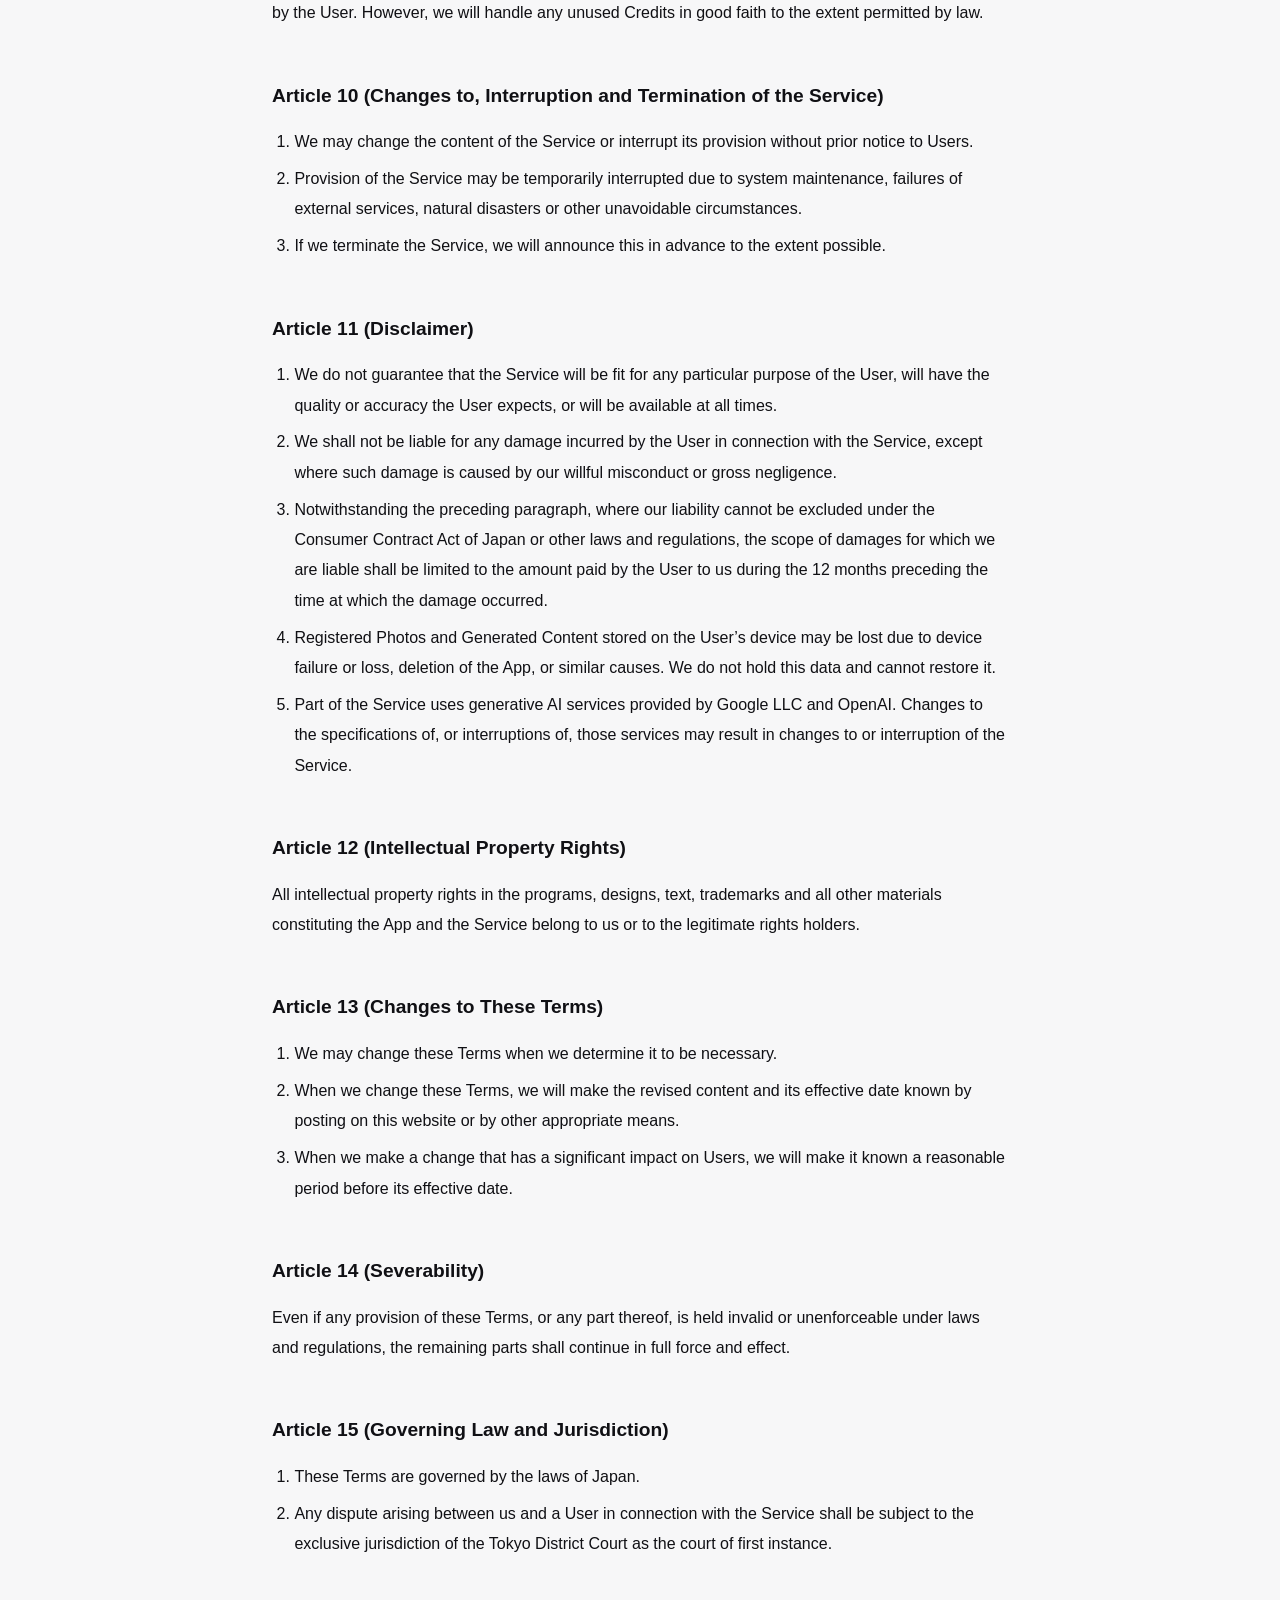
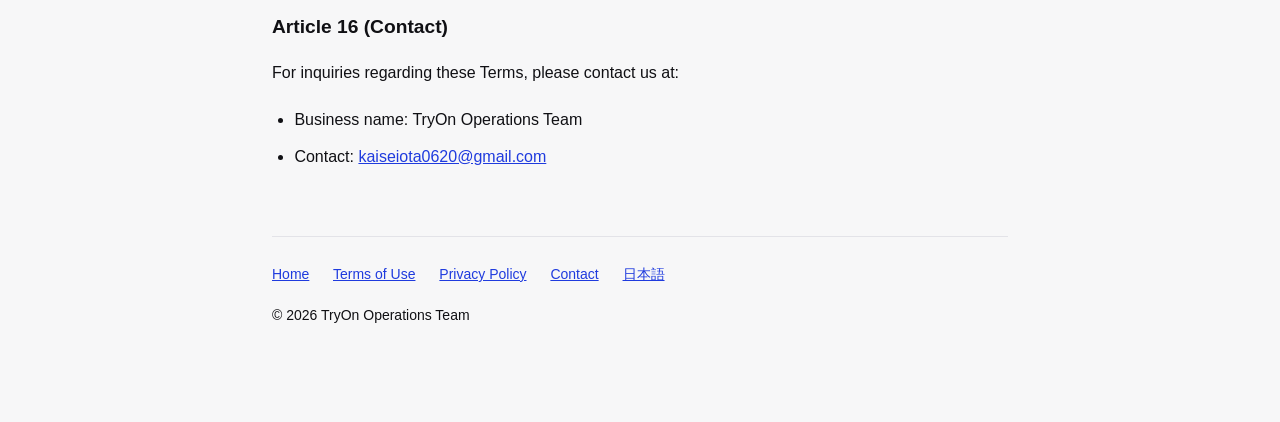
<file: terms_en.html>
<!DOCTYPE html>
<html lang="en">
<head>
<meta charset="utf-8">
<meta name="viewport" content="width=device-width, initial-scale=1">
<title>Terms of Use | TryOn</title>
<meta name="description" content="Terms of Use for TryOn, a virtual try-on app (English translation).">
<link rel="stylesheet" href="style.css">
<link rel="alternate" hreflang="ja" href="terms.html">
</head>
<body>

<header>
  <a class="app-name" href="index.html">TryOn</a>
  <h1>Terms of Use</h1>
  <p class="meta">Established: August 5, 2026 / Last updated: October 22, 2026</p>
</header>

<main>

<div class="notice">
  <p>This English translation is provided for convenience. If there is any discrepancy, the Japanese version prevails. Japanese version: <a href="terms.html" lang="ja" hreflang="ja">利用規約</a></p>
</div>

<div class="summary">
  <h2>Introduction (Key Points)</h2>
  <ul>
    <li>You may register full-body photos <strong>of yourself only</strong>. You may not register photos of other people.</li>
    <li>You may not register or use <strong>images that show anyone under 18 years of age</strong>.</li>
    <li>Do not use generated images for the purpose of harming others.</li>
    <li>Your photos are stored on your device. Images are sent only at the time of generation and are not stored on our servers (for details, see the <a href="privacy_en.html">Privacy Policy</a>).</li>
  </ul>
  <p>The formal text of the Terms follows below. As long as you observe the four points above, ordinary use of the App should not give rise to any problems.</p>
</div>

<h2>Article 1 (Application)</h2>
<ol>
  <li>These Terms of Use (the “Terms”) set out the conditions for using the application “TryOn” (the version for iPhone distributed on the App Store (the “iOS version”) and the version for Android distributed on Google Play (the “Android version”); collectively, the “App”) and the services incidental to it (collectively with the App, the “Service”), which are provided by the TryOn Operations Team (“we”, “us” or “our”).</li>
  <li>Unless “iOS version” or “Android version” is specified, these Terms apply to both. References to versions in these Terms refer to versions of the iOS version. The Android version has been available since version 2.4.0, and statements about “version 2.4 or later” apply to it.</li>
  <li>By using the Service, you (the “User”) are deemed to have agreed to these Terms.</li>
  <li>Individual notices and guidelines that we post in the App or on our website form part of these Terms.</li>
</ol>

<h2>Article 2 (Definitions)</h2>
<div class="table-scroll">
<table>
  <tbody>
    <tr>
      <th>Registered Photos</th>
      <td>Photos of a person (front full-body, upper-body, and other angles) that the User has taken with the App’s camera or selected from the device’s photo library, and registered in the App.</td>
    </tr>
    <tr>
      <th>Clothing Images</th>
      <td>Images of clothing and similar items that the User has imported into the App as items to try on.</td>
    </tr>
    <tr>
      <th>Generated Content</th>
      <td>Images created by generative AI based on Registered Photos and Clothing Images.</td>
    </tr>
    <tr>
      <th>Credits</th>
      <td>Units, usable only within the Service, that are required to create Generated Content.</td>
    </tr>
  </tbody>
</table>
</div>

<h2>Article 3 (Account)</h2>
<ol>
  <li><strong>The Service can be used without registering an account</strong> (App version 2.3 or later). In this case, the User is identified by an identification code that the App creates on the device (it is not synchronized outside the device).</li>
  <li>The User may optionally sign in through “Sign in with Apple”, provided by Apple, in the iOS version, or through “Sign in with Google”, provided by Google, in the Android version. Signing in transfers the Credits and plan on that device to the Apple or Google account so that they can be used on other devices signed in to the same account. We use only the identifier provided by Apple or Google and <strong>do not store your name or email address.</strong> The iOS version 2.2 or earlier requires signing in.</li>
  <li>Accounts in the iOS version and accounts in the Android version are separate accounts. <strong>Credits and plans cannot be carried over between the iOS version and the Android version.</strong> A paid plan purchased on the App Store cannot be used in the Android version, and a paid plan purchased on Google Play cannot be used in the iOS version.</li>
  <li>If the User uses the Service without signing in, the remaining Credits may not be carried over when the device is reset or replaced. A paid plan can continue to be used on another device through “Restore Purchases” in the App (only if the App Store or Google Play on that device uses the Apple account (iOS version) or Google account (Android version) used for the purchase; in this case, the plan and the remaining Credits for the current month move to the account used on the device on which the restore is performed).</li>
  <li>The User shall manage his or her Apple account, Google account and devices at his or her own responsibility.</li>
</ol>

<h2>Article 4 (Credits and Fees)</h2>

<h3>4-1. Granting of Credits</h3>
<ol>
  <li>Upon first registration, 3 free Credits are granted. Free Credits are not reset monthly.</li>
  <li><strong>Daily free try-on</strong> (App version 2.4 or later): For each day in Japan time, the first 1-Credit try-on (one image, up to 4 items, including a regeneration) does not consume Credits. Comparisons, outfits of 5 or more items and Fit Reports are excluded. On busy days the allowance may end early because of an overall daily limit for all users; in that case the App tells you before any Credit is consumed. We may change or end this free allowance.</li>
  <li><strong>First Style Profile analyses</strong> (App version 2.4 or later): The first personal color, body type and measurements analysis each do not consume Credits.</li>
  <li>If you subscribe to a paid plan, Credits are granted every month according to the plan.</li>
  <li>Additional Credit packs may be purchased only by Users who are subscribed to a paid plan.</li>
  <li>A <strong>Single</strong> (4 Credits, equivalent to one try-on and one Fit Report) may be purchased whether or not you are subscribed to a paid plan (App version 2.3 or later).</li>
</ol>

<div class="table-scroll">
<table>
  <thead>
    <tr><th>Plan</th><th>Price (tax included)</th><th>Credits granted</th></tr>
  </thead>
  <tbody>
    <tr><td>Free</td><td>JPY 0</td><td>3 (first registration only)</td></tr>
    <tr><td>Lite (monthly)</td><td>JPY 780 / month</td><td>90 every month</td></tr>
    <tr><td>Standard (monthly)</td><td>JPY 1,980 / month</td><td>220 every month</td></tr>
    <tr><td>Lite (annual)</td><td>JPY 7,800 / year</td><td>90 every month</td></tr>
    <tr><td>Standard (annual)</td><td>JPY 19,800 / year</td><td>220 every month</td></tr>
    <tr><td>Additional pack</td><td>JPY 480</td><td>50 (per purchase)</td></tr>
    <tr><td>Single</td><td>JPY 200</td><td>4 (per purchase)</td></tr>
    <tr><td>Pro (monthly)</td><td>JPY 9,000 / month</td><td>None (up to 100 images a day without consuming Credits, as set out in 4-5)</td></tr>
  </tbody>
</table>
</div>
<p class="meta">The prices above are the prices in Japan (the same in the iOS and Android versions). In other countries and regions, prices are shown in local currency in the App Store or Google Play and are charged by Apple or Google.</p>

<ol start="4">
  <li>The fee for an annual plan is paid in a single lump sum for one year. As with monthly plans, Credits are granted every month, counted from the date of subscription.</li>
  <li><strong>Launch bonus</strong>: If you subscribe to a paid plan for the first time within 48 hours of your first registration in the App, a one-time bonus of 5 Credits (for a monthly plan) or 100 Credits (for an annual plan) is granted in addition to the regular grant. Bonus Credits are not subject to the monthly reset or to expiration upon the end of the paid plan period. The deadline is calculated by our server from the date and time of your first registration, and the remaining time is shown in the App.</li>
  <li><strong>Invite a friend</strong> (App version 2.3 or later): If an invited User enters an invite code within 7 days of their first registration in the App and then succeeds in generating an image for the first time, 5 Credits are granted to both the invited User and the inviting User. Each User may enter an invite code only once. Grants to an inviting User are limited to 20 invitations per calendar month (UTC); beyond that, Credits are granted only to the invited User. Invite bonus Credits are not subject to the monthly reset or to expiration upon the end of the paid plan period.</li>
  <li><strong>Promo codes</strong>: Promo codes that we distribute in campaigns and the like (Apple offer codes in the iOS version; Google Play promo codes in the Android version) can be redeemed on the App Store or Google Play through “Redeem promo code” in the App or through a link we provide. The paid plan or Credits redeemed are granted to the account using the App on the device on which the code was redeemed. The content, eligibility, expiration and number of uses of each code are set and announced by us for each code. The redemption procedure and conditions follow Apple’s or Google’s rules. After a free or discounted subscription period ends, the subscription renews automatically at the regular price unless canceled (Article 5).</li>
</ol>

<h3>4-2. Consumption of Credits</h3>
<ol>
  <li>Each generated image consumes <strong>1</strong> Credit. However, if “High Quality” is selected in version 2.1 of the App, each image consumes 2 Credits (from version 2.2 onward, there is no quality selection and every image consumes 1 Credit).</li>
  <li>For outfits (outerwear, tops, bottoms, hats, glasses, gloves, shoes and accessories), an image consumes <strong>1 Credit if the outfit combines up to 4 items, and 2 Credits if it combines 5 or more items</strong> (version 2.2 and later). In version 2.1 and earlier of the App, the preceding item applies regardless of the number of items. The number of Credits to be consumed is always shown on screen before execution.</li>
  <li>When comparing 2 to 3 candidate items for the same body area in Compare mode, Credits are consumed for the number of images generated (2 to 3; 4 to 6 with High Quality in version 2.1). The number of Credits to be consumed is always shown on screen before execution.</li>
  <li>There is no difference in Credit consumption between output types (one full-body image / one multi-angle image).</li>
  <li>Regeneration under the same conditions may be performed once per generation result, for 1 Credit.</li>
  <li>A <strong>Fit Report</strong> (似合う診断レポート; a feature that summarizes a score, a review and suggestions of clothing to pair, based on a try-on result, in a single image; available in version 2.2 and later of the App) consumes <strong>3 Credits</strong> each time. No Credits are consumed when viewing a report that has already been created.</li>
  <li><strong>Diagnoses</strong> (version 2.4 and later of the App) consume the following Credits each time: <strong>1</strong> for the personal color, body type and measurement analyses (the first of each is free), <strong>3</strong> for Hairstyle Match, <strong>2</strong> for the fun photo diagnoses (Future Child, Wedding Look, Past Life, Isekai Rebirth and Idol Debut) and <strong>3</strong> for Destined Partner (two images: a partner portrait and a result sheet). The number of Credits is always shown before execution. The fun photo diagnoses are for entertainment, and the partners, children and other people in the results are fictional people created by AI.</li>
</ol>

<h3>4-3. Carry-over and Expiration of Credits</h3>
<ol>
  <li>Plan Credits granted every month do not carry over to the following month.</li>
  <li>Credits purchased in additional packs carry over and <strong>do not expire.</strong> You can keep using them after you cancel the paid plan and its period ends (changed on October 16, 2026; previously they expired at the end of the period).</li>
  <li>Credits purchased as a Single carry over and do not expire upon the end of the paid plan period.</li>
  <li>Credits cannot be exchanged for cash, refunded, or transferred between Users.</li>
</ol>

<h3>4-4. Failed Generation</h3>
<p>If no image is obtained due to a communication error, a refusal by the generative AI to produce output, or a similar cause, <strong>the Credits consumed are automatically refunded in full</strong>. No request from the User is required.</p>

<h3>4-5. Pro Plan</h3>
<ol>
  <li>While subscribed to the Pro plan (App version 2.3 or later), no Credits are consumed for try-ons (including outfits and comparisons), for creating Fit Reports or for diagnoses (version 2.4 and later).</li>
  <li>Generation is limited to <strong>100 images per day (from midnight to midnight, Japan time)</strong>. A Fit Report counts as 3 images, a diagnosis counts as many images as the Credits it would consume, a comparison counts as the number of images generated, and an outfit combining 5 or more items counts as 2 images per image. When the limit is reached, the plan can be used again from midnight (Japan time) the next day. Failed generations are not counted.</li>
  <li>To prevent abuse and excessive load, <strong>only one generation can run at a time</strong>. Generation may also be temporarily limited due to congestion of the Service as a whole.</li>
  <li>The price per image shown in the App is an estimate based on generating 100 images every day for 30 days.</li>
  <li>To operate this plan and review its limits, we aggregate the number of uses per user in a form that does not directly identify the user.</li>
</ol>

<h2>Article 5 (Subscription Payment, Renewal and Cancellation)</h2>
<ol>
  <li>All payments for paid plans, additional packs and Singles of the Service are made through the Apple App Store in the iOS version and through Google Play in the Android version.</li>
  <li>Subscriptions renew automatically as follows.
    <ul>
      <li>iOS version (App Store): Subscriptions renew automatically with the same content and at the same price unless cancelled at least 24 hours before the end of the current period. The renewal fee is charged to your Apple account within the 24 hours before the end of the period.</li>
      <li>Android version (Google Play): Subscriptions renew automatically with the same content and at the same price unless cancelled before the next renewal date, and the renewal fee is charged to the payment method set in your Google account. The timing and method of charging follow Google Play’s rules.</li>
    </ul>
  </li>
  <li>You may cancel at any time as follows. We cannot carry out the cancellation procedure on your behalf.
    <ul>
      <li>iOS version: “Manage or cancel subscription” in the App’s Settings, or the iPhone “Settings” app &gt; your Apple account &gt; “Subscriptions”</li>
      <li>Android version: “Manage or cancel subscription” in the App’s Settings, or the Google Play app &gt; your profile icon &gt; “Payments &amp; subscriptions” &gt; “Subscriptions”</li>
    </ul>
  </li>
  <li>Cancellation takes effect from the next renewal date, and no prorated refund is given. You may continue to use the Service for the remainder of the current period.</li>
  <li>Refunds after purchase are subject to the rules and procedures established by Apple for the iOS version and by Google for the Android version.</li>
  <li>Deleting your account in the App does not automatically cancel your subscription. Please cancel it by the methods in paragraph 3 of this Article before deleting your account.</li>
  <li>If we change our fees, we will announce the change in advance in the App or on our website.</li>
</ol>

<h2>Article 6 (Rules Concerning Registered Photos)</h2>
<div class="notice">
  <p><strong>This Article is an essential provision that goes to the core of the Service.</strong> If a violation is confirmed, we may suspend provision of the Service without prior notice.</p>
</div>
<ol>
  <li>The User may register as Registered Photos <strong>only photos that show the User himself or herself, or a person who has given permission for the photo to be taken and used</strong>. The User must not register photos of any other person without that person’s permission.</li>
  <li>The User must not use <strong>images that show any person under 18 years of age</strong> in the Service, whether as Registered Photos or as Clothing Images.</li>
  <li>Registered Photos are taken with the App’s camera or selected from the device’s photo library. When selecting from the photo library, the User shall confirm, following the confirmation shown before selection, that the photo meets the conditions in the preceding paragraph.</li>
  <li>For Clothing Images, please use images that the User is legitimately entitled to use (such as images the User has taken personally or images whose use has been licensed). Please obtain the store’s permission before taking photos inside a store.</li>
</ol>

<h2>Article 6-2 (Consent to Sending of Images and Use of Generative AI)</h2>
<ol>
  <li>Generating try-on images and creating Fit Reports require that Registered Photos, Clothing Images and related images be sent, via our server (Google Cloud Platform, region in Japan), to the following generative AI services. <strong>By executing a generation, the User is deemed to have consented to this sending.</strong> However, images are sent to the OpenAI API only if, in addition, the User has reviewed the destination and given consent on a confirmation screen shown once in the App before first use.
    <ul>
      <li>“OpenAI API” provided by OpenAI: all generations and Fit Reports in version 2.2 and later (the Fit Report is a feature of version 2.2 and later), and cases in which High Quality is selected in version 2.1. For a Fit Report, in addition to Registered Photos, try-on images and images of the clothing tried on, images of clothing saved in your wardrobe (up to 12 items) are also sent for the purpose of the diagnosis.</li>
      <li>“Gemini API” provided by Google LLC: Standard quality in version 2.1 and earlier, and as a backup in version 2.2 and later when the OpenAI API is temporarily unavailable.</li>
    </ul>
  </li>
  <li>Our server does not store the images sent and discards them immediately after processing. The handling of images by Google LLC and OpenAI (including temporary retention for abuse monitoring and processing outside Japan) is governed by each company’s terms and privacy policy. For details, please see Section 3 of our <a href="privacy_en.html">Privacy Policy</a>.</li>
  <li>If you do not consent to the sending described in paragraph 1, the generation features cannot be used (features that do not involve sending, such as viewing and deleting Registered Photos, remain available).</li>
</ol>

<h2>Article 7 (Handling of Generated Content)</h2>
<ol>
  <li>Generated Content (including Fit Report images) and Registered Photos are stored only on the User’s device and are not stored on our servers. We do not store or view Generated Content.</li>
  <li>We do not assert any rights in Generated Content against the User. However, this does not affect any rights held by third parties in the designs of the clothing or other materials on which the Generated Content is based.</li>
  <li>The User <strong>must not use Generated Content for the purpose of harming the reputation, credit, privacy or other rights of any third party.</strong></li>
  <li>Generated Content is an estimate produced by generative AI and does not guarantee how the clothing will actually look when worn, or its fit, color or texture. Please do not rely solely on Generated Content in making purchase decisions; such decisions are made at the User’s own responsibility.</li>
  <li><strong>In Generated Content, the facial features, body shape and background of the Registered Photos will change to some extent.</strong> Because generative AI redraws the person, the result will not look completely identical to the original photo.</li>
  <li>If Generated Content contains inappropriate content, the User can report it to us through “Report a problem” on the result screen of the App (only in versions of the App that support this feature; otherwise, please contact us at the contact point in Article 16). We review reports and use them in measures to prevent inappropriate Generated Content.</li>
</ol>

<h2>Article 8 (Prohibited Acts)</h2>
<p>In using the Service, the User must not engage in any of the following acts:</p>
<ol>
  <li>Acts that violate the rules concerning Registered Photos set out in Article 6</li>
  <li>Acts that violate laws and regulations or public order and morals</li>
  <li>Acts related to criminal activity</li>
  <li>Impersonating another person, or infringing the rights of others</li>
  <li>Attempting to create, through the Service, images containing sexual content or other offensive images</li>
  <li>Placing an excessive load on the servers or network of the Service, and sending large volumes of requests by automated means</li>
  <li>Exploiting defects in the Service to obtain or use Credits improperly</li>
  <li>Improperly obtaining free Credits or invite bonuses by creating multiple accounts, repeatedly deleting and re-registering an account, or similar means</li>
  <li>Reverse engineering or decompiling the App, or otherwise attempting to analyze its source code</li>
  <li>Interfering with the operation of the Service</li>
  <li>Any other act that we reasonably determine to be inappropriate</li>
</ol>

<h2>Article 9 (Suspension of Use)</h2>
<p>If we reasonably determine that a User has violated these Terms, we may suspend provision of all or part of the Service without prior notice. In such a case, we shall not be liable for any damage incurred by the User. However, we will handle any unused Credits in good faith to the extent permitted by law.</p>

<h2>Article 10 (Changes to, Interruption and Termination of the Service)</h2>
<ol>
  <li>We may change the content of the Service or interrupt its provision without prior notice to Users.</li>
  <li>Provision of the Service may be temporarily interrupted due to system maintenance, failures of external services, natural disasters or other unavoidable circumstances.</li>
  <li>If we terminate the Service, we will announce this in advance to the extent possible.</li>
</ol>

<h2>Article 11 (Disclaimer)</h2>
<ol>
  <li>We do not guarantee that the Service will be fit for any particular purpose of the User, will have the quality or accuracy the User expects, or will be available at all times.</li>
  <li>We shall not be liable for any damage incurred by the User in connection with the Service, except where such damage is caused by our willful misconduct or gross negligence.</li>
  <li>Notwithstanding the preceding paragraph, where our liability cannot be excluded under the Consumer Contract Act of Japan or other laws and regulations, the scope of damages for which we are liable shall be limited to the amount paid by the User to us during the 12 months preceding the time at which the damage occurred.</li>
  <li>Registered Photos and Generated Content stored on the User’s device may be lost due to device failure or loss, deletion of the App, or similar causes. We do not hold this data and cannot restore it.</li>
  <li>Part of the Service uses generative AI services provided by Google LLC and OpenAI. Changes to the specifications of, or interruptions of, those services may result in changes to or interruption of the Service.</li>
</ol>

<h2>Article 12 (Intellectual Property Rights)</h2>
<p>All intellectual property rights in the programs, designs, text, trademarks and all other materials constituting the App and the Service belong to us or to the legitimate rights holders.</p>

<h2>Article 13 (Changes to These Terms)</h2>
<ol>
  <li>We may change these Terms when we determine it to be necessary.</li>
  <li>When we change these Terms, we will make the revised content and its effective date known by posting on this website or by other appropriate means.</li>
  <li>When we make a change that has a significant impact on Users, we will make it known a reasonable period before its effective date.</li>
</ol>

<h2>Article 14 (Severability)</h2>
<p>Even if any provision of these Terms, or any part thereof, is held invalid or unenforceable under laws and regulations, the remaining parts shall continue in full force and effect.</p>

<h2>Article 15 (Governing Law and Jurisdiction)</h2>
<ol>
  <li>These Terms are governed by the laws of Japan.</li>
  <li>Any dispute arising between us and a User in connection with the Service shall be subject to the exclusive jurisdiction of the Tokyo District Court as the court of first instance.</li>
</ol>

<h2>Article 16 (Contact)</h2>
<p>For inquiries regarding these Terms, please contact us at:</p>
<ul>
  <li>Business name: TryOn Operations Team</li>
  <li>Contact: <a href="mailto:kaiseiota0620@gmail.com">kaiseiota0620@gmail.com</a></li>
</ul>

</main>

<footer>
  <nav>
    <a href="index.html">Home</a>
    <a href="terms_en.html">Terms of Use</a>
    <a href="privacy_en.html">Privacy Policy</a>
    <a href="support_en.html">Contact</a>
    <a href="terms.html" lang="ja" hreflang="ja">日本語</a>
  </nav>
  <p>© 2026 TryOn Operations Team</p>
</footer>

</body>
</html>
</file>
<file: style.css>
/*
 * TryOn 法務文書サイトの共通スタイル。
 * アプリ本体（Tokens.swift）と同じ思想: 白基調・高コントラスト・装飾を足さない。
 * ダークモードは OS の設定に追従する。
 */

:root {
  --bg: #f7f7f8;
  --surface: #ffffff;
  --text-primary: #101014;
  --text-secondary: #5b5b66;
  --accent: #1f3bde;
  --separator: #e3e3e8;
  --max-width: 46rem;
}

@media (prefers-color-scheme: dark) {
  :root {
    --bg: #101014;
    --surface: #1a1a20;
    --text-primary: #f4f4f6;
    --text-secondary: #a6a6b2;
    --accent: #8fa2ff;
    --separator: #2c2c35;
  }
}

* {
  box-sizing: border-box;
}

html {
  -webkit-text-size-adjust: 100%;
}

body {
  margin: 0;
  padding: 0 1.25rem 5rem;
  background: var(--bg);
  color: var(--text-primary);
  font-family: -apple-system, BlinkMacSystemFont, "Hiragino Sans",
    "Noto Sans JP", "Yu Gothic", sans-serif;
  font-size: 1rem;
  line-height: 1.9;
  overflow-wrap: break-word;
}

header,
main,
footer {
  max-width: var(--max-width);
  margin: 0 auto;
}

header {
  padding: 2.5rem 0 1.5rem;
  border-bottom: 1px solid var(--separator);
}

.app-name {
  display: inline-block;
  font-size: 0.875rem;
  font-weight: 700;
  letter-spacing: 0.08em;
  color: var(--accent);
  text-decoration: none;
  margin-bottom: 0.5rem;
}

h1 {
  font-size: 1.75rem;
  line-height: 1.5;
  margin: 0 0 0.75rem;
}

h2 {
  font-size: 1.2rem;
  line-height: 1.6;
  margin: 2.75rem 0 0.75rem;
  padding-top: 0.5rem;
}

h3 {
  font-size: 1.02rem;
  margin: 1.75rem 0 0.5rem;
}

.meta {
  font-size: 0.875rem;
  color: var(--text-secondary);
  margin: 0;
}

p,
li {
  color: var(--text-primary);
}

ul,
ol {
  padding-left: 1.4rem;
}

li {
  margin-bottom: 0.4rem;
}

a {
  color: var(--accent);
}

/* 要点を先に伝えるための囲み。長文を読まない人にも結論が届くようにする。 */
.summary {
  background: var(--surface);
  border: 1px solid var(--separator);
  border-radius: 0.9rem;
  padding: 1.25rem 1.5rem;
  margin: 2rem 0;
}

.summary h2 {
  margin-top: 0;
  font-size: 1rem;
}

.summary ul {
  margin-bottom: 0;
}

.notice {
  background: var(--surface);
  border-left: 3px solid var(--accent);
  border-radius: 0 0.5rem 0.5rem 0;
  padding: 0.9rem 1.2rem;
  margin: 1.5rem 0;
}

.notice p:first-child {
  margin-top: 0;
}

.notice p:last-child {
  margin-bottom: 0;
}

/* 表は狭い画面で横スクロールさせ、本文自体は横に溢れさせない。 */
.table-scroll {
  overflow-x: auto;
  margin: 1.25rem 0;
  border: 1px solid var(--separator);
  border-radius: 0.75rem;
  background: var(--surface);
}

table {
  border-collapse: collapse;
  width: 100%;
  min-width: 30rem;
  font-size: 0.94rem;
}

th,
td {
  text-align: left;
  padding: 0.7rem 1rem;
  border-bottom: 1px solid var(--separator);
  vertical-align: top;
}

th {
  font-weight: 700;
  white-space: nowrap;
}

tbody tr:last-child th,
tbody tr:last-child td {
  border-bottom: none;
}

.card-links {
  list-style: none;
  padding: 0;
  margin: 2rem 0 0;
}

.card-links li {
  margin-bottom: 1rem;
}

.card-links a {
  display: block;
  background: var(--surface);
  border: 1px solid var(--separator);
  border-radius: 0.9rem;
  padding: 1.1rem 1.4rem;
  text-decoration: none;
  color: var(--text-primary);
}

.card-links a:hover {
  border-color: var(--accent);
}

.card-links strong {
  display: block;
  color: var(--accent);
  margin-bottom: 0.2rem;
}

.card-links span {
  font-size: 0.9rem;
  color: var(--text-secondary);
}

/* よくある質問（faq.html）。質問を押すと回答が開く。 */
.faq-toc {
  display: flex;
  flex-wrap: wrap;
  gap: 0.25rem 1.25rem;
  padding-left: 0;
  list-style: none;
}

details.faq {
  background: var(--surface);
  border: 1px solid var(--separator);
  border-radius: 0.75rem;
  padding: 0.85rem 1.1rem;
  margin: 0.6rem 0;
}

details.faq summary {
  font-weight: 600;
  cursor: pointer;
  line-height: 1.6;
}

details.faq[open] summary {
  margin-bottom: 0.5rem;
}

details.faq p {
  margin: 0;
  color: var(--text-secondary);
}

footer {
  margin-top: 4rem;
  padding-top: 1.5rem;
  border-top: 1px solid var(--separator);
  font-size: 0.875rem;
  color: var(--text-secondary);
}

footer nav a {
  margin-right: 1.25rem;
  white-space: nowrap;
}
</file>
